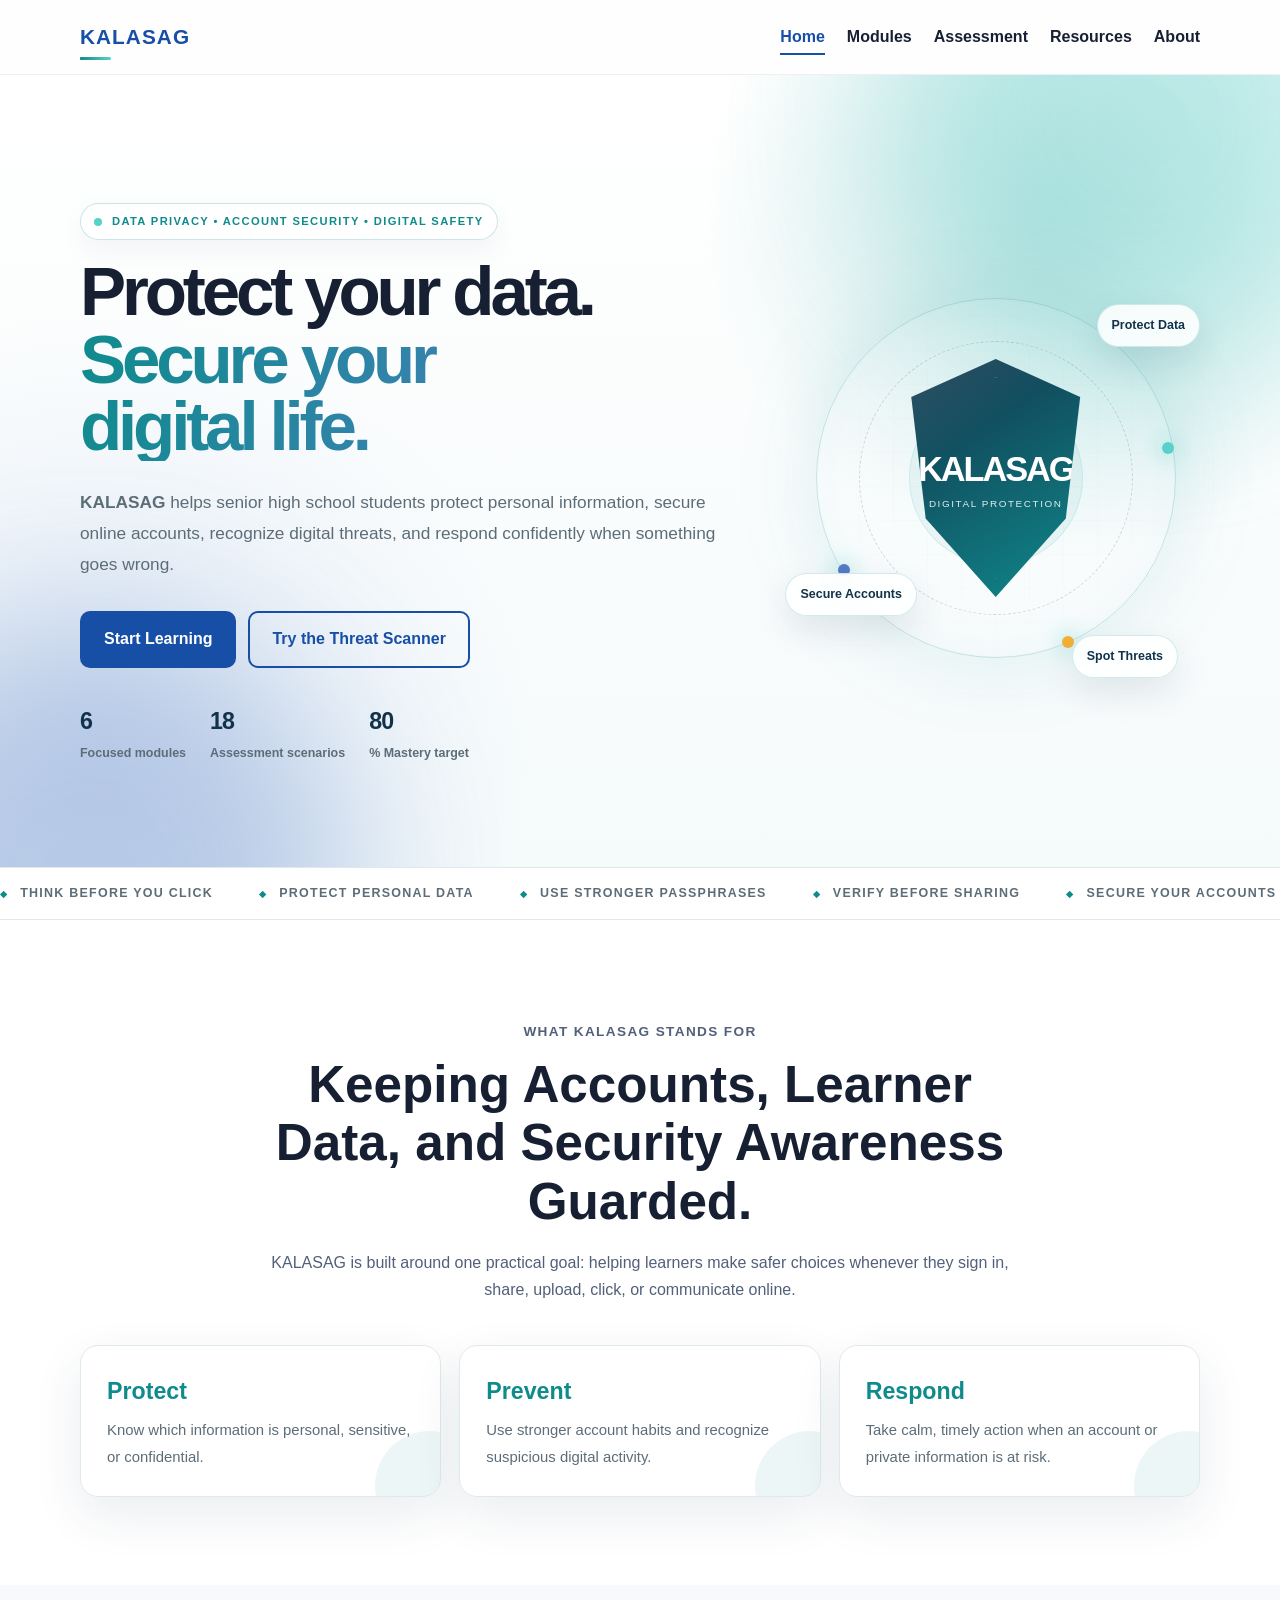
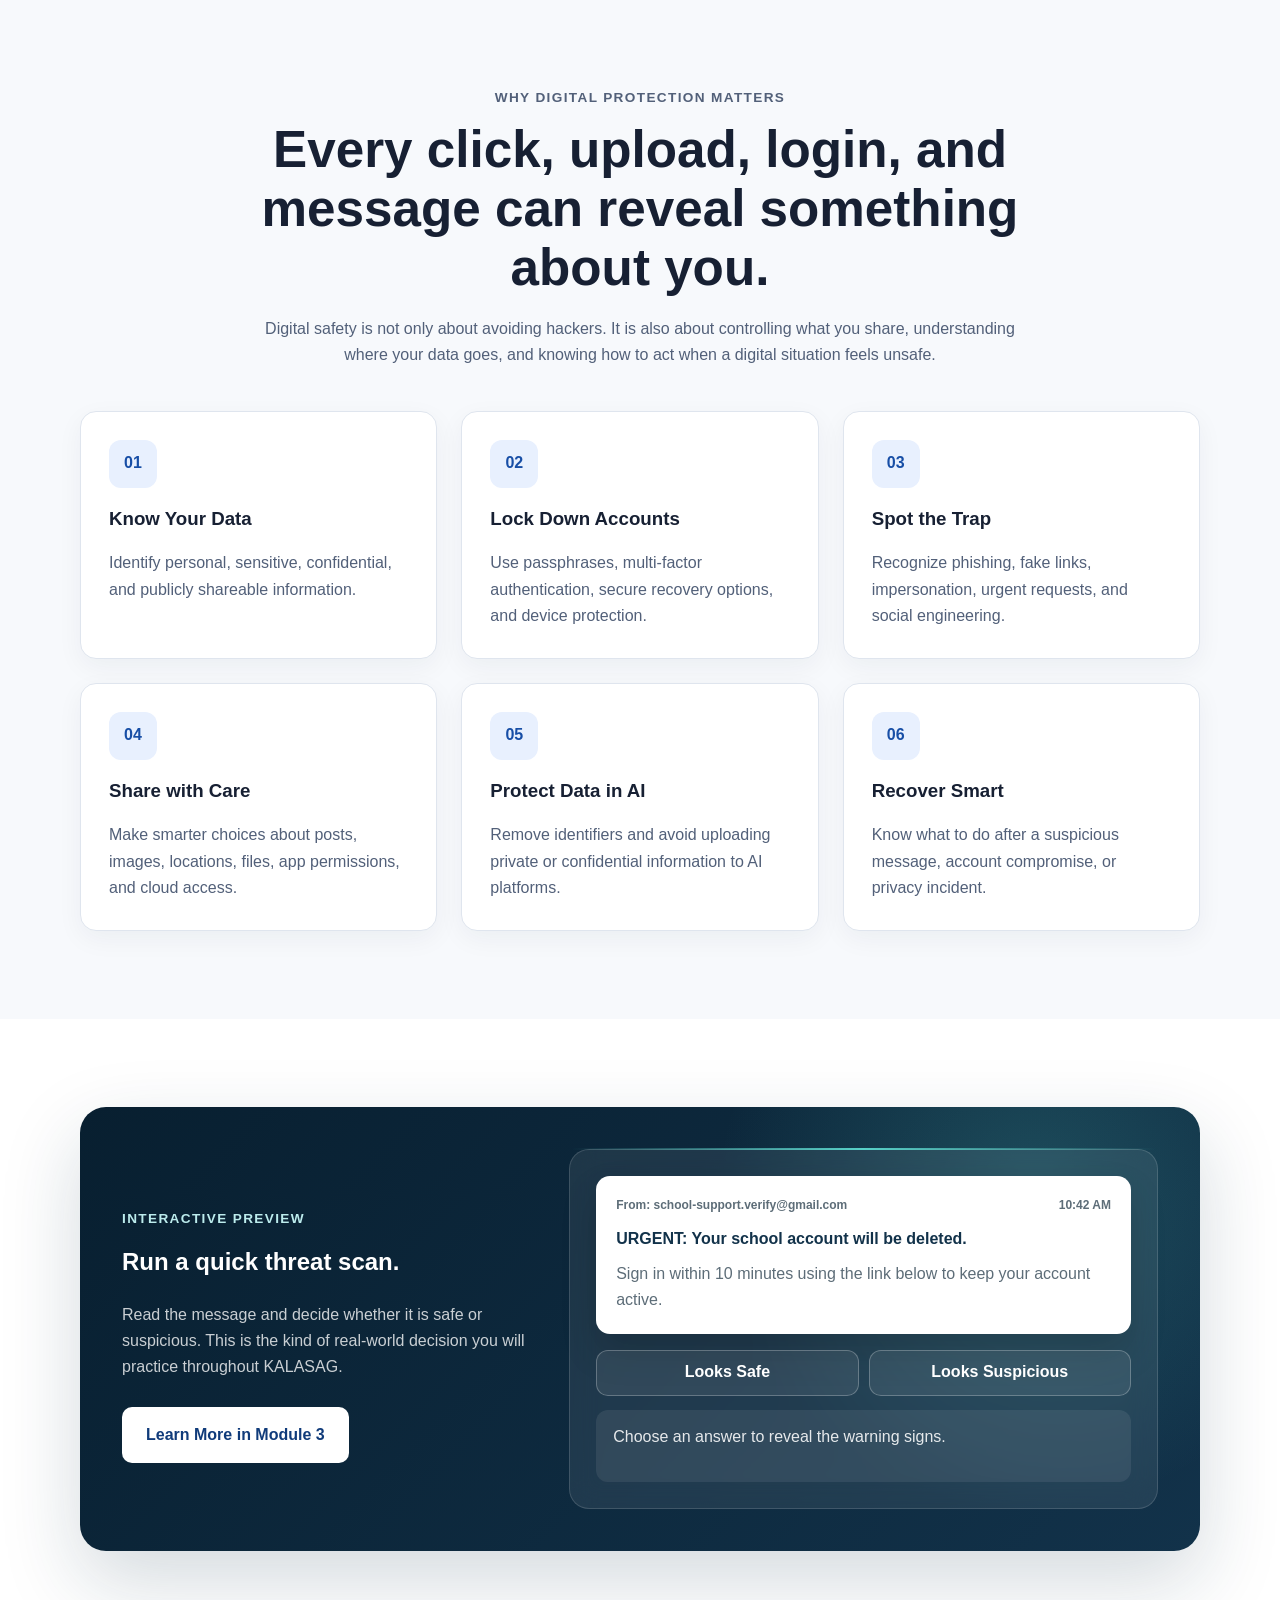
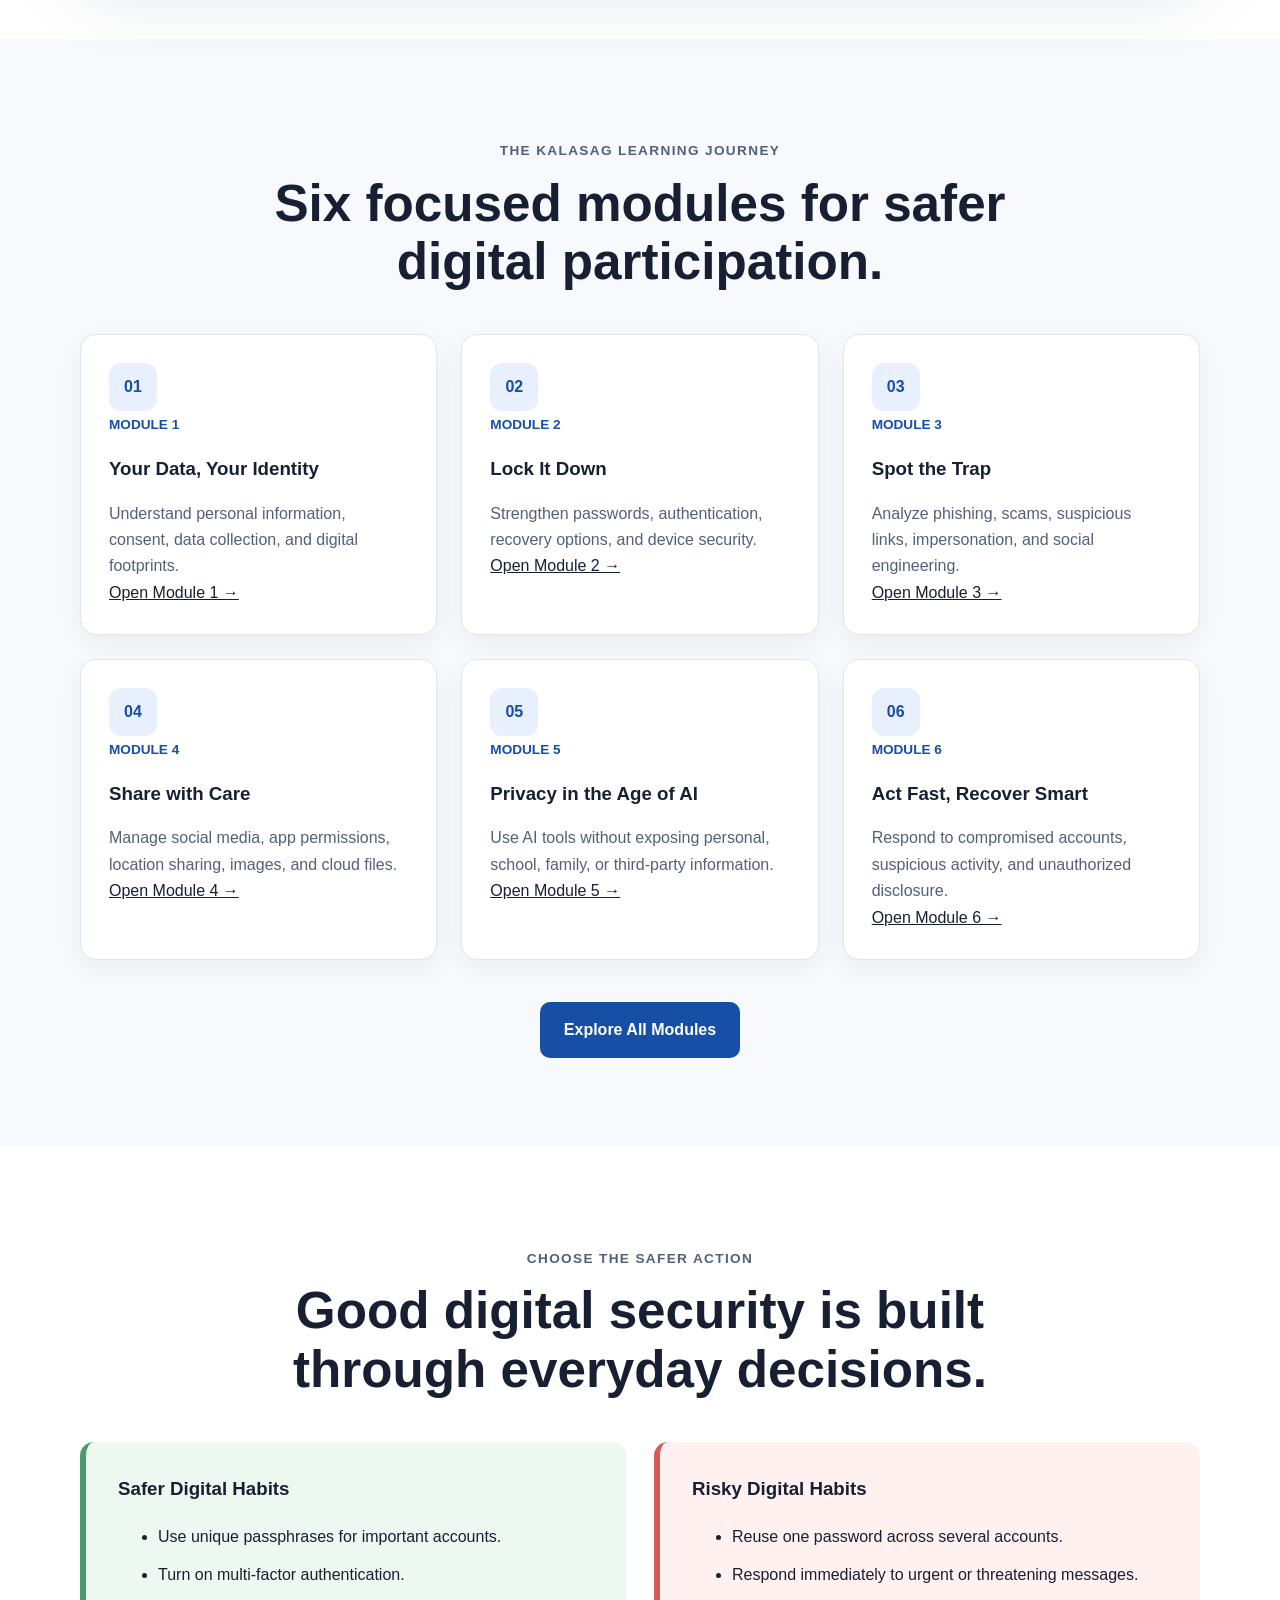
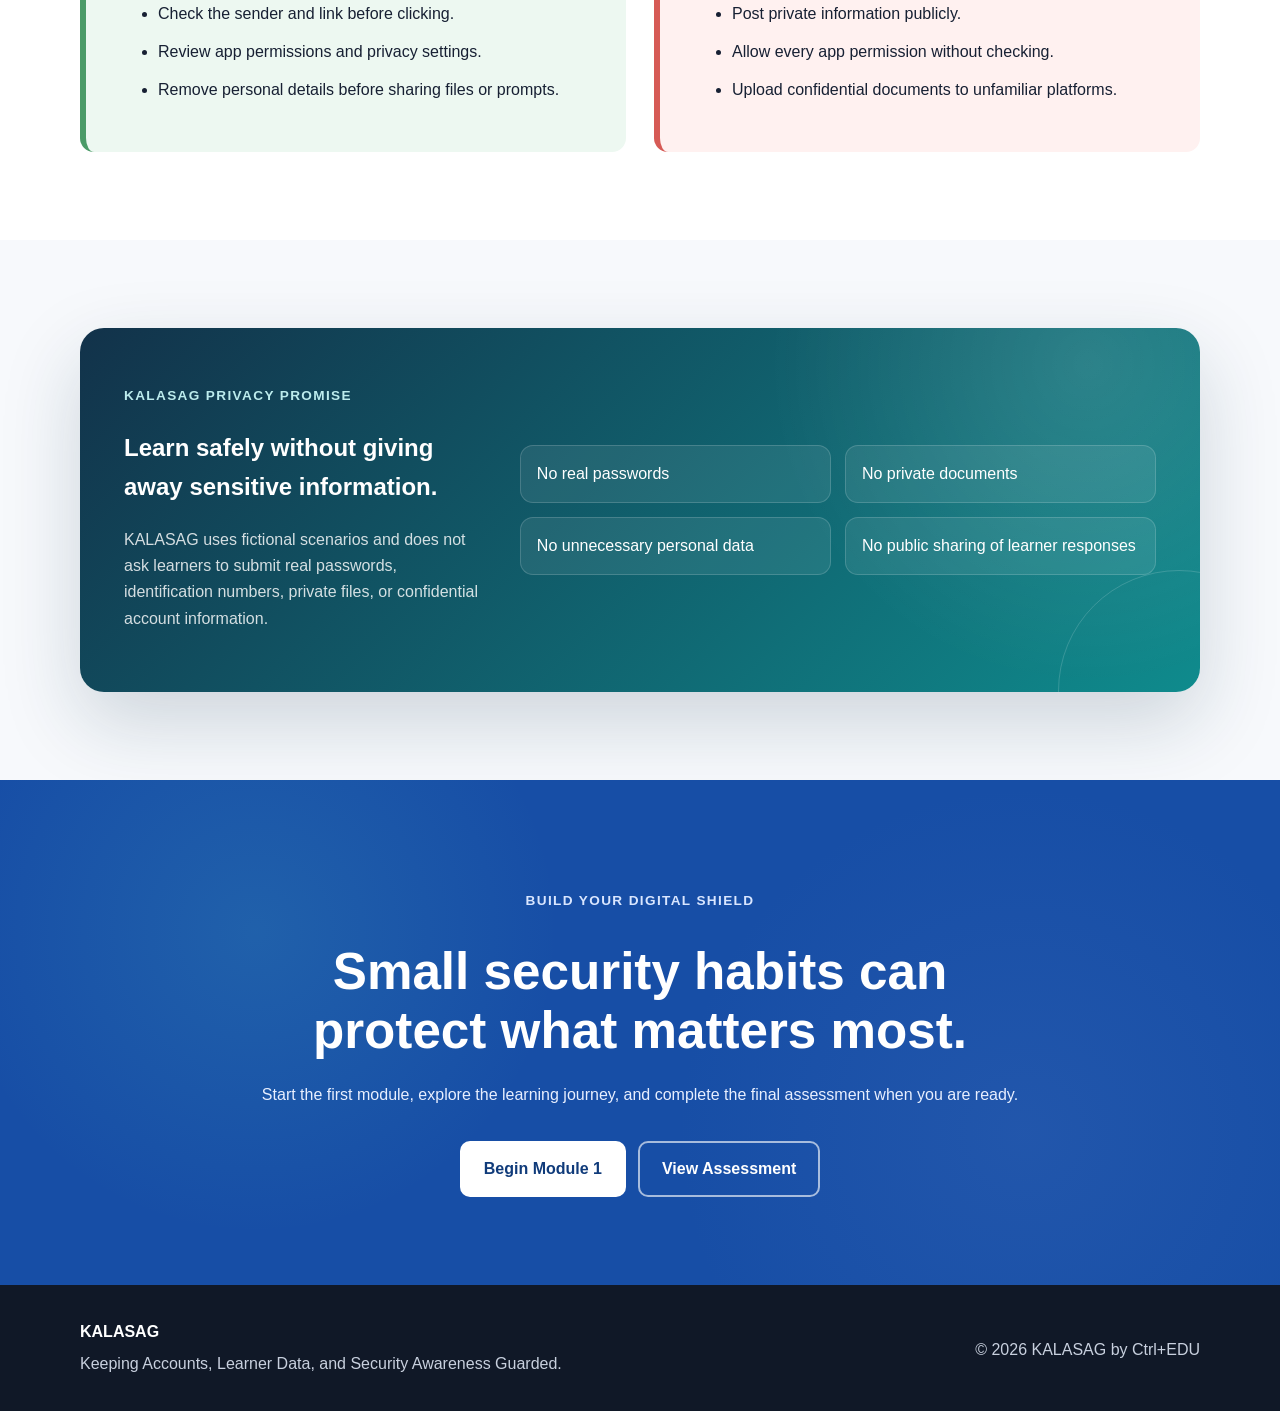
<file: index.html>
<!DOCTYPE html>
<html lang="en">
<head>
    <meta charset="UTF-8">
    <meta name="viewport" content="width=device-width, initial-scale=1.0">

    <meta
        name="description"
        content="KALASAG is a mobile-first learning website that helps senior high school students protect personal data, secure online accounts, recognize digital threats, and respond safely to privacy incidents."
    >

    <title>KALASAG | Protect Your Data. Secure Your Digital Life.</title>

    <link rel="stylesheet" href="css/style.css">

    <style>
        :root {
            --kalasag-navy: #12324a;
            --kalasag-deep: #081f30;
            --kalasag-teal: #0f8b8d;
            --kalasag-aqua: #58d1c8;
            --kalasag-blue: #527cc5;
            --kalasag-gold: #f2b134;
            --kalasag-coral: #d96b65;
            --kalasag-pale: #f4f8f9;
            --kalasag-border: #dfe8eb;
            --kalasag-muted: #5d6d78;
            --shadow-soft: 0 18px 50px rgba(18, 50, 74, .09);
            --shadow-strong: 0 30px 80px rgba(18, 50, 74, .18);
        }

        html {
            scroll-behavior: smooth;
        }

        body {
            overflow-x: hidden;
        }

        /* ---------- Global motion ---------- */

        .reveal {
            opacity: 0;
            transform: translateY(34px);
            transition:
                opacity .75s cubic-bezier(.2,.8,.2,1),
                transform .75s cubic-bezier(.2,.8,.2,1);
        }

        .reveal.is-visible {
            opacity: 1;
            transform: translateY(0);
        }

        .reveal-delay-1 { transition-delay: .08s; }
        .reveal-delay-2 { transition-delay: .16s; }
        .reveal-delay-3 { transition-delay: .24s; }

        /* ---------- Header ---------- */

        .site-header {
            background: rgba(255,255,255,.82);
            backdrop-filter: blur(18px);
            border-bottom: 1px solid rgba(18,50,74,.07);
        }

        .logo {
            position: relative;
            letter-spacing: .05em;
        }

        .logo::after {
            content: "";
            position: absolute;
            left: 0;
            bottom: -6px;
            width: 100%;
            height: 3px;
            border-radius: 999px;
            background: linear-gradient(90deg, var(--kalasag-teal), var(--kalasag-aqua));
            transform: scaleX(.28);
            transform-origin: left;
            transition: transform .3s ease;
        }

        .logo:hover::after {
            transform: scaleX(1);
        }

        /* ---------- Hero ---------- */

        .hero {
            position: relative;
            min-height: 88vh;
            display: grid;
            align-items: center;
            padding: 86px 0 72px;
            isolation: isolate;
            overflow: hidden;
            background:
                radial-gradient(circle at 82% 18%, rgba(15,139,141,.20), transparent 28%),
                radial-gradient(circle at 8% 84%, rgba(82,124,197,.12), transparent 32%),
                linear-gradient(180deg, #ffffff 0%, #f5fafb 100%);
        }

        .hero::before,
        .hero::after {
            content: "";
            position: absolute;
            z-index: -2;
            width: 520px;
            height: 520px;
            border-radius: 50%;
            filter: blur(80px);
            opacity: .32;
            animation: floatBlob 12s ease-in-out infinite alternate;
        }

        .hero::before {
            top: -210px;
            right: -120px;
            background: var(--kalasag-aqua);
        }

        .hero::after {
            bottom: -270px;
            left: -170px;
            background: var(--kalasag-blue);
            animation-delay: -5s;
        }

        .hero-grid {
            grid-template-columns: minmax(0, 1.12fr) minmax(320px, .72fr);
            gap: 76px;
            align-items: center;
        }

        .hero-content {
            max-width: 760px;
        }

        .hero .eyebrow {
            display: inline-flex;
            align-items: center;
            gap: 10px;
            margin-bottom: 18px;
            padding: 8px 13px;
            border: 1px solid rgba(15,139,141,.22);
            border-radius: 999px;
            background: rgba(255,255,255,.72);
            backdrop-filter: blur(14px);
            color: var(--kalasag-teal);
            font-size: .7rem;
            font-weight: 900;
            letter-spacing: .12em;
            text-transform: uppercase;
            box-shadow: 0 10px 26px rgba(18,50,74,.05);
        }

        .hero .eyebrow::before {
            content: "";
            width: 8px;
            height: 8px;
            border-radius: 50%;
            background: var(--kalasag-aqua);
            box-shadow: 0 0 0 0 rgba(88,209,200,.5);
            animation: pulseDot 2s infinite;
        }

        .hero h1 {
            max-width: 760px;
            margin: 0;
            font-size: clamp(2.65rem, 5.4vw, 5.15rem);
            line-height: .98;
            letter-spacing: -.06em;
            text-wrap: balance;
        }

        .hero h1 .hero-accent {
            display: inline-block;
            color: transparent;
            background: linear-gradient(110deg, var(--kalasag-teal), var(--kalasag-blue), var(--kalasag-teal));
            background-size: 200% auto;
            -webkit-background-clip: text;
            background-clip: text;
            animation: textShimmer 6s linear infinite;
        }

        .hero-description {
            max-width: 660px;
            margin: 26px 0 0;
            color: var(--kalasag-muted);
            font-size: clamp(1rem, 1.35vw, 1.16rem);
            line-height: 1.78;
        }

        .hero-actions {
            display: flex;
            flex-wrap: wrap;
            gap: 12px;
            margin-top: 32px;
        }

        .hero-actions .button {
            position: relative;
            overflow: hidden;
            transition: transform .25s ease, box-shadow .25s ease;
        }

        .hero-actions .button:hover {
            transform: translateY(-3px);
            box-shadow: 0 15px 30px rgba(18,50,74,.13);
        }

        .hero-actions .primary-button::after {
            content: "";
            position: absolute;
            inset: 0;
            background: linear-gradient(110deg, transparent 20%, rgba(255,255,255,.35), transparent 80%);
            transform: translateX(-130%);
            transition: transform .7s ease;
        }

        .hero-actions .primary-button:hover::after {
            transform: translateX(130%);
        }

        .hero-metrics {
            display: flex;
            flex-wrap: wrap;
            gap: 24px;
            margin-top: 34px;
        }

        .hero-metric strong {
            display: block;
            color: var(--kalasag-navy);
            font-size: 1.45rem;
            letter-spacing: -.04em;
        }

        .hero-metric span {
            display: block;
            margin-top: 3px;
            color: var(--kalasag-muted);
            font-size: .78rem;
            font-weight: 750;
        }

        /* ---------- Shield visual ---------- */

        .hero-card.kalasag-visual {
            position: relative;
            min-height: 460px;
            display: grid;
            place-items: center;
            padding: 30px;
            border: 0;
            background: transparent;
            box-shadow: none;
            perspective: 900px;
        }

        .visual-grid {
            position: absolute;
            inset: 0;
            opacity: .32;
            background-image:
                linear-gradient(rgba(15,139,141,.08) 1px, transparent 1px),
                linear-gradient(90deg, rgba(15,139,141,.08) 1px, transparent 1px);
            background-size: 34px 34px;
            mask-image: radial-gradient(circle at center, #000 24%, transparent 72%);
        }

        .shield-ring,
        .shield-ring::before,
        .shield-ring::after {
            position: absolute;
            border-radius: 50%;
            content: "";
        }

        .shield-ring {
            width: 360px;
            height: 360px;
            border: 1px solid rgba(15,139,141,.22);
            box-shadow:
                0 0 90px rgba(15,139,141,.12),
                inset 0 0 60px rgba(15,139,141,.04);
            animation: slowSpin 20s linear infinite;
        }

        .shield-ring::before {
            inset: 42px;
            border: 1px dashed rgba(18,50,74,.18);
            animation: reverseSpin 14s linear infinite;
        }

        .shield-ring::after {
            inset: 92px;
            border: 1px solid rgba(88,209,200,.20);
            background: rgba(15,139,141,.06);
        }

        .orbit-dot {
            position: absolute;
            z-index: 1;
            width: 12px;
            height: 12px;
            border-radius: 50%;
            background: var(--kalasag-aqua);
            box-shadow: 0 0 22px var(--kalasag-aqua);
        }

        .orbit-dot.one { transform: translate(172px, -30px); }
        .orbit-dot.two { transform: translate(-152px, 92px); background: var(--kalasag-blue); }
        .orbit-dot.three { transform: translate(72px, 164px); background: var(--kalasag-gold); }

        .shield-mark {
            position: relative;
            z-index: 2;
            width: 206px;
            height: 238px;
            display: grid;
            place-items: center;
            text-align: center;
            color: #ffffff;
            background:
                linear-gradient(145deg, rgba(255,255,255,.14), transparent 35%),
                linear-gradient(150deg, var(--kalasag-navy) 0%, var(--kalasag-teal) 100%);
            clip-path: polygon(50% 0%, 91% 16%, 84% 67%, 50% 100%, 16% 67%, 9% 16%);
            filter: drop-shadow(0 30px 42px rgba(18,50,74,.30));
            transition: transform .18s ease-out;
            animation: shieldFloat 5s ease-in-out infinite;
        }

        .shield-mark::before {
            content: "";
            position: absolute;
            inset: 18px;
            border: 1px solid rgba(255,255,255,.18);
            clip-path: inherit;
        }

        .shield-mark strong {
            position: relative;
            display: block;
            margin-top: 8px;
            font-size: 2.15rem;
            line-height: 1;
            letter-spacing: -.06em;
        }

        .shield-mark span {
            position: relative;
            display: block;
            margin-top: 9px;
            font-size: .62rem;
            letter-spacing: .16em;
            text-transform: uppercase;
            opacity: .88;
        }

        .security-chip {
            position: absolute;
            z-index: 3;
            padding: 10px 14px;
            border: 1px solid rgba(15,139,141,.18);
            border-radius: 999px;
            background: rgba(255,255,255,.88);
            box-shadow: 0 14px 34px rgba(18,50,74,.10);
            color: var(--kalasag-navy);
            font-size: .78rem;
            font-weight: 800;
            backdrop-filter: blur(14px);
            animation: chipFloat 4.5s ease-in-out infinite;
        }

        .security-chip.one { top: 56px; right: 0; }
        .security-chip.two { bottom: 92px; left: -6px; animation-delay: -1.4s; }
        .security-chip.three { bottom: 30px; right: 22px; animation-delay: -2.5s; }

        /* ---------- Moving trust strip ---------- */

        .trust-strip {
            overflow: hidden;
            border-top: 1px solid var(--kalasag-border);
            border-bottom: 1px solid var(--kalasag-border);
            background: #ffffff;
        }

        .trust-track {
            width: max-content;
            display: flex;
            gap: 46px;
            padding: 15px 0;
            animation: marquee 24s linear infinite;
        }

        .trust-track span {
            color: var(--kalasag-muted);
            font-size: .78rem;
            font-weight: 850;
            letter-spacing: .1em;
            text-transform: uppercase;
        }

        .trust-track span::before {
            content: "◆";
            margin-right: 12px;
            color: var(--kalasag-teal);
            font-size: .56rem;
        }

        /* ---------- Impact ---------- */

        .impact-strip {
            display: grid;
            grid-template-columns: repeat(3, 1fr);
            gap: 18px;
            margin-top: 32px;
        }

        .impact-item {
            position: relative;
            overflow: hidden;
            padding: 26px;
            border: 1px solid var(--kalasag-border);
            border-radius: 18px;
            background: rgba(255,255,255,.92);
            box-shadow: var(--shadow-soft);
            transition: transform .25s ease, border-color .25s ease;
        }

        .impact-item::after {
            content: "";
            position: absolute;
            width: 110px;
            height: 110px;
            right: -45px;
            bottom: -45px;
            border-radius: 50%;
            background: rgba(15,139,141,.08);
            transition: transform .35s ease;
        }

        .impact-item:hover {
            transform: translateY(-6px);
            border-color: rgba(15,139,141,.32);
        }

        .impact-item:hover::after {
            transform: scale(1.35);
        }

        .impact-item strong {
            display: block;
            margin-bottom: 7px;
            color: var(--kalasag-teal);
            font-size: 1.45rem;
        }

        .impact-item span {
            color: var(--kalasag-muted);
            font-size: .93rem;
            line-height: 1.55;
        }

        /* ---------- Benefit and module cards ---------- */

        .benefit-card,
        .module-preview {
            position: relative;
            overflow: hidden;
            transform-style: preserve-3d;
            transition:
                transform .18s ease-out,
                border-color .25s ease,
                box-shadow .25s ease;
        }

        .benefit-card::before,
        .module-preview::before {
            content: "";
            position: absolute;
            inset: 0;
            pointer-events: none;
            opacity: 0;
            background:
                radial-gradient(
                    420px circle at var(--mouse-x, 50%) var(--mouse-y, 50%),
                    rgba(88,209,200,.16),
                    transparent 42%
                );
            transition: opacity .25s ease;
        }

        .benefit-card:hover::before,
        .module-preview:hover::before {
            opacity: 1;
        }

        .benefit-card:hover,
        .module-preview:hover {
            border-color: rgba(15,139,141,.34);
            box-shadow: 0 26px 58px rgba(18,50,74,.12);
        }

        .benefit-card > *,
        .module-preview > * {
            position: relative;
            z-index: 2;
        }

        .module-preview a {
            display: inline-flex;
            align-items: center;
            gap: 8px;
            transition: gap .22s ease;
        }

        .module-preview a:hover {
            gap: 13px;
        }

        /* ---------- Interactive scanner ---------- */

        .scanner-wrap {
            position: relative;
            overflow: hidden;
            display: grid;
            grid-template-columns: .82fr 1.18fr;
            gap: 38px;
            align-items: center;
            padding: 42px;
            border-radius: 26px;
            background:
                radial-gradient(circle at 85% 20%, rgba(88,209,200,.20), transparent 31%),
                linear-gradient(135deg, var(--kalasag-deep), var(--kalasag-navy));
            color: #ffffff;
            box-shadow: var(--shadow-strong);
        }

        .scanner-copy h2 {
            margin-top: 10px;
            color: #ffffff;
        }

        .scanner-copy p {
            color: rgba(255,255,255,.78);
        }

        .scanner-copy .eyebrow {
            color: #bceced;
        }

        .scanner-panel {
            position: relative;
            padding: 26px;
            border: 1px solid rgba(255,255,255,.14);
            border-radius: 20px;
            background: rgba(255,255,255,.08);
            backdrop-filter: blur(14px);
        }

        .scanner-panel::before {
            content: "";
            position: absolute;
            left: 0;
            right: 0;
            top: -2px;
            height: 2px;
            background: linear-gradient(90deg, transparent, var(--kalasag-aqua), transparent);
            animation: scannerLine 2.8s linear infinite;
        }

        .message-card {
            padding: 20px;
            border-radius: 14px;
            background: #ffffff;
            color: var(--kalasag-navy);
            box-shadow: 0 18px 36px rgba(0,0,0,.16);
        }

        .message-meta {
            display: flex;
            justify-content: space-between;
            gap: 12px;
            margin-bottom: 11px;
            color: var(--kalasag-muted);
            font-size: .75rem;
            font-weight: 800;
        }

        .message-card strong {
            display: block;
            margin-bottom: 8px;
        }

        .scanner-actions {
            display: grid;
            grid-template-columns: 1fr 1fr;
            gap: 10px;
            margin-top: 16px;
        }

        .scanner-button {
            min-height: 46px;
            border: 1px solid rgba(255,255,255,.25);
            border-radius: 12px;
            background: rgba(255,255,255,.08);
            color: #ffffff;
            font: inherit;
            font-weight: 850;
            cursor: pointer;
            transition: transform .2s ease, background .2s ease;
        }

        .scanner-button:hover {
            transform: translateY(-2px);
            background: rgba(255,255,255,.14);
        }

        .scanner-feedback {
            min-height: 72px;
            margin-top: 14px;
            padding: 15px 17px;
            border-radius: 12px;
            background: rgba(255,255,255,.08);
            color: rgba(255,255,255,.88);
            line-height: 1.5;
        }

        .scanner-feedback.good {
            background: rgba(88,209,200,.18);
            color: #d8fffa;
        }

        .scanner-feedback.alert {
            background: rgba(217,107,101,.18);
            color: #ffe4e1;
        }

        /* ---------- Comparison ---------- */

        .comparison-card {
            transition: transform .25s ease, box-shadow .25s ease;
        }

        .comparison-card:hover {
            transform: translateY(-5px);
            box-shadow: var(--shadow-soft);
        }

        /* ---------- Privacy banner ---------- */

        .privacy-banner {
            position: relative;
            overflow: hidden;
            display: grid;
            grid-template-columns: .72fr 1.28fr;
            gap: 38px;
            align-items: center;
            padding: 44px;
            border-radius: 24px;
            background:
                radial-gradient(circle at 90% 10%, rgba(255,255,255,.12), transparent 30%),
                linear-gradient(135deg, var(--kalasag-navy), var(--kalasag-teal));
            color: #ffffff;
            box-shadow: var(--shadow-strong);
        }

        .privacy-banner::after {
            content: "";
            position: absolute;
            width: 240px;
            height: 240px;
            right: -100px;
            bottom: -120px;
            border: 1px solid rgba(255,255,255,.16);
            border-radius: 50%;
        }

        .privacy-banner h2 {
            color: #ffffff;
        }

        .privacy-banner p {
            color: rgba(255,255,255,.82);
        }

        .privacy-banner .eyebrow {
            color: #bceced;
        }

        .privacy-list {
            position: relative;
            z-index: 2;
            display: grid;
            grid-template-columns: repeat(2, minmax(0, 1fr));
            gap: 14px;
            margin: 0;
            padding: 0;
            list-style: none;
        }

        .privacy-list li {
            padding: 15px 16px;
            border: 1px solid rgba(255,255,255,.16);
            border-radius: 13px;
            background: rgba(255,255,255,.08);
            transition: transform .22s ease, background .22s ease;
        }

        .privacy-list li:hover {
            transform: translateY(-3px);
            background: rgba(255,255,255,.13);
        }

        /* ---------- CTA ---------- */

        .call-to-action {
            position: relative;
            overflow: hidden;
        }

        .call-to-action::before {
            content: "";
            position: absolute;
            inset: 0;
            pointer-events: none;
            background:
                radial-gradient(circle at 20% 30%, rgba(88,209,200,.14), transparent 28%),
                radial-gradient(circle at 80% 70%, rgba(82,124,197,.18), transparent 32%);
        }

        .call-to-action-content {
            position: relative;
            z-index: 2;
        }

        /* ---------- Keyframes ---------- */

        @keyframes floatBlob {
            from { transform: translate3d(-20px, -8px, 0) scale(.96); }
            to { transform: translate3d(34px, 22px, 0) scale(1.06); }
        }

        @keyframes pulseDot {
            0% { box-shadow: 0 0 0 0 rgba(88,209,200,.45); }
            70% { box-shadow: 0 0 0 9px rgba(88,209,200,0); }
            100% { box-shadow: 0 0 0 0 rgba(88,209,200,0); }
        }

        @keyframes textShimmer {
            to { background-position: 200% center; }
        }

        @keyframes slowSpin {
            to { transform: rotate(360deg); }
        }

        @keyframes reverseSpin {
            to { transform: rotate(-360deg); }
        }

        @keyframes shieldFloat {
            0%, 100% { transform: translateY(0); }
            50% { transform: translateY(-10px); }
        }

        @keyframes chipFloat {
            0%, 100% { transform: translateY(0); }
            50% { transform: translateY(-7px); }
        }

        @keyframes marquee {
            to { transform: translateX(-50%); }
        }

        @keyframes scannerLine {
            0% { transform: translateX(-100%); }
            100% { transform: translateX(100%); }
        }

        /* ---------- Responsive ---------- */

        @media (max-width: 960px) {
            .hero {
                min-height: auto;
                padding: 68px 0;
            }

            .hero-grid,
            .scanner-wrap {
                grid-template-columns: 1fr;
                gap: 42px;
            }

            .hero-card.kalasag-visual {
                min-height: 390px;
            }

            .privacy-banner {
                grid-template-columns: 1fr;
            }
        }

        @media (max-width: 720px) {
            .hero h1 {
                font-size: clamp(2.5rem, 13vw, 4rem);
            }

            .hero-metrics {
                gap: 18px;
            }

            .impact-strip {
                grid-template-columns: 1fr;
            }

            .scanner-wrap {
                padding: 30px 22px;
            }

            .privacy-list {
                grid-template-columns: 1fr;
            }

            .privacy-banner {
                padding: 32px 22px;
            }
        }

        @media (max-width: 560px) {
            .hero {
                padding-top: 54px;
            }

            .hero-actions .button {
                width: 100%;
                text-align: center;
            }

            .hero-card.kalasag-visual {
                min-height: 320px;
            }

            .shield-ring {
                width: 280px;
                height: 280px;
            }

            .shield-mark {
                width: 172px;
                height: 198px;
            }

            .security-chip {
                font-size: .68rem;
            }

            .security-chip.one { top: 38px; right: 0; }
            .security-chip.two { bottom: 72px; left: 0; }
            .security-chip.three { bottom: 24px; right: 2px; }

            .scanner-actions {
                grid-template-columns: 1fr;
            }
        }

        @media (prefers-reduced-motion: reduce) {
            *,
            *::before,
            *::after {
                scroll-behavior: auto !important;
                animation-duration: .01ms !important;
                animation-iteration-count: 1 !important;
                transition-duration: .01ms !important;
            }

            .reveal {
                opacity: 1;
                transform: none;
            }
        }
    </style>
</head>

<body>
<header class="site-header">
    <nav class="container navigation">
        <a class="logo" href="index.html" aria-label="KALASAG home">
            KALASAG
        </a>

        <button
            class="menu-button"
            id="menuButton"
            type="button"
            aria-label="Open navigation menu"
            aria-expanded="false"
            aria-controls="navLinks"
        >
            ☰
        </button>

        <ul class="nav-links" id="navLinks">
            <li><a class="active" href="index.html">Home</a></li>
            <li><a href="modules.html">Modules</a></li>
            <li><a href="assessment.html">Assessment</a></li>
            <li><a href="resources.html">Resources</a></li>
            <li><a href="about.html">About</a></li>
        </ul>
    </nav>
</header>

<main>
    <section class="hero">
        <div class="container hero-grid">
            <div class="hero-content reveal is-visible">
                <p class="eyebrow">
                    Data Privacy • Account Security • Digital Safety
                </p>

                <h1>
                    Protect your data.
                    <span class="hero-accent">Secure your digital life.</span>
                </h1>

                <p class="hero-description">
                    <strong>KALASAG</strong> helps senior high school students protect
                    personal information, secure online accounts, recognize digital
                    threats, and respond confidently when something goes wrong.
                </p>

                <div class="hero-actions">
                    <a class="button primary-button" href="module1.html">
                        Start Learning
                    </a>

                    <a class="button secondary-button" href="#threat-scanner">
                        Try the Threat Scanner
                    </a>
                </div>

                <div class="hero-metrics" aria-label="KALASAG learning experience highlights">
                    <div class="hero-metric">
                        <strong class="counter" data-target="6">0</strong>
                        <span>Focused modules</span>
                    </div>

                    <div class="hero-metric">
                        <strong class="counter" data-target="18">0</strong>
                        <span>Assessment scenarios</span>
                    </div>

                    <div class="hero-metric">
                        <strong class="counter" data-target="80">0</strong>
                        <span>% Mastery target</span>
                    </div>
                </div>
            </div>

            <div
                class="hero-card kalasag-visual reveal reveal-delay-1 is-visible"
                id="shieldVisual"
                aria-label="KALASAG digital protection framework"
            >
                <div class="visual-grid"></div>
                <div class="shield-ring"></div>

                <span class="orbit-dot one"></span>
                <span class="orbit-dot two"></span>
                <span class="orbit-dot three"></span>

                <div class="shield-mark" id="shieldMark">
                    <div>
                        <strong>KALASAG</strong>
                        <span>Digital Protection</span>
                    </div>
                </div>

                <span class="security-chip one">Protect Data</span>
                <span class="security-chip two">Secure Accounts</span>
                <span class="security-chip three">Spot Threats</span>
            </div>
        </div>
    </section>

    <div class="trust-strip" aria-hidden="true">
        <div class="trust-track">
            <span>Think before you click</span>
            <span>Protect personal data</span>
            <span>Use stronger passphrases</span>
            <span>Verify before sharing</span>
            <span>Secure your accounts</span>
            <span>Act fast when something goes wrong</span>
            <span>Think before you click</span>
            <span>Protect personal data</span>
            <span>Use stronger passphrases</span>
            <span>Verify before sharing</span>
            <span>Secure your accounts</span>
            <span>Act fast when something goes wrong</span>
        </div>
    </div>

    <section class="section alternate-section" id="why-kalasag">
        <div class="container">
            <div class="section-heading centered-heading reveal">
                <p class="eyebrow">What KALASAG Stands For</p>

                <h2>
                    Keeping Accounts, Learner Data, and Security Awareness Guarded.
                </h2>

                <p>
                    KALASAG is built around one practical goal: helping learners
                    make safer choices whenever they sign in, share, upload, click,
                    or communicate online.
                </p>
            </div>

            <div class="impact-strip">
                <article class="impact-item reveal">
                    <strong>Protect</strong>
                    <span>
                        Know which information is personal, sensitive, or confidential.
                    </span>
                </article>

                <article class="impact-item reveal reveal-delay-1">
                    <strong>Prevent</strong>
                    <span>
                        Use stronger account habits and recognize suspicious digital activity.
                    </span>
                </article>

                <article class="impact-item reveal reveal-delay-2">
                    <strong>Respond</strong>
                    <span>
                        Take calm, timely action when an account or private information is at risk.
                    </span>
                </article>
            </div>
        </div>
    </section>

    <section class="section">
        <div class="container">
            <div class="section-heading centered-heading reveal">
                <p class="eyebrow">Why Digital Protection Matters</p>

                <h2>
                    Every click, upload, login, and message can reveal something about you.
                </h2>

                <p>
                    Digital safety is not only about avoiding hackers. It is also
                    about controlling what you share, understanding where your data
                    goes, and knowing how to act when a digital situation feels unsafe.
                </p>
            </div>

            <div class="card-grid">
                <article class="benefit-card reveal tilt-card">
                    <div class="card-icon" aria-hidden="true">01</div>
                    <h3>Know Your Data</h3>
                    <p>
                        Identify personal, sensitive, confidential, and publicly
                        shareable information.
                    </p>
                </article>

                <article class="benefit-card reveal reveal-delay-1 tilt-card">
                    <div class="card-icon" aria-hidden="true">02</div>
                    <h3>Lock Down Accounts</h3>
                    <p>
                        Use passphrases, multi-factor authentication, secure recovery
                        options, and device protection.
                    </p>
                </article>

                <article class="benefit-card reveal reveal-delay-2 tilt-card">
                    <div class="card-icon" aria-hidden="true">03</div>
                    <h3>Spot the Trap</h3>
                    <p>
                        Recognize phishing, fake links, impersonation, urgent requests,
                        and social engineering.
                    </p>
                </article>

                <article class="benefit-card reveal tilt-card">
                    <div class="card-icon" aria-hidden="true">04</div>
                    <h3>Share with Care</h3>
                    <p>
                        Make smarter choices about posts, images, locations, files,
                        app permissions, and cloud access.
                    </p>
                </article>

                <article class="benefit-card reveal reveal-delay-1 tilt-card">
                    <div class="card-icon" aria-hidden="true">05</div>
                    <h3>Protect Data in AI</h3>
                    <p>
                        Remove identifiers and avoid uploading private or confidential
                        information to AI platforms.
                    </p>
                </article>

                <article class="benefit-card reveal reveal-delay-2 tilt-card">
                    <div class="card-icon" aria-hidden="true">06</div>
                    <h3>Recover Smart</h3>
                    <p>
                        Know what to do after a suspicious message, account compromise,
                        or privacy incident.
                    </p>
                </article>
            </div>
        </div>
    </section>

    <section class="section alternate-section" id="threat-scanner">
        <div class="container">
            <div class="scanner-wrap reveal">
                <div class="scanner-copy">
                    <p class="eyebrow">Interactive Preview</p>

                    <h2>Run a quick threat scan.</h2>

                    <p>
                        Read the message and decide whether it is safe or suspicious.
                        This is the kind of real-world decision you will practice
                        throughout KALASAG.
                    </p>

                    <a
                        class="button light-button"
                        href="module3.html"
                        style="margin-top:10px;"
                    >
                        Learn More in Module 3
                    </a>
                </div>

                <div class="scanner-panel">
                    <div class="message-card">
                        <div class="message-meta">
                            <span>From: school-support.verify@gmail.com</span>
                            <span>10:42 AM</span>
                        </div>

                        <strong>URGENT: Your school account will be deleted.</strong>

                        <p style="margin:0;color:var(--kalasag-muted);">
                            Sign in within 10 minutes using the link below to keep
                            your account active.
                        </p>
                    </div>

                    <div class="scanner-actions">
                        <button class="scanner-button" type="button" data-scan="safe">
                            Looks Safe
                        </button>

                        <button class="scanner-button" type="button" data-scan="suspicious">
                            Looks Suspicious
                        </button>
                    </div>

                    <div
                        class="scanner-feedback"
                        id="scannerFeedback"
                        aria-live="polite"
                    >
                        Choose an answer to reveal the warning signs.
                    </div>
                </div>
            </div>
        </div>
    </section>

    <section class="section">
        <div class="container">
            <div class="section-heading centered-heading reveal">
                <p class="eyebrow">The KALASAG Learning Journey</p>

                <h2>
                    Six focused modules for safer digital participation.
                </h2>
            </div>

            <div class="module-preview-grid">
                <article class="module-preview reveal tilt-card">
                    <div class="card-icon" aria-hidden="true">01</div>
                    <span class="module-number">Module 1</span>
                    <h3>Your Data, Your Identity</h3>
                    <p>
                        Understand personal information, consent, data collection,
                        and digital footprints.
                    </p>
                    <a href="module1.html">Open Module 1 →</a>
                </article>

                <article class="module-preview reveal reveal-delay-1 tilt-card">
                    <div class="card-icon" aria-hidden="true">02</div>
                    <span class="module-number">Module 2</span>
                    <h3>Lock It Down</h3>
                    <p>
                        Strengthen passwords, authentication, recovery options,
                        and device security.
                    </p>
                    <a href="module2.html">Open Module 2 →</a>
                </article>

                <article class="module-preview reveal reveal-delay-2 tilt-card">
                    <div class="card-icon" aria-hidden="true">03</div>
                    <span class="module-number">Module 3</span>
                    <h3>Spot the Trap</h3>
                    <p>
                        Analyze phishing, scams, suspicious links, impersonation,
                        and social engineering.
                    </p>
                    <a href="module3.html">Open Module 3 →</a>
                </article>

                <article class="module-preview reveal tilt-card">
                    <div class="card-icon" aria-hidden="true">04</div>
                    <span class="module-number">Module 4</span>
                    <h3>Share with Care</h3>
                    <p>
                        Manage social media, app permissions, location sharing,
                        images, and cloud files.
                    </p>
                    <a href="module4.html">Open Module 4 →</a>
                </article>

                <article class="module-preview reveal reveal-delay-1 tilt-card">
                    <div class="card-icon" aria-hidden="true">05</div>
                    <span class="module-number">Module 5</span>
                    <h3>Privacy in the Age of AI</h3>
                    <p>
                        Use AI tools without exposing personal, school, family,
                        or third-party information.
                    </p>
                    <a href="module5.html">Open Module 5 →</a>
                </article>

                <article class="module-preview reveal reveal-delay-2 tilt-card">
                    <div class="card-icon" aria-hidden="true">06</div>
                    <span class="module-number">Module 6</span>
                    <h3>Act Fast, Recover Smart</h3>
                    <p>
                        Respond to compromised accounts, suspicious activity,
                        and unauthorized disclosure.
                    </p>
                    <a href="module6.html">Open Module 6 →</a>
                </article>
            </div>

            <div class="centered-action reveal">
                <a class="button primary-button" href="modules.html">
                    Explore All Modules
                </a>
            </div>
        </div>
    </section>

    <section class="section alternate-section">
        <div class="container">
            <div class="section-heading centered-heading reveal">
                <p class="eyebrow">Choose the Safer Action</p>

                <h2>
                    Good digital security is built through everyday decisions.
                </h2>
            </div>

            <div class="comparison-grid">
                <article class="comparison-card responsible-card reveal">
                    <h3>Safer Digital Habits</h3>
                    <ul>
                        <li>Use unique passphrases for important accounts.</li>
                        <li>Turn on multi-factor authentication.</li>
                        <li>Check the sender and link before clicking.</li>
                        <li>Review app permissions and privacy settings.</li>
                        <li>Remove personal details before sharing files or prompts.</li>
                    </ul>
                </article>

                <article class="comparison-card irresponsible-card reveal reveal-delay-1">
                    <h3>Risky Digital Habits</h3>
                    <ul>
                        <li>Reuse one password across several accounts.</li>
                        <li>Respond immediately to urgent or threatening messages.</li>
                        <li>Post private information publicly.</li>
                        <li>Allow every app permission without checking.</li>
                        <li>Upload confidential documents to unfamiliar platforms.</li>
                    </ul>
                </article>
            </div>
        </div>
    </section>

    <section class="section">
        <div class="container">
            <div class="privacy-banner reveal">
                <div>
                    <p class="eyebrow">KALASAG Privacy Promise</p>

                    <h2>
                        Learn safely without giving away sensitive information.
                    </h2>

                    <p>
                        KALASAG uses fictional scenarios and does not ask learners
                        to submit real passwords, identification numbers, private
                        files, or confidential account information.
                    </p>
                </div>

                <ul class="privacy-list">
                    <li>No real passwords</li>
                    <li>No private documents</li>
                    <li>No unnecessary personal data</li>
                    <li>No public sharing of learner responses</li>
                </ul>
            </div>
        </div>
    </section>

    <section class="call-to-action">
        <div class="container call-to-action-content reveal">
            <p class="eyebrow">Build Your Digital Shield</p>

            <h2>
                Small security habits can protect what matters most.
            </h2>

            <p>
                Start the first module, explore the learning journey, and complete
                the final assessment when you are ready.
            </p>

            <div class="hero-actions" style="justify-content:center;">
                <a class="button light-button" href="module1.html">
                    Begin Module 1
                </a>

                <a
                    class="button secondary-button"
                    href="assessment.html"
                    style="border-color:rgba(255,255,255,.62);color:#fff;"
                >
                    View Assessment
                </a>
            </div>
        </div>
    </section>
</main>

<footer class="site-footer">
    <div class="container footer-content">
        <div>
            <strong>KALASAG</strong>

            <p>
                Keeping Accounts, Learner Data, and Security Awareness Guarded.
            </p>
        </div>

        <p>&copy; 2026 KALASAG by Ctrl+EDU</p>
    </div>
</footer>

<script src="js/script.js"></script>

<script>
"use strict";

const reducedMotion = window.matchMedia(
    "(prefers-reduced-motion: reduce)"
).matches;

/* Scroll reveal */
const revealElements = document.querySelectorAll(".reveal");

if ("IntersectionObserver" in window && !reducedMotion) {
    const revealObserver = new IntersectionObserver(
        entries => {
            entries.forEach(entry => {
                if (entry.isIntersecting) {
                    entry.target.classList.add("is-visible");
                    revealObserver.unobserve(entry.target);
                }
            });
        },
        { threshold: 0.12 }
    );

    revealElements.forEach(element => {
        if (!element.classList.contains("is-visible")) {
            revealObserver.observe(element);
        }
    });
} else {
    revealElements.forEach(element => element.classList.add("is-visible"));
}

/* Animated counters */
const counters = document.querySelectorAll(".counter");

function animateCounter(element) {
    const target = Number(element.dataset.target);
    const duration = 1000;
    const start = performance.now();

    function update(now) {
        const elapsed = now - start;
        const progress = Math.min(elapsed / duration, 1);
        const eased = 1 - Math.pow(1 - progress, 3);

        element.textContent = String(Math.round(target * eased));

        if (progress < 1) {
            requestAnimationFrame(update);
        }
    }

    requestAnimationFrame(update);
}

if ("IntersectionObserver" in window && !reducedMotion) {
    const counterObserver = new IntersectionObserver(
        entries => {
            entries.forEach(entry => {
                if (entry.isIntersecting) {
                    animateCounter(entry.target);
                    counterObserver.unobserve(entry.target);
                }
            });
        },
        { threshold: 0.6 }
    );

    counters.forEach(counter => counterObserver.observe(counter));
} else {
    counters.forEach(counter => {
        counter.textContent = counter.dataset.target;
    });
}

/* Shield parallax */
const shieldVisual = document.getElementById("shieldVisual");
const shieldMark = document.getElementById("shieldMark");

if (shieldVisual && shieldMark && !reducedMotion) {
    shieldVisual.addEventListener("pointermove", event => {
        const rect = shieldVisual.getBoundingClientRect();
        const x = (event.clientX - rect.left) / rect.width - .5;
        const y = (event.clientY - rect.top) / rect.height - .5;

        shieldMark.style.transform =
            `rotateY(${x * 12}deg) rotateX(${-y * 12}deg) translateY(-5px)`;
    });

    shieldVisual.addEventListener("pointerleave", () => {
        shieldMark.style.transform = "";
    });
}

/* Card tilt and glow */
document.querySelectorAll(".tilt-card").forEach(card => {
    if (reducedMotion) {
        return;
    }

    card.addEventListener("pointermove", event => {
        const rect = card.getBoundingClientRect();
        const x = event.clientX - rect.left;
        const y = event.clientY - rect.top;

        const rotateY = ((x / rect.width) - .5) * 6;
        const rotateX = ((y / rect.height) - .5) * -6;

        card.style.setProperty("--mouse-x", `${x}px`);
        card.style.setProperty("--mouse-y", `${y}px`);
        card.style.transform =
            `perspective(800px) rotateX(${rotateX}deg) rotateY(${rotateY}deg) translateY(-4px)`;
    });

    card.addEventListener("pointerleave", () => {
        card.style.transform = "";
    });
});

/* Interactive threat scanner */
const scannerButtons = document.querySelectorAll("[data-scan]");
const scannerFeedback = document.getElementById("scannerFeedback");

scannerButtons.forEach(button => {
    button.addEventListener("click", () => {
        const choice = button.dataset.scan;

        scannerButtons.forEach(item => {
            item.setAttribute("aria-pressed", String(item === button));
        });

        if (choice === "suspicious") {
            scannerFeedback.className = "scanner-feedback good";
            scannerFeedback.innerHTML =
                "<strong>Correct.</strong> The sender uses a public email address, creates extreme urgency, threatens account loss, and asks you to sign in through an unverified link.";
        } else {
            scannerFeedback.className = "scanner-feedback alert";
            scannerFeedback.innerHTML =
                "<strong>Look again.</strong> The urgency, threatening language, unusual sender address, and login request are strong phishing warning signs.";
        }
    });
});
</script>
</body>
</html>
</file>
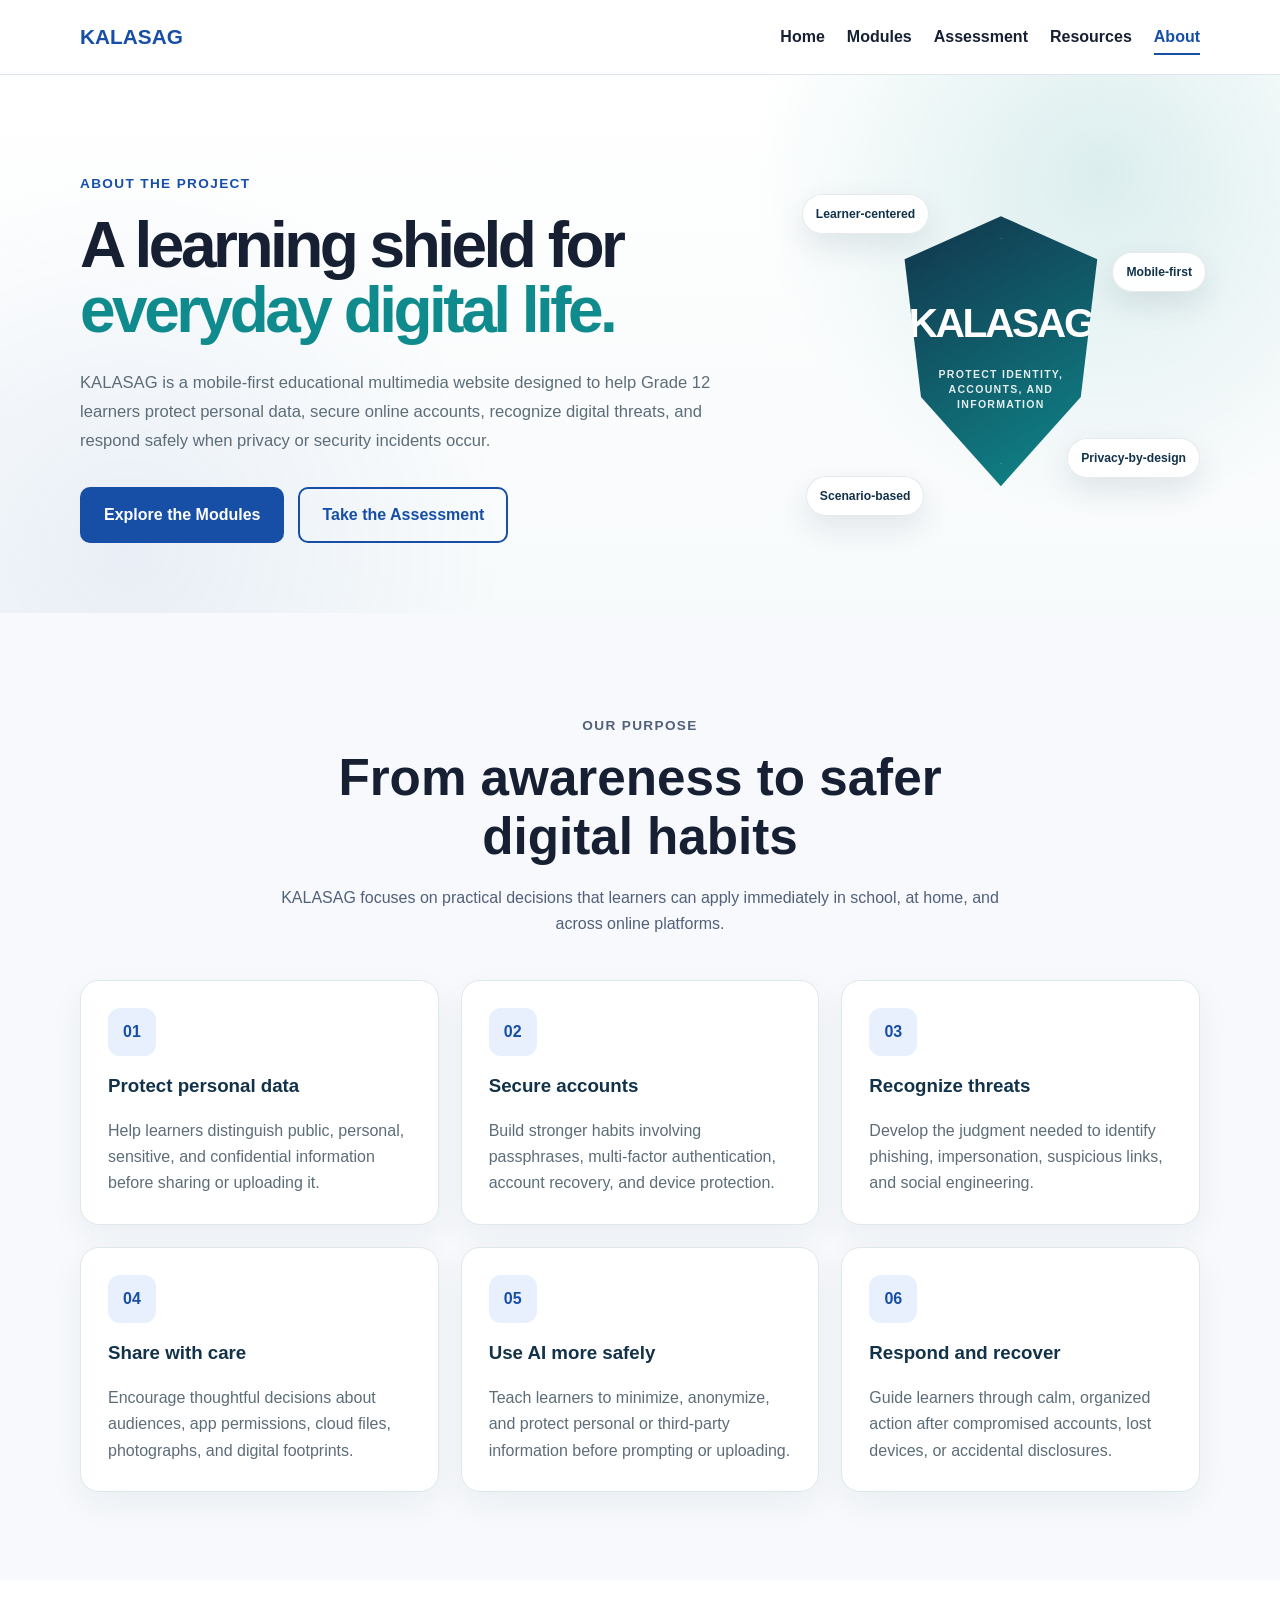
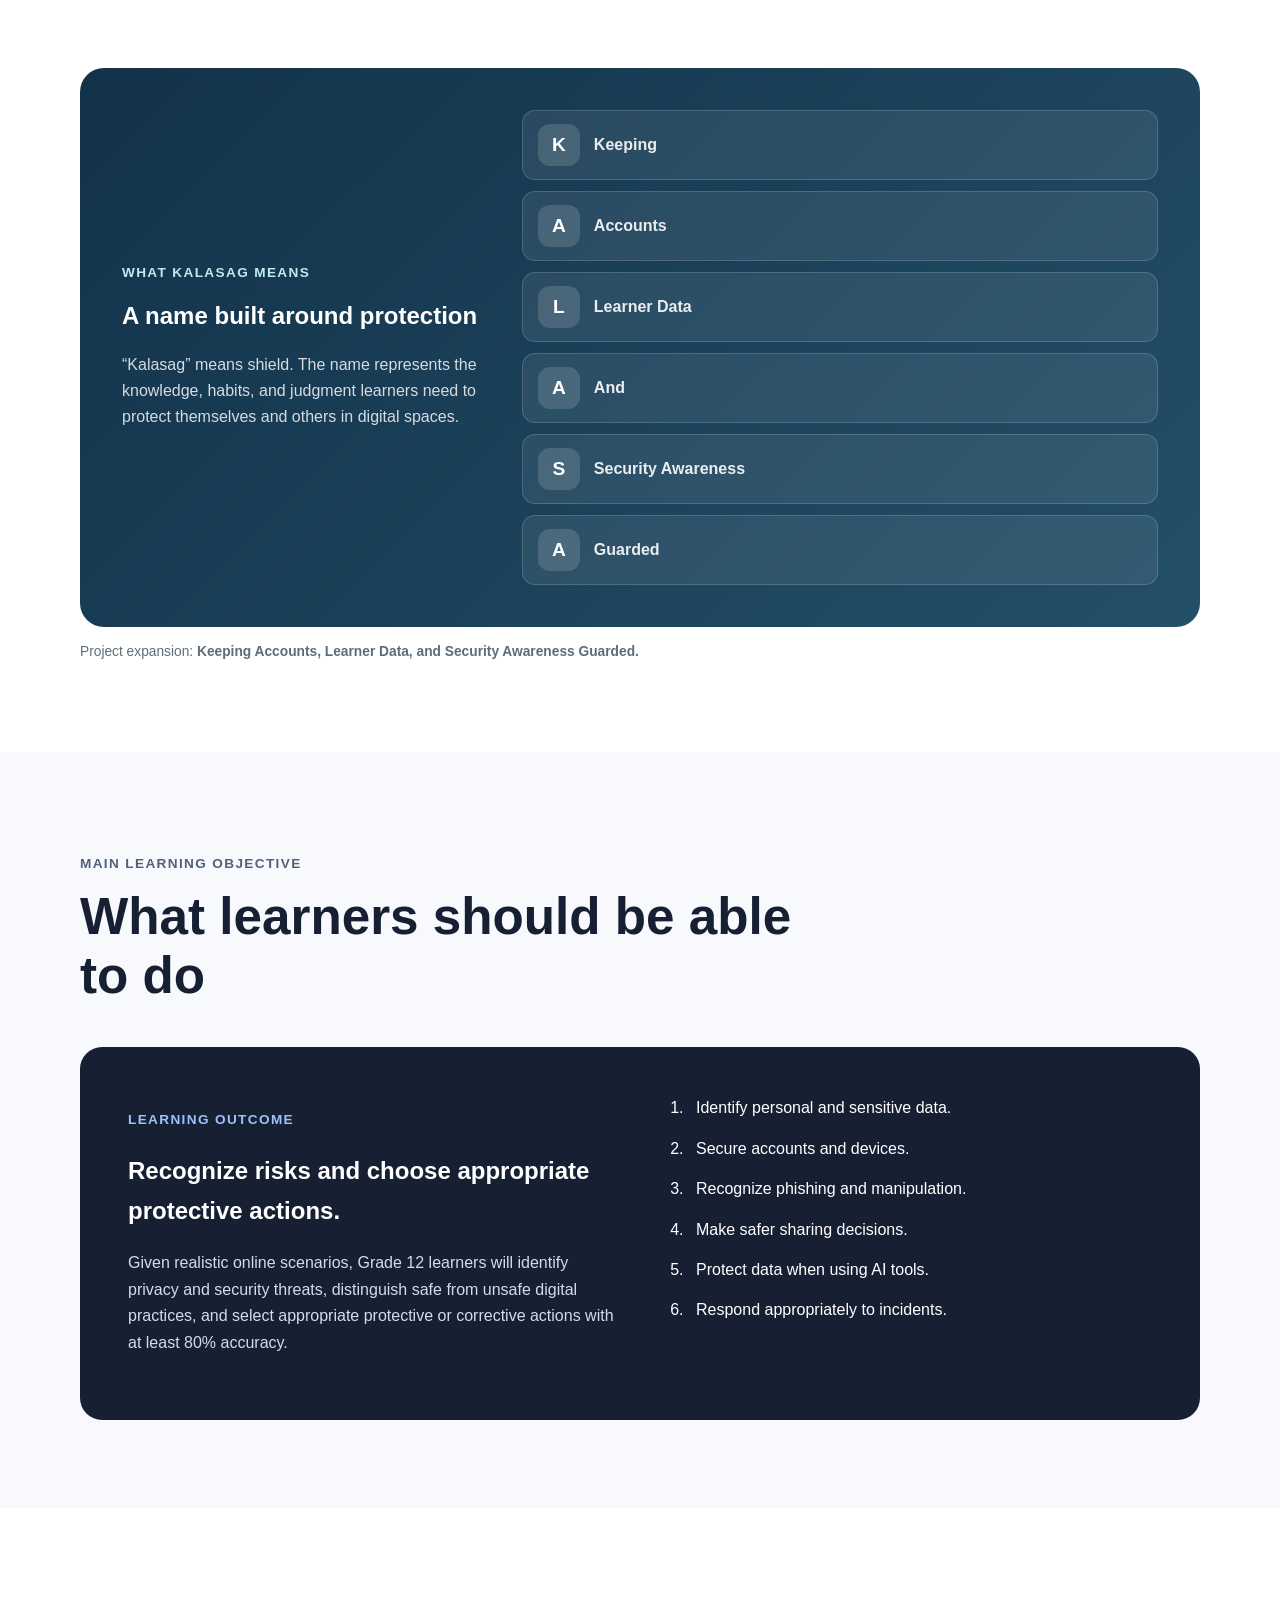
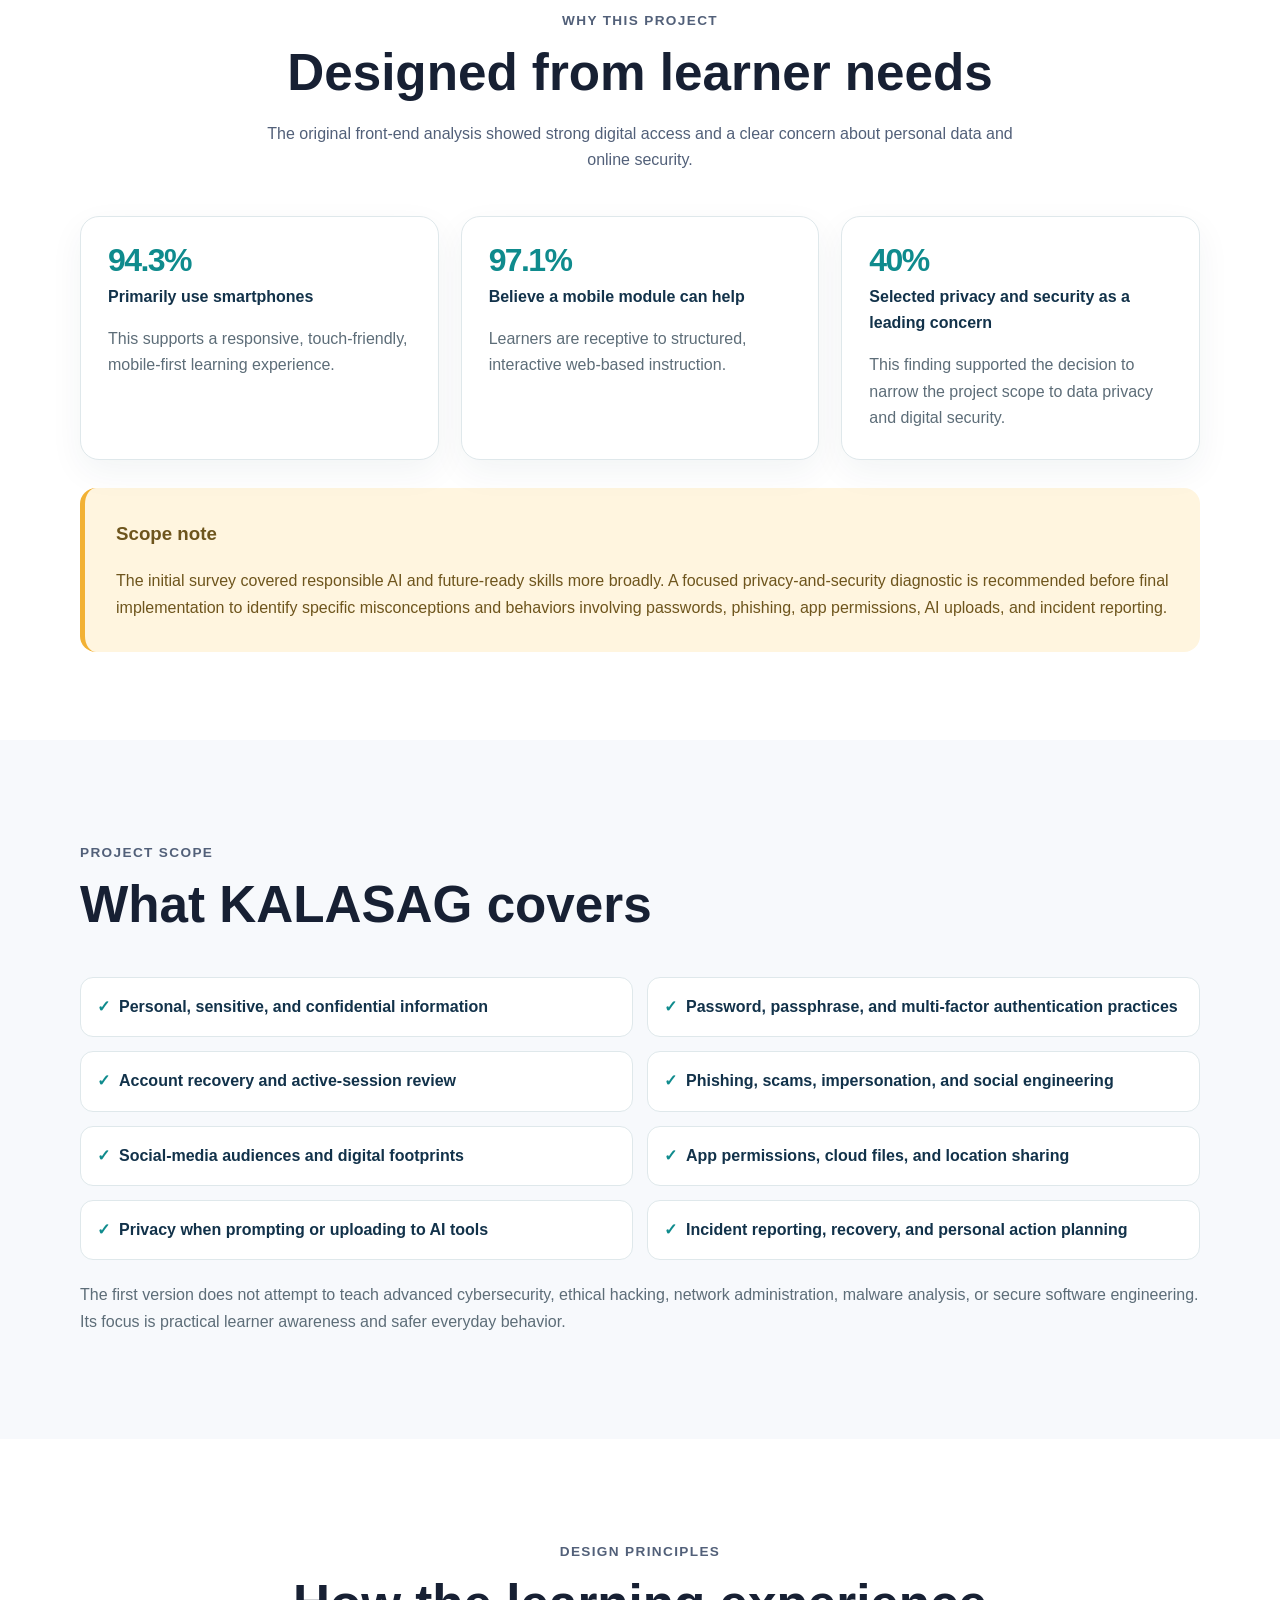
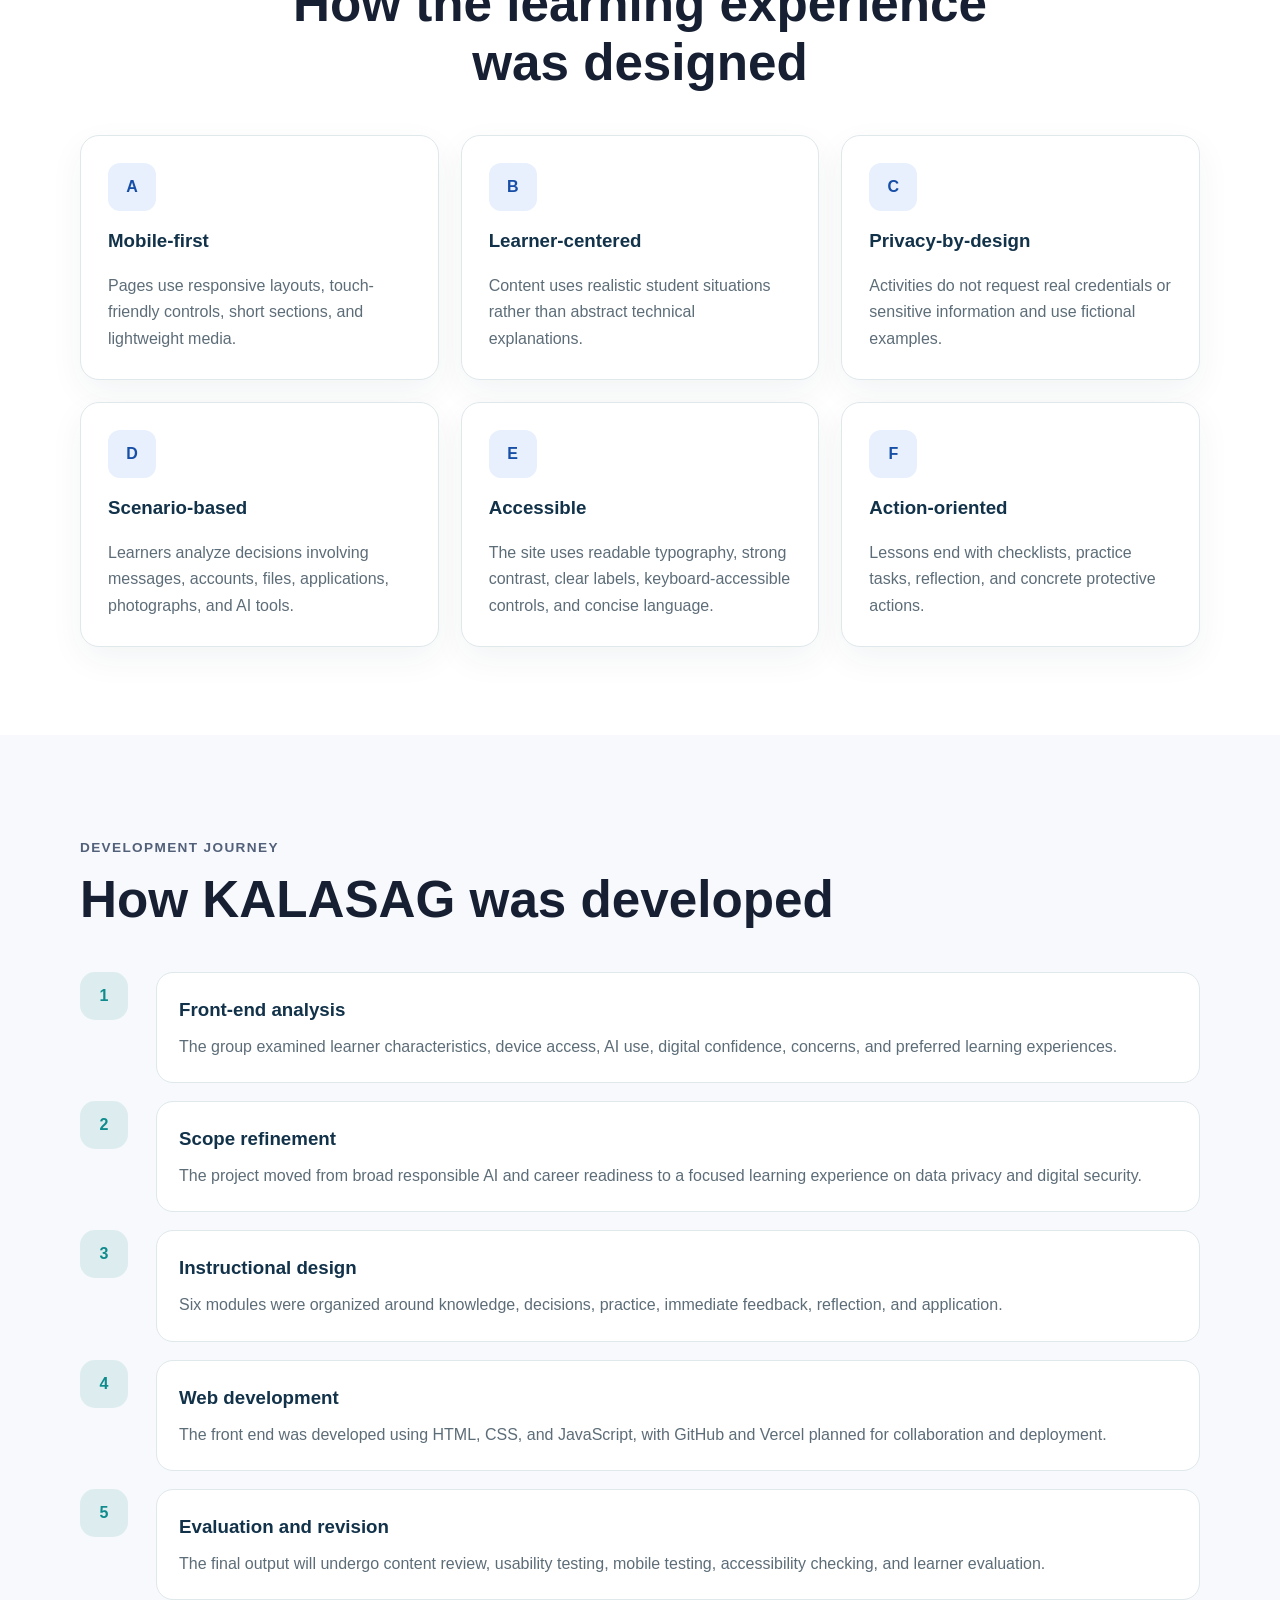
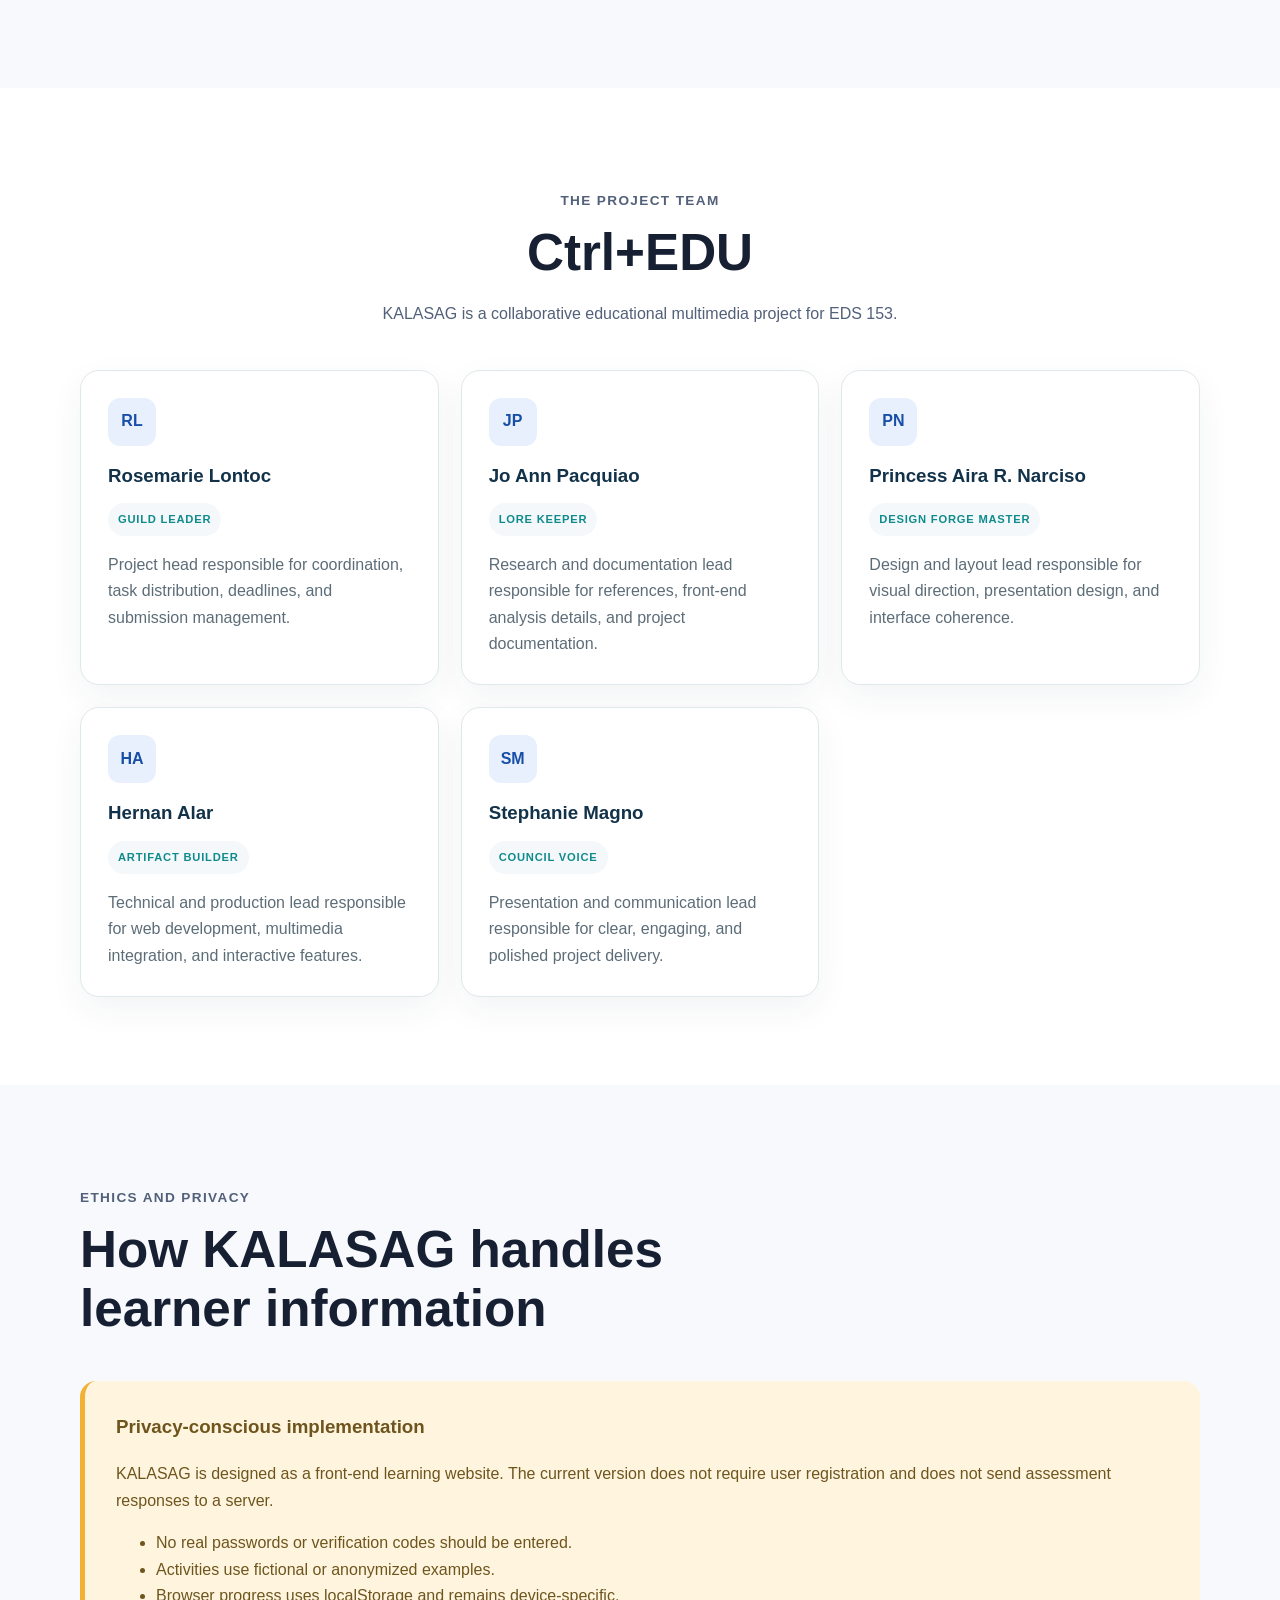
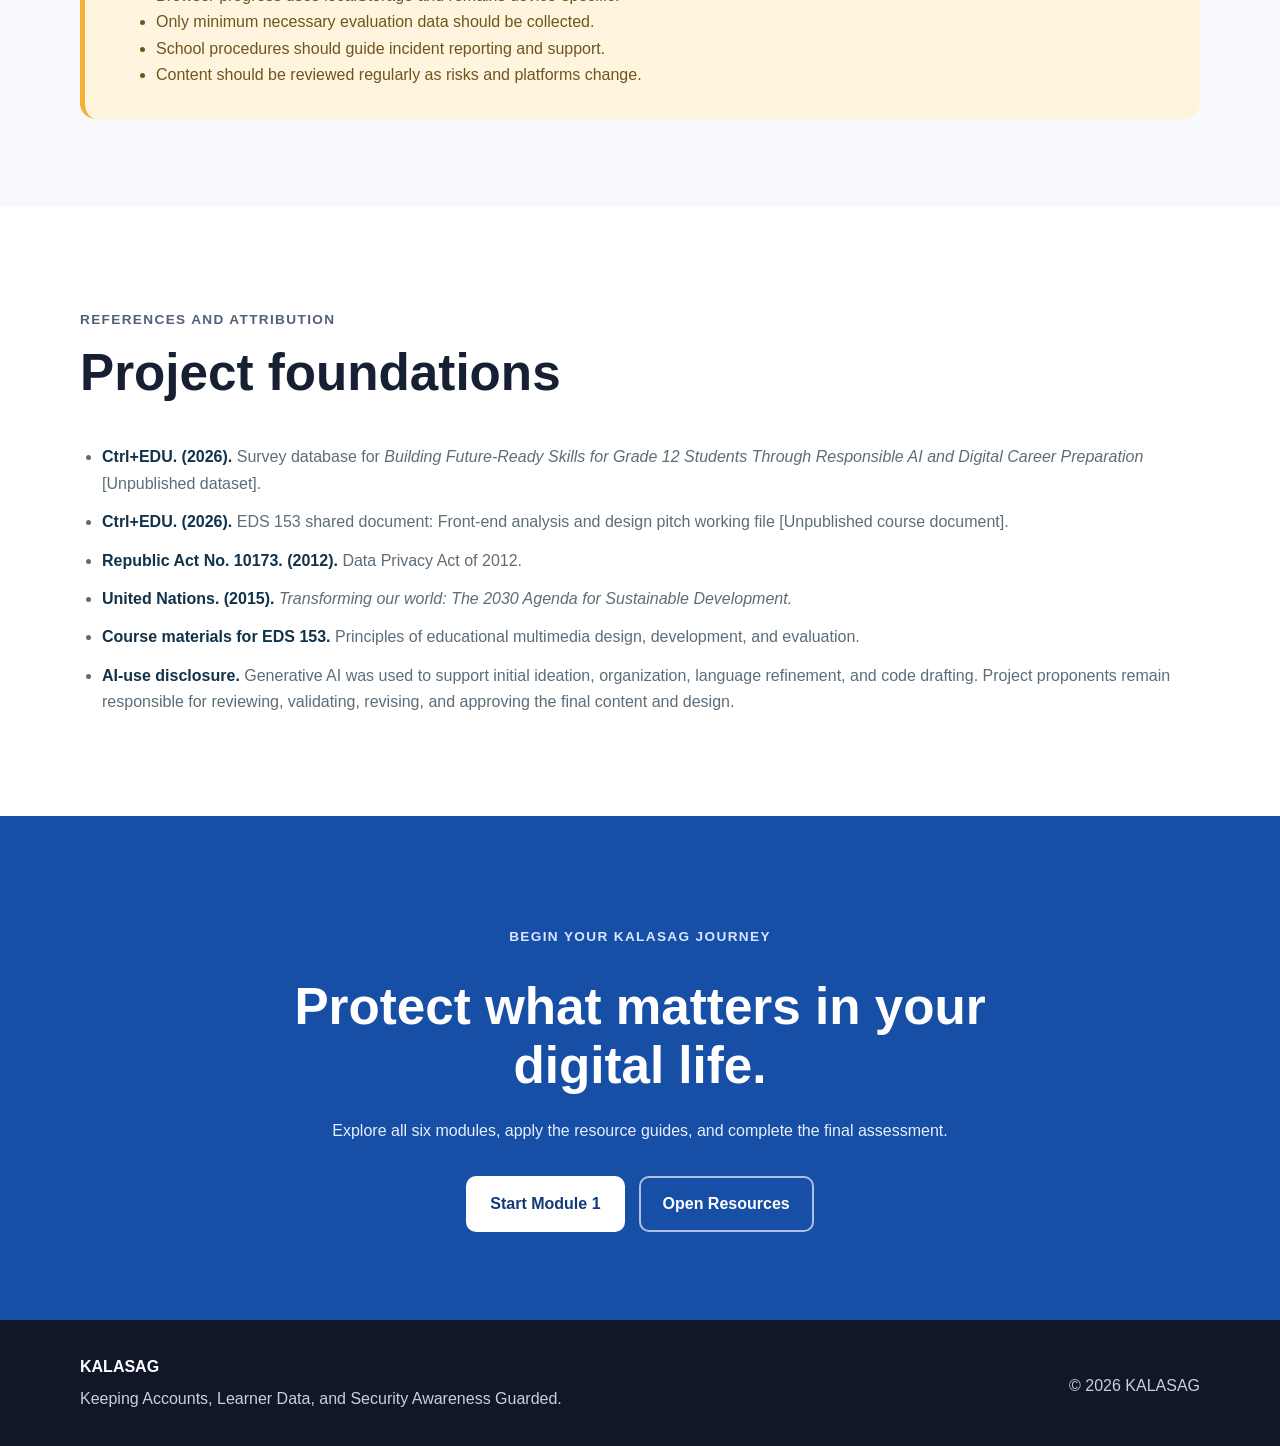
<file: about.html>
<!DOCTYPE html>
<html lang="en">
<head>
    <meta charset="UTF-8">

    <meta
        name="viewport"
        content="width=device-width, initial-scale=1.0"
    >

    <meta
        name="description"
        content="Learn about KALASAG, a mobile-first educational multimedia website that helps Grade 12 students protect personal data, secure online accounts, recognize digital threats, and respond to privacy incidents."
    >

    <title>About | KALASAG</title>

    <link rel="stylesheet" href="css/style.css">

    <style>
        :root {
            --kalasag-navy: #12324a;
            --kalasag-teal: #0f8b8d;
            --kalasag-coral: #d96b65;
            --kalasag-gold: #f2b134;
            --kalasag-green: #2e7d5b;
            --kalasag-blue: #527cc5;
            --kalasag-purple: #6f63b8;
            --kalasag-pale: #f5f8fa;
            --kalasag-border: #dfe8eb;
            --kalasag-muted: #5d6d78;
            --success-bg: #eaf7f3;
            --warning-bg: #fff5df;
        }

        .about-hero {
            padding: 84px 0 70px;
            overflow: hidden;
            background:
                radial-gradient(circle at 86% 18%, rgba(15,139,141,.14), transparent 29%),
                radial-gradient(circle at 10% 88%, rgba(82,124,197,.09), transparent 30%),
                linear-gradient(180deg, #ffffff 0%, #f7fafb 100%);
        }

        .about-hero .hero-grid {
            grid-template-columns: minmax(0, 1.12fr) minmax(300px, .68fr);
            gap: 66px;
            align-items: center;
        }

        .about-hero h1 {
            max-width: 780px;
            margin: 18px 0 0;
            font-size: clamp(2.45rem, 5vw, 4.6rem);
            line-height: 1.02;
            letter-spacing: -0.055em;
            text-wrap: balance;
        }

        .about-hero h1 span {
            color: var(--kalasag-teal);
        }

        .about-hero .hero-description {
            max-width: 680px;
            margin: 24px 0 0;
            color: var(--kalasag-muted);
            font-size: clamp(1rem, 1.3vw, 1.12rem);
            line-height: 1.75;
        }

        .about-visual {
            position: relative;
            min-height: 370px;
            display: grid;
            place-items: center;
        }

        .mission-shield {
            position: relative;
            width: 235px;
            height: 270px;
            display: grid;
            place-items: center;
            text-align: center;
            color: #ffffff;
            background: linear-gradient(150deg, var(--kalasag-navy), var(--kalasag-teal));
            clip-path: polygon(50% 0%, 91% 16%, 84% 67%, 50% 100%, 16% 67%, 9% 16%);
            filter: drop-shadow(0 30px 42px rgba(18,50,74,.26));
        }

        .mission-shield::before {
            content: "";
            position: absolute;
            inset: 22px;
            border: 1px solid rgba(255,255,255,.25);
            clip-path: inherit;
        }

        .mission-shield strong {
            position: relative;
            display: block;
            font-size: 2.55rem;
            letter-spacing: -0.06em;
        }

        .mission-shield span {
            position: relative;
            display: block;
            max-width: 130px;
            margin: 10px auto 0;
            font-size: .66rem;
            font-weight: 800;
            line-height: 1.45;
            letter-spacing: .12em;
            text-transform: uppercase;
            opacity: .88;
        }

        .about-chip {
            position: absolute;
            z-index: 3;
            padding: 9px 13px;
            border: 1px solid rgba(18,50,74,.10);
            border-radius: 999px;
            background: rgba(255,255,255,.96);
            box-shadow: 0 12px 30px rgba(18,50,74,.10);
            color: var(--kalasag-navy);
            font-size: .76rem;
            font-weight: 800;
        }

        .about-chip.one { top: 28px; left: 0; }
        .about-chip.two { top: 86px; right: -6px; }
        .about-chip.three { bottom: 58px; right: 0; }
        .about-chip.four { bottom: 20px; left: 4px; }

        .purpose-grid,
        .principle-grid,
        .team-grid,
        .evidence-grid {
            display: grid;
            grid-template-columns: repeat(3, minmax(0, 1fr));
            gap: 22px;
        }

        .purpose-card,
        .principle-card,
        .team-card,
        .evidence-card {
            padding: 27px;
            border: 1px solid var(--kalasag-border);
            border-radius: 19px;
            background: #ffffff;
            box-shadow: 0 12px 34px rgba(18,50,74,.055);
        }

        .purpose-card h3,
        .principle-card h3,
        .team-card h3,
        .evidence-card h3 {
            margin: 15px 0 9px;
            color: var(--kalasag-navy);
        }

        .purpose-card p,
        .principle-card p,
        .team-card p,
        .evidence-card p {
            margin-bottom: 0;
            color: var(--kalasag-muted);
            line-height: 1.65;
        }

        .brand-panel {
            display: grid;
            grid-template-columns: .72fr 1.28fr;
            gap: 42px;
            align-items: center;
            padding: 42px;
            border-radius: 24px;
            background: linear-gradient(135deg, var(--kalasag-navy), #234f68);
            color: #ffffff;
        }

        .brand-panel .eyebrow {
            color: #bceced;
        }

        .brand-panel h2 {
            margin: 10px 0 0;
            color: #ffffff;
        }

        .brand-panel p {
            color: rgba(255,255,255,.82);
        }

        .acronym-list {
            display: grid;
            gap: 11px;
            margin: 0;
            padding: 0;
            list-style: none;
        }

        .acronym-list li {
            display: grid;
            grid-template-columns: 42px 1fr;
            gap: 14px;
            align-items: center;
            padding: 13px 15px;
            border: 1px solid rgba(255,255,255,.16);
            border-radius: 13px;
            background: rgba(255,255,255,.08);
        }

        .acronym-list strong {
            width: 42px;
            height: 42px;
            display: grid;
            place-items: center;
            border-radius: 12px;
            background: rgba(255,255,255,.14);
            color: #ffffff;
            font-size: 1.2rem;
        }

        .acronym-list span {
            color: rgba(255,255,255,.9);
            font-weight: 700;
        }

        .scope-list {
            display: grid;
            grid-template-columns: repeat(2, minmax(0, 1fr));
            gap: 14px;
            margin: 24px 0 0;
            padding: 0;
            list-style: none;
        }

        .scope-list li {
            padding: 16px;
            border: 1px solid var(--kalasag-border);
            border-radius: 13px;
            background: #ffffff;
            color: var(--kalasag-navy);
            font-weight: 750;
        }

        .scope-list li::before {
            content: "✓";
            margin-right: 9px;
            color: var(--kalasag-teal);
            font-weight: 900;
        }

        .evidence-card strong {
            display: block;
            color: var(--kalasag-teal);
            font-size: 2rem;
            line-height: 1;
            letter-spacing: -0.05em;
        }

        .evidence-card span {
            display: block;
            margin-top: 8px;
            color: var(--kalasag-navy);
            font-weight: 850;
        }

        .project-timeline {
            display: grid;
            gap: 18px;
            position: relative;
        }

        .timeline-item {
            display: grid;
            grid-template-columns: 58px 1fr;
            gap: 18px;
            align-items: start;
        }

        .timeline-number {
            width: 48px;
            height: 48px;
            display: grid;
            place-items: center;
            border-radius: 15px;
            background: rgba(15,139,141,.11);
            color: var(--kalasag-teal);
            font-weight: 900;
        }

        .timeline-content {
            padding: 22px;
            border: 1px solid var(--kalasag-border);
            border-radius: 17px;
            background: #ffffff;
        }

        .timeline-content h3 {
            margin: 0 0 8px;
            color: var(--kalasag-navy);
        }

        .timeline-content p {
            margin: 0;
            color: var(--kalasag-muted);
        }

        .team-card {
            min-height: 100%;
        }

        .team-role {
            display: inline-flex;
            margin-top: 3px;
            padding: 7px 10px;
            border-radius: 999px;
            background: var(--kalasag-pale);
            color: var(--kalasag-teal);
            font-size: .7rem;
            font-weight: 900;
            letter-spacing: .07em;
            text-transform: uppercase;
        }

        .ethics-panel {
            padding: 31px;
            border-left: 5px solid var(--kalasag-gold);
            border-radius: 16px;
            background: var(--warning-bg);
            color: #6e551d;
        }

        .ethics-panel h3 {
            margin-top: 0;
            color: #6e551d;
        }

        .reference-list {
            margin: 0;
            padding-left: 22px;
        }

        .reference-list li {
            margin-bottom: 12px;
            color: var(--kalasag-muted);
            line-height: 1.65;
        }

        .reference-list strong {
            color: var(--kalasag-navy);
        }

        @media (max-width: 950px) {
            .about-hero .hero-grid {
                grid-template-columns: 1fr 1fr;
            }

            .purpose-grid,
            .principle-grid,
            .team-grid,
            .evidence-grid {
                grid-template-columns: repeat(2, minmax(0, 1fr));
            }
        }

        @media (max-width: 720px) {
            .about-hero {
                padding-top: 54px;
            }

            .about-hero .hero-grid,
            .brand-panel,
            .purpose-grid,
            .principle-grid,
            .team-grid,
            .evidence-grid {
                grid-template-columns: 1fr;
            }

            .about-visual {
                min-height: 325px;
            }

            .scope-list {
                grid-template-columns: 1fr;
            }

            .brand-panel {
                padding: 30px 22px;
            }

            .timeline-item {
                grid-template-columns: 46px 1fr;
                gap: 12px;
            }

            .timeline-number {
                width: 42px;
                height: 42px;
            }
        }
    </style>
</head>

<body>
<header class="site-header">
    <nav class="container navigation">
        <a class="logo" href="index.html">KALASAG</a>

        <button
            class="menu-button"
            id="menuButton"
            type="button"
            aria-label="Open navigation menu"
            aria-expanded="false"
            aria-controls="navLinks"
        >
            ☰
        </button>

        <ul class="nav-links" id="navLinks">
            <li><a href="index.html">Home</a></li>
            <li><a href="modules.html">Modules</a></li>
            <li><a href="assessment.html">Assessment</a></li>
            <li><a href="resources.html">Resources</a></li>
            <li><a class="active" href="about.html">About</a></li>
        </ul>
    </nav>
</header>

<main>
    <section class="about-hero">
        <div class="container hero-grid">
            <div>
                <p class="eyebrow">About the Project</p>

                <h1>
                    A learning shield for
                    <span>everyday digital life.</span>
                </h1>

                <p class="hero-description">
                    KALASAG is a mobile-first educational multimedia website
                    designed to help Grade 12 learners protect personal data,
                    secure online accounts, recognize digital threats, and
                    respond safely when privacy or security incidents occur.
                </p>

                <div class="hero-actions">
                    <a class="button primary-button" href="modules.html">
                        Explore the Modules
                    </a>

                    <a class="button secondary-button" href="assessment.html">
                        Take the Assessment
                    </a>
                </div>
            </div>

            <div class="about-visual" aria-label="KALASAG project shield">
                <div class="mission-shield">
                    <div>
                        <strong>KALASAG</strong>
                        <span>Protect identity, accounts, and information</span>
                    </div>
                </div>

                <span class="about-chip one">Learner-centered</span>
                <span class="about-chip two">Mobile-first</span>
                <span class="about-chip three">Privacy-by-design</span>
                <span class="about-chip four">Scenario-based</span>
            </div>
        </div>
    </section>

    <section class="section">
        <div class="container">
            <div class="section-heading centered-heading">
                <p class="eyebrow">Our Purpose</p>
                <h2>From awareness to safer digital habits</h2>
                <p>
                    KALASAG focuses on practical decisions that learners can apply
                    immediately in school, at home, and across online platforms.
                </p>
            </div>

            <div class="purpose-grid">
                <article class="purpose-card">
                    <div class="card-icon">01</div>
                    <h3>Protect personal data</h3>
                    <p>
                        Help learners distinguish public, personal, sensitive,
                        and confidential information before sharing or uploading it.
                    </p>
                </article>

                <article class="purpose-card">
                    <div class="card-icon">02</div>
                    <h3>Secure accounts</h3>
                    <p>
                        Build stronger habits involving passphrases, multi-factor
                        authentication, account recovery, and device protection.
                    </p>
                </article>

                <article class="purpose-card">
                    <div class="card-icon">03</div>
                    <h3>Recognize threats</h3>
                    <p>
                        Develop the judgment needed to identify phishing,
                        impersonation, suspicious links, and social engineering.
                    </p>
                </article>

                <article class="purpose-card">
                    <div class="card-icon">04</div>
                    <h3>Share with care</h3>
                    <p>
                        Encourage thoughtful decisions about audiences, app
                        permissions, cloud files, photographs, and digital footprints.
                    </p>
                </article>

                <article class="purpose-card">
                    <div class="card-icon">05</div>
                    <h3>Use AI more safely</h3>
                    <p>
                        Teach learners to minimize, anonymize, and protect personal
                        or third-party information before prompting or uploading.
                    </p>
                </article>

                <article class="purpose-card">
                    <div class="card-icon">06</div>
                    <h3>Respond and recover</h3>
                    <p>
                        Guide learners through calm, organized action after
                        compromised accounts, lost devices, or accidental disclosures.
                    </p>
                </article>
            </div>
        </div>
    </section>

    <section class="section alternate-section">
        <div class="container">
            <div class="brand-panel">
                <div>
                    <p class="eyebrow">What KALASAG Means</p>
                    <h2>A name built around protection</h2>
                    <p>
                        “Kalasag” means shield. The name represents the knowledge,
                        habits, and judgment learners need to protect themselves and
                        others in digital spaces.
                    </p>
                </div>

                <ul class="acronym-list">
                    <li>
                        <strong>K</strong>
                        <span>Keeping</span>
                    </li>

                    <li>
                        <strong>A</strong>
                        <span>Accounts</span>
                    </li>

                    <li>
                        <strong>L</strong>
                        <span>Learner Data</span>
                    </li>

                    <li>
                        <strong>A</strong>
                        <span>And</span>
                    </li>

                    <li>
                        <strong>S</strong>
                        <span>Security Awareness</span>
                    </li>

                    <li>
                        <strong>A</strong>
                        <span>Guarded</span>
                    </li>
                </ul>
            </div>

            <p style="margin:14px 0 0;color:var(--kalasag-muted);font-size:.86rem;">
                Project expansion: <strong>Keeping Accounts, Learner Data, and Security Awareness Guarded.</strong>
            </p>
        </div>
    </section>

    <section class="section">
        <div class="container">
            <div class="section-heading">
                <p class="eyebrow">Main Learning Objective</p>
                <h2>What learners should be able to do</h2>
            </div>

            <div class="checklist-panel">
                <div>
                    <p class="eyebrow">Learning Outcome</p>

                    <h2>
                        Recognize risks and choose appropriate protective actions.
                    </h2>

                    <p>
                        Given realistic online scenarios, Grade 12 learners will
                        identify privacy and security threats, distinguish safe from
                        unsafe digital practices, and select appropriate protective
                        or corrective actions with at least 80% accuracy.
                    </p>
                </div>

                <ol class="numbered-checklist">
                    <li>Identify personal and sensitive data.</li>
                    <li>Secure accounts and devices.</li>
                    <li>Recognize phishing and manipulation.</li>
                    <li>Make safer sharing decisions.</li>
                    <li>Protect data when using AI tools.</li>
                    <li>Respond appropriately to incidents.</li>
                </ol>
            </div>
        </div>
    </section>

    <section class="section alternate-section">
        <div class="container">
            <div class="section-heading centered-heading">
                <p class="eyebrow">Why This Project</p>
                <h2>Designed from learner needs</h2>
                <p>
                    The original front-end analysis showed strong digital access and
                    a clear concern about personal data and online security.
                </p>
            </div>

            <div class="evidence-grid">
                <article class="evidence-card">
                    <strong>94.3%</strong>
                    <span>Primarily use smartphones</span>
                    <p>
                        This supports a responsive, touch-friendly, mobile-first
                        learning experience.
                    </p>
                </article>

                <article class="evidence-card">
                    <strong>97.1%</strong>
                    <span>Believe a mobile module can help</span>
                    <p>
                        Learners are receptive to structured, interactive web-based
                        instruction.
                    </p>
                </article>

                <article class="evidence-card">
                    <strong>40%</strong>
                    <span>Selected privacy and security as a leading concern</span>
                    <p>
                        This finding supported the decision to narrow the project
                        scope to data privacy and digital security.
                    </p>
                </article>
            </div>

            <div class="ethics-panel" style="margin-top:28px;">
                <h3>Scope note</h3>
                <p style="margin-bottom:0;">
                    The initial survey covered responsible AI and future-ready
                    skills more broadly. A focused privacy-and-security diagnostic
                    is recommended before final implementation to identify specific
                    misconceptions and behaviors involving passwords, phishing,
                    app permissions, AI uploads, and incident reporting.
                </p>
            </div>
        </div>
    </section>

    <section class="section">
        <div class="container">
            <div class="section-heading">
                <p class="eyebrow">Project Scope</p>
                <h2>What KALASAG covers</h2>
            </div>

            <ul class="scope-list">
                <li>Personal, sensitive, and confidential information</li>
                <li>Password, passphrase, and multi-factor authentication practices</li>
                <li>Account recovery and active-session review</li>
                <li>Phishing, scams, impersonation, and social engineering</li>
                <li>Social-media audiences and digital footprints</li>
                <li>App permissions, cloud files, and location sharing</li>
                <li>Privacy when prompting or uploading to AI tools</li>
                <li>Incident reporting, recovery, and personal action planning</li>
            </ul>

            <p style="margin-top:22px;color:var(--kalasag-muted);">
                The first version does not attempt to teach advanced cybersecurity,
                ethical hacking, network administration, malware analysis, or secure
                software engineering. Its focus is practical learner awareness and
                safer everyday behavior.
            </p>
        </div>
    </section>

    <section class="section alternate-section">
        <div class="container">
            <div class="section-heading centered-heading">
                <p class="eyebrow">Design Principles</p>
                <h2>How the learning experience was designed</h2>
            </div>

            <div class="principle-grid">
                <article class="principle-card">
                    <div class="card-icon">A</div>
                    <h3>Mobile-first</h3>
                    <p>
                        Pages use responsive layouts, touch-friendly controls, short
                        sections, and lightweight media.
                    </p>
                </article>

                <article class="principle-card">
                    <div class="card-icon">B</div>
                    <h3>Learner-centered</h3>
                    <p>
                        Content uses realistic student situations rather than
                        abstract technical explanations.
                    </p>
                </article>

                <article class="principle-card">
                    <div class="card-icon">C</div>
                    <h3>Privacy-by-design</h3>
                    <p>
                        Activities do not request real credentials or sensitive
                        information and use fictional examples.
                    </p>
                </article>

                <article class="principle-card">
                    <div class="card-icon">D</div>
                    <h3>Scenario-based</h3>
                    <p>
                        Learners analyze decisions involving messages, accounts,
                        files, applications, photographs, and AI tools.
                    </p>
                </article>

                <article class="principle-card">
                    <div class="card-icon">E</div>
                    <h3>Accessible</h3>
                    <p>
                        The site uses readable typography, strong contrast, clear
                        labels, keyboard-accessible controls, and concise language.
                    </p>
                </article>

                <article class="principle-card">
                    <div class="card-icon">F</div>
                    <h3>Action-oriented</h3>
                    <p>
                        Lessons end with checklists, practice tasks, reflection, and
                        concrete protective actions.
                    </p>
                </article>
            </div>
        </div>
    </section>

    <section class="section">
        <div class="container">
            <div class="section-heading">
                <p class="eyebrow">Development Journey</p>
                <h2>How KALASAG was developed</h2>
            </div>

            <div class="project-timeline">
                <article class="timeline-item">
                    <div class="timeline-number">1</div>
                    <div class="timeline-content">
                        <h3>Front-end analysis</h3>
                        <p>
                            The group examined learner characteristics, device access,
                            AI use, digital confidence, concerns, and preferred learning
                            experiences.
                        </p>
                    </div>
                </article>

                <article class="timeline-item">
                    <div class="timeline-number">2</div>
                    <div class="timeline-content">
                        <h3>Scope refinement</h3>
                        <p>
                            The project moved from broad responsible AI and career
                            readiness to a focused learning experience on data privacy
                            and digital security.
                        </p>
                    </div>
                </article>

                <article class="timeline-item">
                    <div class="timeline-number">3</div>
                    <div class="timeline-content">
                        <h3>Instructional design</h3>
                        <p>
                            Six modules were organized around knowledge, decisions,
                            practice, immediate feedback, reflection, and application.
                        </p>
                    </div>
                </article>

                <article class="timeline-item">
                    <div class="timeline-number">4</div>
                    <div class="timeline-content">
                        <h3>Web development</h3>
                        <p>
                            The front end was developed using HTML, CSS, and JavaScript,
                            with GitHub and Vercel planned for collaboration and deployment.
                        </p>
                    </div>
                </article>

                <article class="timeline-item">
                    <div class="timeline-number">5</div>
                    <div class="timeline-content">
                        <h3>Evaluation and revision</h3>
                        <p>
                            The final output will undergo content review, usability
                            testing, mobile testing, accessibility checking, and learner
                            evaluation.
                        </p>
                    </div>
                </article>
            </div>
        </div>
    </section>

    <section class="section alternate-section">
        <div class="container">
            <div class="section-heading centered-heading">
                <p class="eyebrow">The Project Team</p>
                <h2>Ctrl+EDU</h2>
                <p>
                    KALASAG is a collaborative educational multimedia project for
                    EDS 153.
                </p>
            </div>

            <div class="team-grid">
                <article class="team-card">
                    <div class="card-icon">RL</div>
                    <h3>Rosemarie Lontoc</h3>
                    <span class="team-role">Guild Leader</span>
                    <p>
                        Project head responsible for coordination, task distribution,
                        deadlines, and submission management.
                    </p>
                </article>

                <article class="team-card">
                    <div class="card-icon">JP</div>
                    <h3>Jo Ann Pacquiao</h3>
                    <span class="team-role">Lore Keeper</span>
                    <p>
                        Research and documentation lead responsible for references,
                        front-end analysis details, and project documentation.
                    </p>
                </article>

                <article class="team-card">
                    <div class="card-icon">PN</div>
                    <h3>Princess Aira R. Narciso</h3>
                    <span class="team-role">Design Forge Master</span>
                    <p>
                        Design and layout lead responsible for visual direction,
                        presentation design, and interface coherence.
                    </p>
                </article>

                <article class="team-card">
                    <div class="card-icon">HA</div>
                    <h3>Hernan Alar</h3>
                    <span class="team-role">Artifact Builder</span>
                    <p>
                        Technical and production lead responsible for web development,
                        multimedia integration, and interactive features.
                    </p>
                </article>

                <article class="team-card">
                    <div class="card-icon">SM</div>
                    <h3>Stephanie Magno</h3>
                    <span class="team-role">Council Voice</span>
                    <p>
                        Presentation and communication lead responsible for clear,
                        engaging, and polished project delivery.
                    </p>
                </article>
            </div>
        </div>
    </section>

    <section class="section">
        <div class="container">
            <div class="section-heading">
                <p class="eyebrow">Ethics and Privacy</p>
                <h2>How KALASAG handles learner information</h2>
            </div>

            <div class="ethics-panel">
                <h3>Privacy-conscious implementation</h3>

                <p>
                    KALASAG is designed as a front-end learning website. The current
                    version does not require user registration and does not send
                    assessment responses to a server.
                </p>

                <ul style="margin-bottom:0;">
                    <li>No real passwords or verification codes should be entered.</li>
                    <li>Activities use fictional or anonymized examples.</li>
                    <li>Browser progress uses localStorage and remains device-specific.</li>
                    <li>Only minimum necessary evaluation data should be collected.</li>
                    <li>School procedures should guide incident reporting and support.</li>
                    <li>Content should be reviewed regularly as risks and platforms change.</li>
                </ul>
            </div>
        </div>
    </section>

    <section class="section alternate-section">
        <div class="container">
            <div class="section-heading">
                <p class="eyebrow">References and Attribution</p>
                <h2>Project foundations</h2>
            </div>

            <ul class="reference-list">
                <li>
                    <strong>Ctrl+EDU. (2026).</strong>
                    Survey database for <em>Building Future-Ready Skills for Grade 12
                    Students Through Responsible AI and Digital Career Preparation</em>
                    [Unpublished dataset].
                </li>

                <li>
                    <strong>Ctrl+EDU. (2026).</strong>
                    EDS 153 shared document: Front-end analysis and design pitch
                    working file [Unpublished course document].
                </li>

                <li>
                    <strong>Republic Act No. 10173. (2012).</strong>
                    Data Privacy Act of 2012.
                </li>

                <li>
                    <strong>United Nations. (2015).</strong>
                    <em>Transforming our world: The 2030 Agenda for Sustainable Development.</em>
                </li>

                <li>
                    <strong>Course materials for EDS 153.</strong>
                    Principles of educational multimedia design, development, and evaluation.
                </li>

                <li>
                    <strong>AI-use disclosure.</strong>
                    Generative AI was used to support initial ideation, organization,
                    language refinement, and code drafting. Project proponents remain
                    responsible for reviewing, validating, revising, and approving the
                    final content and design.
                </li>
            </ul>
        </div>
    </section>

    <section class="call-to-action">
        <div class="container call-to-action-content">
            <p class="eyebrow">Begin Your KALASAG Journey</p>

            <h2>Protect what matters in your digital life.</h2>

            <p>
                Explore all six modules, apply the resource guides, and complete
                the final assessment.
            </p>

            <div class="hero-actions" style="justify-content:center;">
                <a class="button light-button" href="module1.html">
                    Start Module 1
                </a>

                <a
                    class="button secondary-button"
                    href="resources.html"
                    style="border-color:rgba(255,255,255,.65);color:#fff;"
                >
                    Open Resources
                </a>
            </div>
        </div>
    </section>
</main>

<footer class="site-footer">
    <div class="container footer-content">
        <div>
            <strong>KALASAG</strong>
            <p>Keeping Accounts, Learner Data, and Security Awareness Guarded.</p>
        </div>

        <p>&copy; 2026 KALASAG</p>
    </div>
</footer>

<script src="js/script.js"></script>
</body>
</html>
</file>
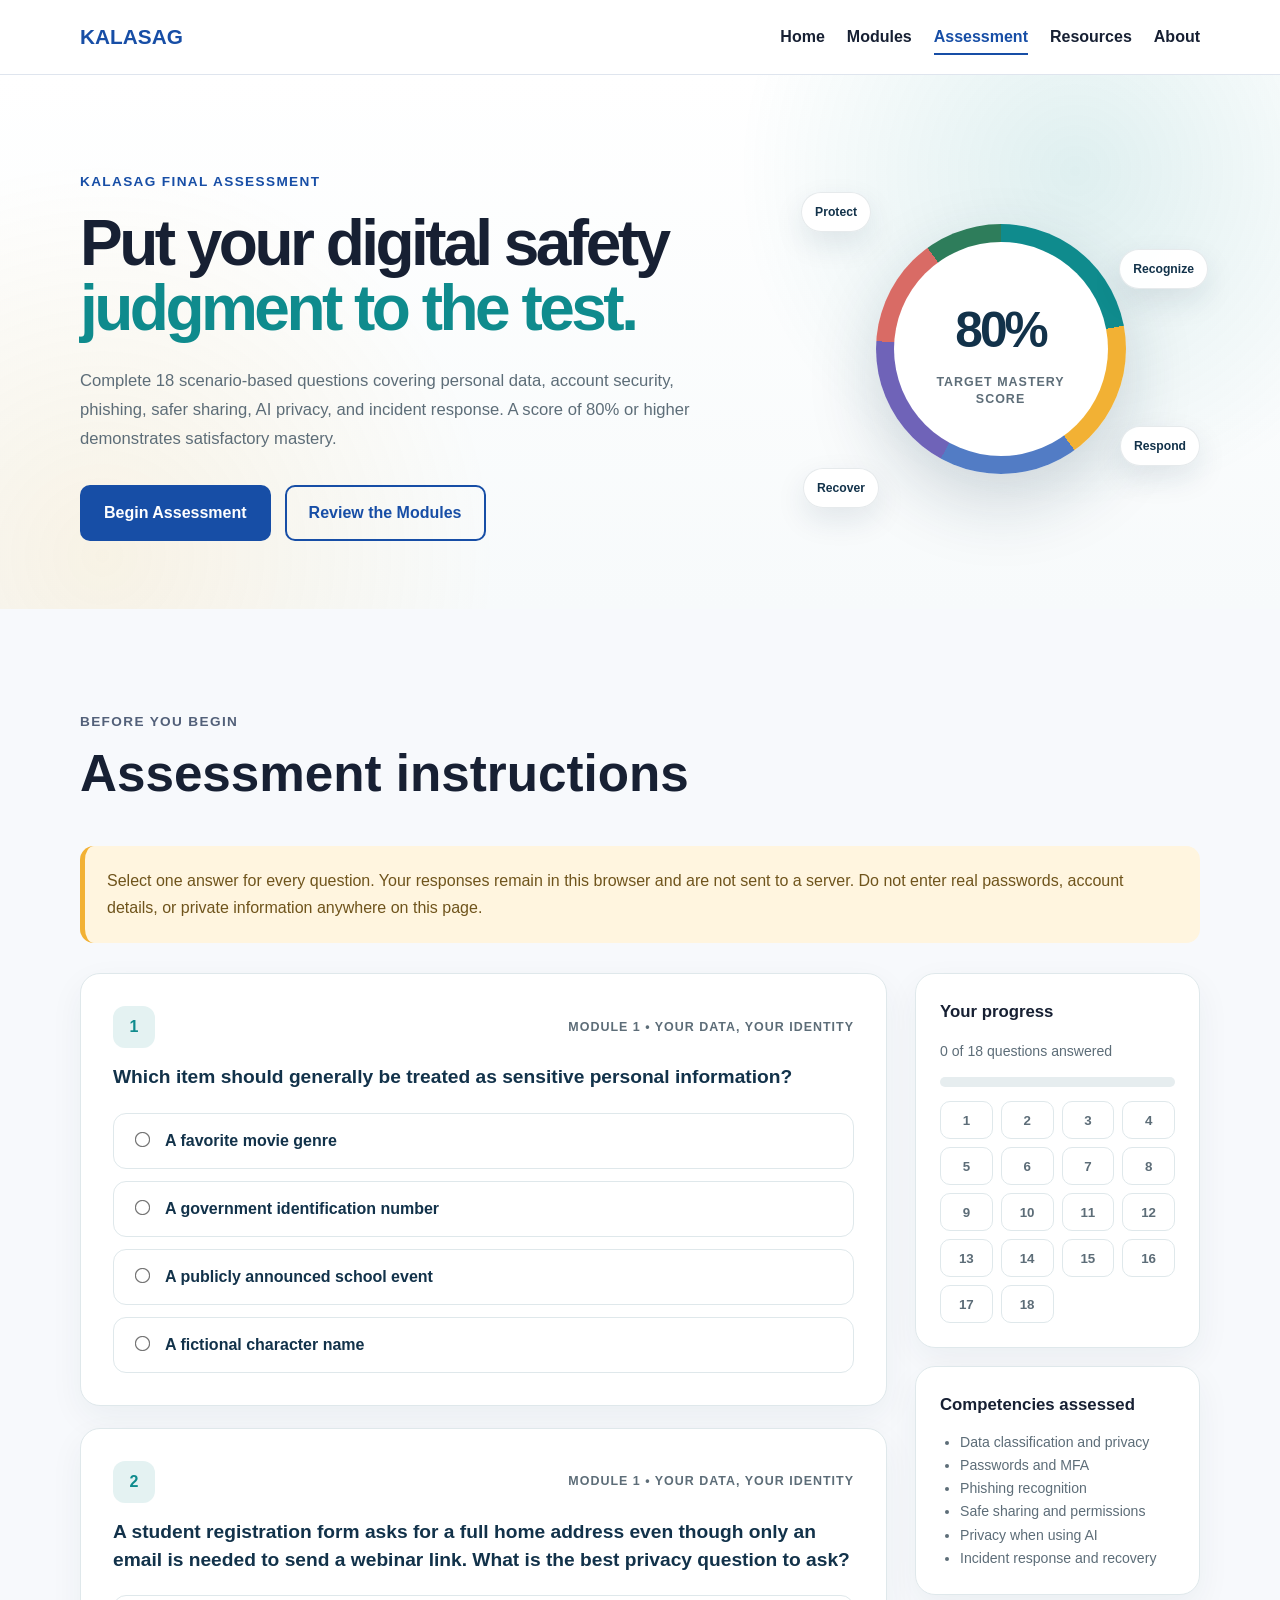
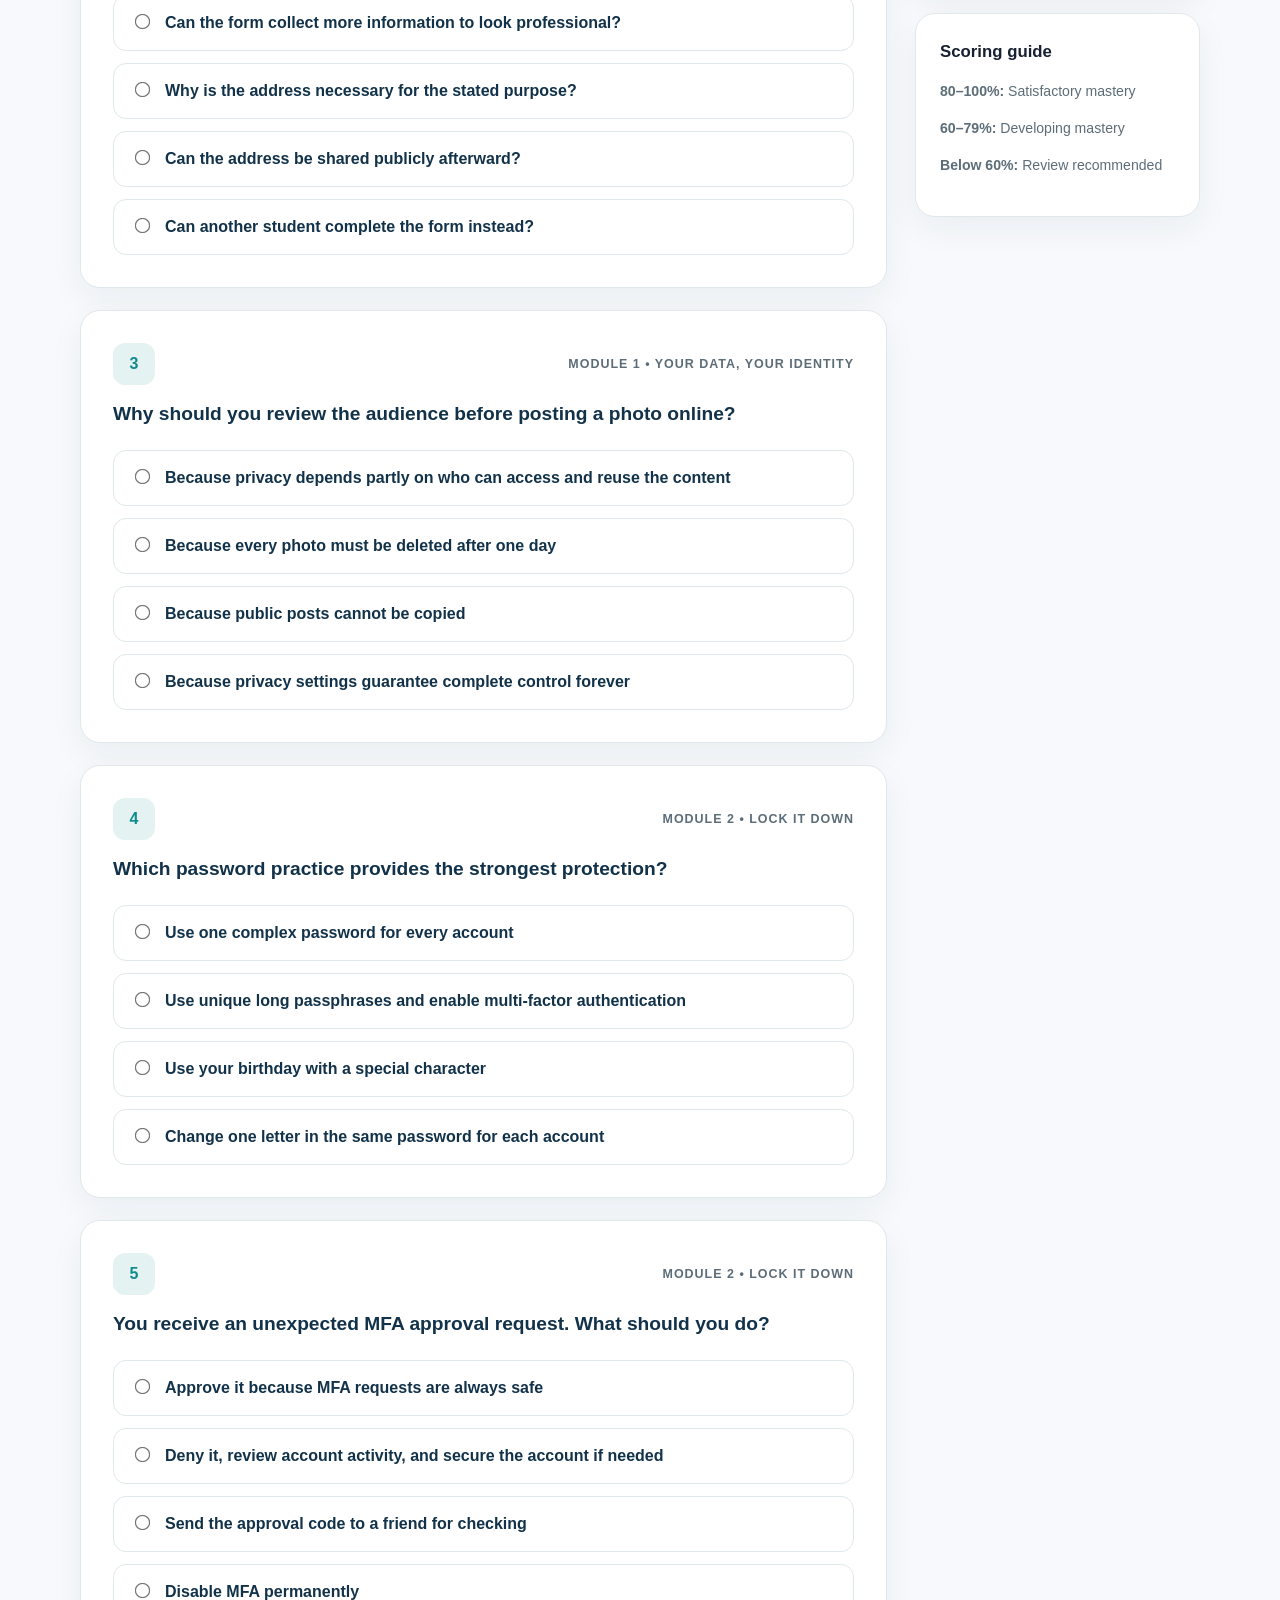
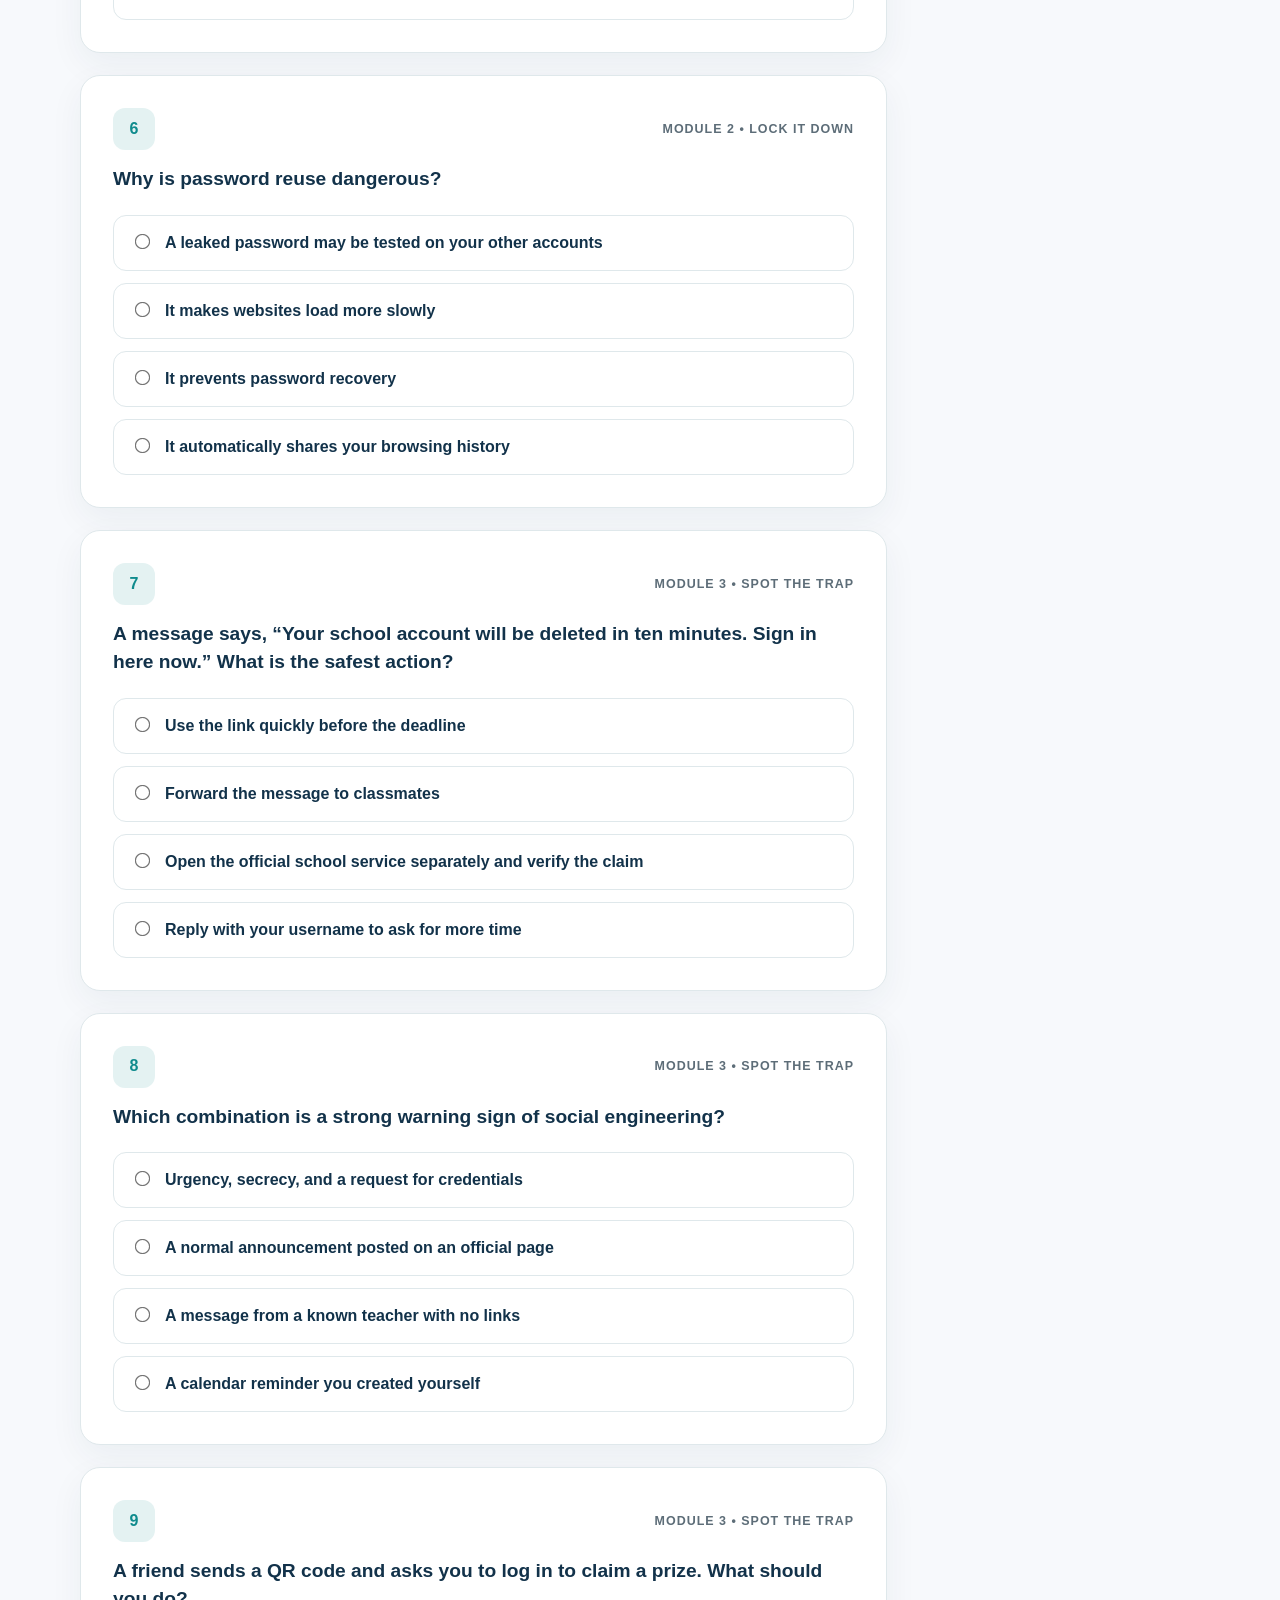
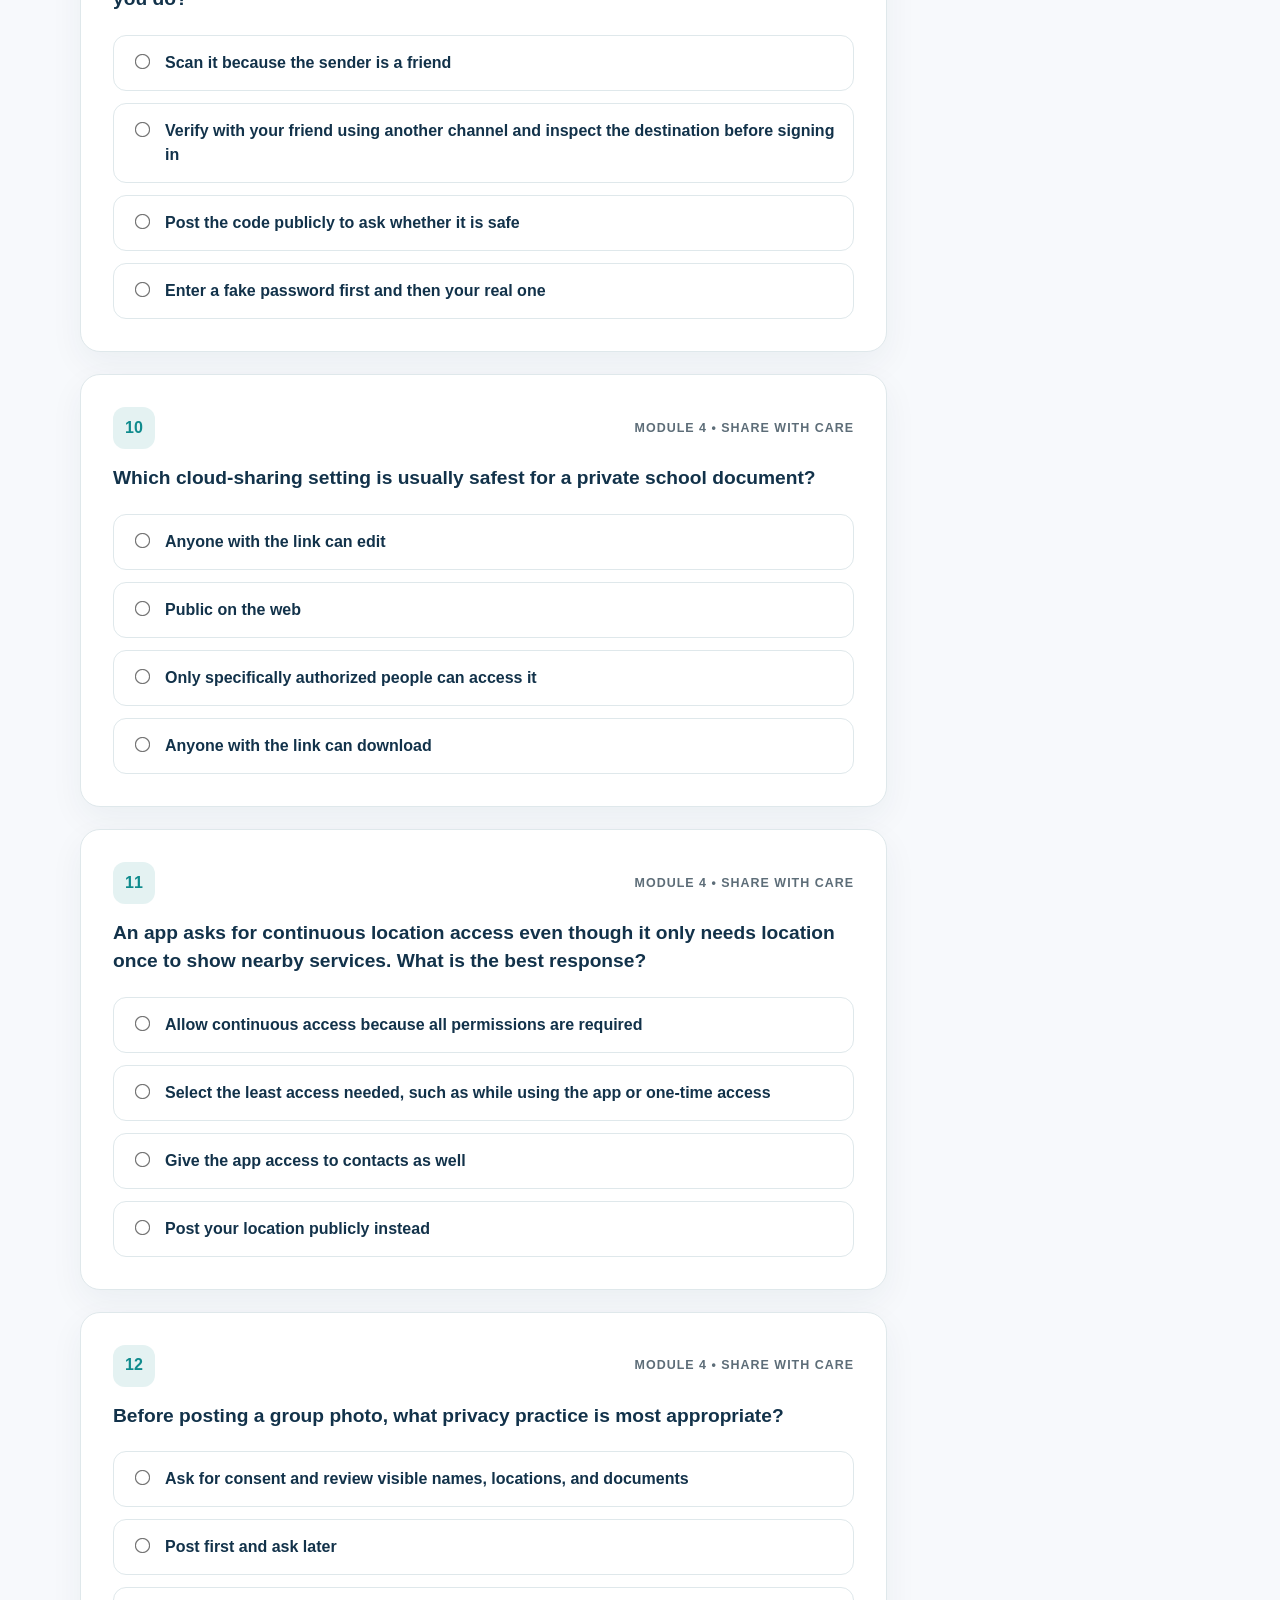
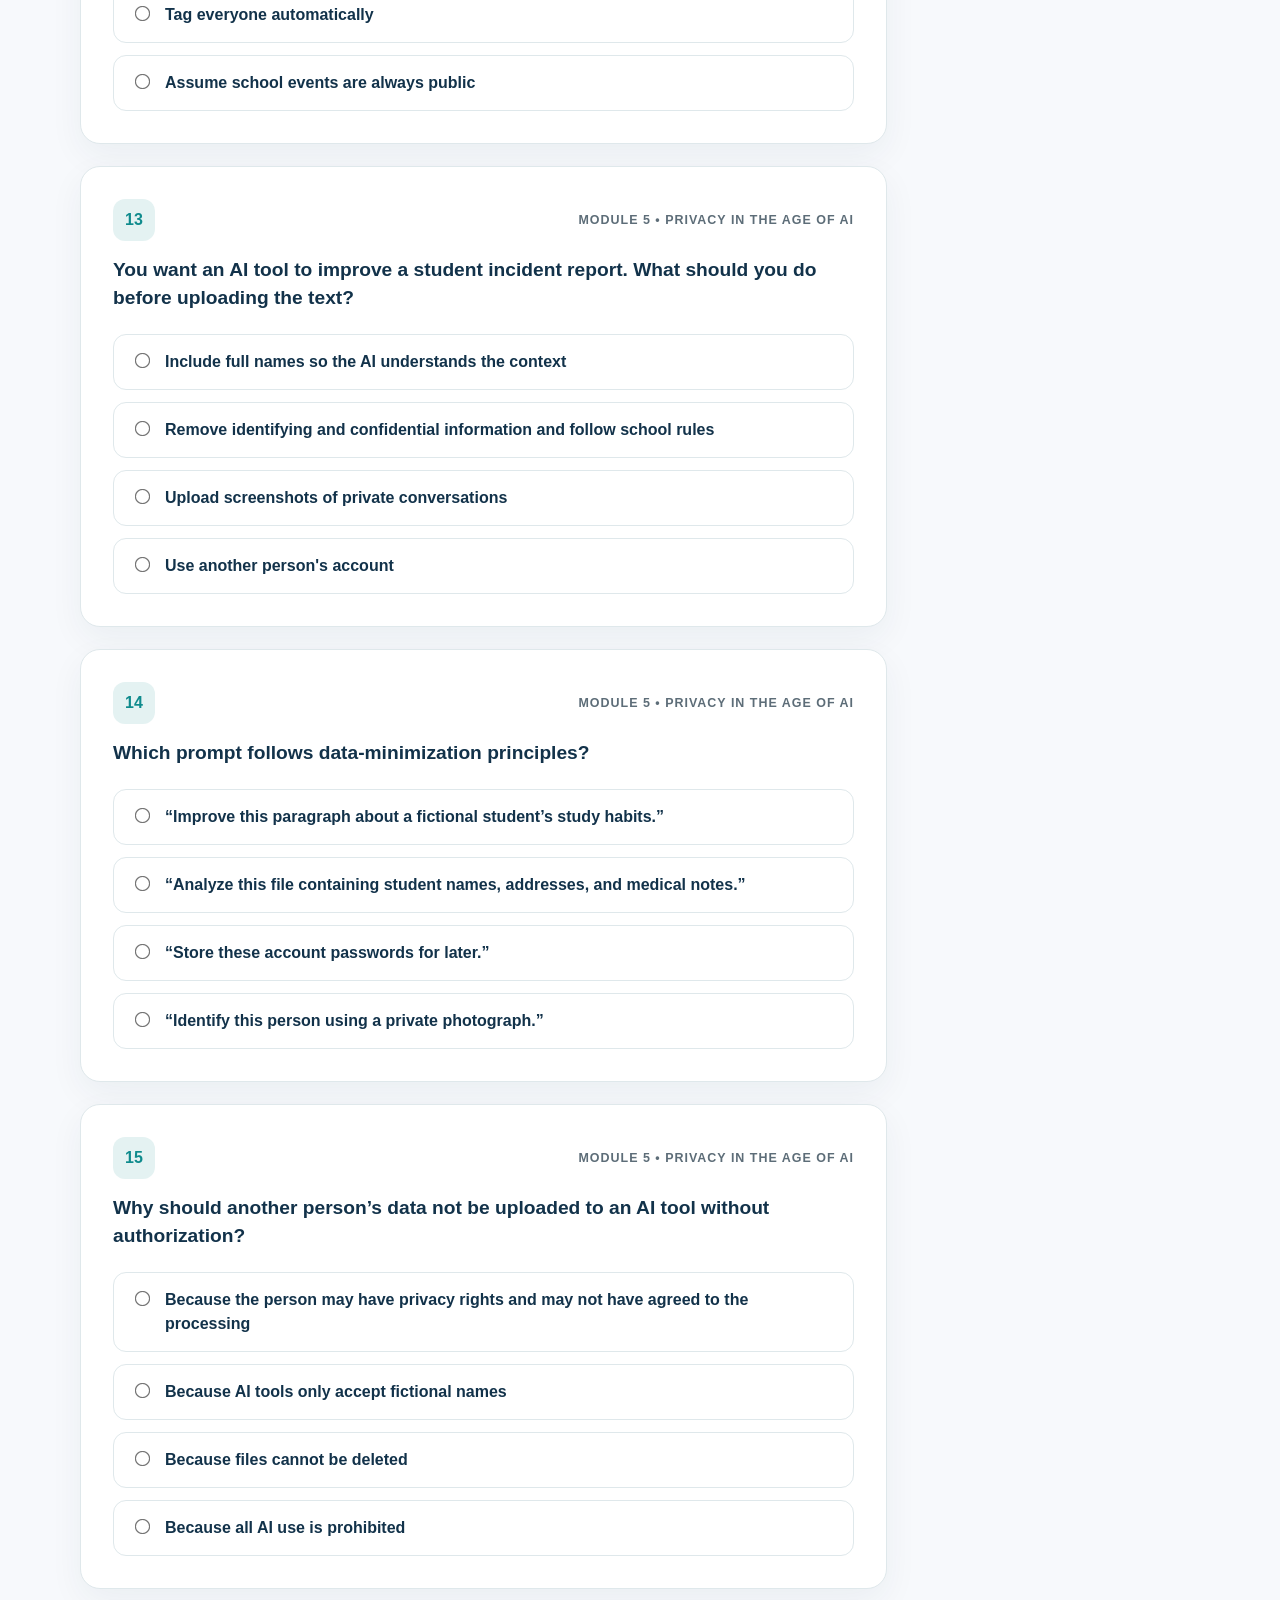
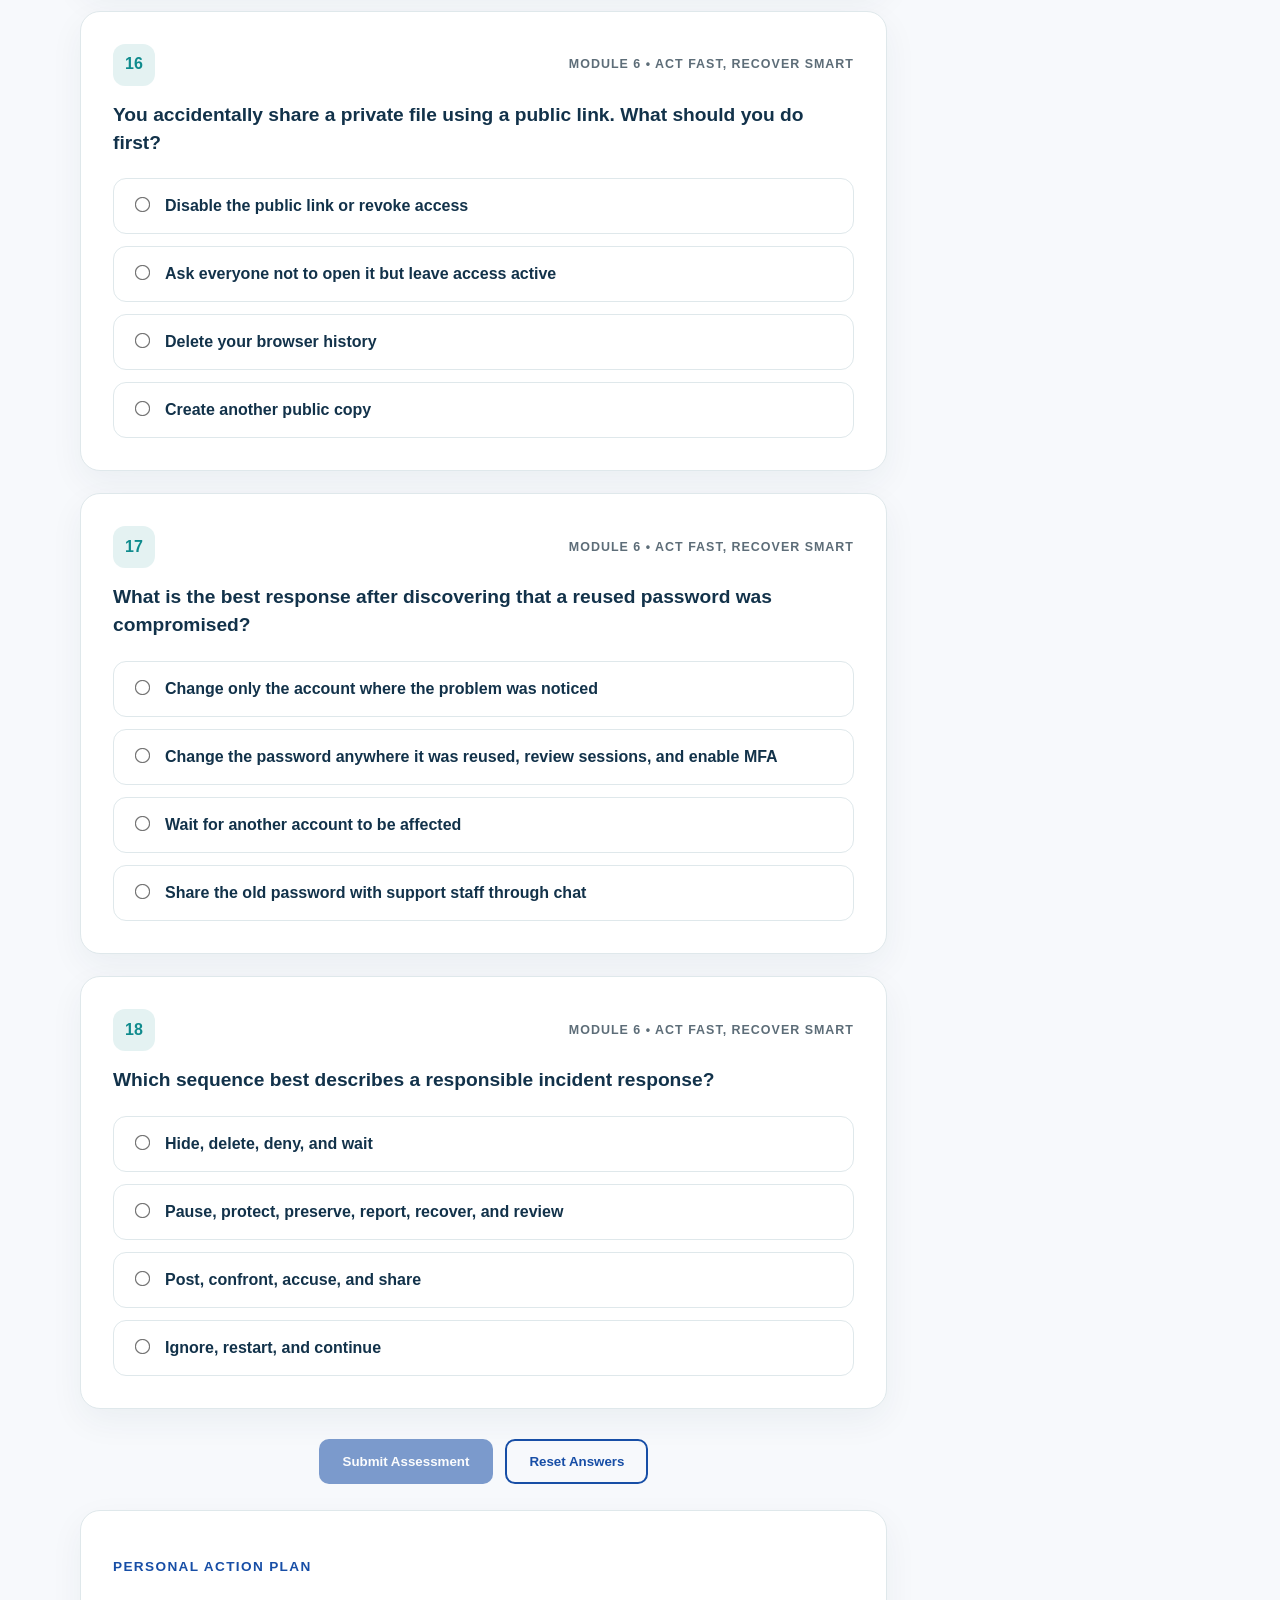
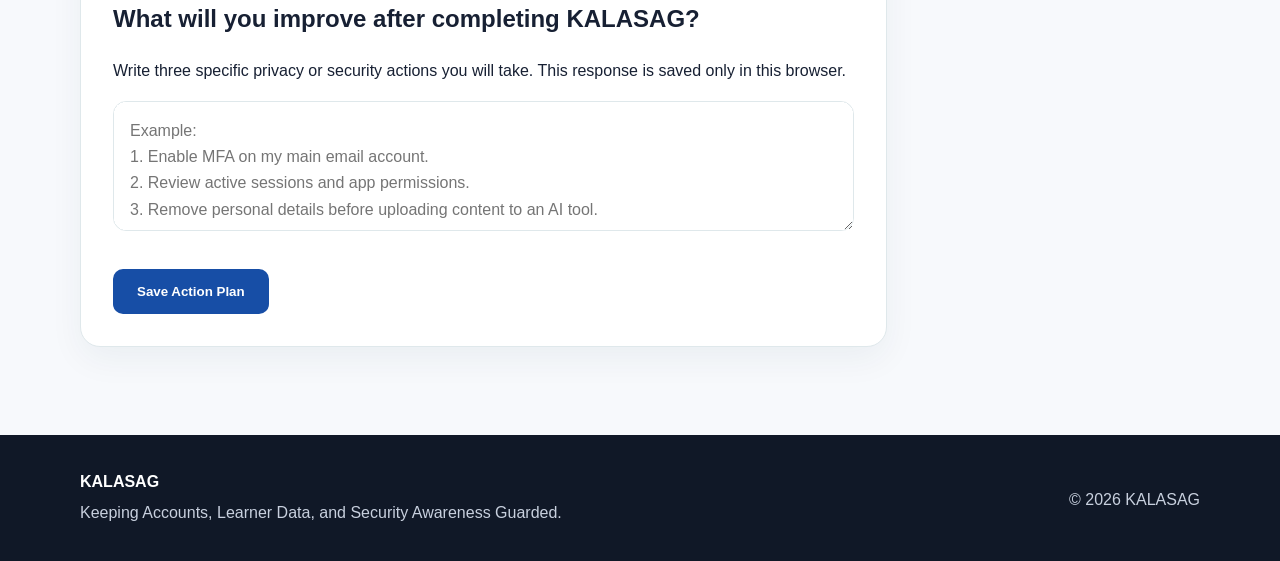
<file: assessment.html>
<!DOCTYPE html>
<html lang="en">
<head>
    <meta charset="UTF-8">
    <meta name="viewport" content="width=device-width, initial-scale=1.0">

    <meta
        name="description"
        content="KALASAG assessment on data privacy, account security, phishing, safe sharing, AI privacy, and incident response."
    >

    <title>Assessment | KALASAG</title>

    <link rel="stylesheet" href="css/style.css">

    <style>
        :root {
            --kalasag-navy: #12324a;
            --kalasag-teal: #0f8b8d;
            --kalasag-coral: #d96b65;
            --kalasag-gold: #f2b134;
            --kalasag-green: #2e7d5b;
            --kalasag-blue: #527cc5;
            --kalasag-purple: #6f63b8;
            --kalasag-pale: #f5f8fa;
            --kalasag-border: #dfe8eb;
            --kalasag-muted: #5d6d78;
            --success-bg: #eaf7f3;
            --warning-bg: #fff5df;
            --danger-bg: #fff0ef;
        }

        .assessment-hero {
            padding: 82px 0 68px;
            overflow: hidden;
            background:
                radial-gradient(circle at 84% 18%, rgba(15, 139, 141, 0.13), transparent 29%),
                radial-gradient(circle at 8% 90%, rgba(242, 177, 52, 0.11), transparent 31%),
                linear-gradient(180deg, #ffffff 0%, #f7fafb 100%);
        }

        .assessment-hero .hero-grid {
            grid-template-columns: minmax(0, 1.12fr) minmax(300px, 0.68fr);
            gap: 64px;
            align-items: center;
        }

        .assessment-hero h1 {
            max-width: 760px;
            margin: 18px 0 0;
            font-size: clamp(2.45rem, 5vw, 4.55rem);
            line-height: 1.02;
            letter-spacing: -0.055em;
            text-wrap: balance;
        }

        .assessment-hero h1 span {
            color: var(--kalasag-teal);
        }

        .assessment-hero .hero-description {
            max-width: 680px;
            margin: 24px 0 0;
            color: var(--kalasag-muted);
            font-size: clamp(1rem, 1.3vw, 1.12rem);
            line-height: 1.75;
        }

        .assessment-visual {
            position: relative;
            min-height: 350px;
            display: grid;
            place-items: center;
        }

        .score-orbit {
            position: relative;
            width: 250px;
            height: 250px;
            display: grid;
            place-items: center;
            border-radius: 50%;
            background:
                conic-gradient(
                    var(--kalasag-teal) 0 22%,
                    var(--kalasag-gold) 22% 40%,
                    var(--kalasag-blue) 40% 58%,
                    var(--kalasag-purple) 58% 76%,
                    var(--kalasag-coral) 76% 90%,
                    var(--kalasag-green) 90% 100%
                );
            box-shadow: 0 28px 70px rgba(18, 50, 74, 0.18);
        }

        .score-orbit::before {
            content: "";
            position: absolute;
            inset: 18px;
            border-radius: 50%;
            background: #ffffff;
        }

        .score-core {
            position: relative;
            z-index: 2;
            text-align: center;
        }

        .score-core strong {
            display: block;
            color: var(--kalasag-navy);
            font-size: 3.1rem;
            letter-spacing: -0.06em;
        }

        .score-core span {
            display: block;
            max-width: 140px;
            margin: 2px auto 0;
            color: var(--kalasag-muted);
            font-size: 0.78rem;
            font-weight: 800;
            line-height: 1.4;
            text-transform: uppercase;
            letter-spacing: 0.08em;
        }

        .orbit-label {
            position: absolute;
            padding: 9px 13px;
            border: 1px solid rgba(18, 50, 74, 0.1);
            border-radius: 999px;
            background: rgba(255,255,255,0.96);
            box-shadow: 0 12px 30px rgba(18, 50, 74, 0.10);
            color: var(--kalasag-navy);
            font-size: 0.76rem;
            font-weight: 800;
        }

        .orbit-label.one { top: 18px; left: 0; }
        .orbit-label.two { top: 75px; right: -8px; }
        .orbit-label.three { bottom: 58px; right: 0; }
        .orbit-label.four { bottom: 16px; left: 2px; }

        .assessment-shell {
            display: grid;
            grid-template-columns: minmax(0, 1fr) 285px;
            gap: 28px;
            align-items: start;
        }

        .assessment-main,
        .assessment-sidebar {
            min-width: 0;
        }

        .assessment-sidebar {
            position: sticky;
            top: 96px;
        }

        .sidebar-card,
        .assessment-card,
        .result-card,
        .reflection-card {
            border: 1px solid var(--kalasag-border);
            border-radius: 20px;
            background: #ffffff;
            box-shadow: 0 12px 34px rgba(18, 50, 74, 0.055);
        }

        .sidebar-card {
            padding: 24px;
            margin-bottom: 18px;
        }

        .sidebar-card h3 {
            margin: 0 0 12px;
            font-size: 1.05rem;
        }

        .sidebar-card p,
        .sidebar-card li {
            color: var(--kalasag-muted);
            font-size: 0.88rem;
        }

        .sidebar-card ul {
            margin: 12px 0 0;
            padding-left: 20px;
        }

        .assessment-progress-track {
            height: 10px;
            overflow: hidden;
            margin-top: 12px;
            border-radius: 999px;
            background: #e6edef;
        }

        .assessment-progress-bar {
            width: 0;
            height: 100%;
            border-radius: inherit;
            background: linear-gradient(90deg, var(--kalasag-teal), #58b7ae);
            transition: width 0.3s ease;
        }

        .question-nav {
            display: grid;
            grid-template-columns: repeat(4, 1fr);
            gap: 8px;
            margin-top: 14px;
        }

        .question-dot {
            min-height: 38px;
            border: 1px solid var(--kalasag-border);
            border-radius: 10px;
            background: #ffffff;
            color: var(--kalasag-muted);
            font-weight: 800;
            cursor: pointer;
        }

        .question-dot.answered {
            border-color: rgba(15,139,141,.45);
            background: #eaf7f3;
            color: var(--kalasag-teal);
        }

        .question-dot:hover,
        .question-dot:focus {
            border-color: var(--kalasag-teal);
        }

        .assessment-card {
            padding: 32px;
            margin-bottom: 22px;
            scroll-margin-top: 100px;
        }

        .question-meta {
            display: flex;
            justify-content: space-between;
            gap: 16px;
            align-items: center;
            margin-bottom: 15px;
        }

        .question-number {
            display: inline-flex;
            align-items: center;
            justify-content: center;
            min-width: 42px;
            height: 42px;
            border-radius: 12px;
            background: rgba(15,139,141,.11);
            color: var(--kalasag-teal);
            font-weight: 900;
        }

        .question-topic {
            color: var(--kalasag-muted);
            font-size: 0.78rem;
            font-weight: 800;
            letter-spacing: 0.08em;
            text-transform: uppercase;
        }

        .assessment-card h3 {
            margin: 0 0 22px;
            color: var(--kalasag-navy);
            font-size: 1.2rem;
            line-height: 1.45;
        }

        .option-list {
            display: grid;
            gap: 12px;
        }

        .option-label {
            display: flex;
            gap: 13px;
            align-items: flex-start;
            padding: 15px 17px;
            border: 1px solid var(--kalasag-border);
            border-radius: 13px;
            color: var(--kalasag-navy);
            font-weight: 650;
            line-height: 1.5;
            cursor: pointer;
            transition: border-color .2s ease, background .2s ease, transform .2s ease;
        }

        .option-label:hover {
            border-color: rgba(15,139,141,.45);
            transform: translateY(-1px);
        }

        .option-label input {
            flex: 0 0 auto;
            margin-top: 4px;
            transform: scale(1.18);
            accent-color: var(--kalasag-teal);
        }

        .option-label.selected {
            border-color: var(--kalasag-teal);
            background: #f0faf8;
        }

        .option-label.correct-answer {
            border-color: var(--kalasag-green);
            background: var(--success-bg);
        }

        .option-label.wrong-answer {
            border-color: var(--kalasag-coral);
            background: var(--danger-bg);
        }

        .answer-explanation {
            display: none;
            margin-top: 18px;
            padding: 16px 18px;
            border-radius: 13px;
            line-height: 1.6;
        }

        .answer-explanation.show {
            display: block;
        }

        .answer-explanation.correct {
            background: var(--success-bg);
            color: #235d46;
        }

        .answer-explanation.incorrect {
            background: var(--warning-bg);
            color: #78591c;
        }

        .assessment-actions {
            display: flex;
            flex-wrap: wrap;
            gap: 12px;
            justify-content: center;
            margin-top: 30px;
        }

        .assessment-actions button[disabled] {
            opacity: 0.55;
            cursor: not-allowed;
        }

        .result-card {
            display: none;
            padding: 38px;
            margin-top: 32px;
        }

        .result-card.show {
            display: block;
        }

        .result-layout {
            display: grid;
            grid-template-columns: 190px 1fr;
            gap: 34px;
            align-items: center;
        }

        .result-circle {
            width: 175px;
            height: 175px;
            display: grid;
            place-items: center;
            border-radius: 50%;
            background: conic-gradient(
                var(--kalasag-teal) var(--score-angle, 0deg),
                #e4ecef var(--score-angle, 0deg)
            );
        }

        .result-circle::before {
            content: "";
            position: absolute;
        }

        .result-score-inner {
            width: 140px;
            height: 140px;
            display: grid;
            place-items: center;
            border-radius: 50%;
            background: #ffffff;
            text-align: center;
        }

        .result-score-inner strong {
            display: block;
            color: var(--kalasag-navy);
            font-size: 2.45rem;
            line-height: 1;
        }

        .result-score-inner span {
            color: var(--kalasag-muted);
            font-size: 0.8rem;
            font-weight: 800;
        }

        .result-card h2 {
            margin: 0 0 10px;
        }

        .result-card p {
            color: var(--kalasag-muted);
        }

        .competency-grid {
            display: grid;
            grid-template-columns: repeat(3, minmax(0, 1fr));
            gap: 14px;
            margin-top: 24px;
        }

        .competency-item {
            padding: 16px;
            border: 1px solid var(--kalasag-border);
            border-radius: 14px;
            background: var(--kalasag-pale);
        }

        .competency-item strong {
            display: block;
            color: var(--kalasag-navy);
            font-size: 0.88rem;
        }

        .competency-item span {
            display: block;
            margin-top: 5px;
            color: var(--kalasag-muted);
            font-size: 0.8rem;
        }

        .reflection-card {
            padding: 32px;
            margin-top: 26px;
        }

        .reflection-card textarea {
            width: 100%;
            min-height: 130px;
            padding: 16px;
            border: 1px solid var(--kalasag-border);
            border-radius: 13px;
            font: inherit;
            resize: vertical;
        }

        .reflection-card textarea:focus {
            outline: 3px solid rgba(15,139,141,.14);
            border-color: var(--kalasag-teal);
        }

        .saved-message {
            display: none;
            margin-top: 12px;
            color: var(--kalasag-green);
            font-weight: 800;
        }

        .saved-message.show {
            display: block;
        }

        .assessment-note {
            padding: 22px;
            border-left: 5px solid var(--kalasag-gold);
            border-radius: 14px;
            background: var(--warning-bg);
            color: #6f541c;
        }

        @media (max-width: 980px) {
            .assessment-shell {
                grid-template-columns: 1fr;
            }

            .assessment-sidebar {
                position: static;
                order: -1;
            }

            .sidebar-layout {
                display: grid;
                grid-template-columns: 1fr 1fr;
                gap: 18px;
            }

            .assessment-hero .hero-grid {
                grid-template-columns: 1fr 1fr;
            }
        }

        @media (max-width: 760px) {
            .assessment-hero {
                padding-top: 54px;
            }

            .assessment-hero .hero-grid,
            .result-layout,
            .sidebar-layout {
                grid-template-columns: 1fr;
            }

            .assessment-visual {
                min-height: 315px;
            }

            .competency-grid {
                grid-template-columns: 1fr 1fr;
            }

            .assessment-card,
            .result-card,
            .reflection-card {
                padding: 24px 20px;
            }

            .result-circle {
                margin: 0 auto;
            }
        }

        @media (max-width: 520px) {
            .competency-grid {
                grid-template-columns: 1fr;
            }

            .question-nav {
                grid-template-columns: repeat(6, 1fr);
            }

            .question-dot {
                min-height: 34px;
                font-size: 0.75rem;
            }
        }
    </style>
</head>

<body>
<header class="site-header">
    <nav class="container navigation">
        <a class="logo" href="index.html">KALASAG</a>

        <button
            class="menu-button"
            id="menuButton"
            type="button"
            aria-label="Open navigation menu"
            aria-expanded="false"
            aria-controls="navLinks"
        >
            ☰
        </button>

        <ul class="nav-links" id="navLinks">
            <li><a href="index.html">Home</a></li>
            <li><a href="modules.html">Modules</a></li>
            <li><a class="active" href="assessment.html">Assessment</a></li>
            <li><a href="resources.html">Resources</a></li>
            <li><a href="about.html">About</a></li>
        </ul>
    </nav>
</header>

<main>
    <section class="assessment-hero">
        <div class="container hero-grid">
            <div>
                <p class="eyebrow">KALASAG Final Assessment</p>

                <h1>
                    Put your digital safety
                    <span>judgment to the test.</span>
                </h1>

                <p class="hero-description">
                    Complete 18 scenario-based questions covering personal data,
                    account security, phishing, safer sharing, AI privacy, and
                    incident response. A score of 80% or higher demonstrates
                    satisfactory mastery.
                </p>

                <div class="hero-actions">
                    <a class="button primary-button" href="#assessmentStart">
                        Begin Assessment
                    </a>

                    <a class="button secondary-button" href="modules.html">
                        Review the Modules
                    </a>
                </div>
            </div>

            <div class="assessment-visual" aria-label="Assessment competency wheel">
                <div class="score-orbit">
                    <div class="score-core">
                        <strong>80%</strong>
                        <span>Target mastery score</span>
                    </div>
                </div>

                <span class="orbit-label one">Protect</span>
                <span class="orbit-label two">Recognize</span>
                <span class="orbit-label three">Respond</span>
                <span class="orbit-label four">Recover</span>
            </div>
        </div>
    </section>

    <section class="section" id="assessmentStart">
        <div class="container">
            <div class="section-heading">
                <p class="eyebrow">Before You Begin</p>
                <h2>Assessment instructions</h2>
            </div>

            <div class="assessment-note">
                Select one answer for every question. Your responses remain in
                this browser and are not sent to a server. Do not enter real
                passwords, account details, or private information anywhere on
                this page.
            </div>

            <div class="assessment-shell" style="margin-top:30px;">
                <form class="assessment-main" id="assessmentForm" novalidate>
                    <article class="assessment-card" id="question1" data-topic="Data and Identity">
                        <div class="question-meta">
                            <span class="question-number">1</span>
                            <span class="question-topic">Module 1 • Your Data, Your Identity</span>
                        </div>

                        <h3>
                            Which item should generally be treated as sensitive
                            personal information?
                        </h3>

                        <div class="option-list">
                            <label class="option-label">
                                <input type="radio" name="q1" value="a">
                                <span>A favorite movie genre</span>
                            </label>

                            <label class="option-label">
                                <input type="radio" name="q1" value="b">
                                <span>A government identification number</span>
                            </label>

                            <label class="option-label">
                                <input type="radio" name="q1" value="c">
                                <span>A publicly announced school event</span>
                            </label>

                            <label class="option-label">
                                <input type="radio" name="q1" value="d">
                                <span>A fictional character name</span>
                            </label>
                        </div>

                        <div class="answer-explanation" id="explanation1"></div>
                    </article>

                    <article class="assessment-card" id="question2" data-topic="Data and Identity">
                        <div class="question-meta">
                            <span class="question-number">2</span>
                            <span class="question-topic">Module 1 • Your Data, Your Identity</span>
                        </div>

                        <h3>
                            A student registration form asks for a full home address
                            even though only an email is needed to send a webinar
                            link. What is the best privacy question to ask?
                        </h3>

                        <div class="option-list">
                            <label class="option-label">
                                <input type="radio" name="q2" value="a">
                                <span>Can the form collect more information to look professional?</span>
                            </label>

                            <label class="option-label">
                                <input type="radio" name="q2" value="b">
                                <span>Why is the address necessary for the stated purpose?</span>
                            </label>

                            <label class="option-label">
                                <input type="radio" name="q2" value="c">
                                <span>Can the address be shared publicly afterward?</span>
                            </label>

                            <label class="option-label">
                                <input type="radio" name="q2" value="d">
                                <span>Can another student complete the form instead?</span>
                            </label>
                        </div>

                        <div class="answer-explanation" id="explanation2"></div>
                    </article>

                    <article class="assessment-card" id="question3" data-topic="Data and Identity">
                        <div class="question-meta">
                            <span class="question-number">3</span>
                            <span class="question-topic">Module 1 • Your Data, Your Identity</span>
                        </div>

                        <h3>
                            Why should you review the audience before posting a photo
                            online?
                        </h3>

                        <div class="option-list">
                            <label class="option-label">
                                <input type="radio" name="q3" value="a">
                                <span>Because privacy depends partly on who can access and reuse the content</span>
                            </label>

                            <label class="option-label">
                                <input type="radio" name="q3" value="b">
                                <span>Because every photo must be deleted after one day</span>
                            </label>

                            <label class="option-label">
                                <input type="radio" name="q3" value="c">
                                <span>Because public posts cannot be copied</span>
                            </label>

                            <label class="option-label">
                                <input type="radio" name="q3" value="d">
                                <span>Because privacy settings guarantee complete control forever</span>
                            </label>
                        </div>

                        <div class="answer-explanation" id="explanation3"></div>
                    </article>

                    <article class="assessment-card" id="question4" data-topic="Account Security">
                        <div class="question-meta">
                            <span class="question-number">4</span>
                            <span class="question-topic">Module 2 • Lock It Down</span>
                        </div>

                        <h3>
                            Which password practice provides the strongest protection?
                        </h3>

                        <div class="option-list">
                            <label class="option-label">
                                <input type="radio" name="q4" value="a">
                                <span>Use one complex password for every account</span>
                            </label>

                            <label class="option-label">
                                <input type="radio" name="q4" value="b">
                                <span>Use unique long passphrases and enable multi-factor authentication</span>
                            </label>

                            <label class="option-label">
                                <input type="radio" name="q4" value="c">
                                <span>Use your birthday with a special character</span>
                            </label>

                            <label class="option-label">
                                <input type="radio" name="q4" value="d">
                                <span>Change one letter in the same password for each account</span>
                            </label>
                        </div>

                        <div class="answer-explanation" id="explanation4"></div>
                    </article>

                    <article class="assessment-card" id="question5" data-topic="Account Security">
                        <div class="question-meta">
                            <span class="question-number">5</span>
                            <span class="question-topic">Module 2 • Lock It Down</span>
                        </div>

                        <h3>
                            You receive an unexpected MFA approval request. What
                            should you do?
                        </h3>

                        <div class="option-list">
                            <label class="option-label">
                                <input type="radio" name="q5" value="a">
                                <span>Approve it because MFA requests are always safe</span>
                            </label>

                            <label class="option-label">
                                <input type="radio" name="q5" value="b">
                                <span>Deny it, review account activity, and secure the account if needed</span>
                            </label>

                            <label class="option-label">
                                <input type="radio" name="q5" value="c">
                                <span>Send the approval code to a friend for checking</span>
                            </label>

                            <label class="option-label">
                                <input type="radio" name="q5" value="d">
                                <span>Disable MFA permanently</span>
                            </label>
                        </div>

                        <div class="answer-explanation" id="explanation5"></div>
                    </article>

                    <article class="assessment-card" id="question6" data-topic="Account Security">
                        <div class="question-meta">
                            <span class="question-number">6</span>
                            <span class="question-topic">Module 2 • Lock It Down</span>
                        </div>

                        <h3>
                            Why is password reuse dangerous?
                        </h3>

                        <div class="option-list">
                            <label class="option-label">
                                <input type="radio" name="q6" value="a">
                                <span>A leaked password may be tested on your other accounts</span>
                            </label>

                            <label class="option-label">
                                <input type="radio" name="q6" value="b">
                                <span>It makes websites load more slowly</span>
                            </label>

                            <label class="option-label">
                                <input type="radio" name="q6" value="c">
                                <span>It prevents password recovery</span>
                            </label>

                            <label class="option-label">
                                <input type="radio" name="q6" value="d">
                                <span>It automatically shares your browsing history</span>
                            </label>
                        </div>

                        <div class="answer-explanation" id="explanation6"></div>
                    </article>

                    <article class="assessment-card" id="question7" data-topic="Phishing">
                        <div class="question-meta">
                            <span class="question-number">7</span>
                            <span class="question-topic">Module 3 • Spot the Trap</span>
                        </div>

                        <h3>
                            A message says, “Your school account will be deleted in
                            ten minutes. Sign in here now.” What is the safest action?
                        </h3>

                        <div class="option-list">
                            <label class="option-label">
                                <input type="radio" name="q7" value="a">
                                <span>Use the link quickly before the deadline</span>
                            </label>

                            <label class="option-label">
                                <input type="radio" name="q7" value="b">
                                <span>Forward the message to classmates</span>
                            </label>

                            <label class="option-label">
                                <input type="radio" name="q7" value="c">
                                <span>Open the official school service separately and verify the claim</span>
                            </label>

                            <label class="option-label">
                                <input type="radio" name="q7" value="d">
                                <span>Reply with your username to ask for more time</span>
                            </label>
                        </div>

                        <div class="answer-explanation" id="explanation7"></div>
                    </article>

                    <article class="assessment-card" id="question8" data-topic="Phishing">
                        <div class="question-meta">
                            <span class="question-number">8</span>
                            <span class="question-topic">Module 3 • Spot the Trap</span>
                        </div>

                        <h3>
                            Which combination is a strong warning sign of social
                            engineering?
                        </h3>

                        <div class="option-list">
                            <label class="option-label">
                                <input type="radio" name="q8" value="a">
                                <span>Urgency, secrecy, and a request for credentials</span>
                            </label>

                            <label class="option-label">
                                <input type="radio" name="q8" value="b">
                                <span>A normal announcement posted on an official page</span>
                            </label>

                            <label class="option-label">
                                <input type="radio" name="q8" value="c">
                                <span>A message from a known teacher with no links</span>
                            </label>

                            <label class="option-label">
                                <input type="radio" name="q8" value="d">
                                <span>A calendar reminder you created yourself</span>
                            </label>
                        </div>

                        <div class="answer-explanation" id="explanation8"></div>
                    </article>

                    <article class="assessment-card" id="question9" data-topic="Phishing">
                        <div class="question-meta">
                            <span class="question-number">9</span>
                            <span class="question-topic">Module 3 • Spot the Trap</span>
                        </div>

                        <h3>
                            A friend sends a QR code and asks you to log in to claim a
                            prize. What should you do?
                        </h3>

                        <div class="option-list">
                            <label class="option-label">
                                <input type="radio" name="q9" value="a">
                                <span>Scan it because the sender is a friend</span>
                            </label>

                            <label class="option-label">
                                <input type="radio" name="q9" value="b">
                                <span>Verify with your friend using another channel and inspect the destination before signing in</span>
                            </label>

                            <label class="option-label">
                                <input type="radio" name="q9" value="c">
                                <span>Post the code publicly to ask whether it is safe</span>
                            </label>

                            <label class="option-label">
                                <input type="radio" name="q9" value="d">
                                <span>Enter a fake password first and then your real one</span>
                            </label>
                        </div>

                        <div class="answer-explanation" id="explanation9"></div>
                    </article>

                    <article class="assessment-card" id="question10" data-topic="Safer Sharing">
                        <div class="question-meta">
                            <span class="question-number">10</span>
                            <span class="question-topic">Module 4 • Share with Care</span>
                        </div>

                        <h3>
                            Which cloud-sharing setting is usually safest for a
                            private school document?
                        </h3>

                        <div class="option-list">
                            <label class="option-label">
                                <input type="radio" name="q10" value="a">
                                <span>Anyone with the link can edit</span>
                            </label>

                            <label class="option-label">
                                <input type="radio" name="q10" value="b">
                                <span>Public on the web</span>
                            </label>

                            <label class="option-label">
                                <input type="radio" name="q10" value="c">
                                <span>Only specifically authorized people can access it</span>
                            </label>

                            <label class="option-label">
                                <input type="radio" name="q10" value="d">
                                <span>Anyone with the link can download</span>
                            </label>
                        </div>

                        <div class="answer-explanation" id="explanation10"></div>
                    </article>

                    <article class="assessment-card" id="question11" data-topic="Safer Sharing">
                        <div class="question-meta">
                            <span class="question-number">11</span>
                            <span class="question-topic">Module 4 • Share with Care</span>
                        </div>

                        <h3>
                            An app asks for continuous location access even though it
                            only needs location once to show nearby services. What is
                            the best response?
                        </h3>

                        <div class="option-list">
                            <label class="option-label">
                                <input type="radio" name="q11" value="a">
                                <span>Allow continuous access because all permissions are required</span>
                            </label>

                            <label class="option-label">
                                <input type="radio" name="q11" value="b">
                                <span>Select the least access needed, such as while using the app or one-time access</span>
                            </label>

                            <label class="option-label">
                                <input type="radio" name="q11" value="c">
                                <span>Give the app access to contacts as well</span>
                            </label>

                            <label class="option-label">
                                <input type="radio" name="q11" value="d">
                                <span>Post your location publicly instead</span>
                            </label>
                        </div>

                        <div class="answer-explanation" id="explanation11"></div>
                    </article>

                    <article class="assessment-card" id="question12" data-topic="Safer Sharing">
                        <div class="question-meta">
                            <span class="question-number">12</span>
                            <span class="question-topic">Module 4 • Share with Care</span>
                        </div>

                        <h3>
                            Before posting a group photo, what privacy practice is most
                            appropriate?
                        </h3>

                        <div class="option-list">
                            <label class="option-label">
                                <input type="radio" name="q12" value="a">
                                <span>Ask for consent and review visible names, locations, and documents</span>
                            </label>

                            <label class="option-label">
                                <input type="radio" name="q12" value="b">
                                <span>Post first and ask later</span>
                            </label>

                            <label class="option-label">
                                <input type="radio" name="q12" value="c">
                                <span>Tag everyone automatically</span>
                            </label>

                            <label class="option-label">
                                <input type="radio" name="q12" value="d">
                                <span>Assume school events are always public</span>
                            </label>
                        </div>

                        <div class="answer-explanation" id="explanation12"></div>
                    </article>

                    <article class="assessment-card" id="question13" data-topic="AI Privacy">
                        <div class="question-meta">
                            <span class="question-number">13</span>
                            <span class="question-topic">Module 5 • Privacy in the Age of AI</span>
                        </div>

                        <h3>
                            You want an AI tool to improve a student incident report.
                            What should you do before uploading the text?
                        </h3>

                        <div class="option-list">
                            <label class="option-label">
                                <input type="radio" name="q13" value="a">
                                <span>Include full names so the AI understands the context</span>
                            </label>

                            <label class="option-label">
                                <input type="radio" name="q13" value="b">
                                <span>Remove identifying and confidential information and follow school rules</span>
                            </label>

                            <label class="option-label">
                                <input type="radio" name="q13" value="c">
                                <span>Upload screenshots of private conversations</span>
                            </label>

                            <label class="option-label">
                                <input type="radio" name="q13" value="d">
                                <span>Use another person's account</span>
                            </label>
                        </div>

                        <div class="answer-explanation" id="explanation13"></div>
                    </article>

                    <article class="assessment-card" id="question14" data-topic="AI Privacy">
                        <div class="question-meta">
                            <span class="question-number">14</span>
                            <span class="question-topic">Module 5 • Privacy in the Age of AI</span>
                        </div>

                        <h3>
                            Which prompt follows data-minimization principles?
                        </h3>

                        <div class="option-list">
                            <label class="option-label">
                                <input type="radio" name="q14" value="a">
                                <span>“Improve this paragraph about a fictional student’s study habits.”</span>
                            </label>

                            <label class="option-label">
                                <input type="radio" name="q14" value="b">
                                <span>“Analyze this file containing student names, addresses, and medical notes.”</span>
                            </label>

                            <label class="option-label">
                                <input type="radio" name="q14" value="c">
                                <span>“Store these account passwords for later.”</span>
                            </label>

                            <label class="option-label">
                                <input type="radio" name="q14" value="d">
                                <span>“Identify this person using a private photograph.”</span>
                            </label>
                        </div>

                        <div class="answer-explanation" id="explanation14"></div>
                    </article>

                    <article class="assessment-card" id="question15" data-topic="AI Privacy">
                        <div class="question-meta">
                            <span class="question-number">15</span>
                            <span class="question-topic">Module 5 • Privacy in the Age of AI</span>
                        </div>

                        <h3>
                            Why should another person’s data not be uploaded to an AI
                            tool without authorization?
                        </h3>

                        <div class="option-list">
                            <label class="option-label">
                                <input type="radio" name="q15" value="a">
                                <span>Because the person may have privacy rights and may not have agreed to the processing</span>
                            </label>

                            <label class="option-label">
                                <input type="radio" name="q15" value="b">
                                <span>Because AI tools only accept fictional names</span>
                            </label>

                            <label class="option-label">
                                <input type="radio" name="q15" value="c">
                                <span>Because files cannot be deleted</span>
                            </label>

                            <label class="option-label">
                                <input type="radio" name="q15" value="d">
                                <span>Because all AI use is prohibited</span>
                            </label>
                        </div>

                        <div class="answer-explanation" id="explanation15"></div>
                    </article>

                    <article class="assessment-card" id="question16" data-topic="Incident Response">
                        <div class="question-meta">
                            <span class="question-number">16</span>
                            <span class="question-topic">Module 6 • Act Fast, Recover Smart</span>
                        </div>

                        <h3>
                            You accidentally share a private file using a public link.
                            What should you do first?
                        </h3>

                        <div class="option-list">
                            <label class="option-label">
                                <input type="radio" name="q16" value="a">
                                <span>Disable the public link or revoke access</span>
                            </label>

                            <label class="option-label">
                                <input type="radio" name="q16" value="b">
                                <span>Ask everyone not to open it but leave access active</span>
                            </label>

                            <label class="option-label">
                                <input type="radio" name="q16" value="c">
                                <span>Delete your browser history</span>
                            </label>

                            <label class="option-label">
                                <input type="radio" name="q16" value="d">
                                <span>Create another public copy</span>
                            </label>
                        </div>

                        <div class="answer-explanation" id="explanation16"></div>
                    </article>

                    <article class="assessment-card" id="question17" data-topic="Incident Response">
                        <div class="question-meta">
                            <span class="question-number">17</span>
                            <span class="question-topic">Module 6 • Act Fast, Recover Smart</span>
                        </div>

                        <h3>
                            What is the best response after discovering that a reused
                            password was compromised?
                        </h3>

                        <div class="option-list">
                            <label class="option-label">
                                <input type="radio" name="q17" value="a">
                                <span>Change only the account where the problem was noticed</span>
                            </label>

                            <label class="option-label">
                                <input type="radio" name="q17" value="b">
                                <span>Change the password anywhere it was reused, review sessions, and enable MFA</span>
                            </label>

                            <label class="option-label">
                                <input type="radio" name="q17" value="c">
                                <span>Wait for another account to be affected</span>
                            </label>

                            <label class="option-label">
                                <input type="radio" name="q17" value="d">
                                <span>Share the old password with support staff through chat</span>
                            </label>
                        </div>

                        <div class="answer-explanation" id="explanation17"></div>
                    </article>

                    <article class="assessment-card" id="question18" data-topic="Incident Response">
                        <div class="question-meta">
                            <span class="question-number">18</span>
                            <span class="question-topic">Module 6 • Act Fast, Recover Smart</span>
                        </div>

                        <h3>
                            Which sequence best describes a responsible incident
                            response?
                        </h3>

                        <div class="option-list">
                            <label class="option-label">
                                <input type="radio" name="q18" value="a">
                                <span>Hide, delete, deny, and wait</span>
                            </label>

                            <label class="option-label">
                                <input type="radio" name="q18" value="b">
                                <span>Pause, protect, preserve, report, recover, and review</span>
                            </label>

                            <label class="option-label">
                                <input type="radio" name="q18" value="c">
                                <span>Post, confront, accuse, and share</span>
                            </label>

                            <label class="option-label">
                                <input type="radio" name="q18" value="d">
                                <span>Ignore, restart, and continue</span>
                            </label>
                        </div>

                        <div class="answer-explanation" id="explanation18"></div>
                    </article>

                    <div class="assessment-actions">
                        <button
                            class="button primary-button"
                            id="submitAssessment"
                            type="submit"
                        >
                            Submit Assessment
                        </button>

                        <button
                            class="button secondary-button"
                            id="resetAssessment"
                            type="button"
                        >
                            Reset Answers
                        </button>
                    </div>

                    <section class="result-card" id="resultCard" aria-live="polite">
                        <div class="result-layout">
                            <div
                                class="result-circle"
                                id="resultCircle"
                                aria-label="Assessment score"
                            >
                                <div class="result-score-inner">
                                    <div>
                                        <strong id="scorePercent">0%</strong>
                                        <span id="scoreFraction">0 of 18</span>
                                    </div>
                                </div>
                            </div>

                            <div>
                                <p class="eyebrow">Assessment Result</p>
                                <h2 id="resultHeading">Your result</h2>
                                <p id="resultMessage"></p>

                                <div class="hero-actions">
                                    <a class="button primary-button" href="modules.html">
                                        Review Modules
                                    </a>

                                    <button
                                        class="button secondary-button"
                                        id="retakeAssessment"
                                        type="button"
                                    >
                                        Retake Assessment
                                    </button>
                                </div>
                            </div>
                        </div>

                        <div class="competency-grid" id="competencyGrid"></div>
                    </section>

                    <section class="reflection-card">
                        <p class="eyebrow">Personal Action Plan</p>
                        <h2>What will you improve after completing KALASAG?</h2>

                        <p>
                            Write three specific privacy or security actions you will
                            take. This response is saved only in this browser.
                        </p>

                        <textarea
                            id="actionPlan"
                            placeholder="Example:
1. Enable MFA on my main email account.
2. Review active sessions and app permissions.
3. Remove personal details before uploading content to an AI tool."
                        ></textarea>

                        <div class="assessment-actions" style="justify-content:flex-start;">
                            <button
                                class="button primary-button"
                                id="saveActionPlan"
                                type="button"
                            >
                                Save Action Plan
                            </button>
                        </div>

                        <p class="saved-message" id="savedMessage">
                            Your action plan has been saved on this browser and device.
                        </p>
                    </section>
                </form>

                <aside class="assessment-sidebar">
                    <div class="sidebar-layout">
                        <section class="sidebar-card">
                            <h3>Your progress</h3>
                            <p>
                                <span id="answeredCount">0</span> of 18 questions answered
                            </p>

                            <div class="assessment-progress-track">
                                <div
                                    class="assessment-progress-bar"
                                    id="assessmentProgressBar"
                                ></div>
                            </div>

                            <div class="question-nav" id="questionNav"></div>
                        </section>

                        <section class="sidebar-card">
                            <h3>Competencies assessed</h3>
                            <ul>
                                <li>Data classification and privacy</li>
                                <li>Passwords and MFA</li>
                                <li>Phishing recognition</li>
                                <li>Safe sharing and permissions</li>
                                <li>Privacy when using AI</li>
                                <li>Incident response and recovery</li>
                            </ul>
                        </section>

                        <section class="sidebar-card">
                            <h3>Scoring guide</h3>
                            <p>
                                <strong>80–100%:</strong> Satisfactory mastery
                            </p>
                            <p>
                                <strong>60–79%:</strong> Developing mastery
                            </p>
                            <p>
                                <strong>Below 60%:</strong> Review recommended
                            </p>
                        </section>
                    </div>
                </aside>
            </div>
        </div>
    </section>
</main>

<footer class="site-footer">
    <div class="container footer-content">
        <div>
            <strong>KALASAG</strong>
            <p>Keeping Accounts, Learner Data, and Security Awareness Guarded.</p>
        </div>

        <p>&copy; 2026 KALASAG</p>
    </div>
</footer>

<script src="js/script.js"></script>

<script>
"use strict";

const answerKey = {
    q1: {
        answer: "b",
        explanation:
            "A government identification number can be used to identify, verify, or impersonate a person and should be protected."
    },
    q2: {
        answer: "b",
        explanation:
            "Data minimization means collecting only information that is necessary for a clearly stated purpose."
    },
    q3: {
        answer: "a",
        explanation:
            "The audience affects who can view, copy, save, forward, or reuse the content. Privacy settings reduce risk but do not guarantee permanent control."
    },
    q4: {
        answer: "b",
        explanation:
            "Unique long passphrases limit the damage from one breach, while multi-factor authentication adds another layer of protection."
    },
    q5: {
        answer: "b",
        explanation:
            "An unexpected MFA request may indicate that someone already has your password. Deny it and review account activity."
    },
    q6: {
        answer: "a",
        explanation:
            "Attackers may test a leaked username and password on other services. This is called credential stuffing."
    },
    q7: {
        answer: "c",
        explanation:
            "Urgency and threats are common phishing tactics. Open the official service independently rather than using the message link."
    },
    q8: {
        answer: "a",
        explanation:
            "Urgency, secrecy, and requests for credentials are common social-engineering warning signs."
    },
    q9: {
        answer: "b",
        explanation:
            "A trusted person's account may be compromised. Verify through another channel and inspect the destination before signing in."
    },
    q10: {
        answer: "c",
        explanation:
            "Private files should be limited to specifically authorized people using the least access necessary."
    },
    q11: {
        answer: "b",
        explanation:
            "Grant only the permission and duration needed for the feature. Continuous access is not justified when one-time access is sufficient."
    },
    q12: {
        answer: "a",
        explanation:
            "Consent and a review of visible information help protect the privacy of everyone shown in the photo."
    },
    q13: {
        answer: "b",
        explanation:
            "Remove identifiers and confidential details before using an external AI tool, and follow school-approved practices."
    },
    q14: {
        answer: "a",
        explanation:
            "The prompt uses a fictional person and includes only the information needed for the task."
    },
    q15: {
        answer: "a",
        explanation:
            "Another person's information should not be processed or disclosed without a valid purpose, authority, and appropriate safeguards."
    },
    q16: {
        answer: "a",
        explanation:
            "First remove or restrict access to stop further exposure. Then review access and report the incident when necessary."
    },
    q17: {
        answer: "b",
        explanation:
            "A reused compromised password may threaten several accounts. Replace it everywhere, end unfamiliar sessions, and enable MFA."
    },
    q18: {
        answer: "b",
        explanation:
            "A structured response helps stop harm, preserve useful information, restore control, and prevent recurrence."
    }
};

const topicGroups = {
    "Data and Identity": ["q1", "q2", "q3"],
    "Account Security": ["q4", "q5", "q6"],
    "Phishing": ["q7", "q8", "q9"],
    "Safer Sharing": ["q10", "q11", "q12"],
    "AI Privacy": ["q13", "q14", "q15"],
    "Incident Response": ["q16", "q17", "q18"]
};

const form = document.getElementById("assessmentForm");
const submitButton = document.getElementById("submitAssessment");
const resetButton = document.getElementById("resetAssessment");
const retakeButton = document.getElementById("retakeAssessment");
const resultCard = document.getElementById("resultCard");
const scorePercent = document.getElementById("scorePercent");
const scoreFraction = document.getElementById("scoreFraction");
const resultHeading = document.getElementById("resultHeading");
const resultMessage = document.getElementById("resultMessage");
const resultCircle = document.getElementById("resultCircle");
const competencyGrid = document.getElementById("competencyGrid");
const answeredCount = document.getElementById("answeredCount");
const progressBar = document.getElementById("assessmentProgressBar");
const questionNav = document.getElementById("questionNav");
const actionPlan = document.getElementById("actionPlan");
const saveActionPlan = document.getElementById("saveActionPlan");
const savedMessage = document.getElementById("savedMessage");

const totalQuestions = Object.keys(answerKey).length;

function buildQuestionNavigation() {
    questionNav.innerHTML = "";

    for (let index = 1; index <= totalQuestions; index += 1) {
        const button = document.createElement("button");
        button.type = "button";
        button.className = "question-dot";
        button.textContent = String(index);
        button.setAttribute("aria-label", `Go to question ${index}`);

        button.addEventListener("click", () => {
            document
                .getElementById(`question${index}`)
                .scrollIntoView({ behavior: "smooth", block: "start" });
        });

        questionNav.appendChild(button);
    }
}

function getAnsweredQuestions() {
    return Object.keys(answerKey).filter(name =>
        form.querySelector(`input[name="${name}"]:checked`)
    );
}

function updateProgress() {
    const answered = getAnsweredQuestions();
    const percentage = Math.round((answered.length / totalQuestions) * 100);

    answeredCount.textContent = String(answered.length);
    progressBar.style.width = `${percentage}%`;

    [...questionNav.children].forEach((button, index) => {
        const name = `q${index + 1}`;
        button.classList.toggle("answered", answered.includes(name));
    });

    submitButton.disabled = answered.length !== totalQuestions;
}

function clearQuestionStyles() {
    form.querySelectorAll(".option-label").forEach(label => {
        label.classList.remove(
            "selected",
            "correct-answer",
            "wrong-answer"
        );
    });

    form.querySelectorAll(".answer-explanation").forEach(explanation => {
        explanation.className = "answer-explanation";
        explanation.textContent = "";
    });
}

form.addEventListener("change", event => {
    if (!event.target.matches('input[type="radio"]')) {
        return;
    }

    const optionList = event.target.closest(".option-list");

    optionList.querySelectorAll(".option-label").forEach(label => {
        label.classList.remove("selected");
    });

    event.target.closest(".option-label").classList.add("selected");
    updateProgress();
});

form.addEventListener("submit", event => {
    event.preventDefault();

    const answered = getAnsweredQuestions();

    if (answered.length !== totalQuestions) {
        const firstUnanswered = Object.keys(answerKey).find(name =>
            !form.querySelector(`input[name="${name}"]:checked`)
        );

        if (firstUnanswered) {
            const number = firstUnanswered.replace("q", "");
            document
                .getElementById(`question${number}`)
                .scrollIntoView({ behavior: "smooth", block: "start" });
        }

        return;
    }

    let score = 0;
    const topicScores = {};

    Object.keys(topicGroups).forEach(topic => {
        topicScores[topic] = { correct: 0, total: topicGroups[topic].length };
    });

    Object.entries(answerKey).forEach(([name, details]) => {
        const selected = form.querySelector(`input[name="${name}"]:checked`);
        const labels = form
            .querySelectorAll(`input[name="${name}"]`);

        labels.forEach(input => {
            const label = input.closest(".option-label");

            label.classList.remove(
                "correct-answer",
                "wrong-answer"
            );

            if (input.value === details.answer) {
                label.classList.add("correct-answer");
            }

            if (input.checked && input.value !== details.answer) {
                label.classList.add("wrong-answer");
            }
        });

        const isCorrect = selected.value === details.answer;
        const questionNumber = name.replace("q", "");
        const explanation = document.getElementById(
            `explanation${questionNumber}`
        );

        explanation.textContent = isCorrect
            ? `Correct. ${details.explanation}`
            : `Review: ${details.explanation}`;

        explanation.className =
            `answer-explanation show ${isCorrect ? "correct" : "incorrect"}`;

        if (isCorrect) {
            score += 1;
        }

        const topic = Object.keys(topicGroups).find(group =>
            topicGroups[group].includes(name)
        );

        if (isCorrect && topic) {
            topicScores[topic].correct += 1;
        }
    });

    const percentage = Math.round((score / totalQuestions) * 100);
    const angle = Math.round((percentage / 100) * 360);

    scorePercent.textContent = `${percentage}%`;
    scoreFraction.textContent = `${score} of ${totalQuestions}`;
    resultCircle.style.setProperty("--score-angle", `${angle}deg`);

    if (percentage >= 80) {
        resultHeading.textContent = "Satisfactory mastery achieved";
        resultMessage.textContent =
            "You demonstrated strong judgment across the six KALASAG competency areas. Continue applying these habits in real digital situations.";
    } else if (percentage >= 60) {
        resultHeading.textContent = "Your mastery is developing";
        resultMessage.textContent =
            "You understand many important practices, but reviewing the lower-scoring competency areas will strengthen your decision-making.";
    } else {
        resultHeading.textContent = "Module review recommended";
        resultMessage.textContent =
            "Review the KALASAG modules and try the assessment again. Focus on understanding why each protective action is appropriate.";
    }

    competencyGrid.innerHTML = "";

    Object.entries(topicScores).forEach(([topic, result]) => {
        const competency = document.createElement("div");
        competency.className = "competency-item";

        const topicPercentage = Math.round(
            (result.correct / result.total) * 100
        );

        competency.innerHTML = `
            <strong>${topic}</strong>
            <span>${result.correct} of ${result.total} correct · ${topicPercentage}%</span>
        `;

        competencyGrid.appendChild(competency);
    });

    const resultData = {
        score,
        total: totalQuestions,
        percentage,
        completedAt: new Date().toISOString()
    };

    localStorage.setItem(
        "kalasagAssessmentResult",
        JSON.stringify(resultData)
    );

    if (percentage >= 80) {
        localStorage.setItem("kalasagAssessmentPassed", "true");
    } else {
        localStorage.removeItem("kalasagAssessmentPassed");
    }

    resultCard.classList.add("show");
    submitButton.disabled = true;

    resultCard.scrollIntoView({
        behavior: "smooth",
        block: "start"
    });
});

function resetAssessment() {
    form.reset();
    clearQuestionStyles();

    resultCard.classList.remove("show");
    submitButton.disabled = true;

    localStorage.removeItem("kalasagAssessmentResult");
    localStorage.removeItem("kalasagAssessmentPassed");

    updateProgress();

    document
        .getElementById("question1")
        .scrollIntoView({ behavior: "smooth", block: "start" });
}

resetButton.addEventListener("click", resetAssessment);
retakeButton.addEventListener("click", resetAssessment);

saveActionPlan.addEventListener("click", () => {
    const value = actionPlan.value.trim();

    if (!value) {
        actionPlan.focus();
        savedMessage.textContent =
            "Write at least one specific action before saving.";
        savedMessage.classList.add("show");
        return;
    }

    localStorage.setItem("kalasagActionPlan", value);
    savedMessage.textContent =
        "Your action plan has been saved on this browser and device.";
    savedMessage.classList.add("show");
});

function loadSavedActionPlan() {
    const saved = localStorage.getItem("kalasagActionPlan");

    if (saved) {
        actionPlan.value = saved;
    }
}

buildQuestionNavigation();
loadSavedActionPlan();
updateProgress();
</script>
</body>
</html>
</file>
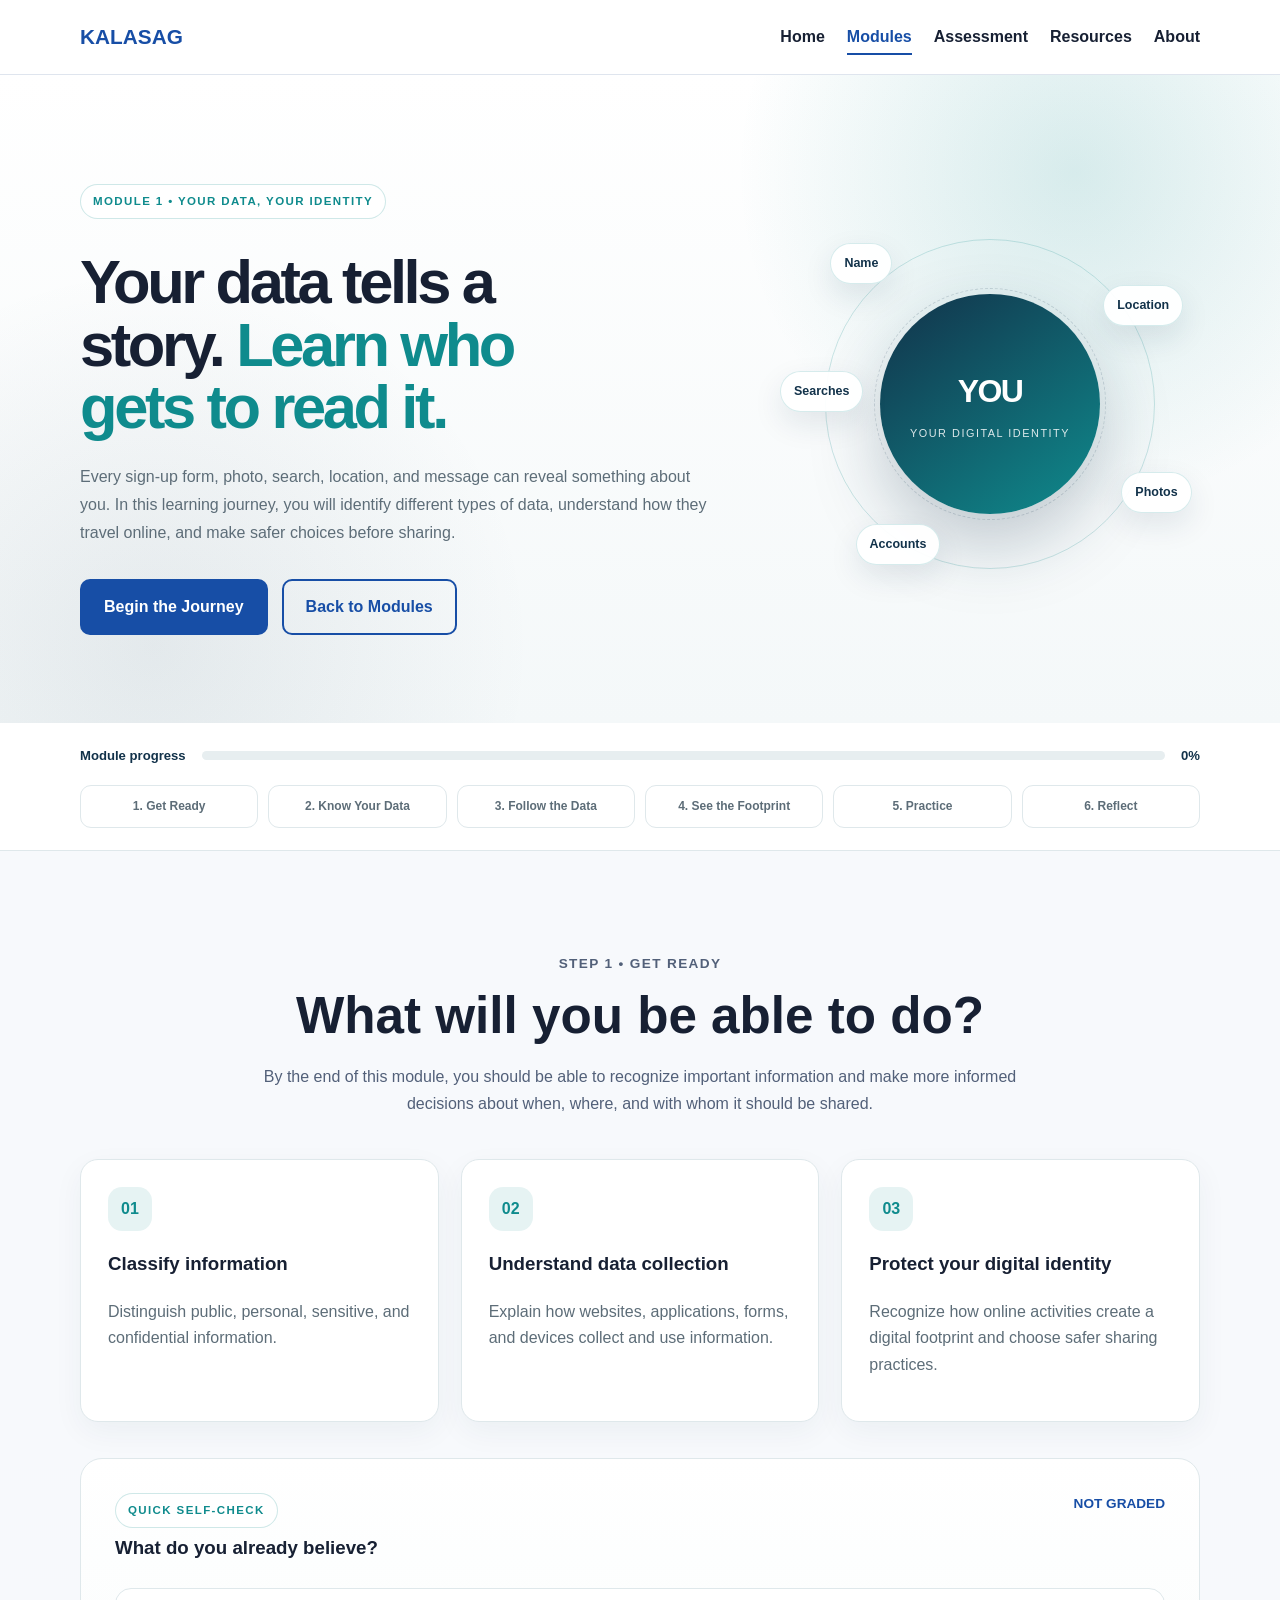
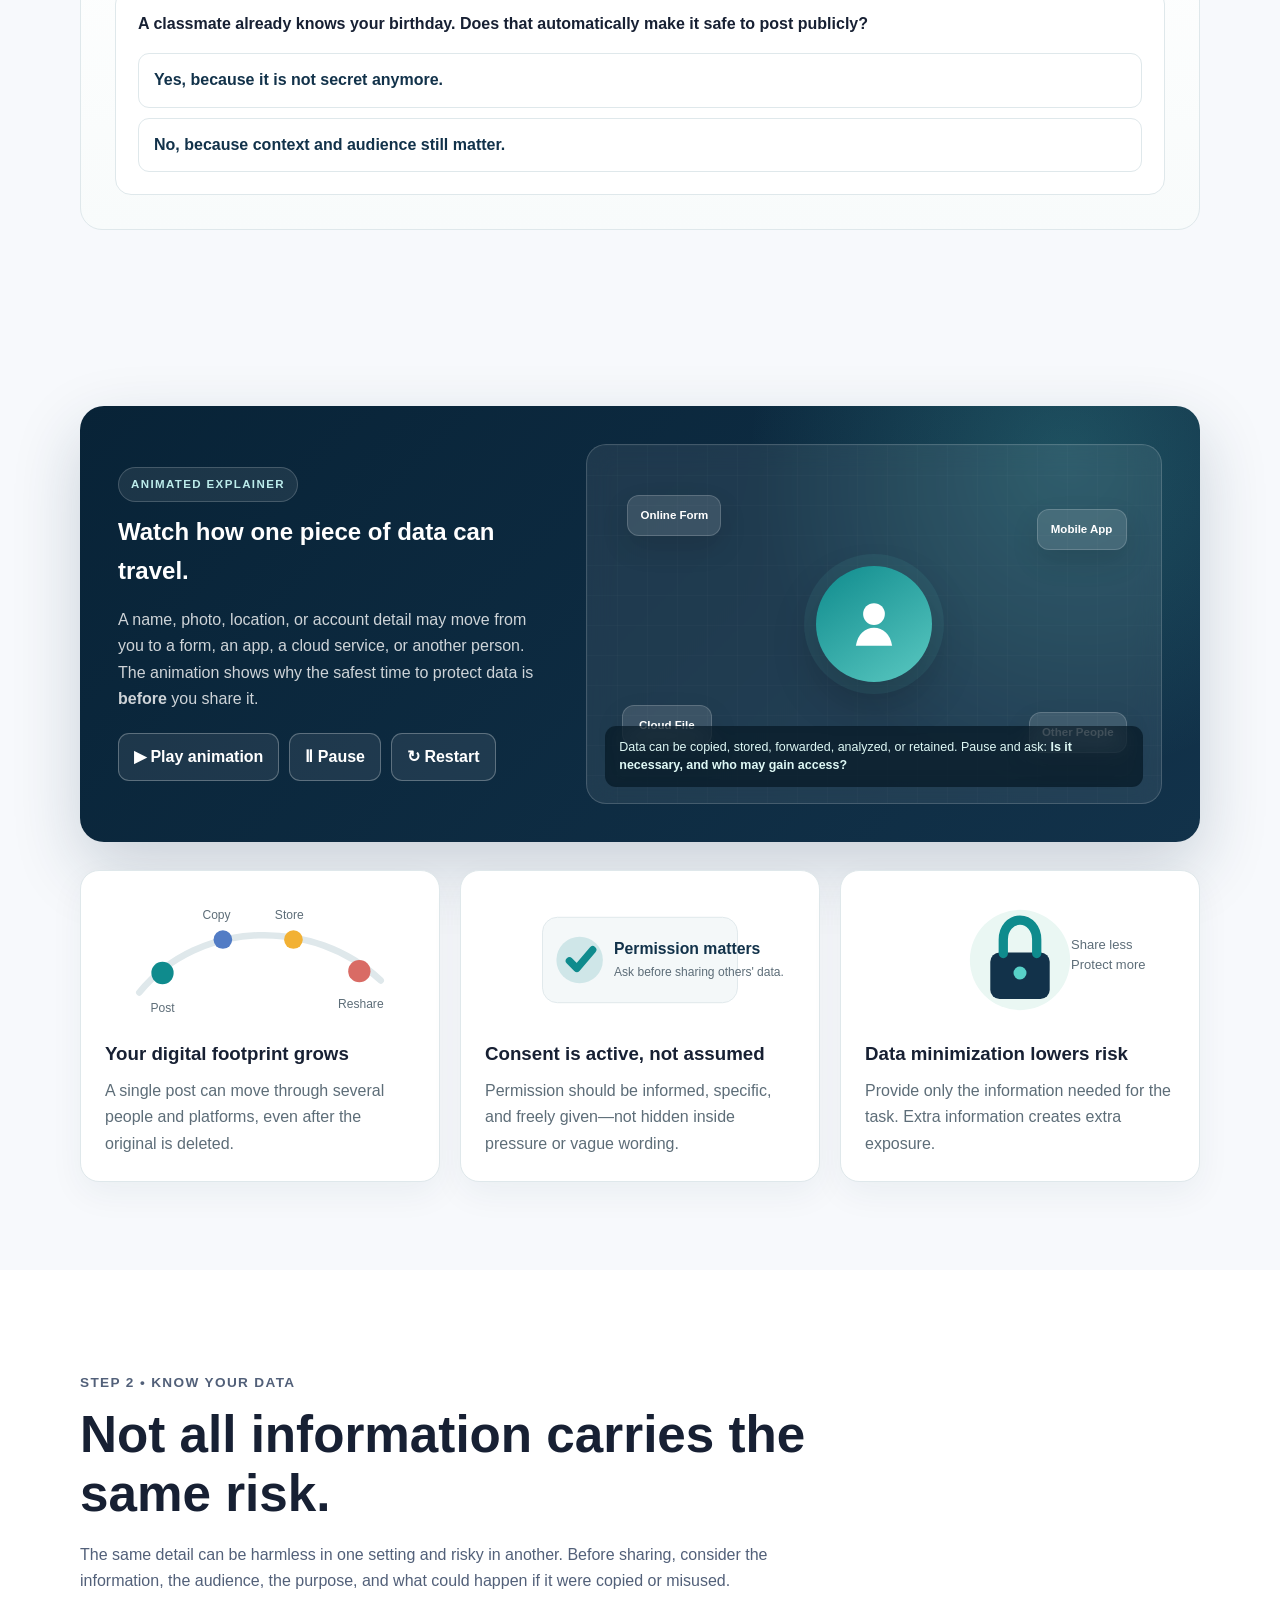
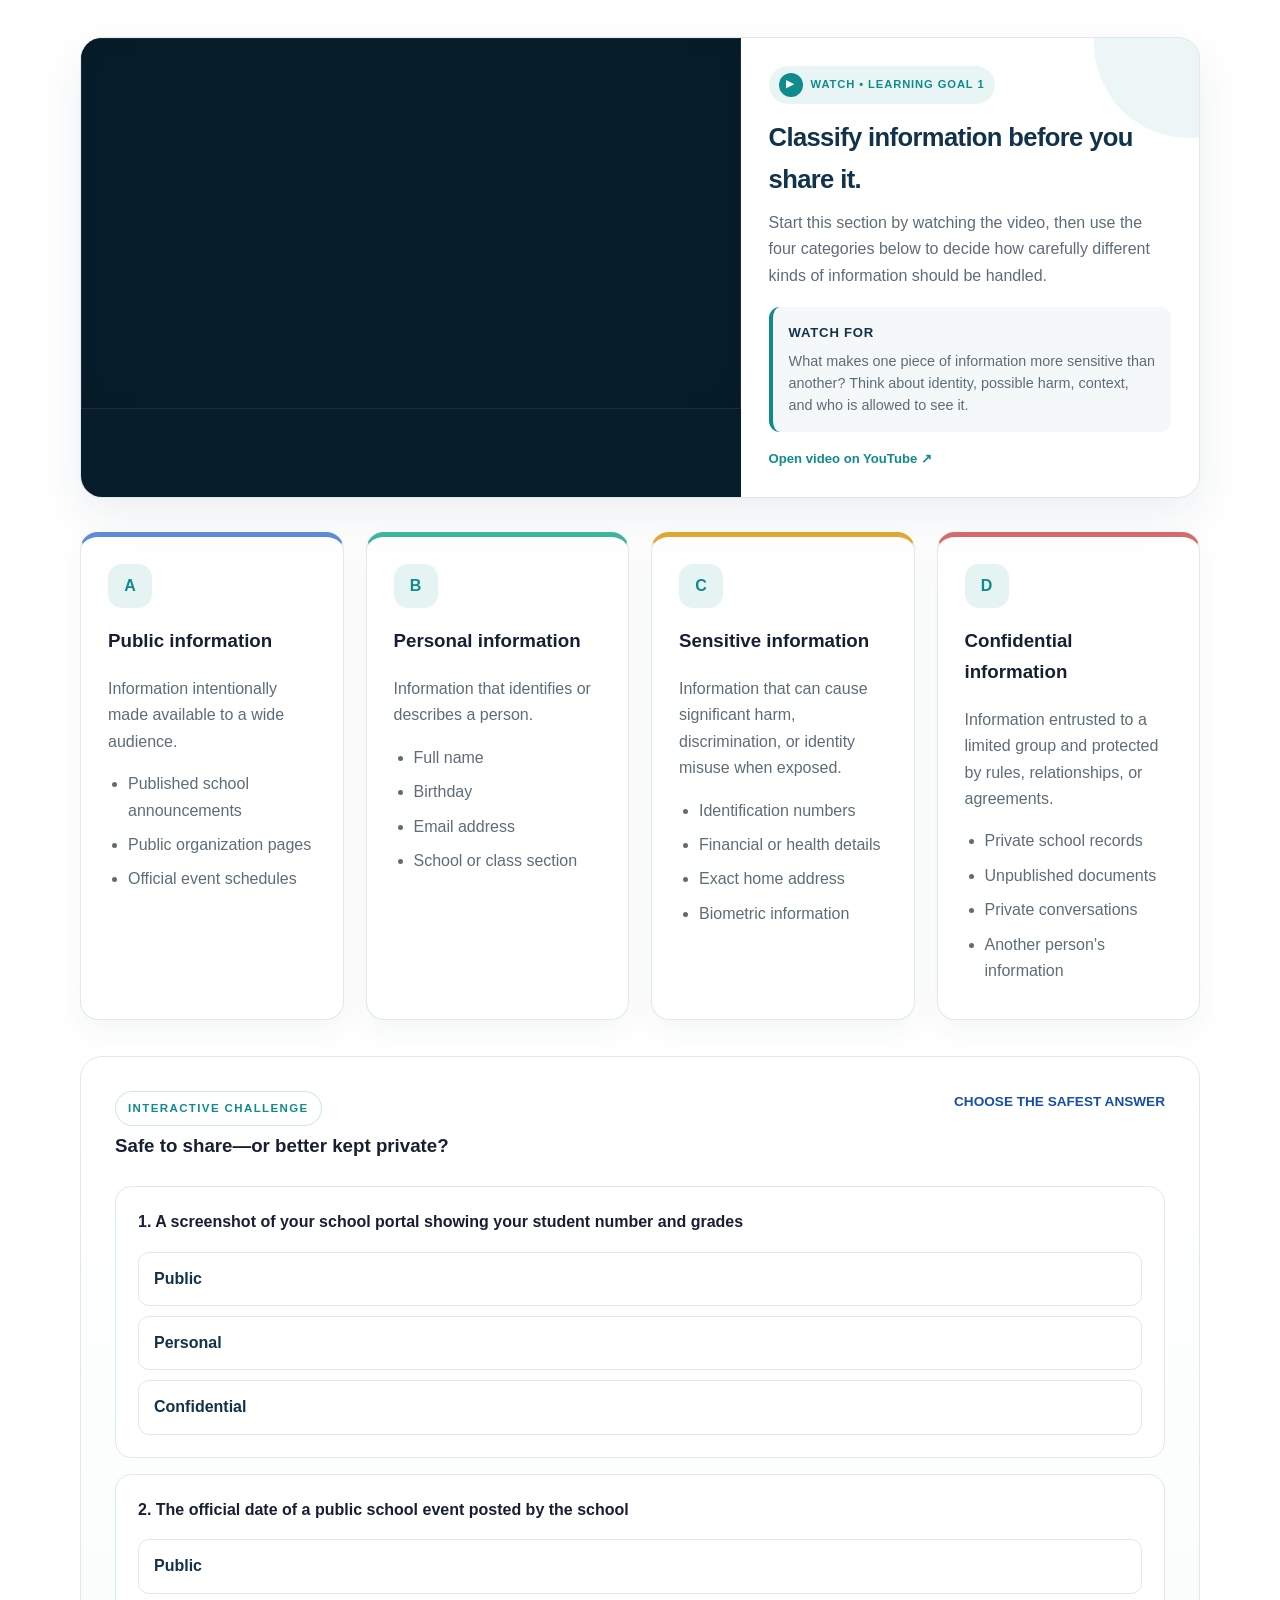
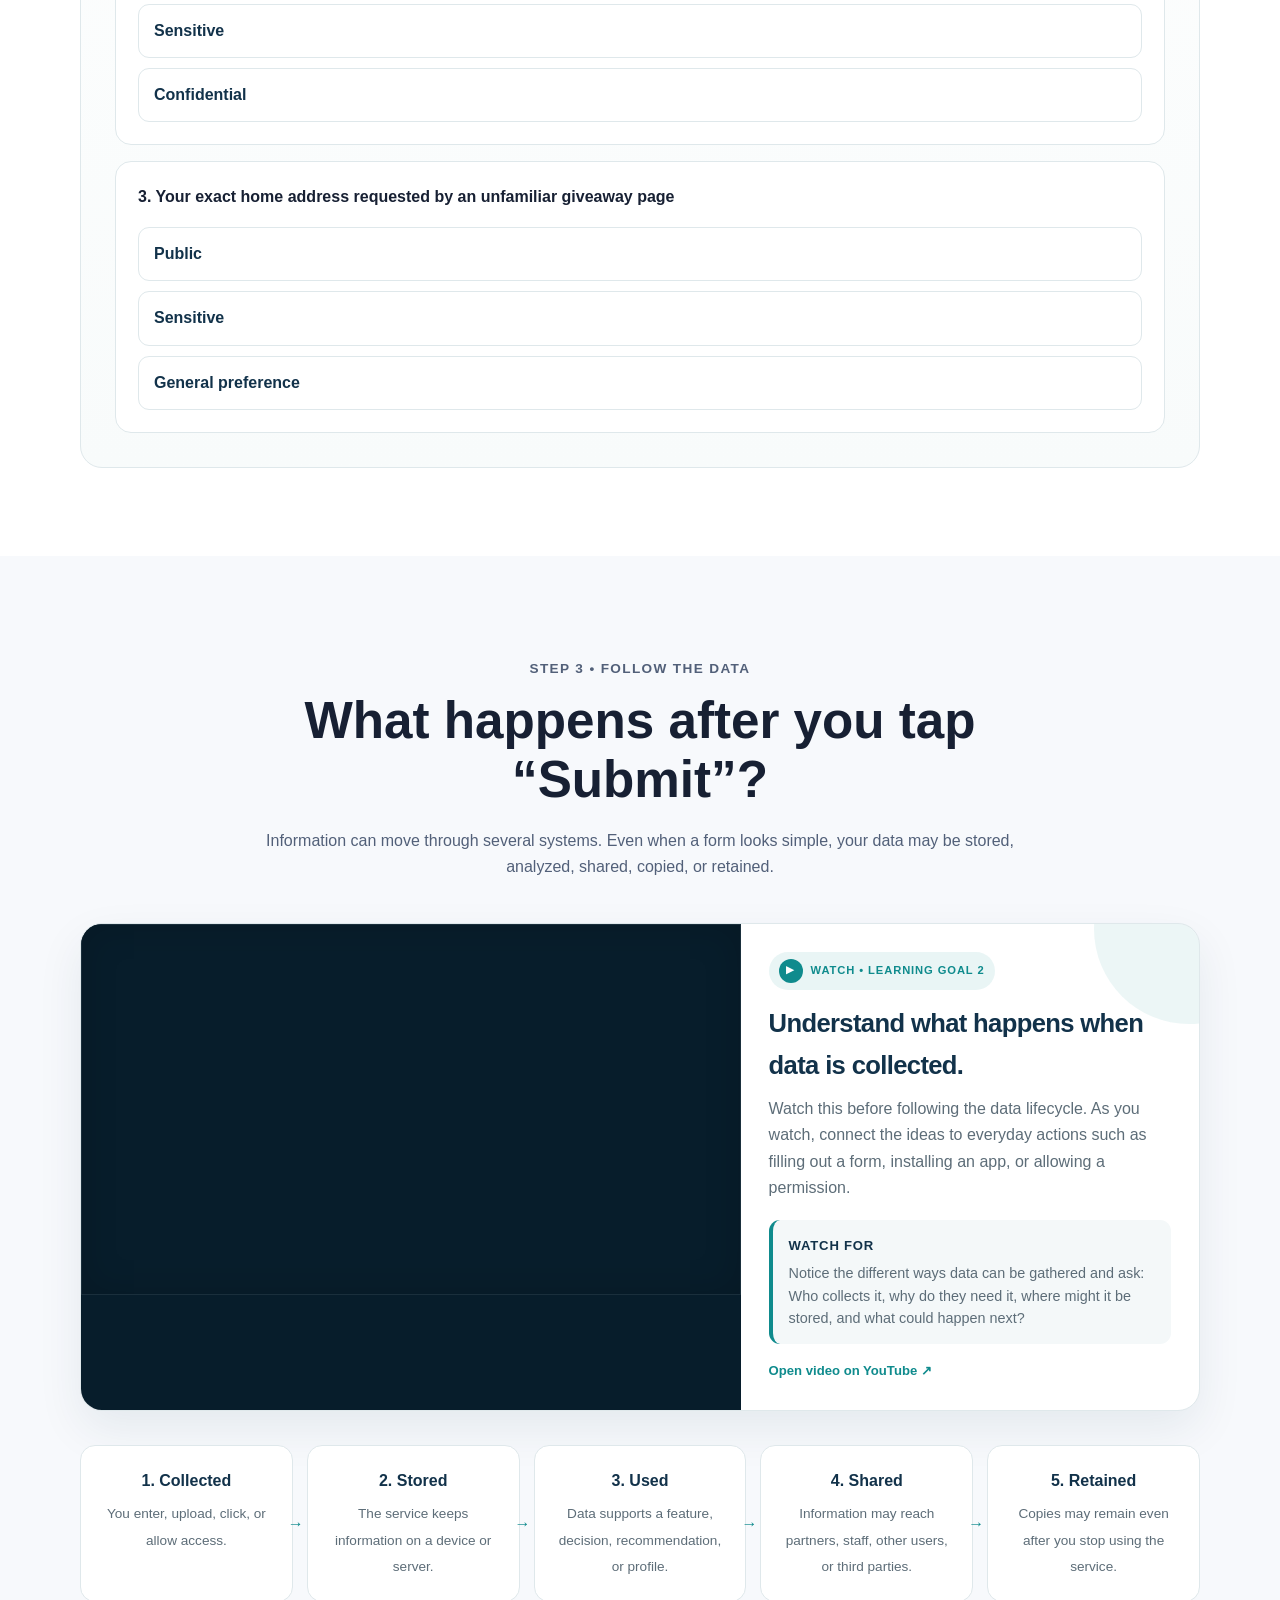
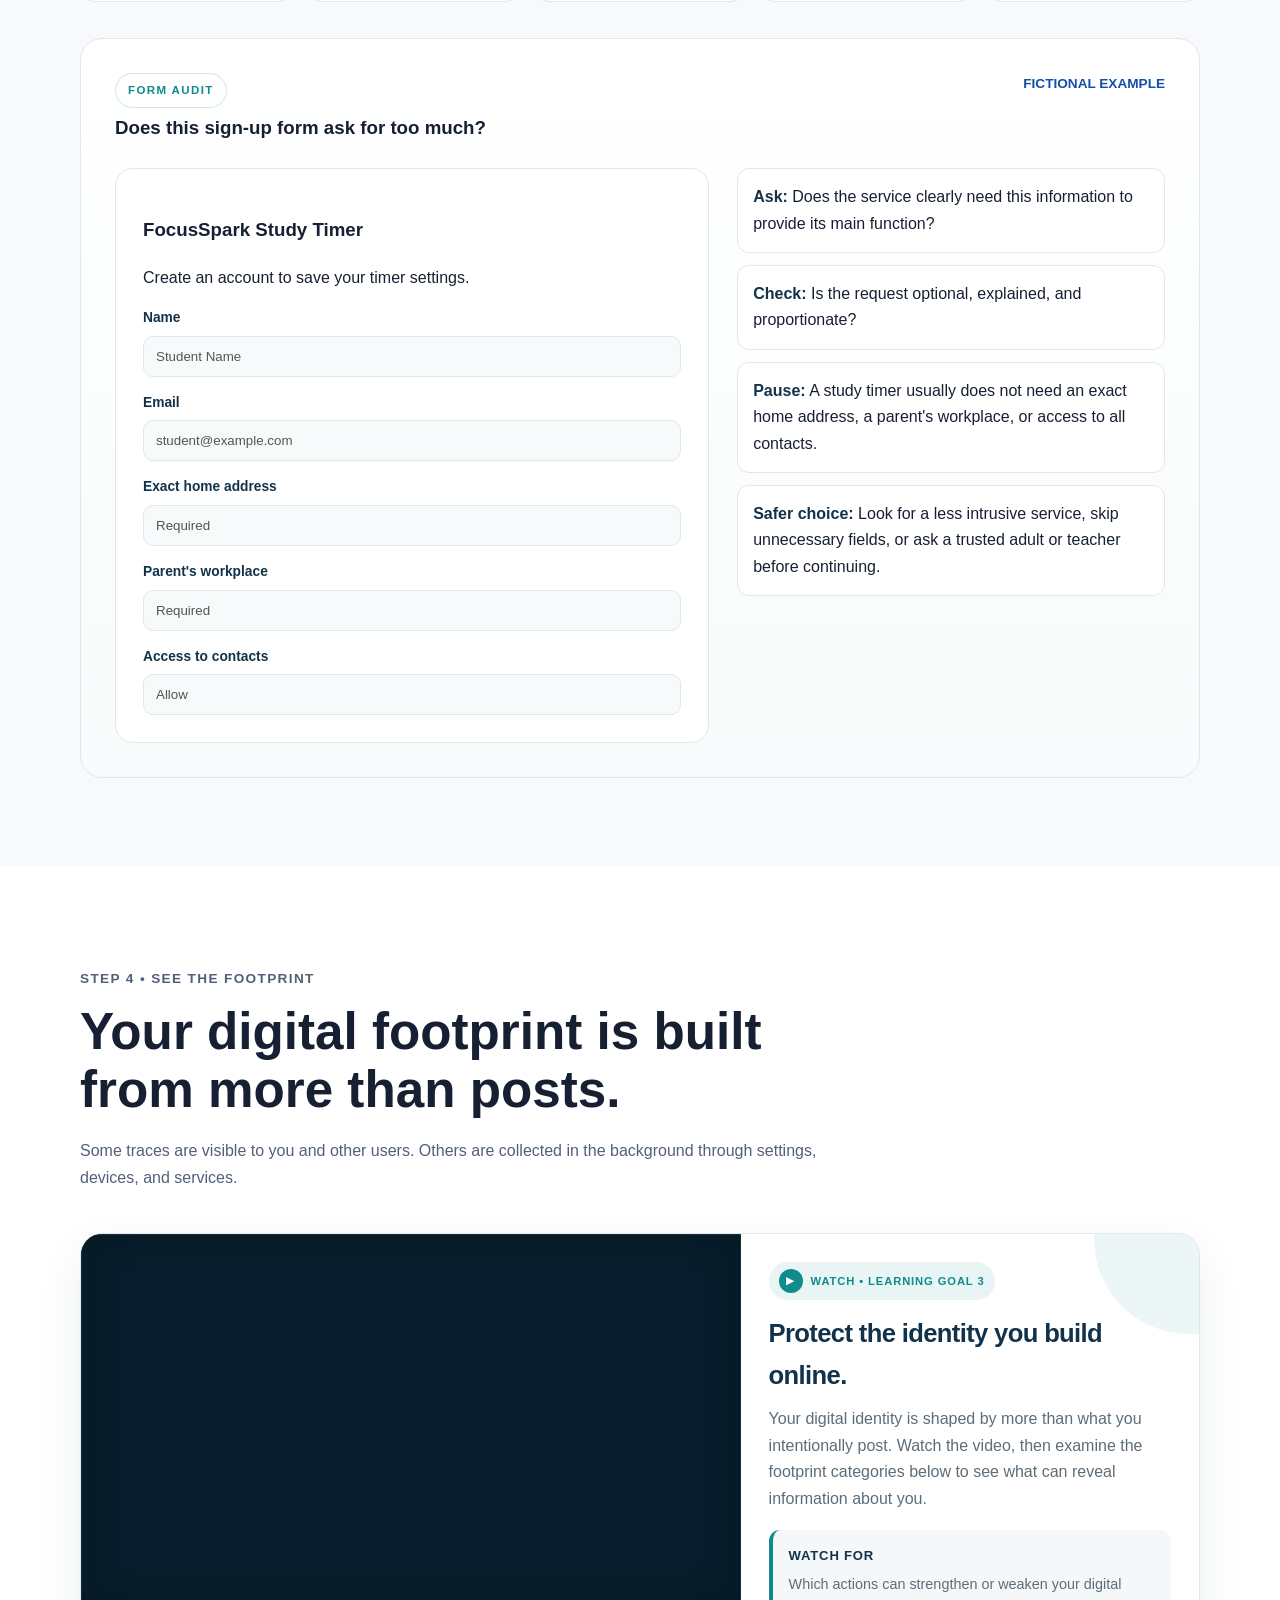
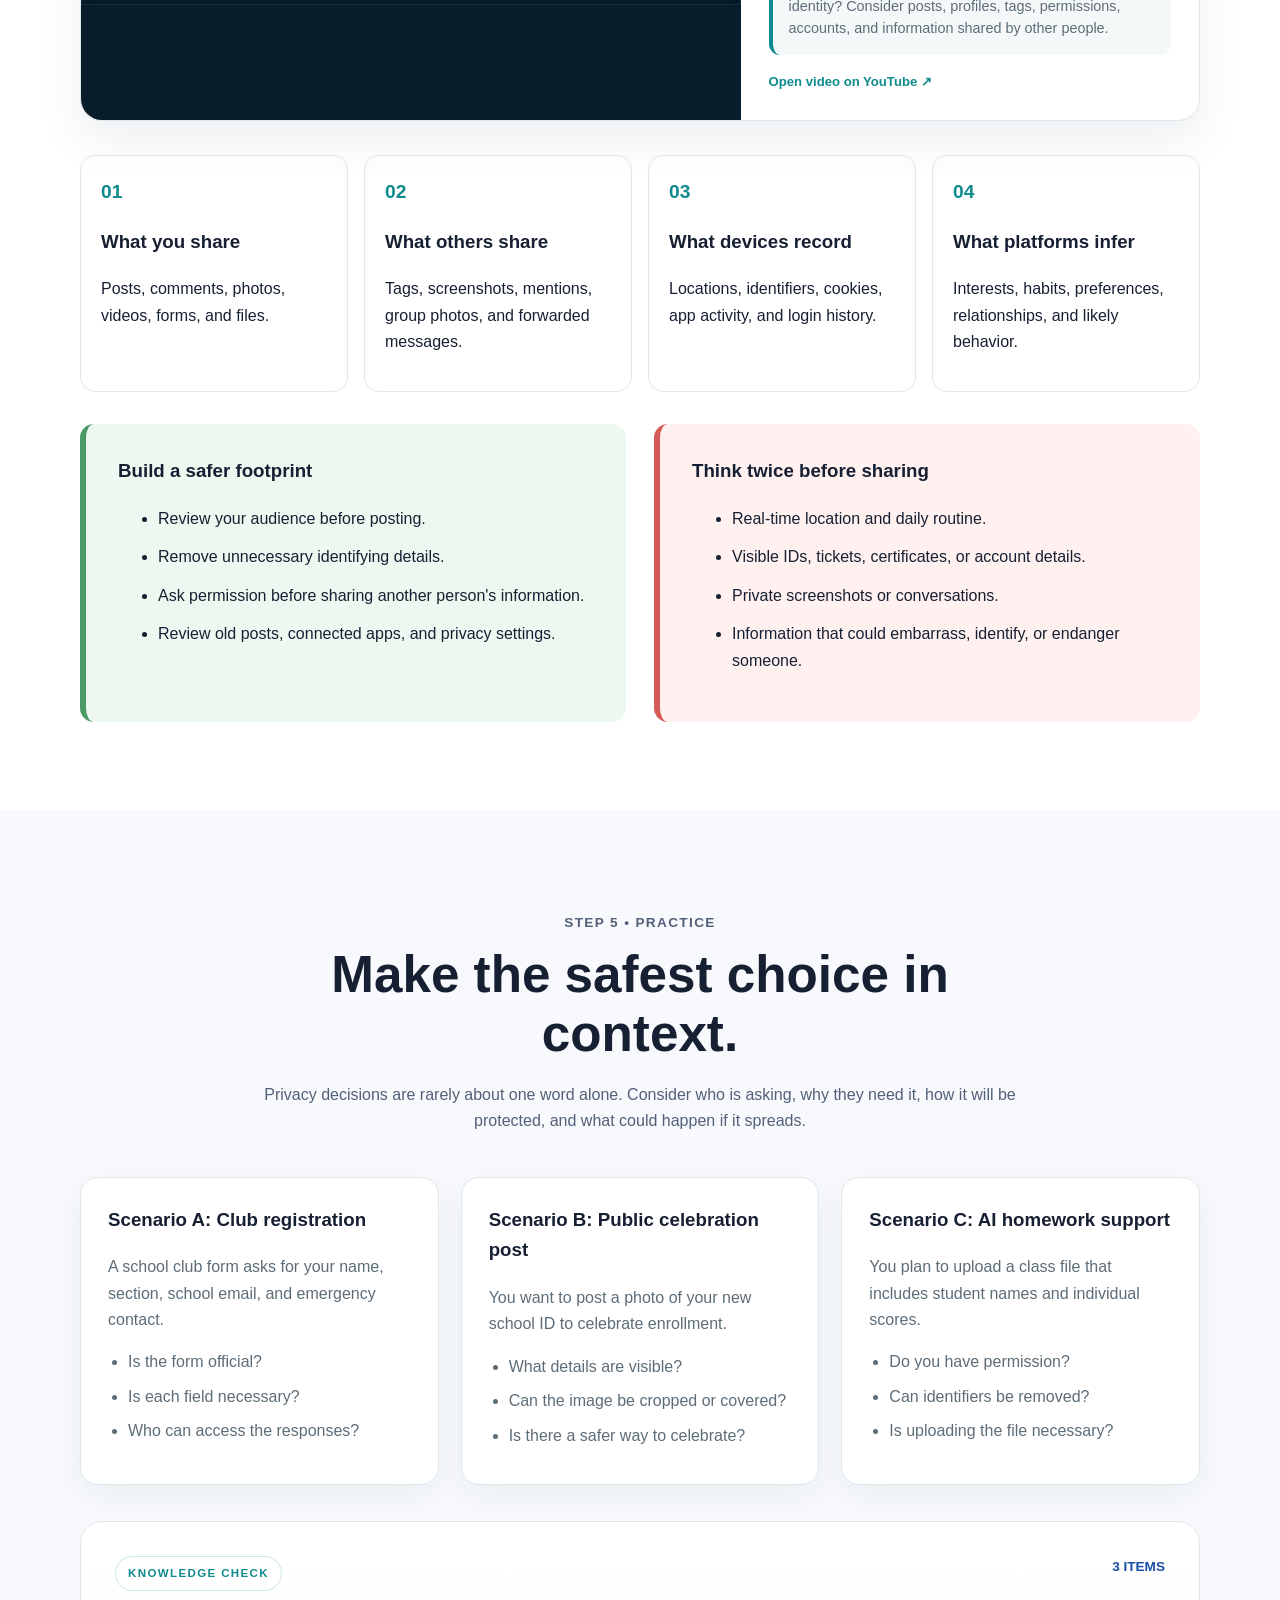
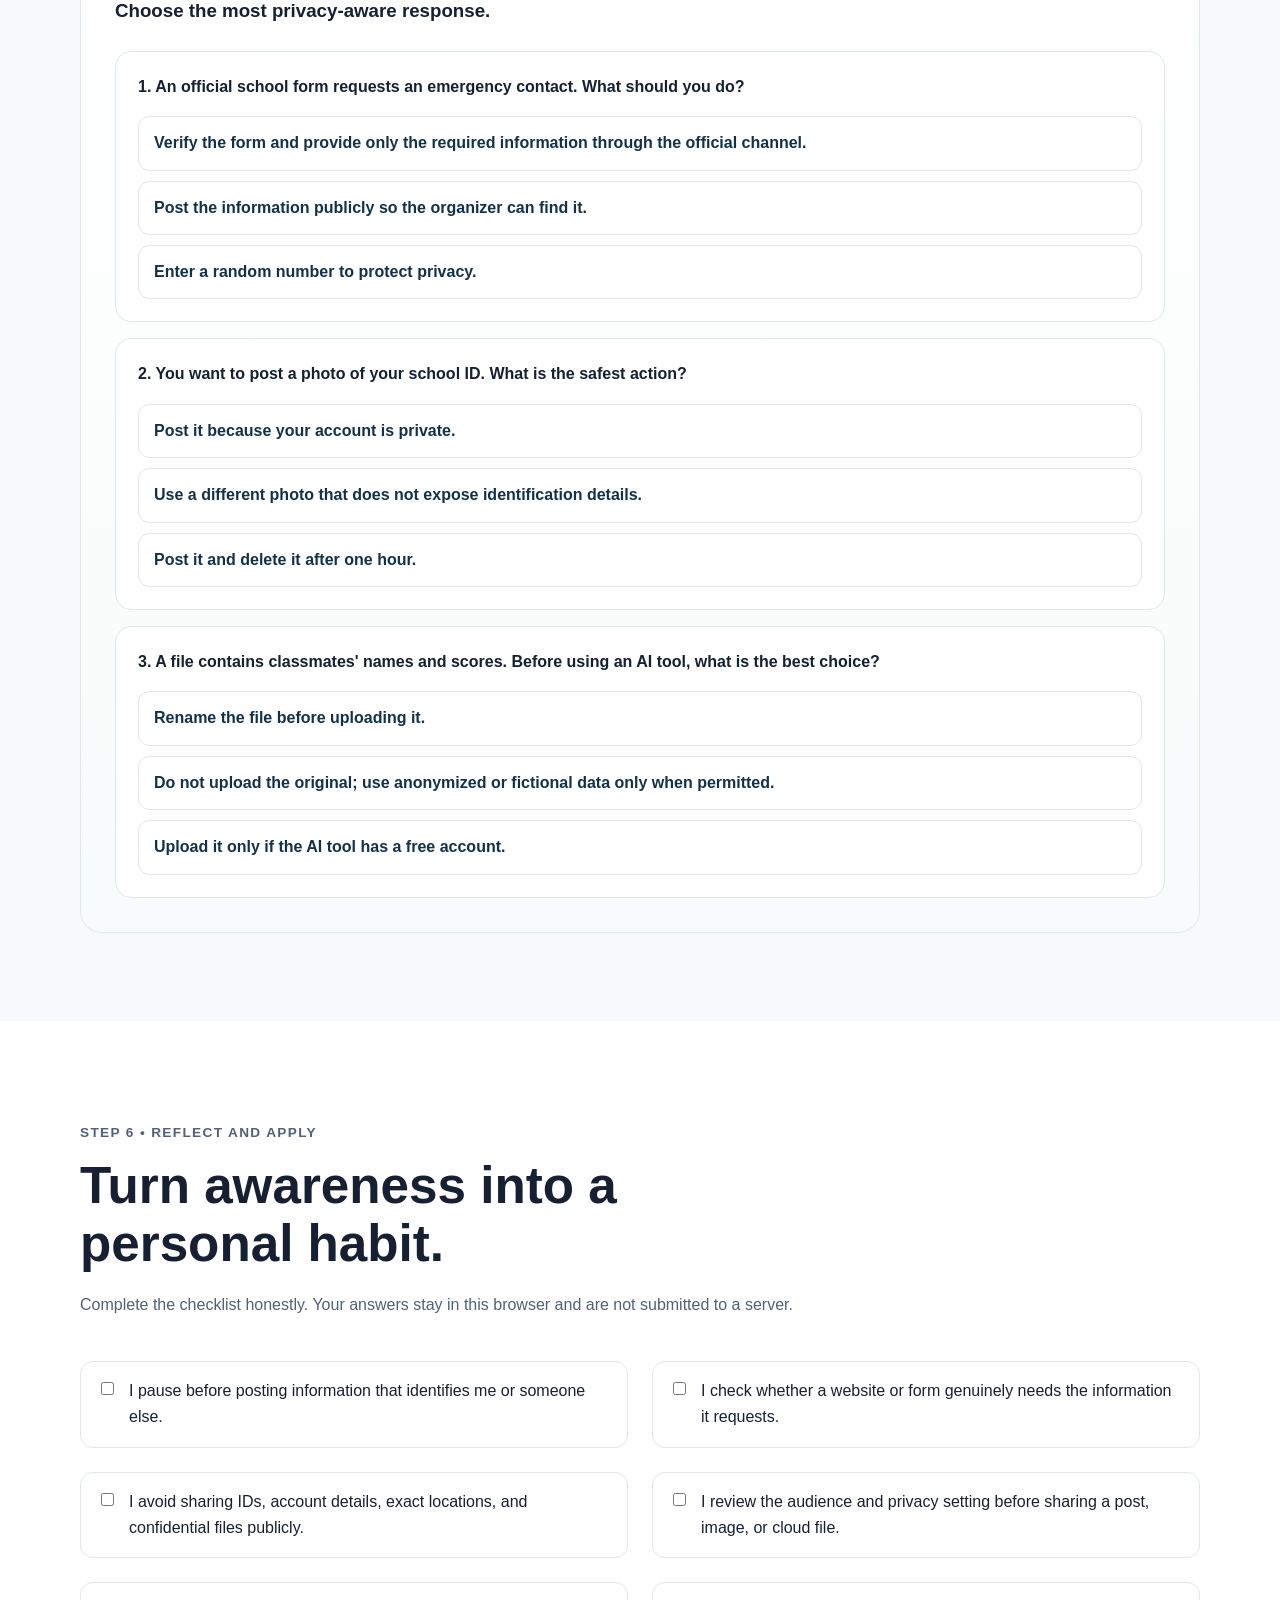
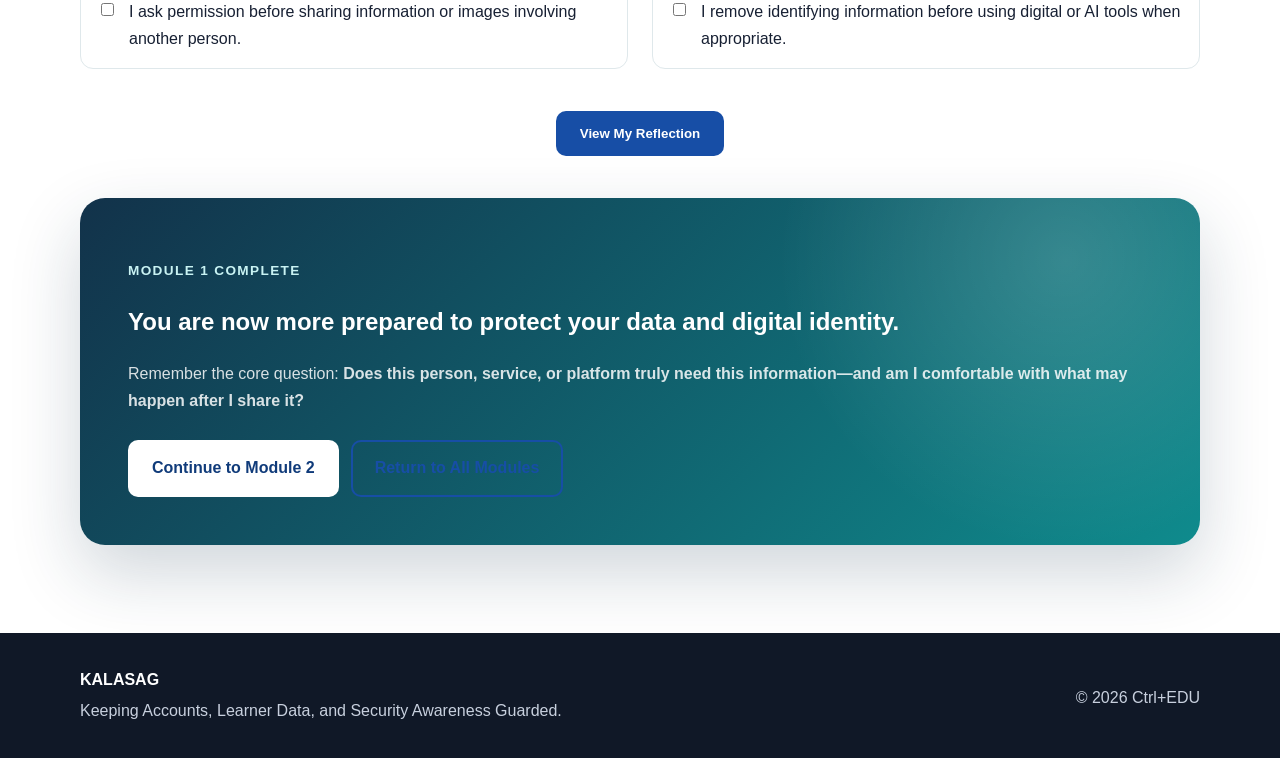
<file: module1.html>
<!DOCTYPE html>
<html lang="en">
<head>
    <meta charset="UTF-8">
    <meta name="viewport" content="width=device-width, initial-scale=1.0">
    <meta name="description" content="KALASAG Module 1: Your Data, Your Identity. Learn how to recognize personal and sensitive information, understand data collection, and protect your digital footprint.">
    <title>Module 1: Your Data, Your Identity | KALASAG</title>

    <link rel="stylesheet" href="css/style.css">

    <style>
        :root {
            --kalasag-navy: #12324a;
            --kalasag-teal: #0f8b8d;
            --kalasag-pale: #f4f8f9;
            --kalasag-border: #dfe8eb;
            --kalasag-muted: #5d6d78;
            --kalasag-safe: #eaf7f3;
            --kalasag-warn: #fff5df;
            --kalasag-danger: #fff0ef;
        }

        .module-hero {
            min-height: 72vh;
            display: grid;
            align-items: center;
            padding: 74px 0 64px;
            overflow: hidden;
            background:
                radial-gradient(circle at 84% 15%, rgba(15, 139, 141, 0.16), transparent 28%),
                radial-gradient(circle at 12% 88%, rgba(18, 50, 74, 0.08), transparent 30%),
                linear-gradient(180deg, #ffffff 0%, #f4f8f9 100%);
        }

        .module-hero .hero-grid {
            grid-template-columns: minmax(0, 1.08fr) minmax(300px, 0.72fr);
            gap: 70px;
        }

        .module-hero .eyebrow,
        .journey-label {
            display: inline-flex;
            align-items: center;
            gap: 8px;
            padding: 7px 12px;
            border: 1px solid rgba(15, 139, 141, 0.2);
            border-radius: 999px;
            background: rgba(255,255,255,0.82);
            color: var(--kalasag-teal);
            font-size: 0.72rem;
            font-weight: 800;
            letter-spacing: 0.12em;
            text-transform: uppercase;
        }

        .module-hero h1 {
            max-width: 760px;
            margin: 20px 0 0;
            font-size: clamp(2.35rem, 4.8vw, 4.45rem);
            line-height: 1.02;
            letter-spacing: -0.055em;
            text-wrap: balance;
        }

        .module-hero h1 span { color: var(--kalasag-teal); }

        .module-hero .hero-description {
            max-width: 680px;
            margin: 24px 0 0;
            color: var(--kalasag-muted);
            font-size: clamp(1rem, 1.25vw, 1.12rem);
            line-height: 1.75;
        }

        .identity-visual {
            position: relative;
            min-height: 390px;
            display: grid;
            place-items: center;
        }

        .identity-core {
            position: relative;
            z-index: 2;
            width: 220px;
            height: 220px;
            display: grid;
            place-items: center;
            border-radius: 50%;
            color: #ffffff;
            text-align: center;
            background: linear-gradient(145deg, var(--kalasag-navy), var(--kalasag-teal));
            box-shadow: 0 30px 70px rgba(18,50,74,0.25);
        }

        .identity-core strong {
            display: block;
            font-size: 2rem;
            letter-spacing: -0.05em;
        }

        .identity-core span {
            display: block;
            margin-top: 8px;
            font-size: 0.68rem;
            letter-spacing: 0.14em;
            text-transform: uppercase;
            opacity: 0.85;
        }

        .orbit {
            position: absolute;
            width: 330px;
            height: 330px;
            border: 1px solid rgba(15,139,141,0.2);
            border-radius: 50%;
        }

        .orbit::before {
            content: "";
            position: absolute;
            inset: 48px;
            border: 1px dashed rgba(18,50,74,0.16);
            border-radius: 50%;
        }

        .data-chip {
            position: absolute;
            z-index: 3;
            padding: 9px 13px;
            border: 1px solid rgba(15,139,141,0.17);
            border-radius: 999px;
            background: rgba(255,255,255,0.94);
            box-shadow: 0 12px 30px rgba(18,50,74,0.10);
            color: var(--kalasag-navy);
            font-size: 0.78rem;
            font-weight: 800;
        }

        .data-chip.one { top: 34px; left: 12%; }
        .data-chip.two { top: 76px; right: 4%; }
        .data-chip.three { bottom: 86px; right: 2%; }
        .data-chip.four { bottom: 34px; left: 18%; }
        .data-chip.five { top: 162px; left: 0; }

        .progress-wrap {
            padding: 22px 0;
            border-bottom: 1px solid var(--kalasag-border);
            background: #ffffff;
        }

        .progress-shell {
            display: grid;
            grid-template-columns: auto 1fr auto;
            gap: 16px;
            align-items: center;
        }

        .progress-title,
        .progress-value {
            color: var(--kalasag-navy);
            font-size: 0.82rem;
            font-weight: 800;
        }

        .progress-track {
            height: 9px;
            overflow: hidden;
            border-radius: 999px;
            background: #e7eef0;
        }

        .progress-bar {
            width: 0;
            height: 100%;
            border-radius: inherit;
            background: linear-gradient(90deg, var(--kalasag-teal), #38b6b8);
            transition: width 0.35s ease;
        }

        .journey-nav {
            display: grid;
            grid-template-columns: repeat(6, 1fr);
            gap: 10px;
            margin-top: 18px;
        }

        .journey-nav a {
            display: block;
            padding: 11px 8px;
            border: 1px solid var(--kalasag-border);
            border-radius: 11px;
            background: #ffffff;
            color: var(--kalasag-muted);
            font-size: 0.75rem;
            font-weight: 800;
            text-align: center;
            text-decoration: none;
        }

        .journey-nav a:hover,
        .journey-nav a:focus {
            border-color: rgba(15,139,141,0.4);
            color: var(--kalasag-teal);
        }

        .learning-card-grid,
        .data-category-grid,
        .scenario-grid {
            display: grid;
            grid-template-columns: repeat(3, minmax(0, 1fr));
            gap: 22px;
        }

        .learning-card,
        .data-card,
        .scenario-card,
        .reflection-card {
            padding: 27px;
            border: 1px solid var(--kalasag-border);
            border-radius: 18px;
            background: #ffffff;
            box-shadow: 0 10px 30px rgba(18,50,74,0.05);
        }

        .learning-card .number,
        .data-card .number {
            width: 44px;
            height: 44px;
            display: grid;
            place-items: center;
            margin-bottom: 18px;
            border-radius: 14px;
            background: rgba(15,139,141,0.10);
            color: var(--kalasag-teal);
            font-weight: 900;
        }

        .learning-card h3,
        .data-card h3,
        .scenario-card h3 { margin-top: 0; }

        .learning-card p,
        .data-card p,
        .scenario-card p { color: var(--kalasag-muted); }

        .mini-list {
            margin: 16px 0 0;
            padding-left: 20px;
            color: var(--kalasag-muted);
        }

        .mini-list li { margin-bottom: 8px; }

        .data-card.public { border-top: 5px solid #5d8fd8; }
        .data-card.personal { border-top: 5px solid #3fb6a0; }
        .data-card.sensitive { border-top: 5px solid #e3a935; }
        .data-card.confidential { border-top: 5px solid #d86c6c; }

        .data-category-grid { grid-template-columns: repeat(4, minmax(0, 1fr)); }

        .activity-panel {
            margin-top: 36px;
            padding: 34px;
            border: 1px solid var(--kalasag-border);
            border-radius: 22px;
            background: linear-gradient(180deg, #ffffff, #f8fbfb);
        }

        .activity-header {
            display: flex;
            justify-content: space-between;
            gap: 20px;
            align-items: flex-start;
            margin-bottom: 24px;
        }

        .activity-header h3 { margin: 5px 0 0; }

        .question-card {
            padding: 22px;
            border: 1px solid var(--kalasag-border);
            border-radius: 16px;
            background: #ffffff;
        }

        .question-card + .question-card { margin-top: 16px; }

        .question-card p { margin-top: 0; font-weight: 800; }

        .choice-list {
            display: grid;
            gap: 10px;
            margin-top: 14px;
        }

        .choice-button {
            width: 100%;
            padding: 13px 15px;
            border: 1px solid var(--kalasag-border);
            border-radius: 11px;
            background: #ffffff;
            color: var(--kalasag-navy);
            font: inherit;
            font-weight: 700;
            text-align: left;
            cursor: pointer;
            transition: 0.2s ease;
        }

        .choice-button:hover,
        .choice-button:focus {
            border-color: rgba(15,139,141,0.5);
            background: #f2fbfb;
        }

        .choice-button.correct {
            border-color: #2f9b70;
            background: var(--kalasag-safe);
        }

        .choice-button.incorrect {
            border-color: #d46b65;
            background: var(--kalasag-danger);
        }

        .feedback {
            display: none;
            margin-top: 12px;
            padding: 12px 14px;
            border-radius: 10px;
            color: var(--kalasag-navy);
            font-size: 0.92rem;
        }

        .feedback.show { display: block; }
        .feedback.good { background: var(--kalasag-safe); }
        .feedback.review { background: var(--kalasag-warn); }

        .data-flow {
            display: grid;
            grid-template-columns: repeat(5, 1fr);
            gap: 14px;
            align-items: stretch;
            margin-top: 30px;
        }

        .flow-step {
            position: relative;
            padding: 22px 18px;
            border: 1px solid var(--kalasag-border);
            border-radius: 15px;
            background: #ffffff;
            text-align: center;
        }

        .flow-step:not(:last-child)::after {
            content: "→";
            position: absolute;
            right: -12px;
            top: 50%;
            z-index: 2;
            transform: translateY(-50%);
            color: var(--kalasag-teal);
            font-weight: 900;
        }

        .flow-step strong {
            display: block;
            margin-bottom: 6px;
            color: var(--kalasag-navy);
        }

        .flow-step span {
            color: var(--kalasag-muted);
            font-size: 0.85rem;
        }

        .form-audit {
            display: grid;
            grid-template-columns: 1fr 0.72fr;
            gap: 28px;
            align-items: start;
        }

        .mock-form {
            padding: 27px;
            border: 1px solid var(--kalasag-border);
            border-radius: 18px;
            background: #ffffff;
        }

        .mock-field {
            margin-top: 15px;
        }

        .mock-field label {
            display: block;
            margin-bottom: 6px;
            color: var(--kalasag-navy);
            font-size: 0.86rem;
            font-weight: 800;
        }

        .mock-field input {
            width: 100%;
            padding: 12px;
            border: 1px solid var(--kalasag-border);
            border-radius: 10px;
            background: #f7fafb;
        }

        .audit-list {
            display: grid;
            gap: 12px;
        }

        .audit-item {
            padding: 15px;
            border-radius: 12px;
            background: #ffffff;
            border: 1px solid var(--kalasag-border);
        }

        .audit-item strong { color: var(--kalasag-navy); }

        .digital-footprint {
            display: grid;
            grid-template-columns: repeat(4, 1fr);
            gap: 16px;
            margin-top: 28px;
        }

        .footprint-item {
            padding: 20px;
            border: 1px solid var(--kalasag-border);
            border-radius: 15px;
            background: #ffffff;
        }

        .footprint-item span {
            display: block;
            margin-bottom: 10px;
            color: var(--kalasag-teal);
            font-size: 1.2rem;
            font-weight: 900;
        }

        .self-check-grid {
            display: grid;
            grid-template-columns: 1fr 1fr;
            gap: 24px;
        }

        .check-item {
            display: flex;
            gap: 12px;
            align-items: flex-start;
            padding: 16px;
            border: 1px solid var(--kalasag-border);
            border-radius: 13px;
            background: #ffffff;
        }

        .check-item input { margin-top: 4px; }

        .result-panel {
            display: none;
            margin-top: 22px;
            padding: 18px;
            border-radius: 14px;
            background: var(--kalasag-safe);
        }

        .result-panel.show { display: block; }

        .module-complete {
            padding: 48px;
            border-radius: 25px;
            background:
                radial-gradient(circle at 88% 18%, rgba(255,255,255,0.16), transparent 28%),
                linear-gradient(135deg, var(--kalasag-navy), var(--kalasag-teal));
            color: #ffffff;
            box-shadow: 0 28px 70px rgba(18,50,74,0.20);
        }

        .module-complete p { color: rgba(255,255,255,0.84); }
        .module-complete .eyebrow { color: #c9f3f3; }

        .completion-actions {
            display: flex;
            flex-wrap: wrap;
            gap: 12px;
            margin-top: 26px;
        }

        @media (max-width: 1000px) {
            .data-category-grid { grid-template-columns: repeat(2, 1fr); }
            .data-flow { grid-template-columns: 1fr; }
            .flow-step:not(:last-child)::after { content: "↓"; right: auto; left: 50%; top: auto; bottom: -17px; transform: translateX(-50%); }
        }

        @media (max-width: 900px) {
            .module-hero { min-height: auto; padding: 64px 0; }
            .module-hero .hero-grid { grid-template-columns: 1fr; gap: 36px; }
            .identity-visual { min-height: 330px; }
            .learning-card-grid,
            .scenario-grid { grid-template-columns: 1fr 1fr; }
            .journey-nav { grid-template-columns: repeat(3, 1fr); }
            .form-audit { grid-template-columns: 1fr; }
            .digital-footprint { grid-template-columns: repeat(2, 1fr); }
        }

        @media (max-width: 650px) {
            .module-hero h1 { font-size: clamp(2.2rem, 12vw, 3.2rem); }
            .identity-visual { min-height: 300px; }
            .orbit { width: 270px; height: 270px; }
            .identity-core { width: 180px; height: 180px; }
            .data-chip { font-size: 0.68rem; }
            .learning-card-grid,
            .data-category-grid,
            .scenario-grid,
            .digital-footprint,
            .self-check-grid { grid-template-columns: 1fr; }
            .progress-shell { grid-template-columns: 1fr auto; }
            .progress-track { grid-column: 1 / -1; grid-row: 2; }
            .journey-nav { grid-template-columns: repeat(2, 1fr); }
            .activity-panel { padding: 24px 18px; }
            .activity-header { flex-direction: column; }
            .module-complete { padding: 34px 23px; }
            .completion-actions .button { width: 100%; text-align: center; }
        }


        /* ===== Multimedia and animation enhancements ===== */
        .media-stage {
            position: relative;
            overflow: hidden;
            display: grid;
            grid-template-columns: .86fr 1.14fr;
            gap: 34px;
            align-items: center;
            padding: 38px;
            border-radius: 24px;
            background:
                radial-gradient(circle at 88% 12%, rgba(88,209,200,.22), transparent 30%),
                linear-gradient(135deg, #082337, var(--kalasag-navy));
            color: #fff;
            box-shadow: 0 26px 68px rgba(18,50,74,.20);
        }

        .media-stage h2 { color: #fff; margin: 10px 0 14px; }
        .media-stage p { color: rgba(255,255,255,.80); }
        .media-stage .journey-label { color: #bceceb; border-color: rgba(255,255,255,.18); background: rgba(255,255,255,.08); }

        .animation-screen {
            position: relative;
            min-height: 360px;
            overflow: hidden;
            border: 1px solid rgba(255,255,255,.16);
            border-radius: 20px;
            background: rgba(255,255,255,.08);
            backdrop-filter: blur(12px);
        }

        .animation-screen::before {
            content: "";
            position: absolute;
            inset: 0;
            opacity: .22;
            background-image:
                linear-gradient(rgba(255,255,255,.09) 1px, transparent 1px),
                linear-gradient(90deg, rgba(255,255,255,.09) 1px, transparent 1px);
            background-size: 30px 30px;
        }

        .data-person {
            position: absolute;
            left: 50%;
            top: 50%;
            z-index: 4;
            width: 116px;
            height: 116px;
            display: grid;
            place-items: center;
            border-radius: 50%;
            background: linear-gradient(145deg, var(--kalasag-teal), #5ac8c1);
            box-shadow: 0 0 0 12px rgba(88,209,200,.08), 0 20px 45px rgba(0,0,0,.22);
            transform: translate(-50%,-50%);
        }

        .data-person svg { width: 58px; height: 58px; fill: #fff; }

        .data-node {
            position: absolute;
            z-index: 3;
            min-width: 90px;
            padding: 10px 12px;
            border: 1px solid rgba(255,255,255,.17);
            border-radius: 12px;
            background: rgba(255,255,255,.12);
            color: #fff;
            text-align: center;
            font-size: .72rem;
            font-weight: 850;
            box-shadow: 0 12px 28px rgba(0,0,0,.12);
        }

        .data-node.one { left: 7%; top: 14%; }
        .data-node.two { right: 6%; top: 18%; }
        .data-node.three { left: 6%; bottom: 16%; }
        .data-node.four { right: 6%; bottom: 14%; }

        .data-packet {
            position: absolute;
            z-index: 2;
            width: 13px;
            height: 13px;
            border-radius: 4px;
            background: var(--kalasag-gold, #f2b134);
            box-shadow: 0 0 18px rgba(242,177,52,.75);
            opacity: 0;
        }

        .animation-screen.playing .packet-one { animation: packetOne 4.8s ease-in-out infinite; }
        .animation-screen.playing .packet-two { animation: packetTwo 4.8s ease-in-out .8s infinite; }
        .animation-screen.playing .packet-three { animation: packetThree 4.8s ease-in-out 1.6s infinite; }
        .animation-screen.playing .packet-four { animation: packetFour 4.8s ease-in-out 2.4s infinite; }

        .privacy-wave {
            position: absolute;
            left: 50%;
            top: 50%;
            z-index: 1;
            width: 130px;
            height: 130px;
            border: 2px solid rgba(88,209,200,.42);
            border-radius: 50%;
            transform: translate(-50%,-50%);
            opacity: 0;
        }

        .animation-screen.playing .privacy-wave { animation: privacyPulse 2.4s ease-out infinite; }
        .animation-screen.playing .privacy-wave.two { animation-delay: .8s; }
        .animation-screen.playing .privacy-wave.three { animation-delay: 1.6s; }

        .animation-caption {
            position: absolute;
            left: 18px;
            right: 18px;
            bottom: 16px;
            z-index: 5;
            padding: 12px 14px;
            border-radius: 11px;
            background: rgba(5,24,37,.76);
            color: #dff9f6;
            font-size: .78rem;
            line-height: 1.5;
            backdrop-filter: blur(10px);
        }

        .media-controls { display:flex; flex-wrap:wrap; gap:10px; margin-top:20px; }
        .media-control {
            min-height: 43px;
            padding: 10px 15px;
            border: 1px solid rgba(255,255,255,.28);
            border-radius: 11px;
            background: rgba(255,255,255,.08);
            color: #fff;
            font: inherit;
            font-weight: 850;
            cursor: pointer;
        }
        .media-control:hover, .media-control:focus { background: rgba(255,255,255,.15); }

        .visual-story-grid {
            display:grid;
            grid-template-columns: repeat(3,minmax(0,1fr));
            gap:20px;
            margin-top:28px;
        }

        .visual-story-card {
            position:relative;
            overflow:hidden;
            min-height:255px;
            padding:24px;
            border:1px solid var(--kalasag-border);
            border-radius:19px;
            background:#fff;
            box-shadow:0 12px 34px rgba(18,50,74,.055);
        }

        .visual-story-card svg {
            width:100%;
            height:130px;
            display:block;
            margin-bottom:14px;
        }

        .visual-story-card h3 { margin:0 0 8px; }
        .visual-story-card p { margin:0; color:var(--kalasag-muted); }

        .footprint-dot { animation: footprintBlink 2.2s ease-in-out infinite; }
        .footprint-dot:nth-child(2) { animation-delay:.35s; }
        .footprint-dot:nth-child(3) { animation-delay:.7s; }
        .footprint-dot:nth-child(4) { animation-delay:1.05s; }

        .consent-check { transform-origin:center; animation: consentPop 2.6s ease-in-out infinite; }
        .data-lock { transform-origin:center; animation: lockBreathe 2.8s ease-in-out infinite; }

        .scroll-reveal {
            opacity:0;
            transform:translateY(26px);
            transition:opacity .7s ease, transform .7s ease;
        }
        .scroll-reveal.visible { opacity:1; transform:none; }

        @keyframes packetOne {
            0% { left:50%; top:50%; opacity:0; transform:translate(-50%,-50%) scale(.5); }
            15% { opacity:1; }
            70% { left:19%; top:25%; opacity:1; transform:translate(-50%,-50%) rotate(180deg); }
            100% { left:19%; top:25%; opacity:0; transform:translate(-50%,-50%) scale(.5); }
        }
        @keyframes packetTwo {
            0% { left:50%; top:50%; opacity:0; transform:translate(-50%,-50%) scale(.5); }
            15% { opacity:1; }
            70% { left:81%; top:29%; opacity:1; transform:translate(-50%,-50%) rotate(180deg); }
            100% { left:81%; top:29%; opacity:0; transform:translate(-50%,-50%) scale(.5); }
        }
        @keyframes packetThree {
            0% { left:50%; top:50%; opacity:0; transform:translate(-50%,-50%) scale(.5); }
            15% { opacity:1; }
            70% { left:19%; top:72%; opacity:1; transform:translate(-50%,-50%) rotate(180deg); }
            100% { left:19%; top:72%; opacity:0; transform:translate(-50%,-50%) scale(.5); }
        }
        @keyframes packetFour {
            0% { left:50%; top:50%; opacity:0; transform:translate(-50%,-50%) scale(.5); }
            15% { opacity:1; }
            70% { left:81%; top:73%; opacity:1; transform:translate(-50%,-50%) rotate(180deg); }
            100% { left:81%; top:73%; opacity:0; transform:translate(-50%,-50%) scale(.5); }
        }
        @keyframes privacyPulse {
            0% { opacity:.7; transform:translate(-50%,-50%) scale(.7); }
            100% { opacity:0; transform:translate(-50%,-50%) scale(2.25); }
        }
        @keyframes footprintBlink { 0%,100%{opacity:.28} 50%{opacity:1} }
        @keyframes consentPop { 0%,70%,100%{transform:scale(1)} 80%{transform:scale(1.18)} }
        @keyframes lockBreathe { 0%,100%{transform:scale(1)} 50%{transform:scale(1.06)} }

        @media (max-width:900px) {
            .media-stage { grid-template-columns:1fr; }
            .visual-story-grid { grid-template-columns:1fr 1fr; }
        }
        @media (max-width:620px) {
            .media-stage { padding:27px 20px; }
            .animation-screen { min-height:330px; }
            .visual-story-grid { grid-template-columns:1fr; }
            .data-node { min-width:78px; font-size:.65rem; }
        }
        @media (prefers-reduced-motion: reduce) {
            .data-packet,.privacy-wave,.footprint-dot,.consent-check,.data-lock { animation:none !important; }
            .scroll-reveal { opacity:1; transform:none; }
        }



        /* ---------- Embedded learning videos ---------- */
        .concept-video {
            position: relative;
            overflow: hidden;
            display: grid;
            grid-template-columns: minmax(0, 1.18fr) minmax(260px, .82fr);
            gap: 0;
            margin: 30px 0 34px;
            border: 1px solid var(--kalasag-border);
            border-radius: 22px;
            background: #ffffff;
            box-shadow: 0 18px 46px rgba(18,50,74,.08);
        }

        .concept-video::before {
            content: "";
            position: absolute;
            z-index: 0;
            width: 190px;
            height: 190px;
            right: -85px;
            top: -90px;
            border-radius: 50%;
            background: rgba(15,139,141,.08);
            animation: videoGlow 5s ease-in-out infinite alternate;
        }

        .video-frame-wrap {
            position: relative;
            z-index: 1;
            min-height: 100%;
            background: #071d2b;
        }

        .video-frame {
            position: relative;
            width: 100%;
            aspect-ratio: 16 / 9;
            overflow: hidden;
            background: #071d2b;
        }

        .video-frame iframe {
            position: absolute;
            inset: 0;
            width: 100%;
            height: 100%;
            border: 0;
        }

        .video-frame::after {
            content: "";
            position: absolute;
            inset: 0;
            pointer-events: none;
            border: 1px solid rgba(255,255,255,.08);
            box-shadow: inset 0 0 36px rgba(0,0,0,.16);
        }

        .video-copy {
            position: relative;
            z-index: 1;
            display: flex;
            flex-direction: column;
            justify-content: center;
            padding: 28px;
        }

        .video-kicker {
            display: inline-flex;
            width: fit-content;
            align-items: center;
            gap: 8px;
            margin-bottom: 12px;
            padding: 7px 10px;
            border-radius: 999px;
            background: rgba(15,139,141,.09);
            color: var(--kalasag-teal);
            font-size: .7rem;
            font-weight: 900;
            letter-spacing: .08em;
            text-transform: uppercase;
        }

        .video-kicker::before {
            content: "▶";
            width: 24px;
            height: 24px;
            display: grid;
            place-items: center;
            border-radius: 50%;
            background: var(--kalasag-teal);
            color: #ffffff;
            font-size: .62rem;
            box-shadow: 0 0 0 0 rgba(15,139,141,.28);
            animation: videoPulse 2.2s infinite;
        }

        .video-copy h3 {
            margin: 0 0 10px;
            color: var(--kalasag-navy);
            font-size: clamp(1.25rem, 2vw, 1.65rem);
            letter-spacing: -.025em;
        }

        .video-copy > p {
            margin: 0;
            color: var(--kalasag-muted);
            line-height: 1.65;
        }

        .watch-for {
            margin-top: 18px;
            padding: 15px 16px;
            border-left: 4px solid var(--kalasag-teal);
            border-radius: 11px;
            background: var(--kalasag-pale);
        }

        .watch-for strong {
            display: block;
            margin-bottom: 6px;
            color: var(--kalasag-navy);
            font-size: .82rem;
            text-transform: uppercase;
            letter-spacing: .06em;
        }

        .watch-for p {
            margin: 0;
            color: var(--kalasag-muted);
            font-size: .9rem;
            line-height: 1.55;
        }

        .video-source-link {
            display: inline-flex;
            margin-top: 16px;
            color: var(--kalasag-teal);
            font-size: .82rem;
            font-weight: 850;
            text-decoration: none;
        }

        .video-source-link:hover,
        .video-source-link:focus {
            text-decoration: underline;
        }

        @keyframes videoPulse {
            0% { box-shadow: 0 0 0 0 rgba(15,139,141,.28); }
            70% { box-shadow: 0 0 0 9px rgba(15,139,141,0); }
            100% { box-shadow: 0 0 0 0 rgba(15,139,141,0); }
        }

        @keyframes videoGlow {
            from { transform: scale(.92); opacity: .55; }
            to { transform: scale(1.12); opacity: 1; }
        }

        @media (max-width: 820px) {
            .concept-video {
                grid-template-columns: 1fr;
            }

            .video-copy {
                padding: 24px 22px;
            }
        }

        @media (prefers-reduced-motion: reduce) {
            .concept-video::before,
            .video-kicker::before {
                animation: none !important;
            }
        }

    </style>
</head>

<body>
<header class="site-header">
    <nav class="container navigation">
        <a class="logo" href="index.html" aria-label="KALASAG home">KALASAG</a>

        <button class="menu-button" id="menuButton" type="button" aria-label="Open navigation menu" aria-expanded="false" aria-controls="navLinks">☰</button>

        <ul class="nav-links" id="navLinks">
            <li><a href="index.html">Home</a></li>
            <li><a class="active" href="modules.html">Modules</a></li>
            <li><a href="assessment.html">Assessment</a></li>
            <li><a href="resources.html">Resources</a></li>
            <li><a href="about.html">About</a></li>
        </ul>
    </nav>
</header>

<main>
    <section class="module-hero">
        <div class="container hero-grid">
            <div class="hero-content">
                <p class="eyebrow">Module 1 • Your Data, Your Identity</p>
                <h1>Your data tells a story. <span>Learn who gets to read it.</span></h1>
                <p class="hero-description">
                    Every sign-up form, photo, search, location, and message can reveal something about you. In this learning journey, you will identify different types of data, understand how they travel online, and make safer choices before sharing.
                </p>
                <div class="hero-actions">
                    <a class="button primary-button" href="#objectives">Begin the Journey</a>
                    <a class="button secondary-button" href="modules.html">Back to Modules</a>
                </div>
            </div>

            <div class="identity-visual" aria-label="Visual showing personal information surrounding a digital identity">
                <div class="orbit"></div>
                <span class="data-chip one">Name</span>
                <span class="data-chip two">Location</span>
                <span class="data-chip three">Photos</span>
                <span class="data-chip four">Accounts</span>
                <span class="data-chip five">Searches</span>
                <div class="identity-core">
                    <div>
                        <strong>YOU</strong>
                        <span>Your digital identity</span>
                    </div>
                </div>
            </div>
        </div>
    </section>

    <section class="progress-wrap" aria-label="Module progress">
        <div class="container">
            <div class="progress-shell">
                <span class="progress-title">Module progress</span>
                <div class="progress-track"><div class="progress-bar" id="progressBar"></div></div>
                <span class="progress-value" id="progressValue">0%</span>
            </div>
            <nav class="journey-nav" aria-label="Module 1 learning journey navigation">
                <a href="#objectives">1. Get Ready</a>
                <a href="#data-types">2. Know Your Data</a>
                <a href="#data-journey">3. Follow the Data</a>
                <a href="#digital-footprint">4. See the Footprint</a>
                <a href="#practice">5. Practice</a>
                <a href="#reflect">6. Reflect</a>
            </nav>
        </div>
    </section>

    <section class="section" id="objectives" data-progress="15">
        <div class="container">
            <div class="section-heading centered-heading">
                <p class="eyebrow">Step 1 • Get Ready</p>
                <h2>What will you be able to do?</h2>
                <p>By the end of this module, you should be able to recognize important information and make more informed decisions about when, where, and with whom it should be shared.</p>
            </div>

            <div class="learning-card-grid">
                <article class="learning-card">
                    <div class="number">01</div>
                    <h3>Classify information</h3>
                    <p>Distinguish public, personal, sensitive, and confidential information.</p>
                </article>
                <article class="learning-card">
                    <div class="number">02</div>
                    <h3>Understand data collection</h3>
                    <p>Explain how websites, applications, forms, and devices collect and use information.</p>
                </article>
                <article class="learning-card">
                    <div class="number">03</div>
                    <h3>Protect your digital identity</h3>
                    <p>Recognize how online activities create a digital footprint and choose safer sharing practices.</p>
                </article>
            </div>

            <div class="activity-panel">
                <div class="activity-header">
                    <div>
                        <span class="journey-label">Quick self-check</span>
                        <h3>What do you already believe?</h3>
                    </div>
                    <span class="module-number">Not graded</span>
                </div>

                <div class="question-card">
                    <p>A classmate already knows your birthday. Does that automatically make it safe to post publicly?</p>
                    <div class="choice-list" data-question="warmup">
                        <button class="choice-button" data-correct="false" data-feedback="Knowing something is different from having permission to publish it. Public sharing can reach people beyond your intended audience.">Yes, because it is not secret anymore.</button>
                        <button class="choice-button" data-correct="true" data-feedback="Correct. Context, audience, and purpose matter. Information known by one person is not automatically safe to publish publicly.">No, because context and audience still matter.</button>
                    </div>
                    <div class="feedback" id="warmup-feedback"></div>
                </div>
            </div>
        </div>
    </section>



    <section class="section" id="multimedia-explainer" data-progress="25">
        <div class="container">
            <div class="media-stage scroll-reveal">
                <div>
                    <span class="journey-label">Animated Explainer</span>
                    <h2>Watch how one piece of data can travel.</h2>
                    <p>
                        A name, photo, location, or account detail may move from you to a form,
                        an app, a cloud service, or another person. The animation shows why the
                        safest time to protect data is <strong>before</strong> you share it.
                    </p>
                    <div class="media-controls">
                        <button class="media-control" id="playDataAnimation" type="button">▶ Play animation</button>
                        <button class="media-control" id="pauseDataAnimation" type="button">Ⅱ Pause</button>
                        <button class="media-control" id="restartDataAnimation" type="button">↻ Restart</button>
                    </div>
                </div>

                <div class="animation-screen playing" id="dataAnimation" role="img" aria-label="Animated diagram showing personal data moving from a learner to a form, application, cloud service, and another person">
                    <div class="privacy-wave"></div>
                    <div class="privacy-wave two"></div>
                    <div class="privacy-wave three"></div>

                    <div class="data-node one">Online Form</div>
                    <div class="data-node two">Mobile App</div>
                    <div class="data-node three">Cloud File</div>
                    <div class="data-node four">Other People</div>

                    <div class="data-person" aria-hidden="true">
                        <svg viewBox="0 0 64 64" aria-hidden="true">
                            <circle cx="32" cy="21" r="12"></circle>
                            <path d="M12 56c2-13 10-20 20-20s18 7 20 20z"></path>
                        </svg>
                    </div>

                    <span class="data-packet packet-one"></span>
                    <span class="data-packet packet-two"></span>
                    <span class="data-packet packet-three"></span>
                    <span class="data-packet packet-four"></span>

                    <div class="animation-caption">
                        Data can be copied, stored, forwarded, analyzed, or retained. Pause and ask:
                        <strong>Is it necessary, and who may gain access?</strong>
                    </div>
                </div>
            </div>

            <div class="visual-story-grid">
                <article class="visual-story-card scroll-reveal">
                    <svg viewBox="0 0 320 140" role="img" aria-label="Animated digital footprint illustration">
                        <path d="M30 105 C95 25 220 25 290 92" fill="none" stroke="#dfe8eb" stroke-width="7" stroke-linecap="round"/>
                        <circle class="footprint-dot" cx="55" cy="84" r="12" fill="#0f8b8d"/>
                        <circle class="footprint-dot" cx="120" cy="48" r="10" fill="#527cc5"/>
                        <circle class="footprint-dot" cx="196" cy="48" r="10" fill="#f2b134"/>
                        <circle class="footprint-dot" cx="267" cy="82" r="12" fill="#d96b65"/>
                        <text x="42" y="126" font-size="13" fill="#5d6d78">Post</text>
                        <text x="98" y="26" font-size="13" fill="#5d6d78">Copy</text>
                        <text x="176" y="26" font-size="13" fill="#5d6d78">Store</text>
                        <text x="244" y="122" font-size="13" fill="#5d6d78">Reshare</text>
                    </svg>
                    <h3>Your digital footprint grows</h3>
                    <p>A single post can move through several people and platforms, even after the original is deleted.</p>
                </article>

                <article class="visual-story-card scroll-reveal">
                    <svg viewBox="0 0 320 140" role="img" aria-label="Consent illustration">
                        <rect x="55" y="24" width="210" height="92" rx="16" fill="#f4f8f9" stroke="#dfe8eb"/>
                        <circle cx="95" cy="70" r="25" fill="#0f8b8d" opacity=".16"/>
                        <path d="M84 71l8 8 17-20" fill="none" stroke="#0f8b8d" stroke-width="8" stroke-linecap="round" stroke-linejoin="round" class="consent-check"/>
                        <text x="132" y="64" font-size="17" font-weight="700" fill="#12324a">Permission matters</text>
                        <text x="132" y="87" font-size="13" fill="#5d6d78">Ask before sharing others' data.</text>
                    </svg>
                    <h3>Consent is active, not assumed</h3>
                    <p>Permission should be informed, specific, and freely given—not hidden inside pressure or vague wording.</p>
                </article>

                <article class="visual-story-card scroll-reveal">
                    <svg viewBox="0 0 320 140" role="img" aria-label="Data minimization lock illustration">
                        <circle cx="160" cy="70" r="54" fill="#eaf7f3"/>
                        <g class="data-lock">
                            <rect x="128" y="62" width="64" height="50" rx="10" fill="#12324a"/>
                            <path d="M142 63V48c0-12 8-21 18-21s18 9 18 21v15" fill="none" stroke="#0f8b8d" stroke-width="10" stroke-linecap="round"/>
                            <circle cx="160" cy="84" r="7" fill="#58d1c8"/>
                        </g>
                        <text x="215" y="58" font-size="14" fill="#5d6d78">Share less</text>
                        <text x="215" y="80" font-size="14" fill="#5d6d78">Protect more</text>
                    </svg>
                    <h3>Data minimization lowers risk</h3>
                    <p>Provide only the information needed for the task. Extra information creates extra exposure.</p>
                </article>
            </div>
        </div>
    </section>


    <section class="section alternate-section" id="data-types" data-progress="35">
        <div class="container">
            <div class="section-heading">
                <p class="eyebrow">Step 2 • Know Your Data</p>
                <h2>Not all information carries the same risk.</h2>
                <p>The same detail can be harmless in one setting and risky in another. Before sharing, consider the information, the audience, the purpose, and what could happen if it were copied or misused.</p>
            </div>



            <article class="concept-video scroll-reveal" aria-labelledby="video-classify-title">
                <div class="video-frame-wrap">
                    <div class="video-frame">
                        <iframe
                            src="https://www.youtube-nocookie.com/embed/omHI6FH3YrY?rel=0"
                            title="Classify information learning video"
                            loading="lazy"
                            referrerpolicy="strict-origin-when-cross-origin"
                            allow="accelerometer; autoplay; clipboard-write; encrypted-media; gyroscope; picture-in-picture; web-share"
                            allowfullscreen>
                        </iframe>
                    </div>
                </div>

                <div class="video-copy">
                    <span class="video-kicker">Watch • Learning Goal 1</span>
                    <h3 id="video-classify-title">Classify information before you share it.</h3>
                    <p>
                        Start this section by watching the video, then use the four categories below
                        to decide how carefully different kinds of information should be handled.
                    </p>

                    <div class="watch-for">
                        <strong>Watch for</strong>
                        <p>
                            What makes one piece of information more sensitive than another?
                            Think about identity, possible harm, context, and who is allowed to see it.
                        </p>
                    </div>

                    <a class="video-source-link" href="https://www.youtube.com/watch?v=omHI6FH3YrY" target="_blank" rel="noopener noreferrer">
                        Open video on YouTube ↗
                    </a>
                </div>
            </article>

            <div class="data-category-grid">
                <article class="data-card public">
                    <div class="number">A</div>
                    <h3>Public information</h3>
                    <p>Information intentionally made available to a wide audience.</p>
                    <ul class="mini-list">
                        <li>Published school announcements</li>
                        <li>Public organization pages</li>
                        <li>Official event schedules</li>
                    </ul>
                </article>
                <article class="data-card personal">
                    <div class="number">B</div>
                    <h3>Personal information</h3>
                    <p>Information that identifies or describes a person.</p>
                    <ul class="mini-list">
                        <li>Full name</li>
                        <li>Birthday</li>
                        <li>Email address</li>
                        <li>School or class section</li>
                    </ul>
                </article>
                <article class="data-card sensitive">
                    <div class="number">C</div>
                    <h3>Sensitive information</h3>
                    <p>Information that can cause significant harm, discrimination, or identity misuse when exposed.</p>
                    <ul class="mini-list">
                        <li>Identification numbers</li>
                        <li>Financial or health details</li>
                        <li>Exact home address</li>
                        <li>Biometric information</li>
                    </ul>
                </article>
                <article class="data-card confidential">
                    <div class="number">D</div>
                    <h3>Confidential information</h3>
                    <p>Information entrusted to a limited group and protected by rules, relationships, or agreements.</p>
                    <ul class="mini-list">
                        <li>Private school records</li>
                        <li>Unpublished documents</li>
                        <li>Private conversations</li>
                        <li>Another person's information</li>
                    </ul>
                </article>
            </div>

            <div class="activity-panel">
                <div class="activity-header">
                    <div>
                        <span class="journey-label">Interactive challenge</span>
                        <h3>Safe to share—or better kept private?</h3>
                    </div>
                    <span class="module-number">Choose the safest answer</span>
                </div>

                <div class="question-card">
                    <p>1. A screenshot of your school portal showing your student number and grades</p>
                    <div class="choice-list" data-question="q1">
                        <button class="choice-button" data-correct="false" data-feedback="A school portal screenshot may expose identifying and confidential academic information.">Public</button>
                        <button class="choice-button" data-correct="false" data-feedback="This goes beyond ordinary personal information because it includes protected academic details.">Personal</button>
                        <button class="choice-button" data-correct="true" data-feedback="Correct. Academic records and student identifiers should be treated as confidential and shared only through approved channels.">Confidential</button>
                    </div>
                    <div class="feedback" id="q1-feedback"></div>
                </div>

                <div class="question-card">
                    <p>2. The official date of a public school event posted by the school</p>
                    <div class="choice-list" data-question="q2">
                        <button class="choice-button" data-correct="true" data-feedback="Correct. An official event date intentionally published by the school is public information.">Public</button>
                        <button class="choice-button" data-correct="false" data-feedback="The information is not about a private individual and has already been officially published.">Sensitive</button>
                        <button class="choice-button" data-correct="false" data-feedback="The information is intended for public access, so it is not confidential.">Confidential</button>
                    </div>
                    <div class="feedback" id="q2-feedback"></div>
                </div>

                <div class="question-card">
                    <p>3. Your exact home address requested by an unfamiliar giveaway page</p>
                    <div class="choice-list" data-question="q3">
                        <button class="choice-button" data-correct="false" data-feedback="An exact home address can expose your location and should not be treated as ordinary public information.">Public</button>
                        <button class="choice-button" data-correct="true" data-feedback="Correct. Your exact home address is sensitive, and an unfamiliar giveaway page has no clear need for it.">Sensitive</button>
                        <button class="choice-button" data-correct="false" data-feedback="The information is more sensitive than an ordinary preference or general profile detail.">General preference</button>
                    </div>
                    <div class="feedback" id="q3-feedback"></div>
                </div>
            </div>
        </div>
    </section>

    <section class="section" id="data-journey" data-progress="55">
        <div class="container">
            <div class="section-heading centered-heading">
                <p class="eyebrow">Step 3 • Follow the Data</p>
                <h2>What happens after you tap “Submit”?</h2>
                <p>Information can move through several systems. Even when a form looks simple, your data may be stored, analyzed, shared, copied, or retained.</p>
            </div>



            <article class="concept-video scroll-reveal" aria-labelledby="video-collection-title">
                <div class="video-frame-wrap">
                    <div class="video-frame">
                        <iframe
                            src="https://www.youtube-nocookie.com/embed/FADj7QsIjpw?rel=0"
                            title="Understand data collection learning video"
                            loading="lazy"
                            referrerpolicy="strict-origin-when-cross-origin"
                            allow="accelerometer; autoplay; clipboard-write; encrypted-media; gyroscope; picture-in-picture; web-share"
                            allowfullscreen>
                        </iframe>
                    </div>
                </div>

                <div class="video-copy">
                    <span class="video-kicker">Watch • Learning Goal 2</span>
                    <h3 id="video-collection-title">Understand what happens when data is collected.</h3>
                    <p>
                        Watch this before following the data lifecycle. As you watch, connect the ideas
                        to everyday actions such as filling out a form, installing an app, or allowing a permission.
                    </p>

                    <div class="watch-for">
                        <strong>Watch for</strong>
                        <p>
                            Notice the different ways data can be gathered and ask: Who collects it,
                            why do they need it, where might it be stored, and what could happen next?
                        </p>
                    </div>

                    <a class="video-source-link" href="https://www.youtube.com/watch?v=FADj7QsIjpw" target="_blank" rel="noopener noreferrer">
                        Open video on YouTube ↗
                    </a>
                </div>
            </article>

            <div class="data-flow" aria-label="Data lifecycle">
                <div class="flow-step"><strong>1. Collected</strong><span>You enter, upload, click, or allow access.</span></div>
                <div class="flow-step"><strong>2. Stored</strong><span>The service keeps information on a device or server.</span></div>
                <div class="flow-step"><strong>3. Used</strong><span>Data supports a feature, decision, recommendation, or profile.</span></div>
                <div class="flow-step"><strong>4. Shared</strong><span>Information may reach partners, staff, other users, or third parties.</span></div>
                <div class="flow-step"><strong>5. Retained</strong><span>Copies may remain even after you stop using the service.</span></div>
            </div>

            <div class="activity-panel">
                <div class="activity-header">
                    <div>
                        <span class="journey-label">Form audit</span>
                        <h3>Does this sign-up form ask for too much?</h3>
                    </div>
                    <span class="module-number">Fictional example</span>
                </div>

                <div class="form-audit">
                    <div class="mock-form" aria-label="Fictional study timer application sign-up form">
                        <h3>FocusSpark Study Timer</h3>
                        <p>Create an account to save your timer settings.</p>
                        <div class="mock-field"><label>Name</label><input value="Student Name" disabled></div>
                        <div class="mock-field"><label>Email</label><input value="student@example.com" disabled></div>
                        <div class="mock-field"><label>Exact home address</label><input value="Required" disabled></div>
                        <div class="mock-field"><label>Parent's workplace</label><input value="Required" disabled></div>
                        <div class="mock-field"><label>Access to contacts</label><input value="Allow" disabled></div>
                    </div>

                    <div class="audit-list">
                        <div class="audit-item"><strong>Ask:</strong> Does the service clearly need this information to provide its main function?</div>
                        <div class="audit-item"><strong>Check:</strong> Is the request optional, explained, and proportionate?</div>
                        <div class="audit-item"><strong>Pause:</strong> A study timer usually does not need an exact home address, a parent's workplace, or access to all contacts.</div>
                        <div class="audit-item"><strong>Safer choice:</strong> Look for a less intrusive service, skip unnecessary fields, or ask a trusted adult or teacher before continuing.</div>
                    </div>
                </div>
            </div>
        </div>
    </section>

    <section class="section alternate-section" id="digital-footprint" data-progress="72">
        <div class="container">
            <div class="section-heading">
                <p class="eyebrow">Step 4 • See the Footprint</p>
                <h2>Your digital footprint is built from more than posts.</h2>
                <p>Some traces are visible to you and other users. Others are collected in the background through settings, devices, and services.</p>
            </div>



            <article class="concept-video scroll-reveal" aria-labelledby="video-identity-title">
                <div class="video-frame-wrap">
                    <div class="video-frame">
                        <iframe
                            src="https://www.youtube-nocookie.com/embed/yiKeLOKc1tw?rel=0"
                            title="Protect your digital identity learning video"
                            loading="lazy"
                            referrerpolicy="strict-origin-when-cross-origin"
                            allow="accelerometer; autoplay; clipboard-write; encrypted-media; gyroscope; picture-in-picture; web-share"
                            allowfullscreen>
                        </iframe>
                    </div>
                </div>

                <div class="video-copy">
                    <span class="video-kicker">Watch • Learning Goal 3</span>
                    <h3 id="video-identity-title">Protect the identity you build online.</h3>
                    <p>
                        Your digital identity is shaped by more than what you intentionally post.
                        Watch the video, then examine the footprint categories below to see what can reveal information about you.
                    </p>

                    <div class="watch-for">
                        <strong>Watch for</strong>
                        <p>
                            Which actions can strengthen or weaken your digital identity?
                            Consider posts, profiles, tags, permissions, accounts, and information shared by other people.
                        </p>
                    </div>

                    <a class="video-source-link" href="https://youtu.be/yiKeLOKc1tw?si=2wrmLTHz6XM61uVu" target="_blank" rel="noopener noreferrer">
                        Open video on YouTube ↗
                    </a>
                </div>
            </article>

            <div class="digital-footprint">
                <article class="footprint-item"><span>01</span><h3>What you share</h3><p>Posts, comments, photos, videos, forms, and files.</p></article>
                <article class="footprint-item"><span>02</span><h3>What others share</h3><p>Tags, screenshots, mentions, group photos, and forwarded messages.</p></article>
                <article class="footprint-item"><span>03</span><h3>What devices record</h3><p>Locations, identifiers, cookies, app activity, and login history.</p></article>
                <article class="footprint-item"><span>04</span><h3>What platforms infer</h3><p>Interests, habits, preferences, relationships, and likely behavior.</p></article>
            </div>

            <div class="comparison-grid" style="margin-top: 32px;">
                <article class="comparison-card responsible-card">
                    <h3>Build a safer footprint</h3>
                    <ul>
                        <li>Review your audience before posting.</li>
                        <li>Remove unnecessary identifying details.</li>
                        <li>Ask permission before sharing another person's information.</li>
                        <li>Review old posts, connected apps, and privacy settings.</li>
                    </ul>
                </article>
                <article class="comparison-card irresponsible-card">
                    <h3>Think twice before sharing</h3>
                    <ul>
                        <li>Real-time location and daily routine.</li>
                        <li>Visible IDs, tickets, certificates, or account details.</li>
                        <li>Private screenshots or conversations.</li>
                        <li>Information that could embarrass, identify, or endanger someone.</li>
                    </ul>
                </article>
            </div>
        </div>
    </section>

    <section class="section" id="practice" data-progress="88">
        <div class="container">
            <div class="section-heading centered-heading">
                <p class="eyebrow">Step 5 • Practice</p>
                <h2>Make the safest choice in context.</h2>
                <p>Privacy decisions are rarely about one word alone. Consider who is asking, why they need it, how it will be protected, and what could happen if it spreads.</p>
            </div>

            <div class="scenario-grid">
                <article class="scenario-card">
                    <h3>Scenario A: Club registration</h3>
                    <p>A school club form asks for your name, section, school email, and emergency contact.</p>
                    <ul class="mini-list">
                        <li>Is the form official?</li>
                        <li>Is each field necessary?</li>
                        <li>Who can access the responses?</li>
                    </ul>
                </article>
                <article class="scenario-card">
                    <h3>Scenario B: Public celebration post</h3>
                    <p>You want to post a photo of your new school ID to celebrate enrollment.</p>
                    <ul class="mini-list">
                        <li>What details are visible?</li>
                        <li>Can the image be cropped or covered?</li>
                        <li>Is there a safer way to celebrate?</li>
                    </ul>
                </article>
                <article class="scenario-card">
                    <h3>Scenario C: AI homework support</h3>
                    <p>You plan to upload a class file that includes student names and individual scores.</p>
                    <ul class="mini-list">
                        <li>Do you have permission?</li>
                        <li>Can identifiers be removed?</li>
                        <li>Is uploading the file necessary?</li>
                    </ul>
                </article>
            </div>

            <div class="activity-panel">
                <div class="activity-header">
                    <div>
                        <span class="journey-label">Knowledge check</span>
                        <h3>Choose the most privacy-aware response.</h3>
                    </div>
                    <span class="module-number">3 items</span>
                </div>

                <div class="question-card">
                    <p>1. An official school form requests an emergency contact. What should you do?</p>
                    <div class="choice-list" data-question="q4">
                        <button class="choice-button" data-correct="true" data-feedback="Correct. Verify that the form is official, understand the purpose, and provide only the required information through the approved channel.">Verify the form and provide only the required information through the official channel.</button>
                        <button class="choice-button" data-correct="false" data-feedback="Public posting exposes information beyond the intended school process.">Post the information publicly so the organizer can find it.</button>
                        <button class="choice-button" data-correct="false" data-feedback="Providing false information could prevent the school from helping during an emergency.">Enter a random number to protect privacy.</button>
                    </div>
                    <div class="feedback" id="q4-feedback"></div>
                </div>

                <div class="question-card">
                    <p>2. You want to post a photo of your school ID. What is the safest action?</p>
                    <div class="choice-list" data-question="q5">
                        <button class="choice-button" data-correct="false" data-feedback="A private account reduces exposure but does not prevent screenshots, forwarding, or account compromise.">Post it because your account is private.</button>
                        <button class="choice-button" data-correct="true" data-feedback="Correct. Avoid posting the ID, or use a different celebration photo that does not expose identifiers, codes, signatures, or other details.">Use a different photo that does not expose identification details.</button>
                        <button class="choice-button" data-correct="false" data-feedback="A short deletion window does not prevent copying or screenshots.">Post it and delete it after one hour.</button>
                    </div>
                    <div class="feedback" id="q5-feedback"></div>
                </div>

                <div class="question-card">
                    <p>3. A file contains classmates' names and scores. Before using an AI tool, what is the best choice?</p>
                    <div class="choice-list" data-question="q6">
                        <button class="choice-button" data-correct="false" data-feedback="Changing the filename does not remove private information inside the document.">Rename the file before uploading it.</button>
                        <button class="choice-button" data-correct="true" data-feedback="Correct. Do not upload the original file. Use anonymized or fictional data only when permitted and when an AI tool is genuinely necessary.">Do not upload the original; use anonymized or fictional data only when permitted.</button>
                        <button class="choice-button" data-correct="false" data-feedback="A free or paid plan does not automatically make a confidential upload appropriate.">Upload it only if the AI tool has a free account.</button>
                    </div>
                    <div class="feedback" id="q6-feedback"></div>
                </div>
            </div>
        </div>
    </section>

    <section class="section alternate-section" id="reflect" data-progress="100">
        <div class="container">
            <div class="section-heading">
                <p class="eyebrow">Step 6 • Reflect and Apply</p>
                <h2>Turn awareness into a personal habit.</h2>
                <p>Complete the checklist honestly. Your answers stay in this browser and are not submitted to a server.</p>
            </div>

            <div class="self-check-grid">
                <label class="check-item"><input type="checkbox" class="habit-check"><span>I pause before posting information that identifies me or someone else.</span></label>
                <label class="check-item"><input type="checkbox" class="habit-check"><span>I check whether a website or form genuinely needs the information it requests.</span></label>
                <label class="check-item"><input type="checkbox" class="habit-check"><span>I avoid sharing IDs, account details, exact locations, and confidential files publicly.</span></label>
                <label class="check-item"><input type="checkbox" class="habit-check"><span>I review the audience and privacy setting before sharing a post, image, or cloud file.</span></label>
                <label class="check-item"><input type="checkbox" class="habit-check"><span>I ask permission before sharing information or images involving another person.</span></label>
                <label class="check-item"><input type="checkbox" class="habit-check"><span>I remove identifying information before using digital or AI tools when appropriate.</span></label>
            </div>

            <div class="centered-action">
                <button class="button primary-button" id="checkHabits" type="button">View My Reflection</button>
            </div>
            <div class="result-panel" id="habitResult" role="status"></div>

            <div class="module-complete" style="margin-top: 42px;">
                <p class="eyebrow">Module 1 Complete</p>
                <h2>You are now more prepared to protect your data and digital identity.</h2>
                <p>
                    Remember the core question: <strong>Does this person, service, or platform truly need this information—and am I comfortable with what may happen after I share it?</strong>
                </p>
                <div class="completion-actions">
                    <a class="button light-button" href="module2.html">Continue to Module 2</a>
                    <a class="button secondary-button" href="modules.html">Return to All Modules</a>
                </div>
            </div>
        </div>
    </section>
</main>

<footer class="site-footer">
    <div class="container footer-content">
        <div>
            <strong>KALASAG</strong>
            <p>Keeping Accounts, Learner Data, and Security Awareness Guarded.</p>
        </div>
        <p>&copy; 2026 Ctrl+EDU</p>
    </div>
</footer>

<script src="js/script.js"></script>
<script>
    "use strict";

    const choiceGroups = document.querySelectorAll(".choice-list");

    choiceGroups.forEach((group) => {
        const questionId = group.dataset.question;
        const feedbackBox = document.getElementById(`${questionId}-feedback`);
        const buttons = group.querySelectorAll(".choice-button");

        buttons.forEach((button) => {
            button.addEventListener("click", () => {
                buttons.forEach((item) => {
                    item.classList.remove("correct", "incorrect");
                    item.disabled = false;
                });

                const isCorrect = button.dataset.correct === "true";
                button.classList.add(isCorrect ? "correct" : "incorrect");

                feedbackBox.textContent = button.dataset.feedback;
                feedbackBox.className = `feedback show ${isCorrect ? "good" : "review"}`;

                if (isCorrect) {
                    buttons.forEach((item) => item.disabled = true);
                    button.disabled = false;
                }
            });
        });
    });

    const progressBar = document.getElementById("progressBar");
    const progressValue = document.getElementById("progressValue");
    const progressSections = [...document.querySelectorAll("[data-progress]")];

    function updateProgress() {
        const triggerPoint = window.scrollY + window.innerHeight * 0.45;
        let currentProgress = 0;

        progressSections.forEach((section) => {
            if (triggerPoint >= section.offsetTop) {
                currentProgress = Number(section.dataset.progress);
            }
        });

        progressBar.style.width = `${currentProgress}%`;
        progressValue.textContent = `${currentProgress}%`;

        if (currentProgress === 100) {
            localStorage.setItem("kalasagModule1Completed", "true");
        }
    }

    window.addEventListener("scroll", updateProgress, { passive: true });
    window.addEventListener("load", updateProgress);

    const checkHabitsButton = document.getElementById("checkHabits");
    const habitResult = document.getElementById("habitResult");

    checkHabitsButton.addEventListener("click", () => {
        const checks = [...document.querySelectorAll(".habit-check")];
        const completed = checks.filter((check) => check.checked).length;

        let message;
        if (completed >= 5) {
            message = `You selected ${completed} of 6 habits. You already show strong data-awareness habits. Keep reviewing your choices as platforms and situations change.`;
        } else if (completed >= 3) {
            message = `You selected ${completed} of 6 habits. You have a good starting point. Choose one unchecked habit to practice this week.`;
        } else {
            message = `You selected ${completed} of 6 habits. Start with one simple action today: pause before sharing and ask whether the information is truly necessary.`;
        }

        habitResult.textContent = message;
        habitResult.classList.add("show");
        habitResult.scrollIntoView({ behavior: "smooth", block: "nearest" });
    });


    /* Multimedia animation controls */
    const dataAnimation = document.getElementById("dataAnimation");
    const playDataAnimation = document.getElementById("playDataAnimation");
    const pauseDataAnimation = document.getElementById("pauseDataAnimation");
    const restartDataAnimation = document.getElementById("restartDataAnimation");

    if (dataAnimation && playDataAnimation && pauseDataAnimation && restartDataAnimation) {
        playDataAnimation.addEventListener("click", () => {
            dataAnimation.classList.add("playing");
        });

        pauseDataAnimation.addEventListener("click", () => {
            dataAnimation.classList.remove("playing");
        });

        restartDataAnimation.addEventListener("click", () => {
            dataAnimation.classList.remove("playing");
            void dataAnimation.offsetWidth;
            dataAnimation.classList.add("playing");
        });
    }

    /* Scroll-triggered multimedia reveals */
    const revealItems = document.querySelectorAll(".scroll-reveal");
    if ("IntersectionObserver" in window && !window.matchMedia("(prefers-reduced-motion: reduce)").matches) {
        const revealObserver = new IntersectionObserver((entries) => {
            entries.forEach((entry) => {
                if (entry.isIntersecting) {
                    entry.target.classList.add("visible");
                    revealObserver.unobserve(entry.target);
                }
            });
        }, { threshold: 0.14 });
        revealItems.forEach((item) => revealObserver.observe(item));
    } else {
        revealItems.forEach((item) => item.classList.add("visible"));
    }

</script>
</body>
</html>
</file>
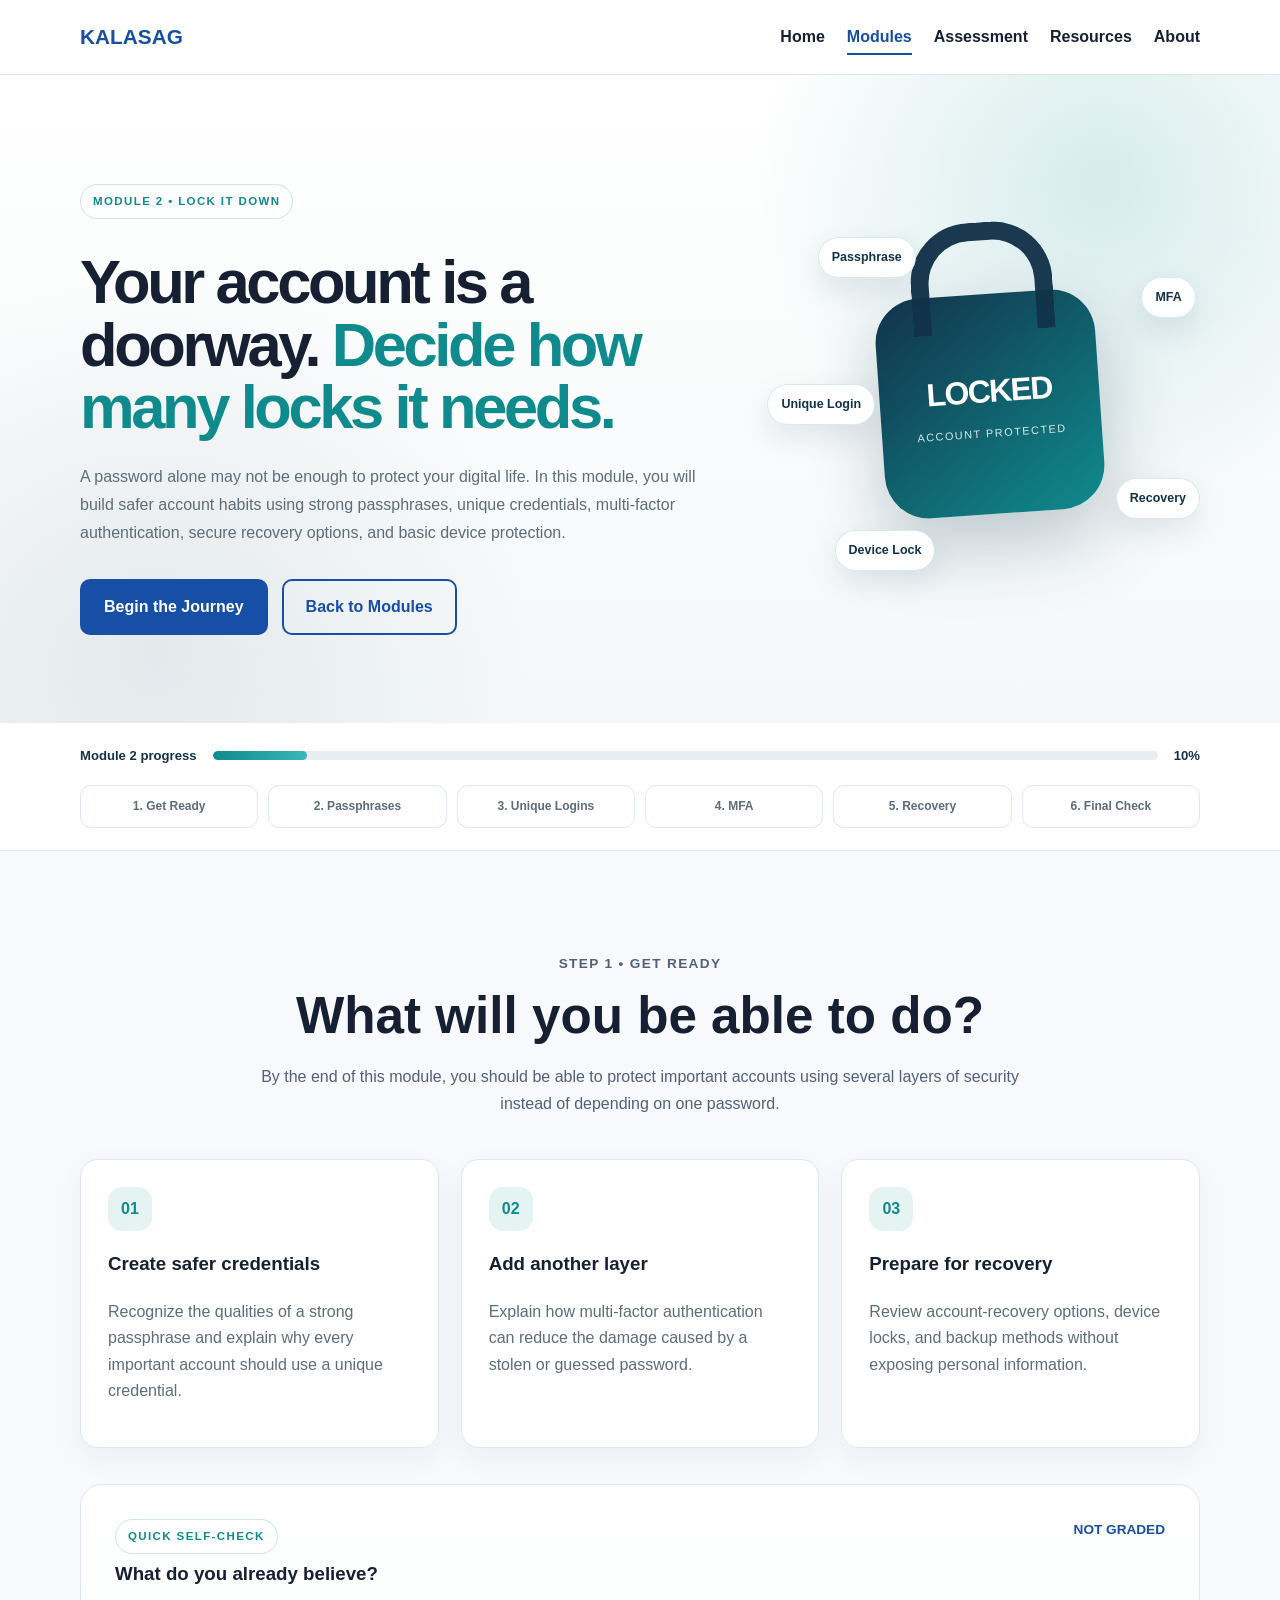
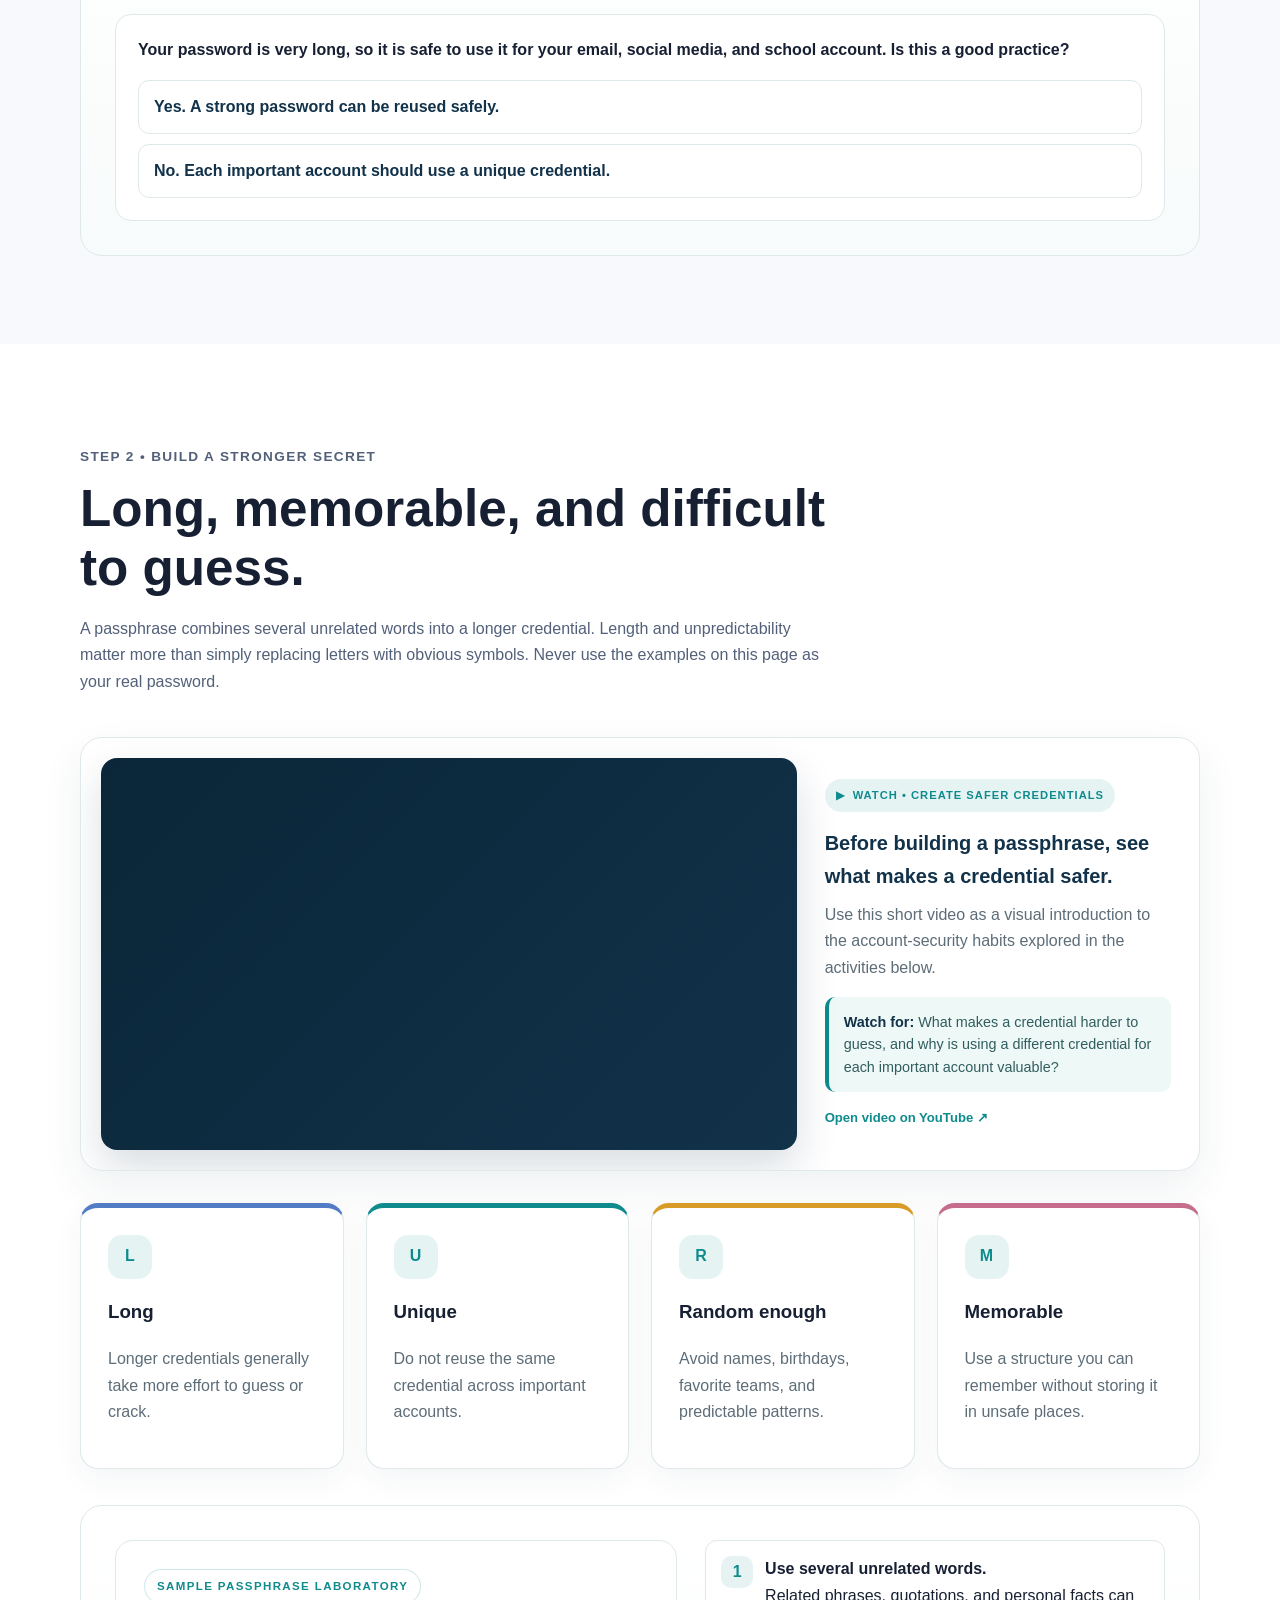
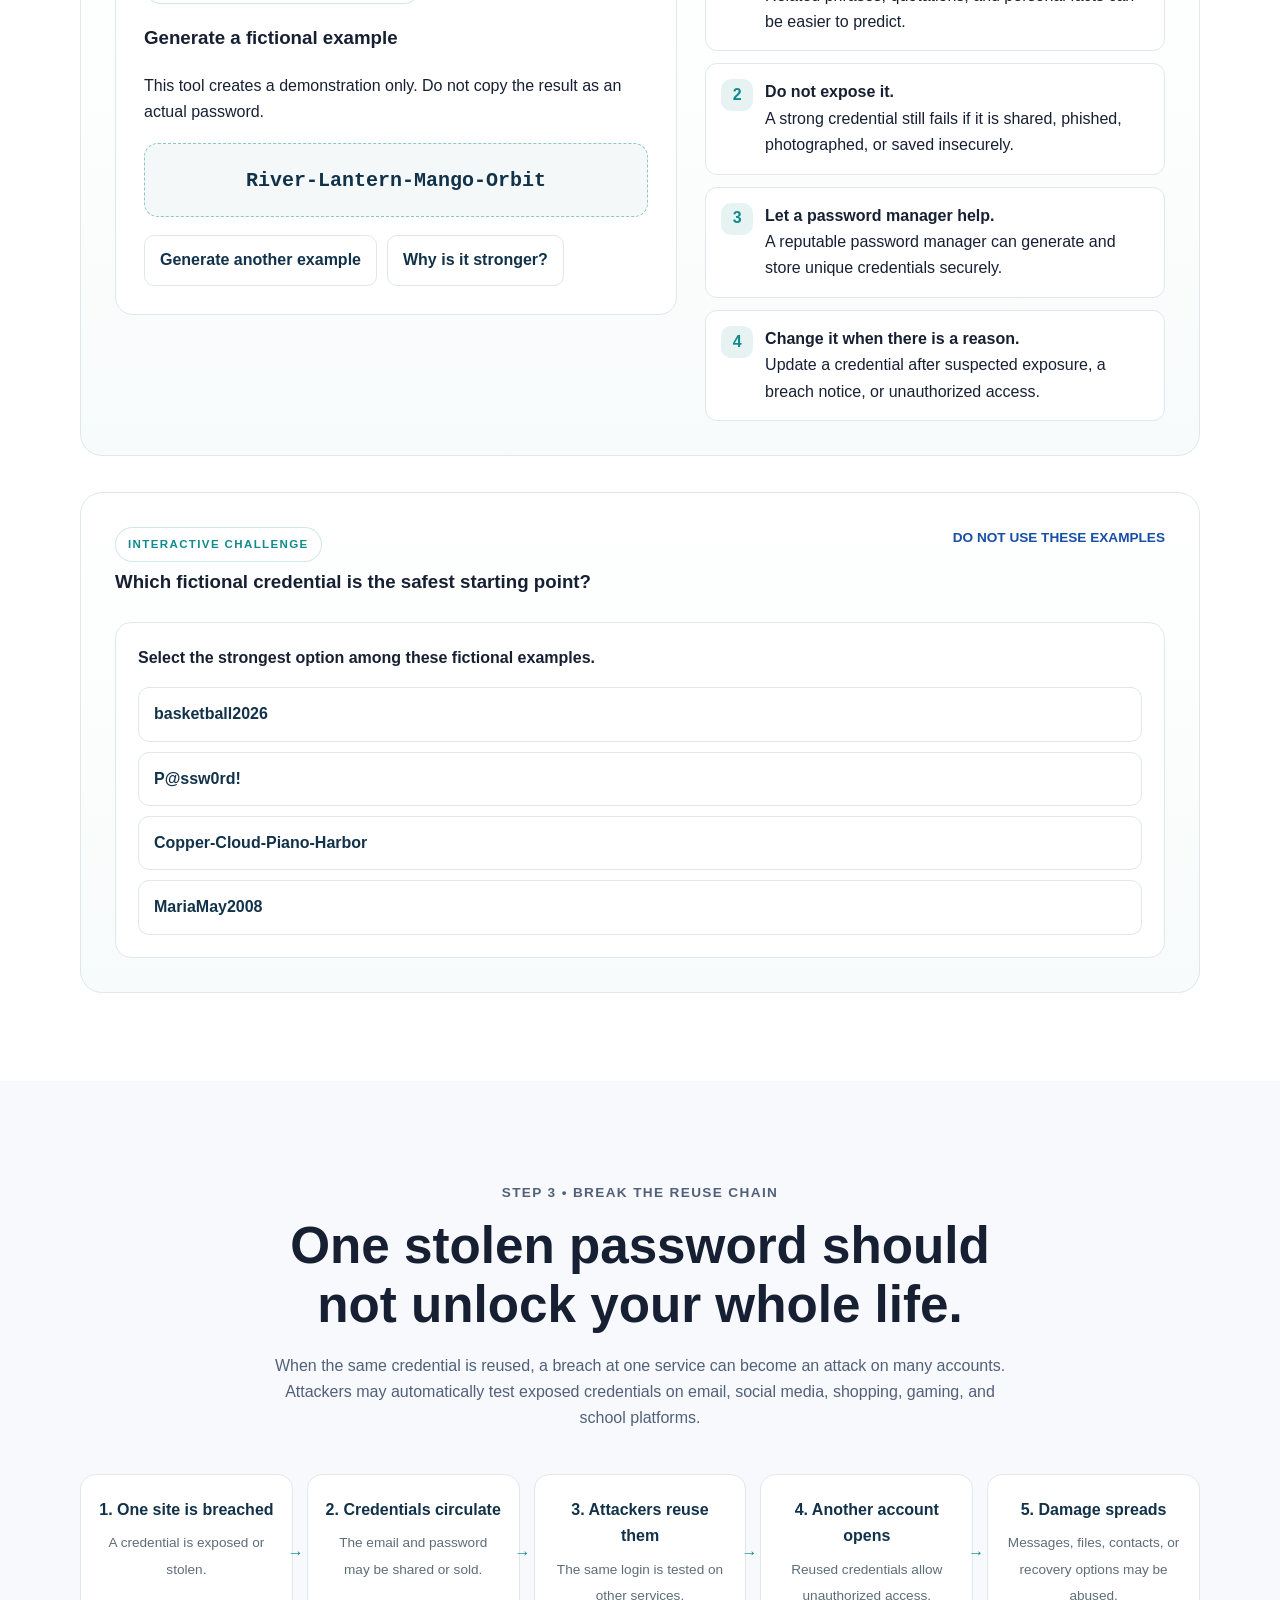
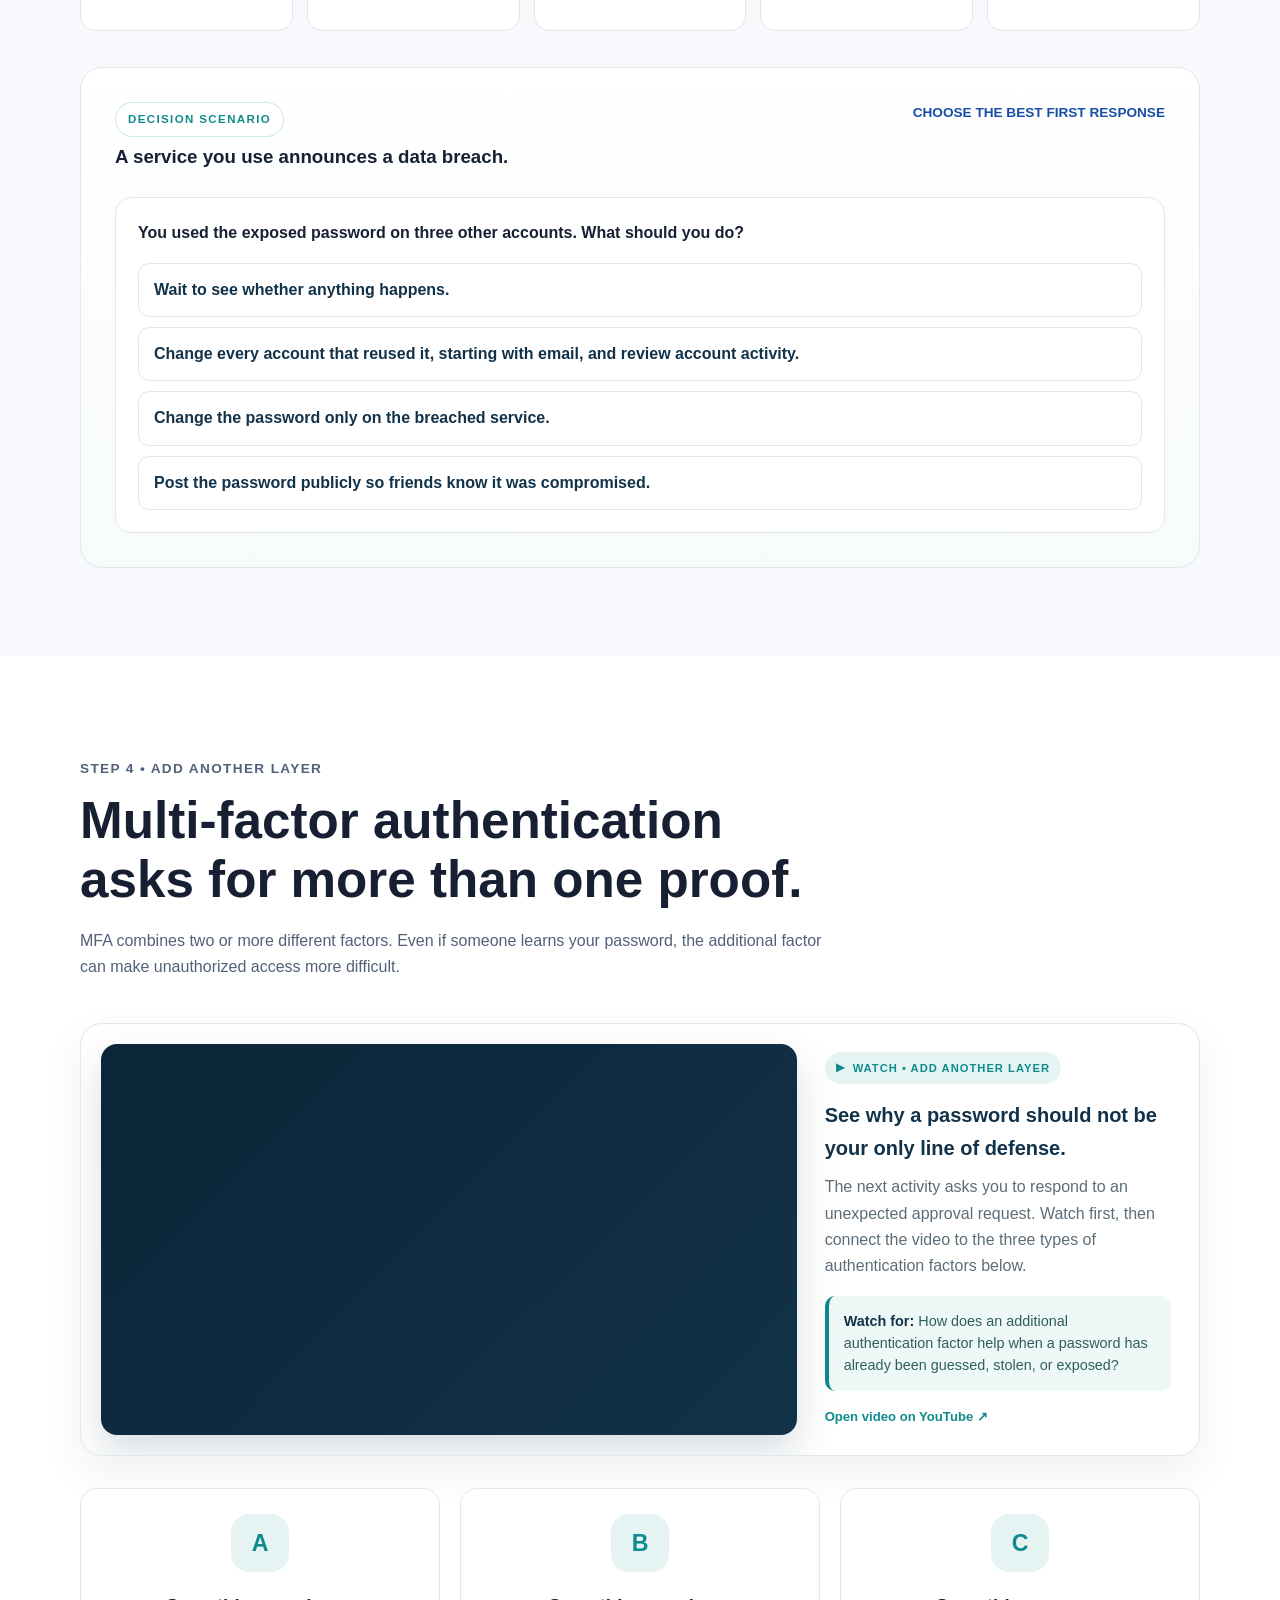
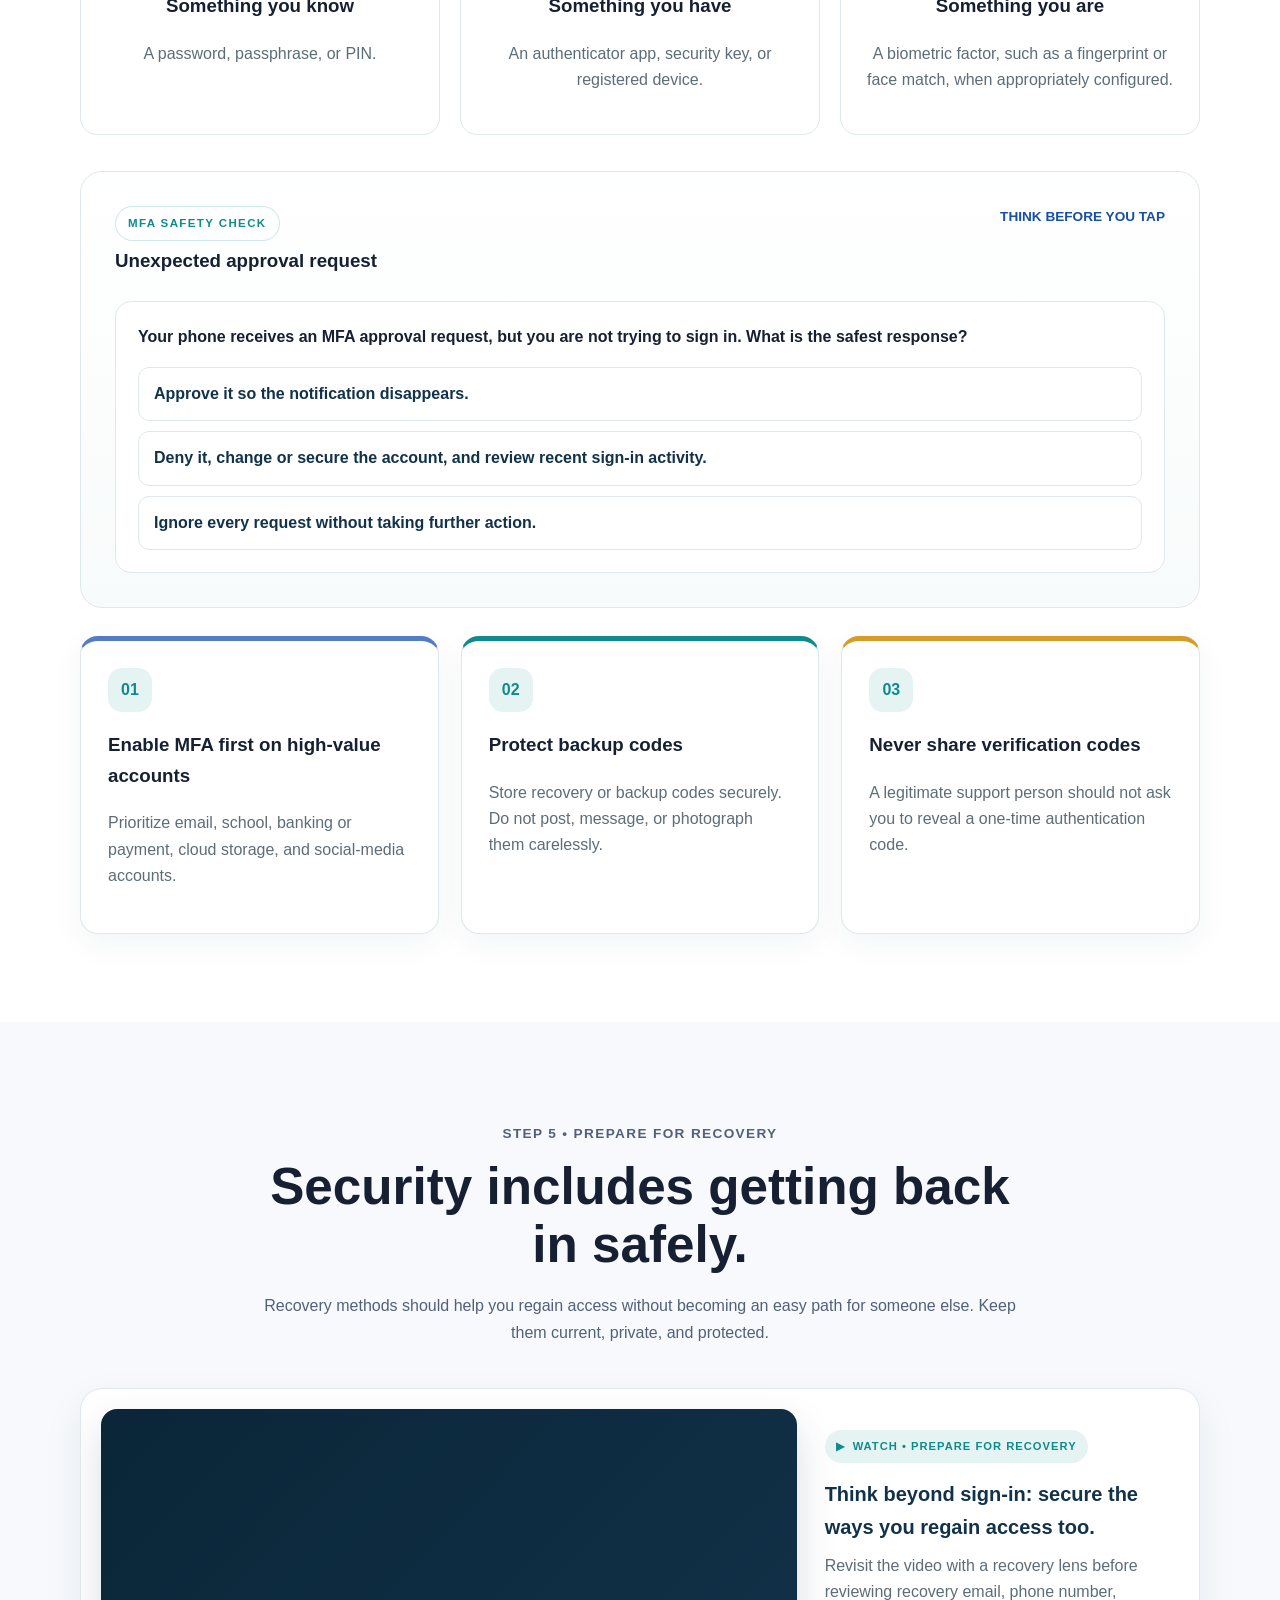
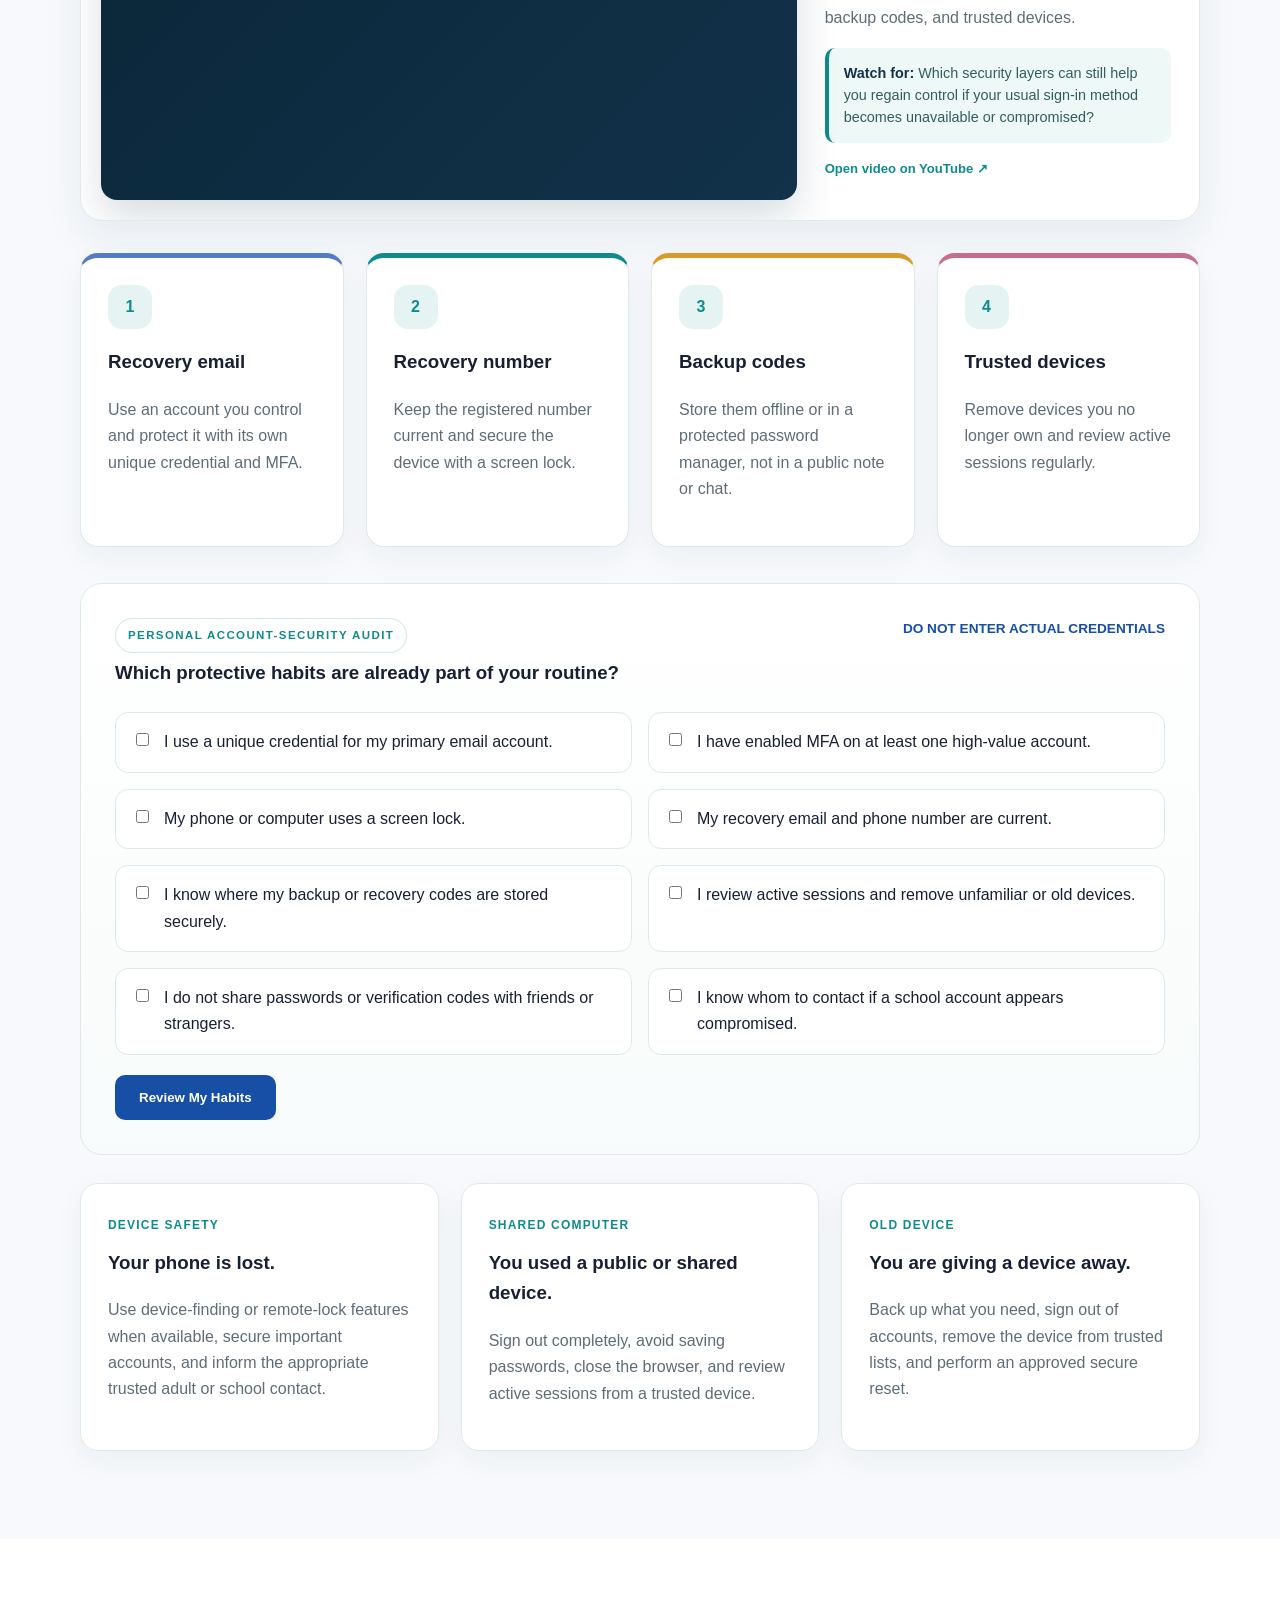
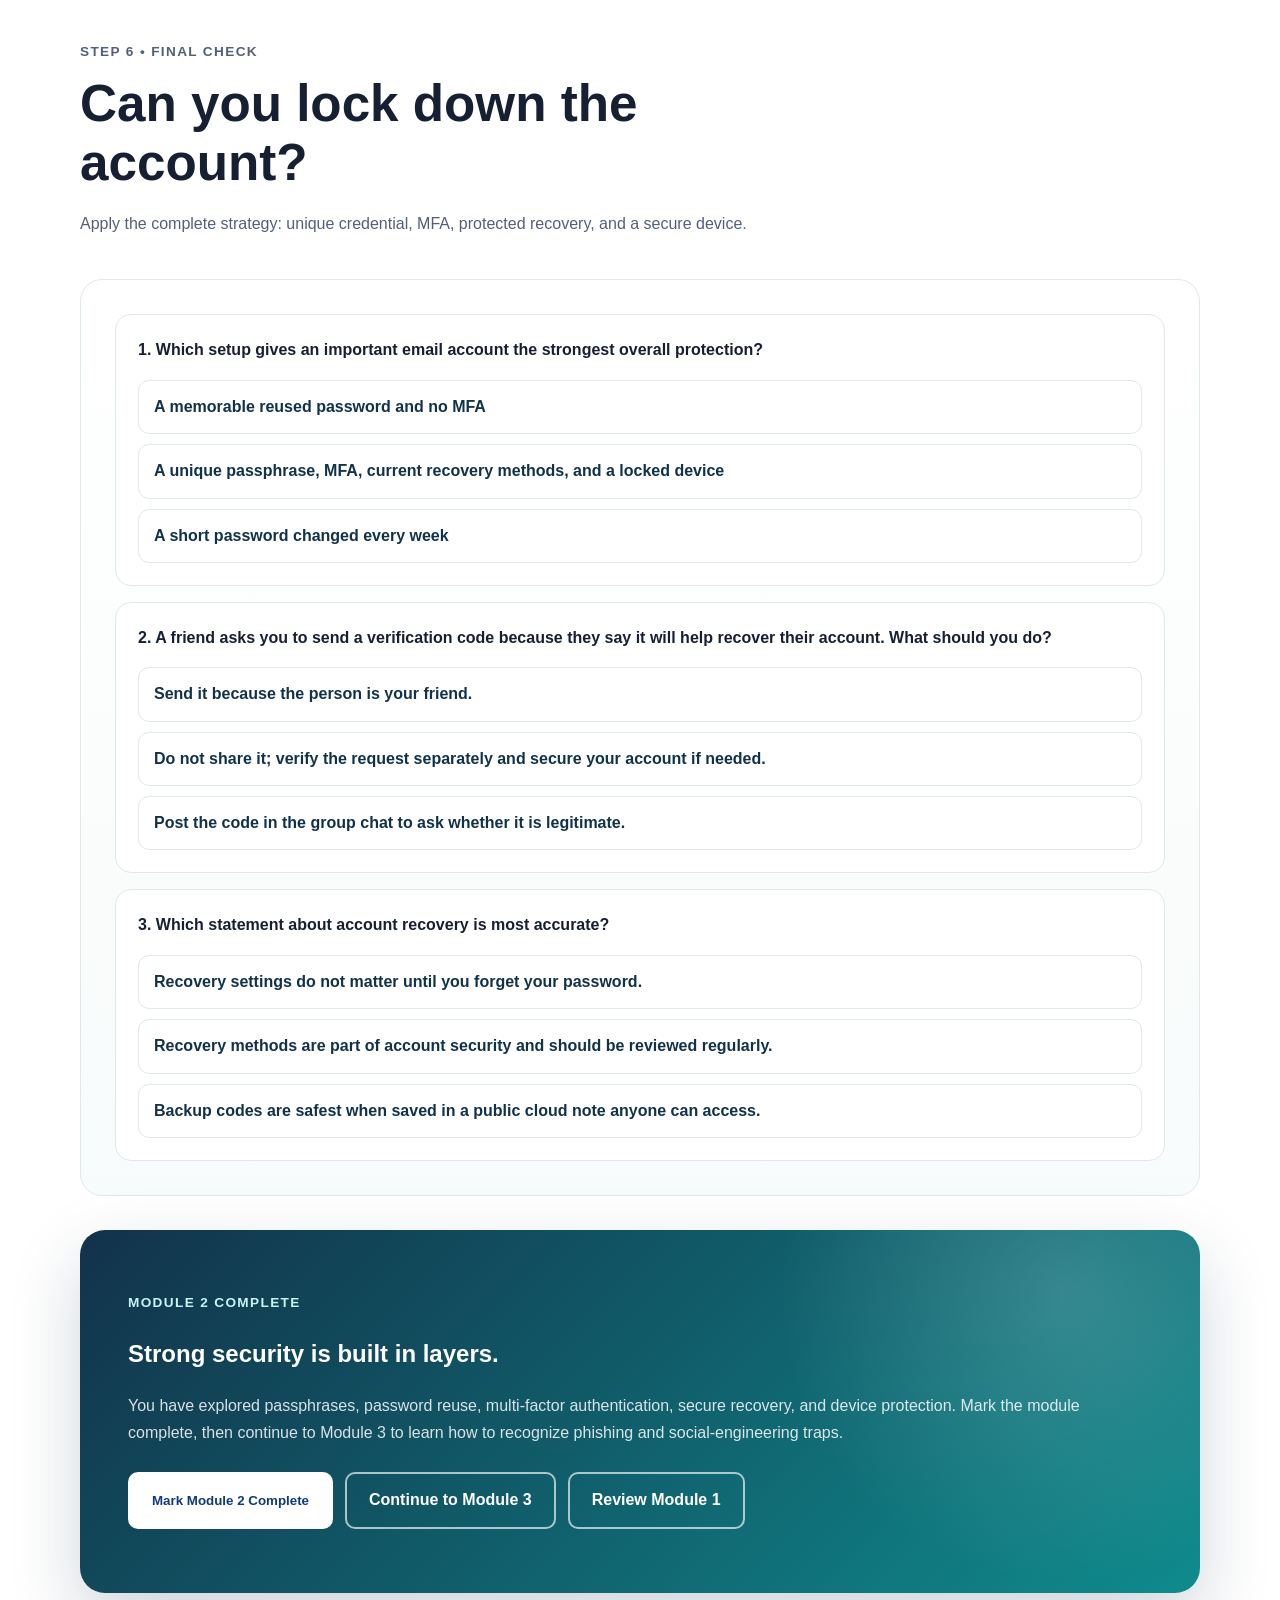
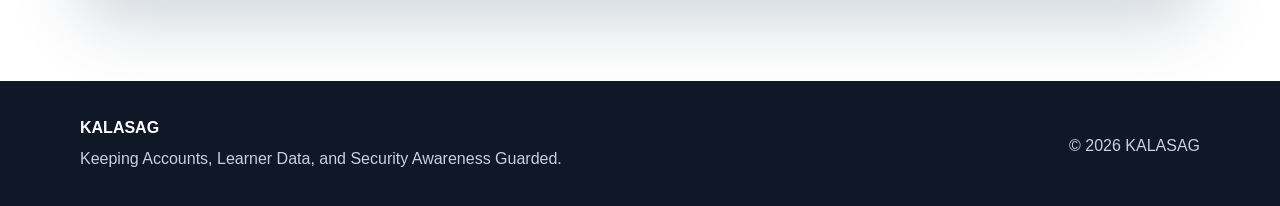
<file: module2.html>
<!DOCTYPE html>
<html lang="en">
<head>
    <meta charset="UTF-8">
    <meta name="viewport" content="width=device-width, initial-scale=1.0">
    <meta name="description" content="KALASAG Module 2: Lock It Down. Learn how to protect online accounts using strong passphrases, unique credentials, multi-factor authentication, secure recovery, and device safeguards.">
    <title>Module 2: Lock It Down | KALASAG</title>

    <link rel="stylesheet" href="css/style.css">

    <style>
        :root {
            --kalasag-navy: #12324a;
            --kalasag-teal: #0f8b8d;
            --kalasag-pale: #f4f8f9;
            --kalasag-border: #dfe8eb;
            --kalasag-muted: #5d6d78;
            --kalasag-safe: #eaf7f3;
            --kalasag-warn: #fff5df;
            --kalasag-danger: #fff0ef;
            --kalasag-blue: #527cc5;
            --kalasag-gold: #d99b28;
        }

        .module-hero {
            min-height: 72vh;
            display: grid;
            align-items: center;
            padding: 74px 0 64px;
            overflow: hidden;
            background:
                radial-gradient(circle at 86% 16%, rgba(15,139,141,0.16), transparent 28%),
                radial-gradient(circle at 12% 88%, rgba(18,50,74,0.08), transparent 30%),
                linear-gradient(180deg, #ffffff 0%, #f4f8f9 100%);
        }

        .module-hero .hero-grid {
            grid-template-columns: minmax(0, 1.08fr) minmax(300px, 0.72fr);
            gap: 70px;
        }

        .module-hero .eyebrow,
        .journey-label {
            display: inline-flex;
            align-items: center;
            gap: 8px;
            padding: 7px 12px;
            border: 1px solid rgba(15,139,141,0.2);
            border-radius: 999px;
            background: rgba(255,255,255,0.82);
            color: var(--kalasag-teal);
            font-size: 0.72rem;
            font-weight: 800;
            letter-spacing: 0.12em;
            text-transform: uppercase;
        }

        .module-hero h1 {
            max-width: 760px;
            margin: 20px 0 0;
            font-size: clamp(2.35rem, 4.8vw, 4.45rem);
            line-height: 1.02;
            letter-spacing: -0.055em;
            text-wrap: balance;
        }

        .module-hero h1 span { color: var(--kalasag-teal); }

        .module-hero .hero-description {
            max-width: 680px;
            margin: 24px 0 0;
            color: var(--kalasag-muted);
            font-size: clamp(1rem, 1.25vw, 1.12rem);
            line-height: 1.75;
        }

        .lock-visual {
            position: relative;
            min-height: 390px;
            display: grid;
            place-items: center;
        }

        .lock-core {
            position: relative;
            z-index: 2;
            width: 220px;
            height: 220px;
            display: grid;
            place-items: center;
            border-radius: 44px;
            color: #ffffff;
            text-align: center;
            background: linear-gradient(145deg, var(--kalasag-navy), var(--kalasag-teal));
            box-shadow: 0 30px 70px rgba(18,50,74,0.25);
            transform: rotate(-4deg);
        }

        .lock-core::before {
            content: "";
            position: absolute;
            width: 106px;
            height: 92px;
            top: -72px;
            border: 18px solid var(--kalasag-navy);
            border-bottom: 0;
            border-radius: 60px 60px 0 0;
            opacity: 0.96;
        }

        .lock-core strong {
            display: block;
            font-size: 2rem;
            letter-spacing: -0.05em;
        }

        .lock-core span {
            display: block;
            margin-top: 8px;
            font-size: 0.68rem;
            letter-spacing: 0.14em;
            text-transform: uppercase;
            opacity: 0.85;
        }

        .security-chip {
            position: absolute;
            z-index: 3;
            padding: 9px 13px;
            border: 1px solid rgba(15,139,141,0.17);
            border-radius: 999px;
            background: rgba(255,255,255,0.94);
            box-shadow: 0 12px 30px rgba(18,50,74,0.10);
            color: var(--kalasag-navy);
            font-size: 0.78rem;
            font-weight: 800;
        }

        .security-chip.one { top: 28px; left: 9%; }
        .security-chip.two { top: 68px; right: 1%; }
        .security-chip.three { bottom: 80px; right: 0; }
        .security-chip.four { bottom: 28px; left: 13%; }
        .security-chip.five { top: 175px; left: -3%; }

        .progress-wrap {
            padding: 22px 0;
            border-bottom: 1px solid var(--kalasag-border);
            background: #ffffff;
        }

        .progress-shell {
            display: grid;
            grid-template-columns: auto 1fr auto;
            gap: 16px;
            align-items: center;
        }

        .progress-title,
        .progress-value {
            color: var(--kalasag-navy);
            font-size: 0.82rem;
            font-weight: 800;
        }

        .progress-track {
            height: 9px;
            overflow: hidden;
            border-radius: 999px;
            background: #e7eef0;
        }

        .progress-bar {
            width: 0;
            height: 100%;
            border-radius: inherit;
            background: linear-gradient(90deg, var(--kalasag-teal), #38b6b8);
            transition: width 0.35s ease;
        }

        .journey-nav {
            display: grid;
            grid-template-columns: repeat(6, 1fr);
            gap: 10px;
            margin-top: 18px;
        }

        .journey-nav a {
            display: block;
            padding: 11px 8px;
            border: 1px solid var(--kalasag-border);
            border-radius: 11px;
            background: #ffffff;
            color: var(--kalasag-muted);
            font-size: 0.75rem;
            font-weight: 800;
            text-align: center;
            text-decoration: none;
        }

        .journey-nav a:hover,
        .journey-nav a:focus {
            border-color: rgba(15,139,141,0.4);
            color: var(--kalasag-teal);
        }

        .learning-card-grid,
        .security-grid,
        .scenario-grid {
            display: grid;
            grid-template-columns: repeat(3, minmax(0, 1fr));
            gap: 22px;
        }

        .learning-card,
        .security-card,
        .scenario-card,
        .reflection-card {
            padding: 27px;
            border: 1px solid var(--kalasag-border);
            border-radius: 18px;
            background: #ffffff;
            box-shadow: 0 10px 30px rgba(18,50,74,0.05);
        }

        .learning-card .number,
        .security-card .number {
            width: 44px;
            height: 44px;
            display: grid;
            place-items: center;
            margin-bottom: 18px;
            border-radius: 14px;
            background: rgba(15,139,141,0.10);
            color: var(--kalasag-teal);
            font-weight: 900;
        }

        .learning-card h3,
        .security-card h3,
        .scenario-card h3 { margin-top: 0; }

        .learning-card p,
        .security-card p,
        .scenario-card p { color: var(--kalasag-muted); }

        .mini-list {
            margin: 16px 0 0;
            padding-left: 20px;
            color: var(--kalasag-muted);
        }

        .mini-list li { margin-bottom: 8px; }

        .security-card.passphrase { border-top: 5px solid var(--kalasag-blue); }
        .security-card.unique { border-top: 5px solid var(--kalasag-teal); }
        .security-card.mfa { border-top: 5px solid var(--kalasag-gold); }
        .security-card.recovery { border-top: 5px solid #c66d8d; }

        .activity-panel {
            margin-top: 36px;
            padding: 34px;
            border: 1px solid var(--kalasag-border);
            border-radius: 22px;
            background: linear-gradient(180deg, #ffffff, #f8fbfb);
        }

        .activity-header {
            display: flex;
            justify-content: space-between;
            gap: 20px;
            align-items: flex-start;
            margin-bottom: 24px;
        }

        .activity-header h3 { margin: 5px 0 0; }

        .question-card {
            padding: 22px;
            border: 1px solid var(--kalasag-border);
            border-radius: 16px;
            background: #ffffff;
        }

        .question-card + .question-card { margin-top: 16px; }
        .question-card p { margin-top: 0; font-weight: 800; }

        .choice-list {
            display: grid;
            gap: 10px;
            margin-top: 14px;
        }

        .choice-button {
            width: 100%;
            padding: 13px 15px;
            border: 1px solid var(--kalasag-border);
            border-radius: 11px;
            background: #ffffff;
            color: var(--kalasag-navy);
            font: inherit;
            font-weight: 700;
            text-align: left;
            cursor: pointer;
            transition: 0.2s ease;
        }

        .choice-button:hover,
        .choice-button:focus {
            border-color: rgba(15,139,141,0.5);
            background: #f2fbfb;
        }

        .choice-button.correct {
            border-color: #2f9b70;
            background: var(--kalasag-safe);
        }

        .choice-button.incorrect {
            border-color: #d46b65;
            background: var(--kalasag-danger);
        }

        .feedback {
            display: none;
            margin-top: 12px;
            padding: 12px 14px;
            border-radius: 10px;
            color: var(--kalasag-navy);
            font-size: 0.92rem;
        }

        .feedback.show { display: block; }
        .feedback.good { background: var(--kalasag-safe); }
        .feedback.review { background: var(--kalasag-warn); }

        .password-lab {
            display: grid;
            grid-template-columns: 1.1fr 0.9fr;
            gap: 28px;
            align-items: start;
        }

        .sample-builder {
            padding: 28px;
            border: 1px solid var(--kalasag-border);
            border-radius: 18px;
            background: #ffffff;
        }

        .sample-output {
            min-height: 74px;
            display: flex;
            align-items: center;
            justify-content: center;
            margin: 18px 0;
            padding: 18px;
            border: 1px dashed rgba(15,139,141,0.45);
            border-radius: 14px;
            background: var(--kalasag-pale);
            color: var(--kalasag-navy);
            font-family: ui-monospace, SFMono-Regular, Menlo, Monaco, Consolas, monospace;
            font-size: clamp(1rem, 2vw, 1.25rem);
            font-weight: 900;
            text-align: center;
            word-break: break-word;
        }

        .builder-controls {
            display: flex;
            flex-wrap: wrap;
            gap: 10px;
        }

        .small-button {
            padding: 11px 15px;
            border: 1px solid var(--kalasag-border);
            border-radius: 10px;
            background: #ffffff;
            color: var(--kalasag-navy);
            font: inherit;
            font-weight: 800;
            cursor: pointer;
        }

        .small-button:hover,
        .small-button:focus {
            border-color: var(--kalasag-teal);
            background: #f2fbfb;
        }

        .rule-list {
            display: grid;
            gap: 12px;
        }

        .rule-item {
            display: flex;
            gap: 12px;
            padding: 15px;
            border: 1px solid var(--kalasag-border);
            border-radius: 12px;
            background: #ffffff;
        }

        .rule-item span {
            flex: 0 0 32px;
            height: 32px;
            display: grid;
            place-items: center;
            border-radius: 10px;
            background: rgba(15,139,141,0.10);
            color: var(--kalasag-teal);
            font-weight: 900;
        }

        .reuse-chain {
            display: grid;
            grid-template-columns: repeat(5, 1fr);
            gap: 14px;
            align-items: stretch;
            margin-top: 30px;
        }

        .chain-step {
            position: relative;
            padding: 22px 17px;
            border: 1px solid var(--kalasag-border);
            border-radius: 15px;
            background: #ffffff;
            text-align: center;
        }

        .chain-step:not(:last-child)::after {
            content: "→";
            position: absolute;
            right: -12px;
            top: 50%;
            z-index: 2;
            transform: translateY(-50%);
            color: var(--kalasag-teal);
            font-weight: 900;
        }

        .chain-step strong {
            display: block;
            margin-bottom: 6px;
            color: var(--kalasag-navy);
        }

        .chain-step span {
            color: var(--kalasag-muted);
            font-size: 0.85rem;
        }

        .mfa-steps {
            display: grid;
            grid-template-columns: repeat(3, 1fr);
            gap: 20px;
            margin-top: 28px;
        }

        .mfa-step {
            padding: 25px;
            border: 1px solid var(--kalasag-border);
            border-radius: 17px;
            background: #ffffff;
            text-align: center;
        }

        .mfa-step .icon {
            width: 58px;
            height: 58px;
            display: grid;
            place-items: center;
            margin: 0 auto 16px;
            border-radius: 18px;
            background: rgba(15,139,141,0.10);
            color: var(--kalasag-teal);
            font-size: 1.45rem;
            font-weight: 900;
        }

        .mfa-step p { color: var(--kalasag-muted); }

        .security-audit {
            display: grid;
            grid-template-columns: 1fr 1fr;
            gap: 16px;
        }

        .check-item {
            display: flex;
            gap: 12px;
            align-items: flex-start;
            padding: 16px;
            border: 1px solid var(--kalasag-border);
            border-radius: 13px;
            background: #ffffff;
        }

        .check-item input { margin-top: 4px; }

        .result-panel {
            display: none;
            margin-top: 22px;
            padding: 18px;
            border-radius: 14px;
            background: var(--kalasag-safe);
        }

        .result-panel.show { display: block; }

        .scenario-card .scenario-label {
            display: inline-block;
            margin-bottom: 12px;
            color: var(--kalasag-teal);
            font-size: 0.75rem;
            font-weight: 900;
            letter-spacing: 0.1em;
            text-transform: uppercase;
        }

        .module-complete {
            padding: 48px;
            border-radius: 25px;
            background:
                radial-gradient(circle at 88% 18%, rgba(255,255,255,0.16), transparent 28%),
                linear-gradient(135deg, var(--kalasag-navy), var(--kalasag-teal));
            color: #ffffff;
            box-shadow: 0 28px 70px rgba(18,50,74,0.20);
        }

        .module-complete p { color: rgba(255,255,255,0.84); }
        .module-complete .eyebrow { color: #c9f3f3; }

        .completion-actions {
            display: flex;
            flex-wrap: wrap;
            gap: 12px;
            margin-top: 26px;
        }

        @media (max-width: 1000px) {
            .reuse-chain { grid-template-columns: 1fr; }
            .chain-step:not(:last-child)::after {
                content: "↓";
                right: auto;
                left: 50%;
                top: auto;
                bottom: -17px;
                transform: translateX(-50%);
            }
        }

        @media (max-width: 900px) {
            .module-hero { min-height: auto; padding: 64px 0; }
            .module-hero .hero-grid { grid-template-columns: 1fr; gap: 36px; }
            .lock-visual { min-height: 350px; }
            .learning-card-grid,
            .security-grid,
            .scenario-grid { grid-template-columns: 1fr 1fr; }
            .journey-nav { grid-template-columns: repeat(3, 1fr); }
            .password-lab { grid-template-columns: 1fr; }
            .mfa-steps { grid-template-columns: 1fr; }
        }

        @media (max-width: 650px) {
            .module-hero h1 { font-size: clamp(2.2rem, 12vw, 3.2rem); }
            .lock-visual { min-height: 320px; }
            .lock-core { width: 180px; height: 180px; }
            .lock-core::before { width: 88px; height: 76px; top: -60px; border-width: 15px; border-bottom: 0; }
            .security-chip { font-size: 0.68rem; }
            .learning-card-grid,
            .security-grid,
            .scenario-grid,
            .security-audit { grid-template-columns: 1fr; }
            .progress-shell { grid-template-columns: 1fr auto; }
            .progress-track { grid-column: 1 / -1; grid-row: 2; }
            .journey-nav { grid-template-columns: repeat(2, 1fr); }
            .activity-panel { padding: 24px 18px; }
            .activity-header { flex-direction: column; }
            .module-complete { padding: 34px 23px; }
            .completion-actions .button { width: 100%; text-align: center; }
        }

        /* ---------- Integrated learning videos ---------- */
        .video-learning-block {
            display: grid;
            grid-template-columns: minmax(0, 1.32fr) minmax(260px, .68fr);
            gap: 24px;
            align-items: stretch;
            margin: 28px 0 32px;
            padding: 20px;
            border: 1px solid var(--kalasag-border);
            border-radius: 22px;
            background: #ffffff;
            box-shadow: 0 16px 42px rgba(18,50,74,.07);
            overflow: hidden;
        }

        .video-frame-wrap {
            position: relative;
            aspect-ratio: 16 / 9;
            overflow: hidden;
            border-radius: 16px;
            background: linear-gradient(135deg, #0a2638, #12324a);
            box-shadow: 0 18px 40px rgba(18,50,74,.16);
        }

        .video-frame-wrap iframe {
            position: absolute;
            inset: 0;
            width: 100%;
            height: 100%;
            border: 0;
        }

        .video-guide {
            display: flex;
            flex-direction: column;
            justify-content: center;
            padding: 8px 8px 8px 4px;
        }

        .video-badge {
            display: inline-flex;
            width: fit-content;
            align-items: center;
            gap: 8px;
            padding: 7px 11px;
            border-radius: 999px;
            background: rgba(15,139,141,.10);
            color: var(--kalasag-teal);
            font-size: .7rem;
            font-weight: 900;
            letter-spacing: .09em;
            text-transform: uppercase;
        }

        .video-badge::before {
            content: "▶";
            font-size: .66rem;
            animation: videoPulse 1.8s ease-in-out infinite;
        }

        .video-guide h3 {
            margin: 15px 0 9px;
            color: var(--kalasag-navy);
            font-size: 1.25rem;
        }

        .video-guide p {
            margin: 0;
            color: var(--kalasag-muted);
            line-height: 1.65;
        }

        .watch-for {
            margin-top: 16px;
            padding: 14px 15px;
            border-left: 4px solid var(--kalasag-teal);
            border-radius: 10px;
            background: #eef8f7;
            color: #315d5e;
            font-size: .9rem;
            line-height: 1.55;
        }

        .watch-for strong {
            color: var(--kalasag-navy);
        }

        .video-source-link {
            display: inline-flex;
            width: fit-content;
            margin-top: 15px;
            color: var(--kalasag-teal);
            font-size: .82rem;
            font-weight: 850;
            text-decoration: none;
        }

        .video-source-link:hover,
        .video-source-link:focus {
            text-decoration: underline;
        }

        @keyframes videoPulse {
            0%, 100% { transform: scale(1); opacity: 1; }
            50% { transform: scale(1.18); opacity: .7; }
        }

        @media (max-width: 820px) {
            .video-learning-block {
                grid-template-columns: 1fr;
            }

            .video-guide {
                padding: 4px 2px 2px;
            }
        }

        @media (prefers-reduced-motion: reduce) {
            .video-badge::before {
                animation: none;
            }
        }

    </style>
</head>

<body>
<header class="site-header">
    <nav class="container navigation">
        <a class="logo" href="index.html" aria-label="KALASAG home">KALASAG</a>

        <button class="menu-button" id="menuButton" type="button" aria-label="Open navigation menu" aria-expanded="false" aria-controls="navLinks">☰</button>

        <ul class="nav-links" id="navLinks">
            <li><a href="index.html">Home</a></li>
            <li><a class="active" href="modules.html">Modules</a></li>
            <li><a href="assessment.html">Assessment</a></li>
            <li><a href="resources.html">Resources</a></li>
            <li><a href="about.html">About</a></li>
        </ul>
    </nav>
</header>

<main>
    <section class="module-hero">
        <div class="container hero-grid">
            <div class="hero-content">
                <p class="eyebrow">Module 2 • Lock It Down</p>
                <h1>Your account is a doorway. <span>Decide how many locks it needs.</span></h1>
                <p class="hero-description">
                    A password alone may not be enough to protect your digital life. In this module, you will build safer account habits using strong passphrases, unique credentials, multi-factor authentication, secure recovery options, and basic device protection.
                </p>
                <div class="hero-actions">
                    <a class="button primary-button" href="#objectives">Begin the Journey</a>
                    <a class="button secondary-button" href="modules.html">Back to Modules</a>
                </div>
            </div>

            <div class="lock-visual" aria-label="Visual showing layers of online account security">
                <span class="security-chip one">Passphrase</span>
                <span class="security-chip two">MFA</span>
                <span class="security-chip three">Recovery</span>
                <span class="security-chip four">Device Lock</span>
                <span class="security-chip five">Unique Login</span>
                <div class="lock-core">
                    <div>
                        <strong>LOCKED</strong>
                        <span>Account protected</span>
                    </div>
                </div>
            </div>
        </div>
    </section>

    <div class="progress-wrap">
        <div class="container">
            <div class="progress-shell">
                <span class="progress-title">Module 2 progress</span>
                <div class="progress-track" aria-label="Module completion progress">
                    <div class="progress-bar" id="progressBar"></div>
                </div>
                <span class="progress-value" id="progressValue">10%</span>
            </div>

            <div class="journey-nav" aria-label="Module learning journey">
                <a href="#objectives">1. Get Ready</a>
                <a href="#passphrases">2. Passphrases</a>
                <a href="#unique">3. Unique Logins</a>
                <a href="#mfa">4. MFA</a>
                <a href="#recovery">5. Recovery</a>
                <a href="#challenge">6. Final Check</a>
            </div>
        </div>
    </div>

    <section class="section" id="objectives" data-progress="18">
        <div class="container">
            <div class="section-heading centered-heading">
                <p class="eyebrow">Step 1 • Get Ready</p>
                <h2>What will you be able to do?</h2>
                <p>By the end of this module, you should be able to protect important accounts using several layers of security instead of depending on one password.</p>
            </div>

            <div class="learning-card-grid">
                <article class="learning-card">
                    <div class="number">01</div>
                    <h3>Create safer credentials</h3>
                    <p>Recognize the qualities of a strong passphrase and explain why every important account should use a unique credential.</p>
                </article>
                <article class="learning-card">
                    <div class="number">02</div>
                    <h3>Add another layer</h3>
                    <p>Explain how multi-factor authentication can reduce the damage caused by a stolen or guessed password.</p>
                </article>
                <article class="learning-card">
                    <div class="number">03</div>
                    <h3>Prepare for recovery</h3>
                    <p>Review account-recovery options, device locks, and backup methods without exposing personal information.</p>
                </article>
            </div>

            <div class="activity-panel">
                <div class="activity-header">
                    <div>
                        <span class="journey-label">Quick self-check</span>
                        <h3>What do you already believe?</h3>
                    </div>
                    <span class="module-number">Not graded</span>
                </div>

                <div class="question-card">
                    <p>Your password is very long, so it is safe to use it for your email, social media, and school account. Is this a good practice?</p>
                    <div class="choice-list" data-question="warmup">
                        <button class="choice-button" data-correct="false" data-feedback="Length helps, but password reuse connects your accounts. If one service is breached, attackers may try the same credential elsewhere.">Yes. A strong password can be reused safely.</button>
                        <button class="choice-button" data-correct="true" data-feedback="Correct. Important accounts should have unique credentials so that one exposed password does not unlock several services.">No. Each important account should use a unique credential.</button>
                    </div>
                    <div class="feedback" id="warmup-feedback"></div>
                </div>
            </div>
        </div>
    </section>

    <section class="section alternate-section" id="passphrases" data-progress="35">
        <div class="container">
            <div class="section-heading">
                <p class="eyebrow">Step 2 • Build a Stronger Secret</p>
                <h2>Long, memorable, and difficult to guess.</h2>
                <p>A passphrase combines several unrelated words into a longer credential. Length and unpredictability matter more than simply replacing letters with obvious symbols. Never use the examples on this page as your real password.</p>
            </div>


            <article class="video-learning-block" aria-label="Video: Create safer credentials">
                <div class="video-frame-wrap">
                    <iframe
                        src="https://www.youtube-nocookie.com/embed/MzkCVQ9Y4xM?rel=0"
                        title="Create safer credentials"
                        loading="lazy"
                        referrerpolicy="strict-origin-when-cross-origin"
                        allow="accelerometer; autoplay; clipboard-write; encrypted-media; gyroscope; picture-in-picture; web-share"
                        allowfullscreen>
                    </iframe>
                </div>

                <div class="video-guide">
                    <span class="video-badge">Watch • Create safer credentials</span>
                    <h3>Before building a passphrase, see what makes a credential safer.</h3>
                    <p>
                        Use this short video as a visual introduction to the account-security habits explored in the activities below.
                    </p>

                    <div class="watch-for">
                        <strong>Watch for:</strong> What makes a credential harder to guess, and why is using a different credential for each important account valuable?
                    </div>

                    <a class="video-source-link" href="https://www.youtube.com/watch?v=MzkCVQ9Y4xM" target="_blank" rel="noopener noreferrer">
                        Open video on YouTube ↗
                    </a>
                </div>
            </article>

            <div class="security-grid" style="grid-template-columns: repeat(4, minmax(0, 1fr));">
                <article class="security-card passphrase">
                    <div class="number">L</div>
                    <h3>Long</h3>
                    <p>Longer credentials generally take more effort to guess or crack.</p>
                </article>
                <article class="security-card unique">
                    <div class="number">U</div>
                    <h3>Unique</h3>
                    <p>Do not reuse the same credential across important accounts.</p>
                </article>
                <article class="security-card mfa">
                    <div class="number">R</div>
                    <h3>Random enough</h3>
                    <p>Avoid names, birthdays, favorite teams, and predictable patterns.</p>
                </article>
                <article class="security-card recovery">
                    <div class="number">M</div>
                    <h3>Memorable</h3>
                    <p>Use a structure you can remember without storing it in unsafe places.</p>
                </article>
            </div>

            <div class="activity-panel password-lab">
                <div class="sample-builder">
                    <span class="journey-label">Sample passphrase laboratory</span>
                    <h3>Generate a fictional example</h3>
                    <p>This tool creates a demonstration only. Do not copy the result as an actual password.</p>
                    <div class="sample-output" id="samplePassphrase" aria-live="polite">River-Lantern-Mango-Orbit</div>
                    <div class="builder-controls">
                        <button class="small-button" id="generatePassphrase" type="button">Generate another example</button>
                        <button class="small-button" id="explainPassphrase" type="button">Why is it stronger?</button>
                    </div>
                    <div class="feedback" id="builderFeedback"></div>
                </div>

                <div class="rule-list">
                    <div class="rule-item"><span>1</span><div><strong>Use several unrelated words.</strong><br>Related phrases, quotations, and personal facts can be easier to predict.</div></div>
                    <div class="rule-item"><span>2</span><div><strong>Do not expose it.</strong><br>A strong credential still fails if it is shared, phished, photographed, or saved insecurely.</div></div>
                    <div class="rule-item"><span>3</span><div><strong>Let a password manager help.</strong><br>A reputable password manager can generate and store unique credentials securely.</div></div>
                    <div class="rule-item"><span>4</span><div><strong>Change it when there is a reason.</strong><br>Update a credential after suspected exposure, a breach notice, or unauthorized access.</div></div>
                </div>
            </div>

            <div class="activity-panel">
                <div class="activity-header">
                    <div>
                        <span class="journey-label">Interactive challenge</span>
                        <h3>Which fictional credential is the safest starting point?</h3>
                    </div>
                    <span class="module-number">Do not use these examples</span>
                </div>

                <div class="question-card">
                    <p>Select the strongest option among these fictional examples.</p>
                    <div class="choice-list" data-question="q1">
                        <button class="choice-button" data-correct="false" data-feedback="This includes a common word and a predictable year pattern.">basketball2026</button>
                        <button class="choice-button" data-correct="false" data-feedback="Replacing letters with symbols does not make a short and common word unpredictable enough.">P@ssw0rd!</button>
                        <button class="choice-button" data-correct="true" data-feedback="Correct. This example is longer and combines unrelated words. A real account should still use a unique passphrase that is not shown publicly.">Copper-Cloud-Piano-Harbor</button>
                        <button class="choice-button" data-correct="false" data-feedback="A name and birthday can often be found or guessed from public information.">MariaMay2008</button>
                    </div>
                    <div class="feedback" id="q1-feedback"></div>
                </div>
            </div>
        </div>
    </section>

    <section class="section" id="unique" data-progress="52">
        <div class="container">
            <div class="section-heading centered-heading">
                <p class="eyebrow">Step 3 • Break the Reuse Chain</p>
                <h2>One stolen password should not unlock your whole life.</h2>
                <p>When the same credential is reused, a breach at one service can become an attack on many accounts. Attackers may automatically test exposed credentials on email, social media, shopping, gaming, and school platforms.</p>
            </div>

            <div class="reuse-chain" aria-label="How password reuse can lead to account takeover">
                <div class="chain-step"><strong>1. One site is breached</strong><span>A credential is exposed or stolen.</span></div>
                <div class="chain-step"><strong>2. Credentials circulate</strong><span>The email and password may be shared or sold.</span></div>
                <div class="chain-step"><strong>3. Attackers reuse them</strong><span>The same login is tested on other services.</span></div>
                <div class="chain-step"><strong>4. Another account opens</strong><span>Reused credentials allow unauthorized access.</span></div>
                <div class="chain-step"><strong>5. Damage spreads</strong><span>Messages, files, contacts, or recovery options may be abused.</span></div>
            </div>

            <div class="activity-panel">
                <div class="activity-header">
                    <div>
                        <span class="journey-label">Decision scenario</span>
                        <h3>A service you use announces a data breach.</h3>
                    </div>
                    <span class="module-number">Choose the best first response</span>
                </div>

                <div class="question-card">
                    <p>You used the exposed password on three other accounts. What should you do?</p>
                    <div class="choice-list" data-question="q2">
                        <button class="choice-button" data-correct="false" data-feedback="Waiting allows attackers more time to test the exposed credential on other services.">Wait to see whether anything happens.</button>
                        <button class="choice-button" data-correct="true" data-feedback="Correct. Change the reused credentials immediately, beginning with your email and other high-value accounts. Make each replacement unique and review recent sign-ins.">Change every account that reused it, starting with email, and review account activity.</button>
                        <button class="choice-button" data-correct="false" data-feedback="Changing only the breached account does not protect the other accounts that use the same exposed credential.">Change the password only on the breached service.</button>
                        <button class="choice-button" data-correct="false" data-feedback="Posting the exposed password creates more risk and does not secure any account.">Post the password publicly so friends know it was compromised.</button>
                    </div>
                    <div class="feedback" id="q2-feedback"></div>
                </div>
            </div>
        </div>
    </section>

    <section class="section alternate-section" id="mfa" data-progress="68">
        <div class="container">
            <div class="section-heading">
                <p class="eyebrow">Step 4 • Add Another Layer</p>
                <h2>Multi-factor authentication asks for more than one proof.</h2>
                <p>MFA combines two or more different factors. Even if someone learns your password, the additional factor can make unauthorized access more difficult.</p>
            </div>


            <article class="video-learning-block" aria-label="Video: Add another layer">
                <div class="video-frame-wrap">
                    <iframe
                        src="https://www.youtube-nocookie.com/embed/zdaaB_aJLAQ?rel=0"
                        title="Add another layer with multi-factor authentication"
                        loading="lazy"
                        referrerpolicy="strict-origin-when-cross-origin"
                        allow="accelerometer; autoplay; clipboard-write; encrypted-media; gyroscope; picture-in-picture; web-share"
                        allowfullscreen>
                    </iframe>
                </div>

                <div class="video-guide">
                    <span class="video-badge">Watch • Add another layer</span>
                    <h3>See why a password should not be your only line of defense.</h3>
                    <p>
                        The next activity asks you to respond to an unexpected approval request. Watch first, then connect the video to the three types of authentication factors below.
                    </p>

                    <div class="watch-for">
                        <strong>Watch for:</strong> How does an additional authentication factor help when a password has already been guessed, stolen, or exposed?
                    </div>

                    <a class="video-source-link" href="https://www.youtube.com/watch?v=zdaaB_aJLAQ" target="_blank" rel="noopener noreferrer">
                        Open video on YouTube ↗
                    </a>
                </div>
            </article>

            <div class="mfa-steps">
                <article class="mfa-step">
                    <div class="icon">A</div>
                    <h3>Something you know</h3>
                    <p>A password, passphrase, or PIN.</p>
                </article>
                <article class="mfa-step">
                    <div class="icon">B</div>
                    <h3>Something you have</h3>
                    <p>An authenticator app, security key, or registered device.</p>
                </article>
                <article class="mfa-step">
                    <div class="icon">C</div>
                    <h3>Something you are</h3>
                    <p>A biometric factor, such as a fingerprint or face match, when appropriately configured.</p>
                </article>
            </div>

            <div class="activity-panel">
                <div class="activity-header">
                    <div>
                        <span class="journey-label">MFA safety check</span>
                        <h3>Unexpected approval request</h3>
                    </div>
                    <span class="module-number">Think before you tap</span>
                </div>

                <div class="question-card">
                    <p>Your phone receives an MFA approval request, but you are not trying to sign in. What is the safest response?</p>
                    <div class="choice-list" data-question="q3">
                        <button class="choice-button" data-correct="false" data-feedback="Approving an unexpected request may give an attacker access to your account.">Approve it so the notification disappears.</button>
                        <button class="choice-button" data-correct="true" data-feedback="Correct. Deny the request, secure the account, review recent activity, and report the incident through the appropriate support channel.">Deny it, change or secure the account, and review recent sign-in activity.</button>
                        <button class="choice-button" data-correct="false" data-feedback="Ignoring repeated unexpected requests without securing the account may allow the attack to continue.">Ignore every request without taking further action.</button>
                    </div>
                    <div class="feedback" id="q3-feedback"></div>
                </div>
            </div>

            <div class="security-grid" style="margin-top: 28px;">
                <article class="security-card passphrase">
                    <div class="number">01</div>
                    <h3>Enable MFA first on high-value accounts</h3>
                    <p>Prioritize email, school, banking or payment, cloud storage, and social-media accounts.</p>
                </article>
                <article class="security-card unique">
                    <div class="number">02</div>
                    <h3>Protect backup codes</h3>
                    <p>Store recovery or backup codes securely. Do not post, message, or photograph them carelessly.</p>
                </article>
                <article class="security-card mfa">
                    <div class="number">03</div>
                    <h3>Never share verification codes</h3>
                    <p>A legitimate support person should not ask you to reveal a one-time authentication code.</p>
                </article>
            </div>
        </div>
    </section>

    <section class="section" id="recovery" data-progress="84">
        <div class="container">
            <div class="section-heading centered-heading">
                <p class="eyebrow">Step 5 • Prepare for Recovery</p>
                <h2>Security includes getting back in safely.</h2>
                <p>Recovery methods should help you regain access without becoming an easy path for someone else. Keep them current, private, and protected.</p>
            </div>


            <article class="video-learning-block" aria-label="Video: Prepare for recovery">
                <div class="video-frame-wrap">
                    <iframe
                        src="https://www.youtube-nocookie.com/embed/zdaaB_aJLAQ?rel=0"
                        title="Prepare for account recovery"
                        loading="lazy"
                        referrerpolicy="strict-origin-when-cross-origin"
                        allow="accelerometer; autoplay; clipboard-write; encrypted-media; gyroscope; picture-in-picture; web-share"
                        allowfullscreen>
                    </iframe>
                </div>

                <div class="video-guide">
                    <span class="video-badge">Watch • Prepare for recovery</span>
                    <h3>Think beyond sign-in: secure the ways you regain access too.</h3>
                    <p>
                        Revisit the video with a recovery lens before reviewing recovery email, phone number, backup codes, and trusted devices.
                    </p>

                    <div class="watch-for">
                        <strong>Watch for:</strong> Which security layers can still help you regain control if your usual sign-in method becomes unavailable or compromised?
                    </div>

                    <a class="video-source-link" href="https://www.youtube.com/watch?v=zdaaB_aJLAQ" target="_blank" rel="noopener noreferrer">
                        Open video on YouTube ↗
                    </a>
                </div>
            </article>

            <div class="security-grid" style="grid-template-columns: repeat(4, minmax(0, 1fr));">
                <article class="security-card passphrase">
                    <div class="number">1</div>
                    <h3>Recovery email</h3>
                    <p>Use an account you control and protect it with its own unique credential and MFA.</p>
                </article>
                <article class="security-card unique">
                    <div class="number">2</div>
                    <h3>Recovery number</h3>
                    <p>Keep the registered number current and secure the device with a screen lock.</p>
                </article>
                <article class="security-card mfa">
                    <div class="number">3</div>
                    <h3>Backup codes</h3>
                    <p>Store them offline or in a protected password manager, not in a public note or chat.</p>
                </article>
                <article class="security-card recovery">
                    <div class="number">4</div>
                    <h3>Trusted devices</h3>
                    <p>Remove devices you no longer own and review active sessions regularly.</p>
                </article>
            </div>

            <div class="activity-panel">
                <div class="activity-header">
                    <div>
                        <span class="journey-label">Personal account-security audit</span>
                        <h3>Which protective habits are already part of your routine?</h3>
                    </div>
                    <span class="module-number">Do not enter actual credentials</span>
                </div>

                <div class="security-audit" id="securityAudit">
                    <label class="check-item"><input type="checkbox"> <span>I use a unique credential for my primary email account.</span></label>
                    <label class="check-item"><input type="checkbox"> <span>I have enabled MFA on at least one high-value account.</span></label>
                    <label class="check-item"><input type="checkbox"> <span>My phone or computer uses a screen lock.</span></label>
                    <label class="check-item"><input type="checkbox"> <span>My recovery email and phone number are current.</span></label>
                    <label class="check-item"><input type="checkbox"> <span>I know where my backup or recovery codes are stored securely.</span></label>
                    <label class="check-item"><input type="checkbox"> <span>I review active sessions and remove unfamiliar or old devices.</span></label>
                    <label class="check-item"><input type="checkbox"> <span>I do not share passwords or verification codes with friends or strangers.</span></label>
                    <label class="check-item"><input type="checkbox"> <span>I know whom to contact if a school account appears compromised.</span></label>
                </div>

                <div style="margin-top: 20px;">
                    <button class="button primary-button" id="auditButton" type="button">Review My Habits</button>
                </div>
                <div class="result-panel" id="auditResult" aria-live="polite"></div>
            </div>

            <div class="scenario-grid" style="margin-top: 28px;">
                <article class="scenario-card">
                    <span class="scenario-label">Device safety</span>
                    <h3>Your phone is lost.</h3>
                    <p>Use device-finding or remote-lock features when available, secure important accounts, and inform the appropriate trusted adult or school contact.</p>
                </article>
                <article class="scenario-card">
                    <span class="scenario-label">Shared computer</span>
                    <h3>You used a public or shared device.</h3>
                    <p>Sign out completely, avoid saving passwords, close the browser, and review active sessions from a trusted device.</p>
                </article>
                <article class="scenario-card">
                    <span class="scenario-label">Old device</span>
                    <h3>You are giving a device away.</h3>
                    <p>Back up what you need, sign out of accounts, remove the device from trusted lists, and perform an approved secure reset.</p>
                </article>
            </div>
        </div>
    </section>

    <section class="section alternate-section" id="challenge" data-progress="96">
        <div class="container">
            <div class="section-heading">
                <p class="eyebrow">Step 6 • Final Check</p>
                <h2>Can you lock down the account?</h2>
                <p>Apply the complete strategy: unique credential, MFA, protected recovery, and a secure device.</p>
            </div>

            <div class="activity-panel" style="margin-top: 0;">
                <div class="question-card">
                    <p>1. Which setup gives an important email account the strongest overall protection?</p>
                    <div class="choice-list" data-question="final1">
                        <button class="choice-button" data-correct="false" data-feedback="A memorable password is not enough if it is reused and the account lacks an additional factor.">A memorable reused password and no MFA</button>
                        <button class="choice-button" data-correct="true" data-feedback="Correct. A unique passphrase, MFA, current recovery options, and device security work together as layers.">A unique passphrase, MFA, current recovery methods, and a locked device</button>
                        <button class="choice-button" data-correct="false" data-feedback="Frequent changes do not compensate for weak, predictable, or reused credentials.">A short password changed every week</button>
                    </div>
                    <div class="feedback" id="final1-feedback"></div>
                </div>

                <div class="question-card">
                    <p>2. A friend asks you to send a verification code because they say it will help recover their account. What should you do?</p>
                    <div class="choice-list" data-question="final2">
                        <button class="choice-button" data-correct="false" data-feedback="Verification codes are tied to your sign-in or recovery process and should not be shared.">Send it because the person is your friend.</button>
                        <button class="choice-button" data-correct="true" data-feedback="Correct. Do not share the code. Verify the request through another trusted channel and secure your account if the code was unexpected.">Do not share it; verify the request separately and secure your account if needed.</button>
                        <button class="choice-button" data-correct="false" data-feedback="Posting the code publicly exposes it to more people and increases the risk.">Post the code in the group chat to ask whether it is legitimate.</button>
                    </div>
                    <div class="feedback" id="final2-feedback"></div>
                </div>

                <div class="question-card">
                    <p>3. Which statement about account recovery is most accurate?</p>
                    <div class="choice-list" data-question="final3">
                        <button class="choice-button" data-correct="false" data-feedback="Recovery methods can become an attack path when they are outdated or poorly protected.">Recovery settings do not matter until you forget your password.</button>
                        <button class="choice-button" data-correct="true" data-feedback="Correct. Recovery information should be current, private, and protected because it can be used to regain control of an account.">Recovery methods are part of account security and should be reviewed regularly.</button>
                        <button class="choice-button" data-correct="false" data-feedback="Backup codes should be stored securely and never kept in a public note or shared chat.">Backup codes are safest when saved in a public cloud note anyone can access.</button>
                    </div>
                    <div class="feedback" id="final3-feedback"></div>
                </div>
            </div>

            <div class="module-complete" style="margin-top: 34px;">
                <p class="eyebrow">Module 2 complete</p>
                <h2>Strong security is built in layers.</h2>
                <p>You have explored passphrases, password reuse, multi-factor authentication, secure recovery, and device protection. Mark the module complete, then continue to Module 3 to learn how to recognize phishing and social-engineering traps.</p>
                <div class="completion-actions">
                    <button class="button light-button" id="completeModule" type="button">Mark Module 2 Complete</button>
                    <a class="button secondary-button" href="module3.html" style="border-color: rgba(255,255,255,0.65); color: #ffffff;">Continue to Module 3</a>
                    <a class="button secondary-button" href="module1.html" style="border-color: rgba(255,255,255,0.65); color: #ffffff;">Review Module 1</a>
                </div>
                <p id="completionMessage" style="margin-bottom: 0; font-weight: 800;" aria-live="polite"></p>
            </div>
        </div>
    </section>
</main>

<footer class="site-footer">
    <div class="container footer-content">
        <div>
            <strong>KALASAG</strong>
            <p>Keeping Accounts, Learner Data, and Security Awareness Guarded.</p>
        </div>
        <p>&copy; 2026 KALASAG</p>
    </div>
</footer>

<script src="js/script.js"></script>
<script>
    "use strict";

    const progressBar = document.getElementById("progressBar");
    const progressValue = document.getElementById("progressValue");
    const progressSections = [...document.querySelectorAll("[data-progress]")];

    function updateProgress() {
        let currentProgress = 10;
        const viewportMarker = window.scrollY + window.innerHeight * 0.45;

        progressSections.forEach((section) => {
            if (viewportMarker >= section.offsetTop) {
                currentProgress = Number(section.dataset.progress);
            }
        });

        if ((window.innerHeight + window.scrollY) >= document.documentElement.scrollHeight - 10) {
            currentProgress = 100;
        }

        progressBar.style.width = `${currentProgress}%`;
        progressValue.textContent = `${currentProgress}%`;
    }

    window.addEventListener("scroll", updateProgress, { passive: true });
    window.addEventListener("load", updateProgress);

    document.querySelectorAll(".choice-list").forEach((choiceList) => {
        choiceList.addEventListener("click", (event) => {
            const button = event.target.closest(".choice-button");
            if (!button) return;

            const questionId = choiceList.dataset.question;
            const feedback = document.getElementById(`${questionId}-feedback`);
            const isCorrect = button.dataset.correct === "true";

            choiceList.querySelectorAll(".choice-button").forEach((item) => {
                item.classList.remove("correct", "incorrect");
                item.setAttribute("aria-pressed", "false");
            });

            button.classList.add(isCorrect ? "correct" : "incorrect");
            button.setAttribute("aria-pressed", "true");

            feedback.textContent = button.dataset.feedback;
            feedback.className = `feedback show ${isCorrect ? "good" : "review"}`;
        });
    });

    const wordsA = ["River", "Copper", "Silent", "Mango", "Velvet", "Solar", "Cedar", "Paper"];
    const wordsB = ["Lantern", "Cloud", "Piano", "Harbor", "Comet", "Garden", "Anchor", "Kite"];
    const wordsC = ["Orbit", "Forest", "Window", "Pebble", "Rocket", "Bridge", "Canyon", "Drum"];
    const wordsD = ["Turtle", "Breeze", "Market", "Galaxy", "Notebook", "Island", "Sparrow", "Coffee"];

    function randomItem(items) {
        return items[Math.floor(Math.random() * items.length)];
    }

    document.getElementById("generatePassphrase").addEventListener("click", () => {
        const sample = `${randomItem(wordsA)}-${randomItem(wordsB)}-${randomItem(wordsC)}-${randomItem(wordsD)}`;
        document.getElementById("samplePassphrase").textContent = sample;
        const feedback = document.getElementById("builderFeedback");
        feedback.textContent = "This is a public demonstration. Create your own private and unique credential rather than copying this example.";
        feedback.className = "feedback show review";
    });

    document.getElementById("explainPassphrase").addEventListener("click", () => {
        const feedback = document.getElementById("builderFeedback");
        feedback.textContent = "The sample is longer and combines unrelated words, making it less predictable than a short common password. Its safety would still depend on being private and unique to one account.";
        feedback.className = "feedback show good";
    });

    document.getElementById("auditButton").addEventListener("click", () => {
        const checks = [...document.querySelectorAll("#securityAudit input[type='checkbox']")];
        const score = checks.filter((item) => item.checked).length;
        const result = document.getElementById("auditResult");

        let message;
        if (score <= 2) {
            message = `You selected ${score} of ${checks.length} habits. Start with three high-impact steps: secure your primary email with a unique passphrase, enable MFA, and lock your device.`;
        } else if (score <= 5) {
            message = `You selected ${score} of ${checks.length} habits. You have a developing security routine. Focus next on recovery methods, backup codes, and reviewing active sessions.`;
        } else {
            message = `You selected ${score} of ${checks.length} habits. You already use several protective layers. Continue reviewing your settings and avoid becoming overconfident.`;
        }

        result.textContent = message;
        result.classList.add("show");
    });

    const completeButton = document.getElementById("completeModule");
    const completionMessage = document.getElementById("completionMessage");

    function showCompletionState() {
        const completed = localStorage.getItem("kalasagModule2Complete") === "true";
        if (completed) {
            completeButton.textContent = "Module 2 Completed ✓";
            completeButton.disabled = true;
            completionMessage.textContent = "Your progress has been saved on this browser and device.";
        }
    }

    completeButton.addEventListener("click", () => {
        localStorage.setItem("kalasagModule2Complete", "true");
        progressBar.style.width = "100%";
        progressValue.textContent = "100%";
        showCompletionState();
    });

    showCompletionState();
</script>
</body>
</html>
</file>
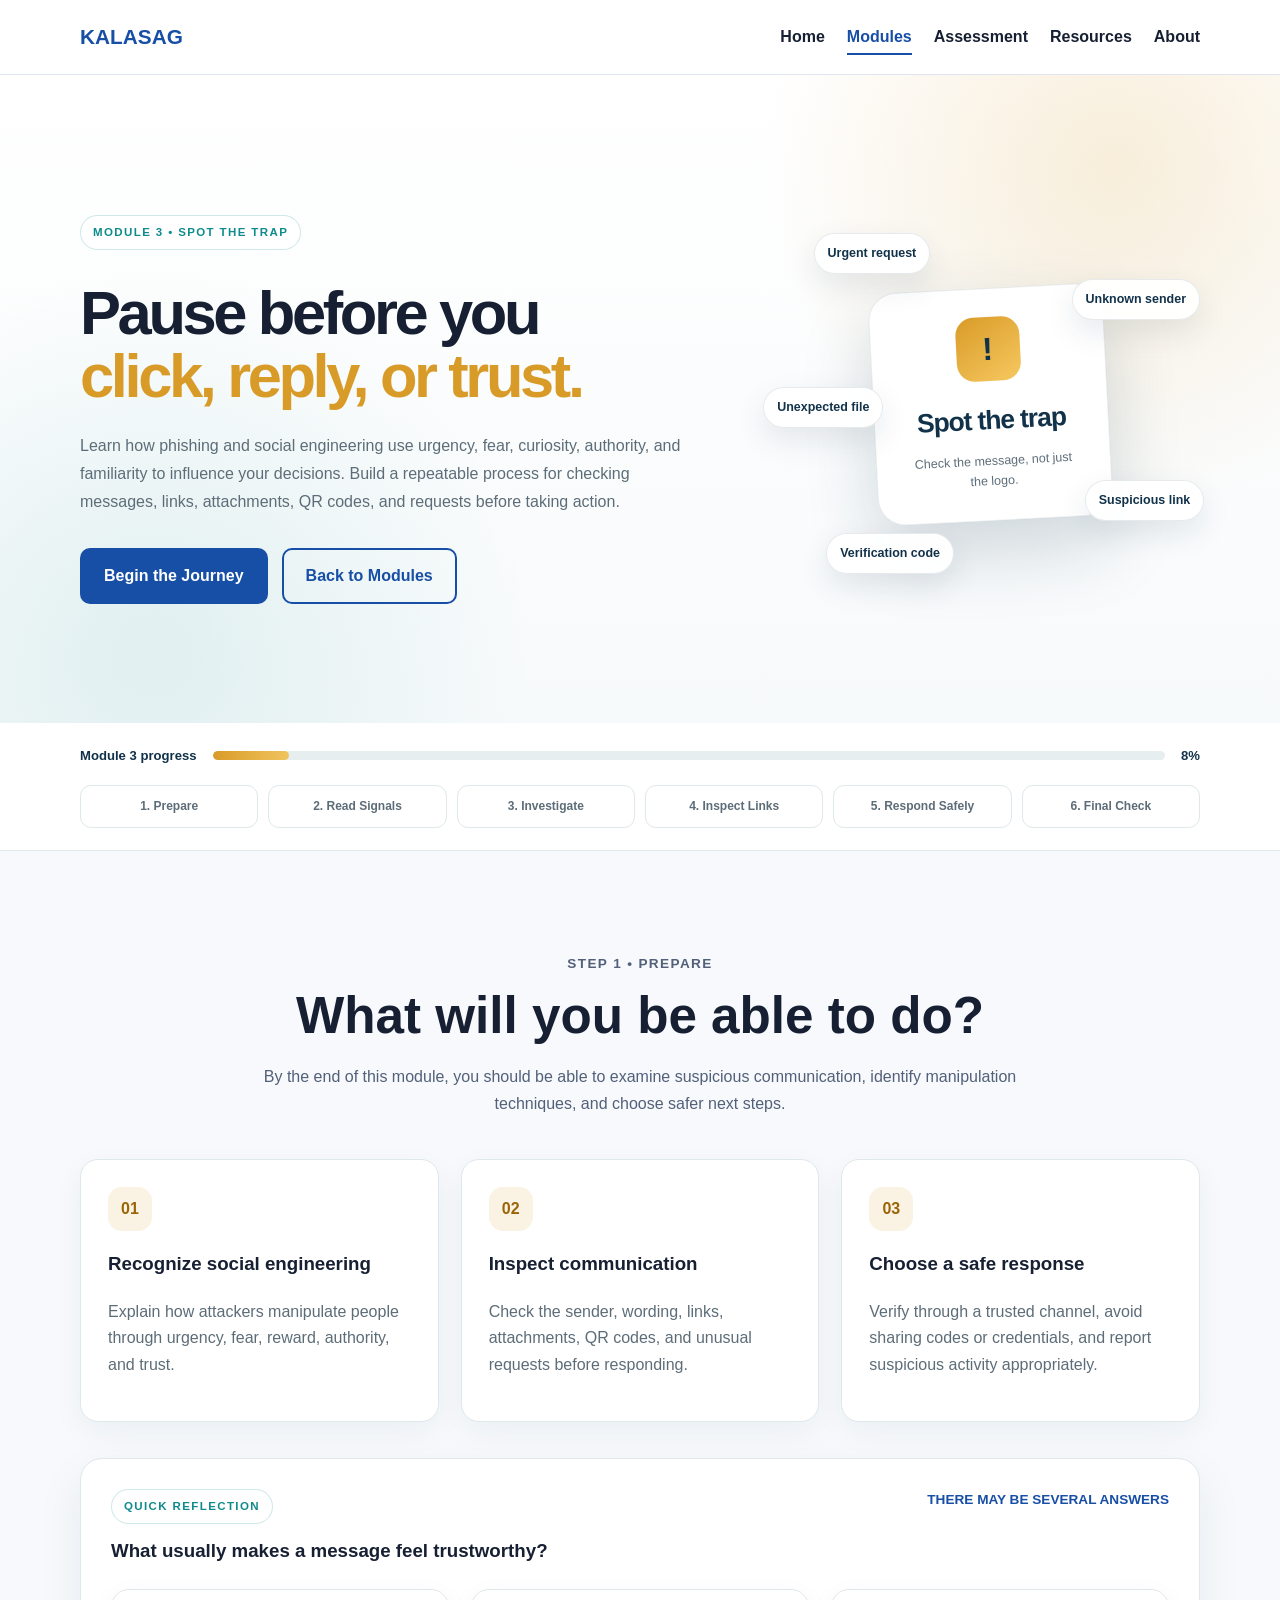
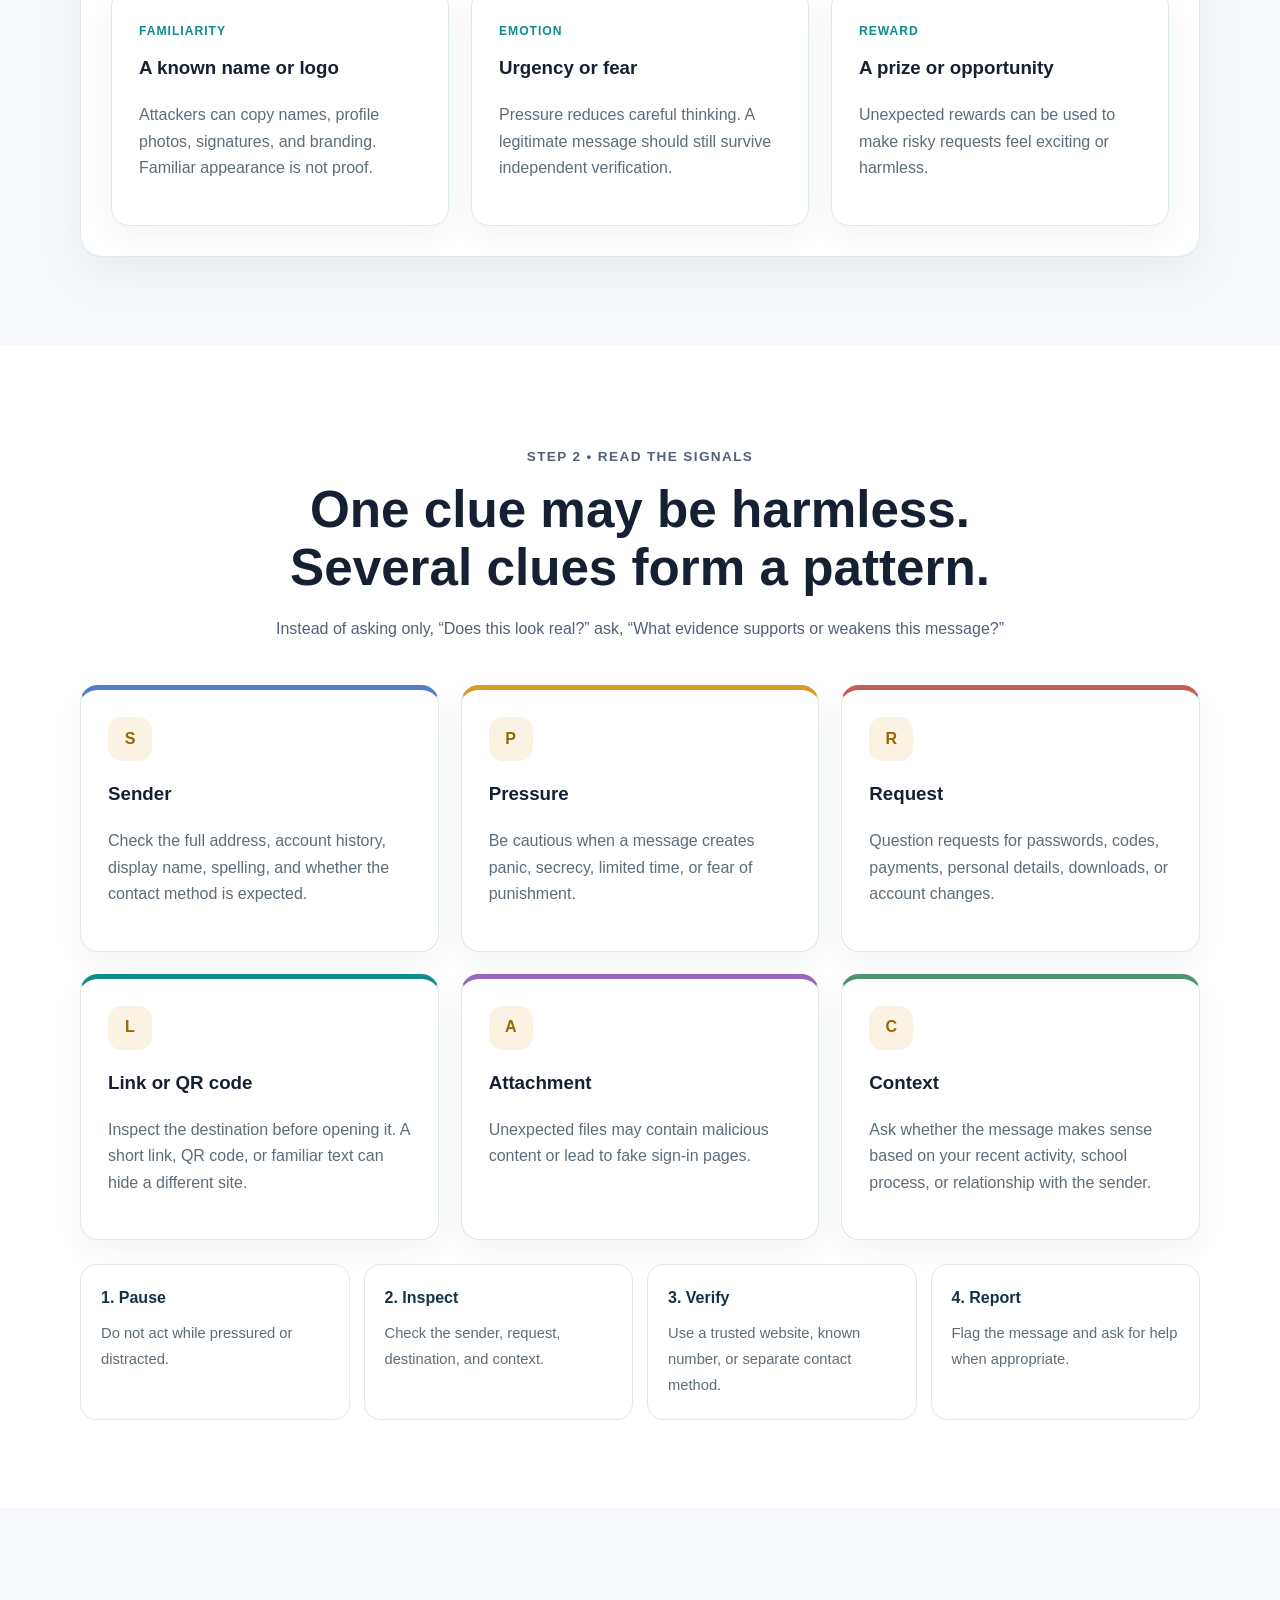
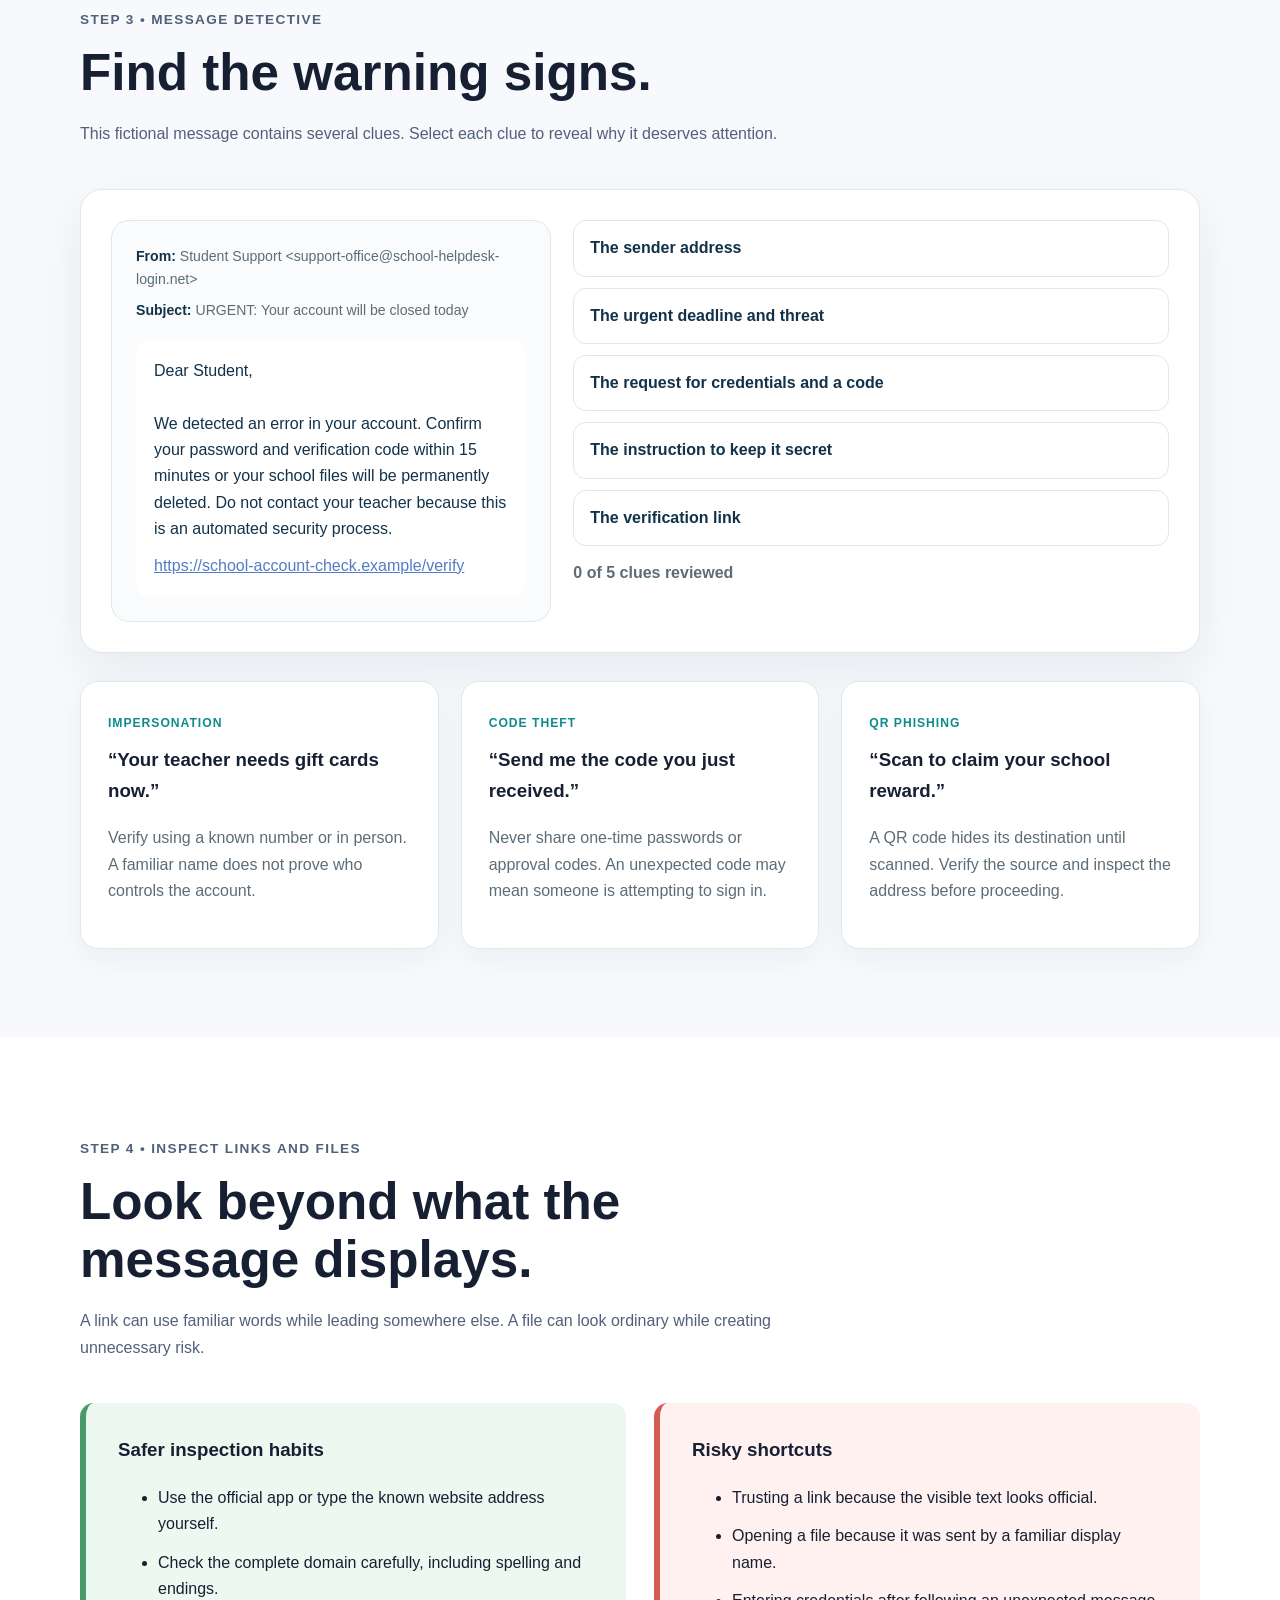
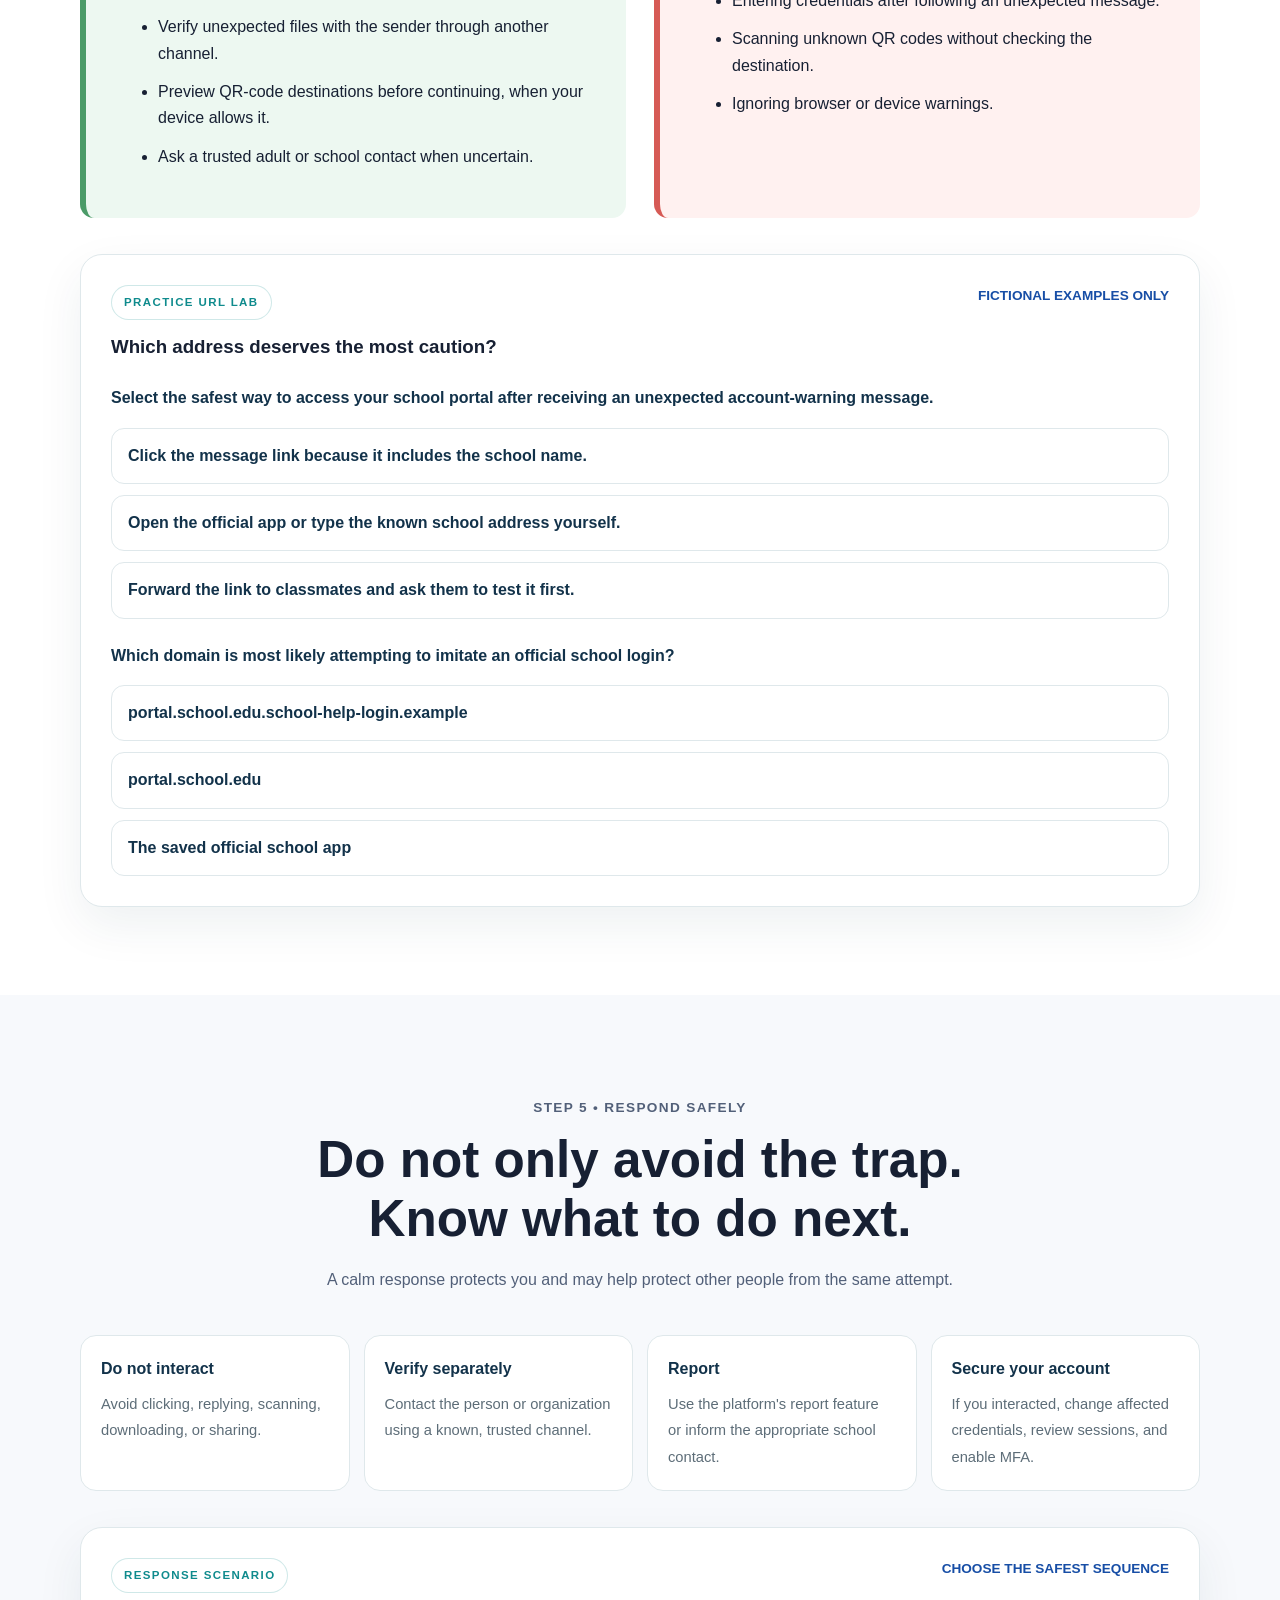
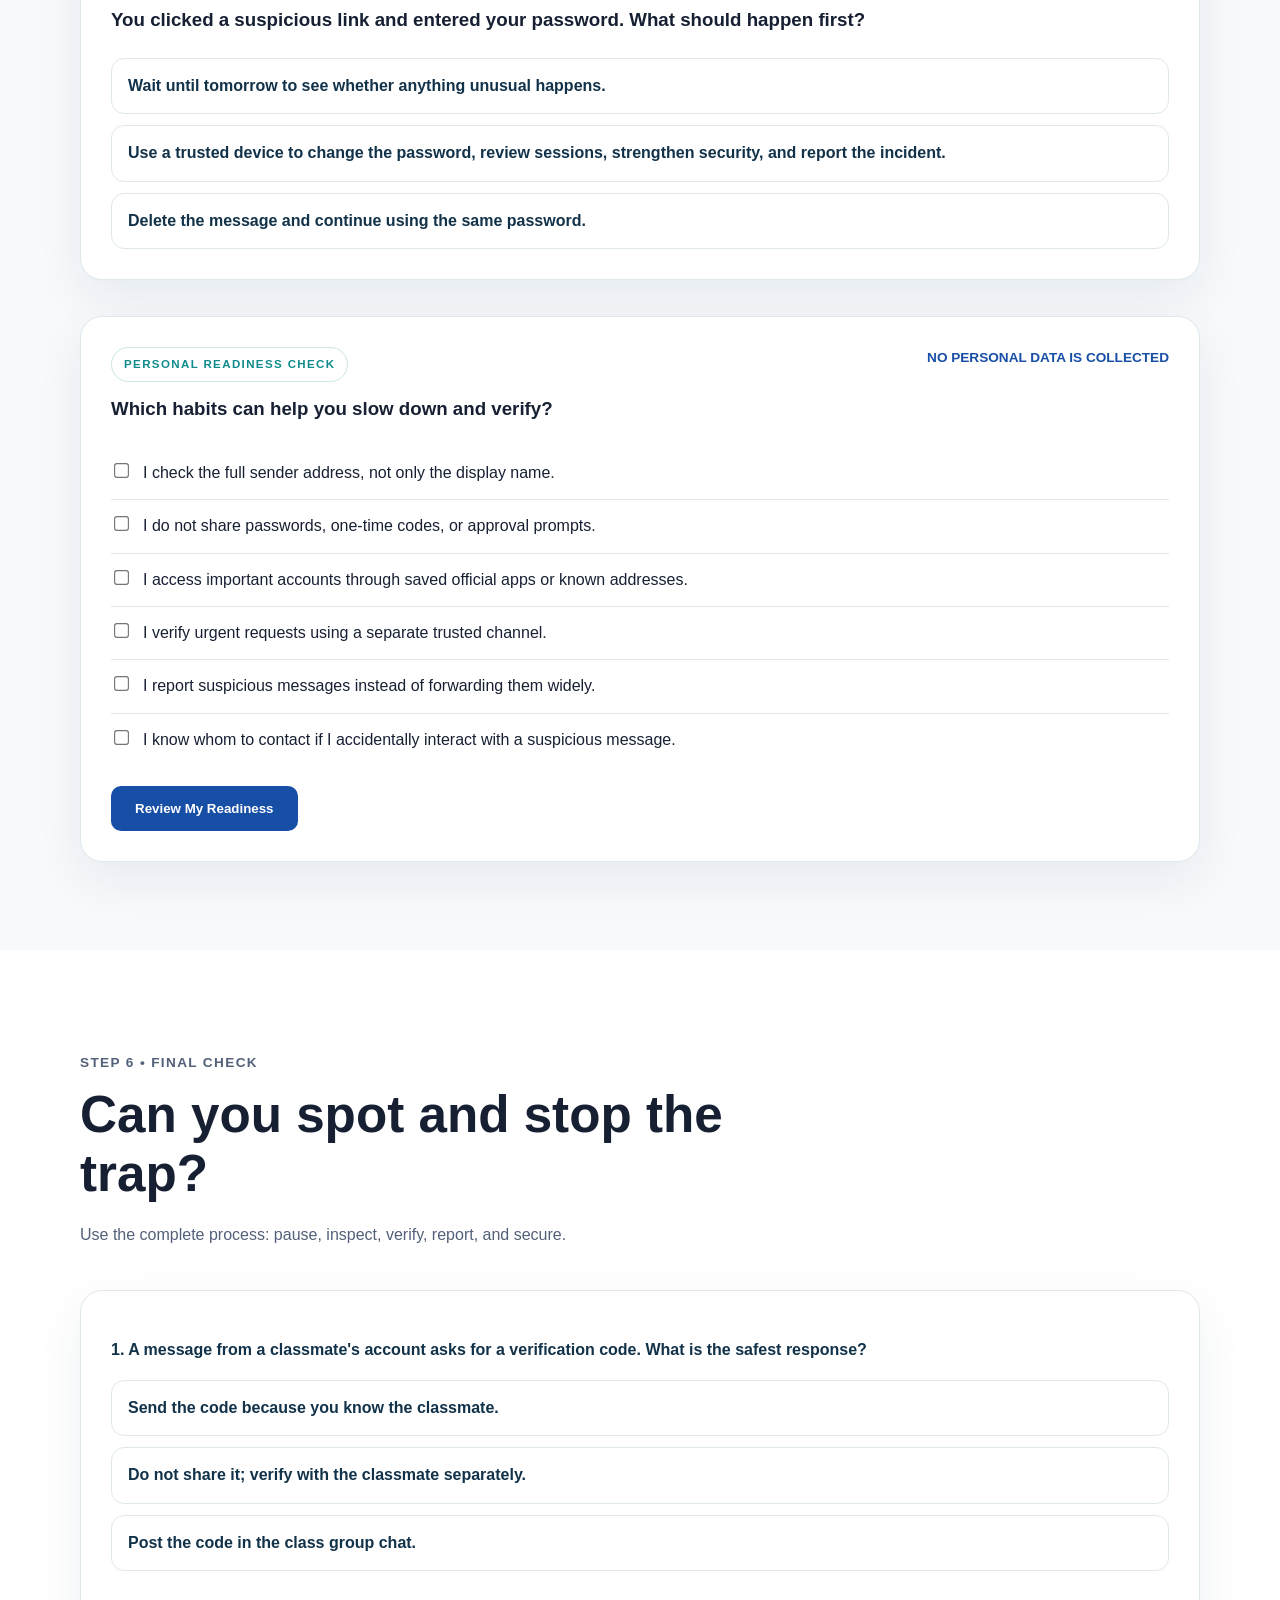
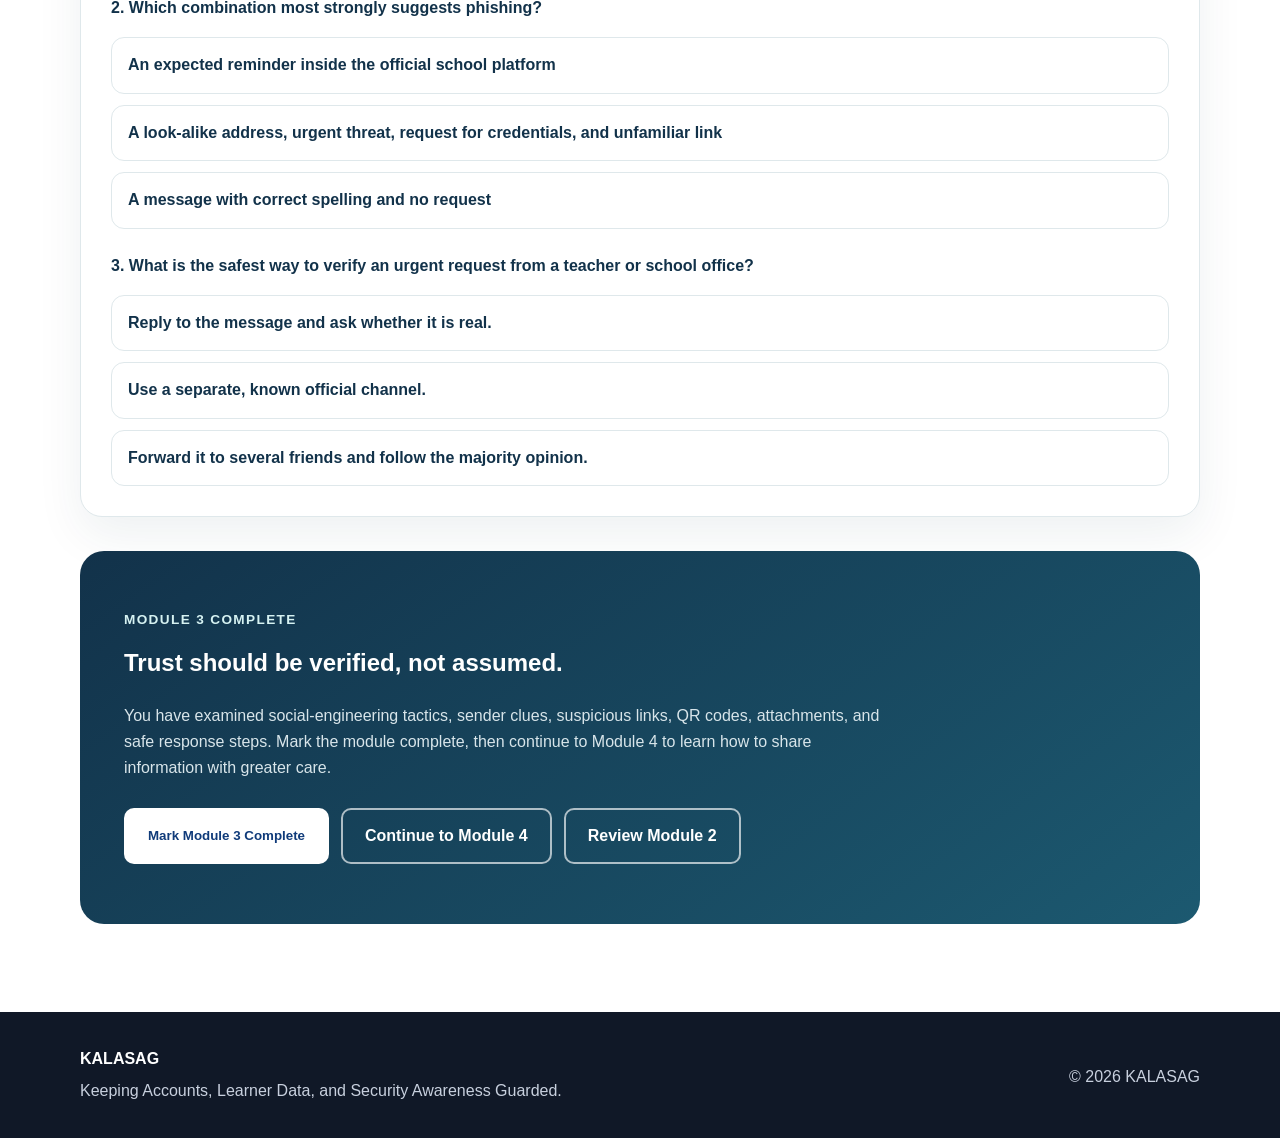
<file: module3.html>
<!DOCTYPE html>
<html lang="en">
<head>
    <meta charset="UTF-8">
    <meta name="viewport" content="width=device-width, initial-scale=1.0">
    <meta name="description" content="KALASAG Module 3: Spot the Trap. Learn how to recognize phishing, impersonation, social engineering, suspicious links, QR-code scams, and unsafe attachments.">
    <title>Module 3: Spot the Trap | KALASAG</title>

    <link rel="stylesheet" href="css/style.css">

    <style>
        :root {
            --kalasag-navy: #12324a;
            --kalasag-teal: #0f8b8d;
            --kalasag-pale: #f4f8f9;
            --kalasag-border: #dfe8eb;
            --kalasag-muted: #5d6d78;
            --kalasag-safe: #eaf7f3;
            --kalasag-warn: #fff5df;
            --kalasag-danger: #fff0ef;
            --kalasag-blue: #527cc5;
            --kalasag-gold: #d99b28;
            --kalasag-red: #c75b58;
        }

        .module-hero {
            min-height: 72vh;
            display: grid;
            align-items: center;
            padding: 74px 0 64px;
            overflow: hidden;
            background:
                radial-gradient(circle at 87% 14%, rgba(217,155,40,0.17), transparent 28%),
                radial-gradient(circle at 12% 88%, rgba(15,139,141,0.10), transparent 30%),
                linear-gradient(180deg, #ffffff 0%, #f7fafb 100%);
        }

        .module-hero .hero-grid {
            grid-template-columns: minmax(0, 1.08fr) minmax(300px, 0.72fr);
            gap: 70px;
        }

        .module-hero .eyebrow,
        .journey-label {
            display: inline-flex;
            align-items: center;
            gap: 8px;
            padding: 7px 12px;
            border: 1px solid rgba(15,139,141,0.2);
            border-radius: 999px;
            background: rgba(255,255,255,0.84);
            color: var(--kalasag-teal);
            font-size: 0.72rem;
            font-weight: 800;
            letter-spacing: 0.12em;
            text-transform: uppercase;
        }

        .module-hero h1 {
            max-width: 780px;
            margin: 20px 0 0;
            font-size: clamp(2.35rem, 4.8vw, 4.45rem);
            line-height: 1.02;
            letter-spacing: -0.055em;
            text-wrap: balance;
        }

        .module-hero h1 span { color: var(--kalasag-gold); }

        .module-hero .hero-description {
            max-width: 680px;
            margin: 24px 0 0;
            color: var(--kalasag-muted);
            font-size: clamp(1rem, 1.25vw, 1.12rem);
            line-height: 1.75;
        }

        .trap-visual {
            position: relative;
            min-height: 390px;
            display: grid;
            place-items: center;
        }

        .trap-core {
            position: relative;
            z-index: 2;
            width: 235px;
            min-height: 190px;
            padding: 28px;
            display: grid;
            place-items: center;
            border: 1px solid rgba(18,50,74,0.09);
            border-radius: 28px;
            background: #ffffff;
            box-shadow: 0 30px 70px rgba(18,50,74,0.18);
            transform: rotate(-3deg);
        }

        .trap-core::before {
            content: "!";
            width: 64px;
            height: 64px;
            display: grid;
            place-items: center;
            border-radius: 18px;
            background: linear-gradient(145deg, var(--kalasag-gold), #f6c860);
            color: var(--kalasag-navy);
            font-size: 2rem;
            font-weight: 900;
        }

        .trap-core strong {
            display: block;
            margin-top: 18px;
            color: var(--kalasag-navy);
            font-size: 1.65rem;
            letter-spacing: -0.04em;
            text-align: center;
        }

        .trap-core span {
            display: block;
            margin-top: 8px;
            color: var(--kalasag-muted);
            font-size: 0.78rem;
            text-align: center;
        }

        .signal-chip {
            position: absolute;
            z-index: 3;
            padding: 9px 13px;
            border: 1px solid rgba(18,50,74,0.10);
            border-radius: 999px;
            background: rgba(255,255,255,0.95);
            box-shadow: 0 12px 30px rgba(18,50,74,0.10);
            color: var(--kalasag-navy);
            font-size: 0.78rem;
            font-weight: 800;
        }

        .signal-chip.one { top: 24px; left: 8%; }
        .signal-chip.two { top: 70px; right: 0; }
        .signal-chip.three { bottom: 78px; right: -1%; }
        .signal-chip.four { bottom: 25px; left: 11%; }
        .signal-chip.five { top: 178px; left: -4%; }

        .progress-wrap {
            padding: 22px 0;
            border-bottom: 1px solid var(--kalasag-border);
            background: #ffffff;
        }

        .progress-shell {
            display: grid;
            grid-template-columns: auto 1fr auto;
            gap: 16px;
            align-items: center;
        }

        .progress-title,
        .progress-value {
            color: var(--kalasag-navy);
            font-size: 0.82rem;
            font-weight: 800;
        }

        .progress-track {
            height: 9px;
            overflow: hidden;
            border-radius: 999px;
            background: #e7eef0;
        }

        .progress-bar {
            width: 0;
            height: 100%;
            border-radius: inherit;
            background: linear-gradient(90deg, var(--kalasag-gold), #f0c45e);
            transition: width 0.35s ease;
        }

        .journey-nav {
            display: grid;
            grid-template-columns: repeat(6, 1fr);
            gap: 10px;
            margin-top: 18px;
        }

        .journey-nav a {
            display: block;
            padding: 11px 8px;
            border: 1px solid var(--kalasag-border);
            border-radius: 11px;
            background: #ffffff;
            color: var(--kalasag-muted);
            font-size: 0.75rem;
            font-weight: 800;
            text-align: center;
            text-decoration: none;
        }

        .journey-nav a:hover,
        .journey-nav a:focus {
            border-color: rgba(217,155,40,0.5);
            color: #a36b05;
        }

        .learning-card-grid,
        .signal-grid,
        .scenario-grid {
            display: grid;
            grid-template-columns: repeat(3, minmax(0, 1fr));
            gap: 22px;
        }

        .learning-card,
        .signal-card,
        .scenario-card,
        .message-card,
        .reflection-card {
            padding: 27px;
            border: 1px solid var(--kalasag-border);
            border-radius: 18px;
            background: #ffffff;
            box-shadow: 0 10px 30px rgba(18,50,74,0.05);
        }

        .learning-card .number,
        .signal-card .number {
            width: 44px;
            height: 44px;
            display: grid;
            place-items: center;
            margin-bottom: 18px;
            border-radius: 14px;
            background: rgba(217,155,40,0.13);
            color: #9a6507;
            font-weight: 900;
        }

        .learning-card h3,
        .signal-card h3,
        .scenario-card h3 { margin-top: 0; }

        .learning-card p,
        .signal-card p,
        .scenario-card p { color: var(--kalasag-muted); }

        .mini-list {
            margin: 16px 0 0;
            padding-left: 20px;
            color: var(--kalasag-muted);
        }

        .mini-list li { margin-bottom: 8px; }

        .signal-card.sender { border-top: 5px solid var(--kalasag-blue); }
        .signal-card.pressure { border-top: 5px solid var(--kalasag-gold); }
        .signal-card.request { border-top: 5px solid var(--kalasag-red); }
        .signal-card.link { border-top: 5px solid var(--kalasag-teal); }
        .signal-card.attachment { border-top: 5px solid #9764b8; }
        .signal-card.context { border-top: 5px solid #4f936d; }

        .activity-panel {
            margin-top: 36px;
            padding: 30px;
            border: 1px solid var(--kalasag-border);
            border-radius: 22px;
            background: #ffffff;
            box-shadow: 0 18px 48px rgba(18,50,74,0.07);
        }

        .activity-header {
            display: flex;
            justify-content: space-between;
            gap: 22px;
            align-items: flex-start;
            margin-bottom: 22px;
        }

        .activity-header h3 { margin: 12px 0 0; }

        .message-shell {
            display: grid;
            grid-template-columns: 0.85fr 1.15fr;
            gap: 22px;
            align-items: stretch;
        }

        .message-preview {
            padding: 24px;
            border: 1px solid var(--kalasag-border);
            border-radius: 18px;
            background: #f9fbfc;
        }

        .message-preview .meta {
            display: grid;
            gap: 7px;
            margin-bottom: 18px;
            color: var(--kalasag-muted);
            font-size: 0.88rem;
        }

        .message-preview .meta strong { color: var(--kalasag-navy); }

        .message-body {
            padding: 18px;
            border-radius: 14px;
            background: #ffffff;
            color: var(--kalasag-navy);
            line-height: 1.65;
        }

        .message-body .fake-link {
            display: inline-block;
            margin-top: 10px;
            color: var(--kalasag-blue);
            text-decoration: underline;
            word-break: break-all;
        }

        .clue-list {
            display: grid;
            gap: 11px;
        }

        .clue-button,
        .choice-button {
            width: 100%;
            padding: 14px 16px;
            border: 1px solid var(--kalasag-border);
            border-radius: 13px;
            background: #ffffff;
            color: var(--kalasag-navy);
            font: inherit;
            font-weight: 750;
            text-align: left;
            cursor: pointer;
            transition: 0.2s ease;
        }

        .clue-button:hover,
        .choice-button:hover {
            border-color: rgba(15,139,141,0.35);
            transform: translateY(-1px);
        }

        .clue-button.found,
        .choice-button.correct {
            border-color: rgba(46,125,91,0.55);
            background: var(--kalasag-safe);
            color: #215d46;
        }

        .choice-button.incorrect {
            border-color: rgba(199,91,88,0.55);
            background: var(--kalasag-danger);
            color: #8d3f3c;
        }

        .result-panel,
        .feedback {
            display: none;
            margin-top: 18px;
            padding: 16px 18px;
            border-radius: 13px;
            line-height: 1.6;
        }

        .result-panel.show,
        .feedback.show { display: block; }

        .feedback.good {
            background: var(--kalasag-safe);
            color: #245f48;
        }

        .feedback.review {
            background: var(--kalasag-warn);
            color: #7a5611;
        }

        .question-card + .question-card { margin-top: 24px; }
        .question-card > p { font-weight: 850; color: var(--kalasag-navy); }
        .choice-list { display: grid; gap: 11px; }

        .url-lab {
            display: grid;
            grid-template-columns: 1fr auto;
            gap: 12px;
            margin-top: 18px;
        }

        .url-lab input {
            width: 100%;
            padding: 14px 16px;
            border: 1px solid var(--kalasag-border);
            border-radius: 12px;
            font: inherit;
        }

        .decision-strip {
            display: grid;
            grid-template-columns: repeat(4, 1fr);
            gap: 14px;
            margin-top: 24px;
        }

        .decision-step {
            padding: 20px;
            border: 1px solid var(--kalasag-border);
            border-radius: 16px;
            background: #ffffff;
        }

        .decision-step strong {
            display: block;
            margin-bottom: 8px;
            color: var(--kalasag-navy);
        }

        .decision-step span { color: var(--kalasag-muted); font-size: 0.92rem; }

        .scenario-label {
            display: inline-block;
            margin-bottom: 12px;
            color: var(--kalasag-teal);
            font-size: 0.76rem;
            font-weight: 850;
            letter-spacing: 0.08em;
            text-transform: uppercase;
        }

        .check-item {
            display: flex;
            gap: 12px;
            align-items: flex-start;
            padding: 13px 0;
            border-bottom: 1px solid var(--kalasag-border);
        }

        .check-item:last-child { border-bottom: 0; }
        .check-item input { margin-top: 4px; transform: scale(1.15); }

        .module-complete {
            padding: 44px;
            border-radius: 24px;
            background: linear-gradient(145deg, var(--kalasag-navy), #1c5970);
            color: #ffffff;
        }

        .module-complete .eyebrow { color: #d6f2f2; }
        .module-complete h2 { margin-top: 12px; color: #ffffff; }
        .module-complete p { max-width: 760px; color: #d8e5ea; }

        .completion-actions {
            display: flex;
            flex-wrap: wrap;
            gap: 12px;
            margin-top: 26px;
        }

        @media (max-width: 980px) {
            .module-hero .hero-grid,
            .message-shell { grid-template-columns: 1fr; }
            .learning-card-grid,
            .signal-grid,
            .scenario-grid { grid-template-columns: repeat(2, minmax(0, 1fr)); }
            .decision-strip { grid-template-columns: repeat(2, 1fr); }
            .trap-visual { min-height: 330px; }
        }

        @media (max-width: 720px) {
            .module-hero { padding-top: 54px; }
            .module-hero h1 { font-size: 2.7rem; }
            .journey-nav { grid-template-columns: repeat(2, 1fr); }
            .learning-card-grid,
            .signal-grid,
            .scenario-grid,
            .decision-strip { grid-template-columns: 1fr; }
            .activity-panel { padding: 22px; }
            .activity-header { flex-direction: column; }
            .url-lab { grid-template-columns: 1fr; }
            .progress-shell { grid-template-columns: 1fr; gap: 8px; }
            .progress-value { text-align: right; }
            .module-complete { padding: 30px 24px; }
        }
    </style>
</head>
<body>
<header class="site-header">
    <nav class="container navigation">
        <a class="logo" href="index.html">KALASAG</a>

        <button
            class="menu-button"
            id="menuButton"
            type="button"
            aria-label="Open navigation menu"
            aria-expanded="false"
            aria-controls="navLinks"
        >☰</button>

        <ul class="nav-links" id="navLinks">
            <li><a href="index.html">Home</a></li>
            <li><a class="active" href="modules.html">Modules</a></li>
            <li><a href="assessment.html">Assessment</a></li>
            <li><a href="resources.html">Resources</a></li>
            <li><a href="about.html">About</a></li>
        </ul>
    </nav>
</header>

<main>
    <section class="module-hero">
        <div class="container hero-grid">
            <div>
                <p class="eyebrow">Module 3 • Spot the Trap</p>
                <h1>Pause before you <span>click, reply, or trust.</span></h1>
                <p class="hero-description">
                    Learn how phishing and social engineering use urgency, fear, curiosity, authority, and familiarity to influence your decisions. Build a repeatable process for checking messages, links, attachments, QR codes, and requests before taking action.
                </p>
                <div class="hero-actions">
                    <a class="button primary-button" href="#objectives">Begin the Journey</a>
                    <a class="button secondary-button" href="modules.html">Back to Modules</a>
                </div>
            </div>

            <div class="trap-visual" aria-label="A warning card surrounded by common phishing signals">
                <span class="signal-chip one">Urgent request</span>
                <span class="signal-chip two">Unknown sender</span>
                <span class="signal-chip three">Suspicious link</span>
                <span class="signal-chip four">Verification code</span>
                <span class="signal-chip five">Unexpected file</span>
                <div class="trap-core">
                    <div>
                        <strong>Spot the trap</strong>
                        <span>Check the message, not just the logo.</span>
                    </div>
                </div>
            </div>
        </div>
    </section>

    <section class="progress-wrap" aria-label="Module progress">
        <div class="container">
            <div class="progress-shell">
                <span class="progress-title">Module 3 progress</span>
                <div class="progress-track"><div class="progress-bar" id="progressBar"></div></div>
                <span class="progress-value" id="progressValue">0%</span>
            </div>
            <div class="journey-nav">
                <a href="#objectives">1. Prepare</a>
                <a href="#signals">2. Read Signals</a>
                <a href="#detective">3. Investigate</a>
                <a href="#links">4. Inspect Links</a>
                <a href="#respond">5. Respond Safely</a>
                <a href="#challenge">6. Final Check</a>
            </div>
        </div>
    </section>

    <section class="section" id="objectives" data-progress="16">
        <div class="container">
            <div class="section-heading centered-heading">
                <p class="eyebrow">Step 1 • Prepare</p>
                <h2>What will you be able to do?</h2>
                <p>By the end of this module, you should be able to examine suspicious communication, identify manipulation techniques, and choose safer next steps.</p>
            </div>

            <div class="learning-card-grid">
                <article class="learning-card">
                    <div class="number">01</div>
                    <h3>Recognize social engineering</h3>
                    <p>Explain how attackers manipulate people through urgency, fear, reward, authority, and trust.</p>
                </article>
                <article class="learning-card">
                    <div class="number">02</div>
                    <h3>Inspect communication</h3>
                    <p>Check the sender, wording, links, attachments, QR codes, and unusual requests before responding.</p>
                </article>
                <article class="learning-card">
                    <div class="number">03</div>
                    <h3>Choose a safe response</h3>
                    <p>Verify through a trusted channel, avoid sharing codes or credentials, and report suspicious activity appropriately.</p>
                </article>
            </div>

            <div class="activity-panel">
                <div class="activity-header">
                    <div>
                        <span class="journey-label">Quick reflection</span>
                        <h3>What usually makes a message feel trustworthy?</h3>
                    </div>
                    <span class="module-number">There may be several answers</span>
                </div>
                <div class="scenario-grid">
                    <article class="scenario-card"><span class="scenario-label">Familiarity</span><h3>A known name or logo</h3><p>Attackers can copy names, profile photos, signatures, and branding. Familiar appearance is not proof.</p></article>
                    <article class="scenario-card"><span class="scenario-label">Emotion</span><h3>Urgency or fear</h3><p>Pressure reduces careful thinking. A legitimate message should still survive independent verification.</p></article>
                    <article class="scenario-card"><span class="scenario-label">Reward</span><h3>A prize or opportunity</h3><p>Unexpected rewards can be used to make risky requests feel exciting or harmless.</p></article>
                </div>
            </div>
        </div>
    </section>

    <section class="section alternate-section" id="signals" data-progress="34">
        <div class="container">
            <div class="section-heading centered-heading">
                <p class="eyebrow">Step 2 • Read the Signals</p>
                <h2>One clue may be harmless. Several clues form a pattern.</h2>
                <p>Instead of asking only, “Does this look real?” ask, “What evidence supports or weakens this message?”</p>
            </div>

            <div class="signal-grid">
                <article class="signal-card sender">
                    <div class="number">S</div>
                    <h3>Sender</h3>
                    <p>Check the full address, account history, display name, spelling, and whether the contact method is expected.</p>
                </article>
                <article class="signal-card pressure">
                    <div class="number">P</div>
                    <h3>Pressure</h3>
                    <p>Be cautious when a message creates panic, secrecy, limited time, or fear of punishment.</p>
                </article>
                <article class="signal-card request">
                    <div class="number">R</div>
                    <h3>Request</h3>
                    <p>Question requests for passwords, codes, payments, personal details, downloads, or account changes.</p>
                </article>
                <article class="signal-card link">
                    <div class="number">L</div>
                    <h3>Link or QR code</h3>
                    <p>Inspect the destination before opening it. A short link, QR code, or familiar text can hide a different site.</p>
                </article>
                <article class="signal-card attachment">
                    <div class="number">A</div>
                    <h3>Attachment</h3>
                    <p>Unexpected files may contain malicious content or lead to fake sign-in pages.</p>
                </article>
                <article class="signal-card context">
                    <div class="number">C</div>
                    <h3>Context</h3>
                    <p>Ask whether the message makes sense based on your recent activity, school process, or relationship with the sender.</p>
                </article>
            </div>

            <div class="decision-strip">
                <div class="decision-step"><strong>1. Pause</strong><span>Do not act while pressured or distracted.</span></div>
                <div class="decision-step"><strong>2. Inspect</strong><span>Check the sender, request, destination, and context.</span></div>
                <div class="decision-step"><strong>3. Verify</strong><span>Use a trusted website, known number, or separate contact method.</span></div>
                <div class="decision-step"><strong>4. Report</strong><span>Flag the message and ask for help when appropriate.</span></div>
            </div>
        </div>
    </section>

    <section class="section" id="detective" data-progress="54">
        <div class="container">
            <div class="section-heading">
                <p class="eyebrow">Step 3 • Message Detective</p>
                <h2>Find the warning signs.</h2>
                <p>This fictional message contains several clues. Select each clue to reveal why it deserves attention.</p>
            </div>

            <div class="activity-panel" style="margin-top: 0;">
                <div class="message-shell">
                    <div class="message-preview">
                        <div class="meta">
                            <span><strong>From:</strong> Student Support &lt;support-office@school-helpdesk-login.net&gt;</span>
                            <span><strong>Subject:</strong> URGENT: Your account will be closed today</span>
                        </div>
                        <div class="message-body">
                            Dear Student,<br><br>
                            We detected an error in your account. Confirm your password and verification code within 15 minutes or your school files will be permanently deleted. Do not contact your teacher because this is an automated security process.
                            <span class="fake-link">https://school-account-check.example/verify</span>
                        </div>
                    </div>

                    <div>
                        <div class="clue-list" id="clueList">
                            <button class="clue-button" data-clue="The domain does not match the official school domain. Display names can be copied, so inspect the complete address.">The sender address</button>
                            <button class="clue-button" data-clue="The message creates extreme urgency and threatens permanent loss to reduce careful thinking.">The urgent deadline and threat</button>
                            <button class="clue-button" data-clue="Legitimate support staff should not ask for your password or verification code through a message.">The request for credentials and a code</button>
                            <button class="clue-button" data-clue="The instruction to avoid contacting a teacher or trusted adult is a secrecy tactic.">The instruction to keep it secret</button>
                            <button class="clue-button" data-clue="The destination should be verified independently. Do not rely on the visible link text alone.">The verification link</button>
                        </div>
                        <div class="result-panel" id="clueResult" aria-live="polite"></div>
                        <p id="clueCount" style="margin-top: 14px; color: var(--kalasag-muted); font-weight: 800;">0 of 5 clues reviewed</p>
                    </div>
                </div>
            </div>

            <div class="scenario-grid" style="margin-top: 28px;">
                <article class="scenario-card">
                    <span class="scenario-label">Impersonation</span>
                    <h3>“Your teacher needs gift cards now.”</h3>
                    <p>Verify using a known number or in person. A familiar name does not prove who controls the account.</p>
                </article>
                <article class="scenario-card">
                    <span class="scenario-label">Code theft</span>
                    <h3>“Send me the code you just received.”</h3>
                    <p>Never share one-time passwords or approval codes. An unexpected code may mean someone is attempting to sign in.</p>
                </article>
                <article class="scenario-card">
                    <span class="scenario-label">QR phishing</span>
                    <h3>“Scan to claim your school reward.”</h3>
                    <p>A QR code hides its destination until scanned. Verify the source and inspect the address before proceeding.</p>
                </article>
            </div>
        </div>
    </section>

    <section class="section alternate-section" id="links" data-progress="70">
        <div class="container">
            <div class="section-heading">
                <p class="eyebrow">Step 4 • Inspect Links and Files</p>
                <h2>Look beyond what the message displays.</h2>
                <p>A link can use familiar words while leading somewhere else. A file can look ordinary while creating unnecessary risk.</p>
            </div>

            <div class="comparison-grid">
                <article class="comparison-card responsible-card">
                    <h3>Safer inspection habits</h3>
                    <ul>
                        <li>Use the official app or type the known website address yourself.</li>
                        <li>Check the complete domain carefully, including spelling and endings.</li>
                        <li>Verify unexpected files with the sender through another channel.</li>
                        <li>Preview QR-code destinations before continuing, when your device allows it.</li>
                        <li>Ask a trusted adult or school contact when uncertain.</li>
                    </ul>
                </article>
                <article class="comparison-card irresponsible-card">
                    <h3>Risky shortcuts</h3>
                    <ul>
                        <li>Trusting a link because the visible text looks official.</li>
                        <li>Opening a file because it was sent by a familiar display name.</li>
                        <li>Entering credentials after following an unexpected message.</li>
                        <li>Scanning unknown QR codes without checking the destination.</li>
                        <li>Ignoring browser or device warnings.</li>
                    </ul>
                </article>
            </div>

            <div class="activity-panel">
                <div class="activity-header">
                    <div>
                        <span class="journey-label">Practice URL lab</span>
                        <h3>Which address deserves the most caution?</h3>
                    </div>
                    <span class="module-number">Fictional examples only</span>
                </div>

                <div class="question-card">
                    <p>Select the safest way to access your school portal after receiving an unexpected account-warning message.</p>
                    <div class="choice-list" data-question="url1">
                        <button class="choice-button" data-correct="false" data-feedback="The link may lead to a look-alike sign-in page. Do not use an unexpected message as your route to a sensitive account.">Click the message link because it includes the school name.</button>
                        <button class="choice-button" data-correct="true" data-feedback="Correct. Open the official app or type the known address yourself, then check for alerts inside the trusted service.">Open the official app or type the known school address yourself.</button>
                        <button class="choice-button" data-correct="false" data-feedback="Forwarding spreads the suspicious link and does not verify whether it is legitimate.">Forward the link to classmates and ask them to test it first.</button>
                    </div>
                    <div class="feedback" id="url1-feedback"></div>
                </div>

                <div class="question-card">
                    <p>Which domain is most likely attempting to imitate an official school login?</p>
                    <div class="choice-list" data-question="url2">
                        <button class="choice-button" data-correct="true" data-feedback="Correct. The official-looking words appear before the actual registered domain, which is school-help-login.example.">portal.school.edu.school-help-login.example</button>
                        <button class="choice-button" data-correct="false" data-feedback="This fictional example uses a simple school.edu structure and is less suspicious than the look-alike option, although real addresses must still be verified.">portal.school.edu</button>
                        <button class="choice-button" data-correct="false" data-feedback="A saved official app may be safer than following an unexpected link, assuming the app itself was installed from a trusted source.">The saved official school app</button>
                    </div>
                    <div class="feedback" id="url2-feedback"></div>
                </div>
            </div>
        </div>
    </section>

    <section class="section" id="respond" data-progress="86">
        <div class="container">
            <div class="section-heading centered-heading">
                <p class="eyebrow">Step 5 • Respond Safely</p>
                <h2>Do not only avoid the trap. Know what to do next.</h2>
                <p>A calm response protects you and may help protect other people from the same attempt.</p>
            </div>

            <div class="decision-strip">
                <div class="decision-step"><strong>Do not interact</strong><span>Avoid clicking, replying, scanning, downloading, or sharing.</span></div>
                <div class="decision-step"><strong>Verify separately</strong><span>Contact the person or organization using a known, trusted channel.</span></div>
                <div class="decision-step"><strong>Report</strong><span>Use the platform's report feature or inform the appropriate school contact.</span></div>
                <div class="decision-step"><strong>Secure your account</strong><span>If you interacted, change affected credentials, review sessions, and enable MFA.</span></div>
            </div>

            <div class="activity-panel">
                <div class="activity-header">
                    <div>
                        <span class="journey-label">Response scenario</span>
                        <h3>You clicked a suspicious link and entered your password. What should happen first?</h3>
                    </div>
                    <span class="module-number">Choose the safest sequence</span>
                </div>
                <div class="choice-list" data-question="response1">
                    <button class="choice-button" data-correct="false" data-feedback="Waiting may give an attacker more time. Treat the credential as exposed and act promptly.">Wait until tomorrow to see whether anything unusual happens.</button>
                    <button class="choice-button" data-correct="true" data-feedback="Correct. From a trusted device, change the exposed password, review active sessions, enable or review MFA, and report the incident through the appropriate channel.">Use a trusted device to change the password, review sessions, strengthen security, and report the incident.</button>
                    <button class="choice-button" data-correct="false" data-feedback="Deleting the message does not undo credential exposure or remove unauthorized sessions.">Delete the message and continue using the same password.</button>
                </div>
                <div class="feedback" id="response1-feedback"></div>
            </div>

            <div class="activity-panel">
                <div class="activity-header">
                    <div>
                        <span class="journey-label">Personal readiness check</span>
                        <h3>Which habits can help you slow down and verify?</h3>
                    </div>
                    <span class="module-number">No personal data is collected</span>
                </div>
                <div id="readinessCheck">
                    <label class="check-item"><input type="checkbox"><span>I check the full sender address, not only the display name.</span></label>
                    <label class="check-item"><input type="checkbox"><span>I do not share passwords, one-time codes, or approval prompts.</span></label>
                    <label class="check-item"><input type="checkbox"><span>I access important accounts through saved official apps or known addresses.</span></label>
                    <label class="check-item"><input type="checkbox"><span>I verify urgent requests using a separate trusted channel.</span></label>
                    <label class="check-item"><input type="checkbox"><span>I report suspicious messages instead of forwarding them widely.</span></label>
                    <label class="check-item"><input type="checkbox"><span>I know whom to contact if I accidentally interact with a suspicious message.</span></label>
                </div>
                <div style="margin-top: 20px;"><button class="button primary-button" id="readinessButton" type="button">Review My Readiness</button></div>
                <div class="result-panel" id="readinessResult" aria-live="polite"></div>
            </div>
        </div>
    </section>

    <section class="section alternate-section" id="challenge" data-progress="96">
        <div class="container">
            <div class="section-heading">
                <p class="eyebrow">Step 6 • Final Check</p>
                <h2>Can you spot and stop the trap?</h2>
                <p>Use the complete process: pause, inspect, verify, report, and secure.</p>
            </div>

            <div class="activity-panel" style="margin-top: 0;">
                <div class="question-card">
                    <p>1. A message from a classmate's account asks for a verification code. What is the safest response?</p>
                    <div class="choice-list" data-question="final1">
                        <button class="choice-button" data-correct="false" data-feedback="An account may be compromised even when the message comes from a familiar profile.">Send the code because you know the classmate.</button>
                        <button class="choice-button" data-correct="true" data-feedback="Correct. Do not share the code. Contact the classmate through another trusted channel and secure your account if the code was unexpected.">Do not share it; verify with the classmate separately.</button>
                        <button class="choice-button" data-correct="false" data-feedback="Posting the code exposes it to more people and creates additional risk.">Post the code in the class group chat.</button>
                    </div>
                    <div class="feedback" id="final1-feedback"></div>
                </div>

                <div class="question-card">
                    <p>2. Which combination most strongly suggests phishing?</p>
                    <div class="choice-list" data-question="final2">
                        <button class="choice-button" data-correct="false" data-feedback="A routine message through an expected channel with no risky request may be legitimate, though it should still be read carefully.">An expected reminder inside the official school platform</button>
                        <button class="choice-button" data-correct="true" data-feedback="Correct. A look-alike sender, urgent threat, credential request, and unfamiliar link create a strong risk pattern.">A look-alike address, urgent threat, request for credentials, and unfamiliar link</button>
                        <button class="choice-button" data-correct="false" data-feedback="Correct spelling alone does not prove legitimacy, but this option lacks the stronger combination of warning signs.">A message with correct spelling and no request</button>
                    </div>
                    <div class="feedback" id="final2-feedback"></div>
                </div>

                <div class="question-card">
                    <p>3. What is the safest way to verify an urgent request from a teacher or school office?</p>
                    <div class="choice-list" data-question="final3">
                        <button class="choice-button" data-correct="false" data-feedback="Replying uses the same potentially compromised communication channel.">Reply to the message and ask whether it is real.</button>
                        <button class="choice-button" data-correct="true" data-feedback="Correct. Use a known official contact method, such as the school platform, directory number, or an in-person conversation.">Use a separate, known official channel.</button>
                        <button class="choice-button" data-correct="false" data-feedback="Friends may not be able to verify the sender and forwarding can spread suspicious content.">Forward it to several friends and follow the majority opinion.</button>
                    </div>
                    <div class="feedback" id="final3-feedback"></div>
                </div>
            </div>

            <div class="module-complete" style="margin-top: 34px;">
                <p class="eyebrow">Module 3 complete</p>
                <h2>Trust should be verified, not assumed.</h2>
                <p>You have examined social-engineering tactics, sender clues, suspicious links, QR codes, attachments, and safe response steps. Mark the module complete, then continue to Module 4 to learn how to share information with greater care.</p>
                <div class="completion-actions">
                    <button class="button light-button" id="completeModule" type="button">Mark Module 3 Complete</button>
                    <a class="button secondary-button" href="module4.html" style="border-color: rgba(255,255,255,0.65); color: #ffffff;">Continue to Module 4</a>
                    <a class="button secondary-button" href="module2.html" style="border-color: rgba(255,255,255,0.65); color: #ffffff;">Review Module 2</a>
                </div>
                <p id="completionMessage" style="margin-bottom: 0; font-weight: 800;" aria-live="polite"></p>
            </div>
        </div>
    </section>
</main>

<footer class="site-footer">
    <div class="container footer-content">
        <div>
            <strong>KALASAG</strong>
            <p>Keeping Accounts, Learner Data, and Security Awareness Guarded.</p>
        </div>
        <p>&copy; 2026 KALASAG</p>
    </div>
</footer>

<script src="js/script.js"></script>
<script>
    "use strict";

    const progressBar = document.getElementById("progressBar");
    const progressValue = document.getElementById("progressValue");
    const progressSections = [...document.querySelectorAll("[data-progress]")];

    function updateProgress() {
        let currentProgress = 8;
        const viewportMarker = window.scrollY + window.innerHeight * 0.45;

        progressSections.forEach((section) => {
            if (viewportMarker >= section.offsetTop) {
                currentProgress = Number(section.dataset.progress);
            }
        });

        if ((window.innerHeight + window.scrollY) >= document.documentElement.scrollHeight - 10) {
            currentProgress = 100;
        }

        progressBar.style.width = `${currentProgress}%`;
        progressValue.textContent = `${currentProgress}%`;
    }

    window.addEventListener("scroll", updateProgress, { passive: true });
    window.addEventListener("load", updateProgress);

    document.querySelectorAll(".choice-list").forEach((choiceList) => {
        choiceList.addEventListener("click", (event) => {
            const button = event.target.closest(".choice-button");
            if (!button) return;

            const questionId = choiceList.dataset.question;
            const feedback = document.getElementById(`${questionId}-feedback`);
            const isCorrect = button.dataset.correct === "true";

            choiceList.querySelectorAll(".choice-button").forEach((item) => {
                item.classList.remove("correct", "incorrect");
                item.setAttribute("aria-pressed", "false");
            });

            button.classList.add(isCorrect ? "correct" : "incorrect");
            button.setAttribute("aria-pressed", "true");
            feedback.textContent = button.dataset.feedback;
            feedback.className = `feedback show ${isCorrect ? "good" : "review"}`;
        });
    });

    const clueButtons = [...document.querySelectorAll(".clue-button")];
    const clueResult = document.getElementById("clueResult");
    const clueCount = document.getElementById("clueCount");

    clueButtons.forEach((button) => {
        button.addEventListener("click", () => {
            button.classList.add("found");
            clueResult.textContent = button.dataset.clue;
            clueResult.className = "result-panel show";
            const reviewed = clueButtons.filter((item) => item.classList.contains("found")).length;
            clueCount.textContent = `${reviewed} of ${clueButtons.length} clues reviewed`;
        });
    });

    document.getElementById("readinessButton").addEventListener("click", () => {
        const checks = [...document.querySelectorAll("#readinessCheck input[type='checkbox']")];
        const score = checks.filter((item) => item.checked).length;
        const result = document.getElementById("readinessResult");

        if (score <= 2) {
            result.textContent = `You selected ${score} of ${checks.length} habits. Start with three actions: verify urgent requests separately, never share codes, and use official routes to access important accounts.`;
        } else if (score <= 4) {
            result.textContent = `You selected ${score} of ${checks.length} habits. Your routine is developing. Focus next on sender inspection, reporting, and knowing what to do after accidental interaction.`;
        } else {
            result.textContent = `You selected ${score} of ${checks.length} habits. You use several strong protective behaviors. Continue slowing down when messages create urgency or emotional pressure.`;
        }

        result.classList.add("show");
    });

    const completeButton = document.getElementById("completeModule");
    const completionMessage = document.getElementById("completionMessage");

    function showCompletionState() {
        const completed = localStorage.getItem("kalasagModule3Complete") === "true";
        if (completed) {
            completeButton.textContent = "Module 3 Completed ✓";
            completeButton.disabled = true;
            completionMessage.textContent = "Your progress has been saved on this browser and device.";
        }
    }

    completeButton.addEventListener("click", () => {
        localStorage.setItem("kalasagModule3Complete", "true");
        progressBar.style.width = "100%";
        progressValue.textContent = "100%";
        showCompletionState();
    });

    showCompletionState();
</script>
</body>
</html>
</file>
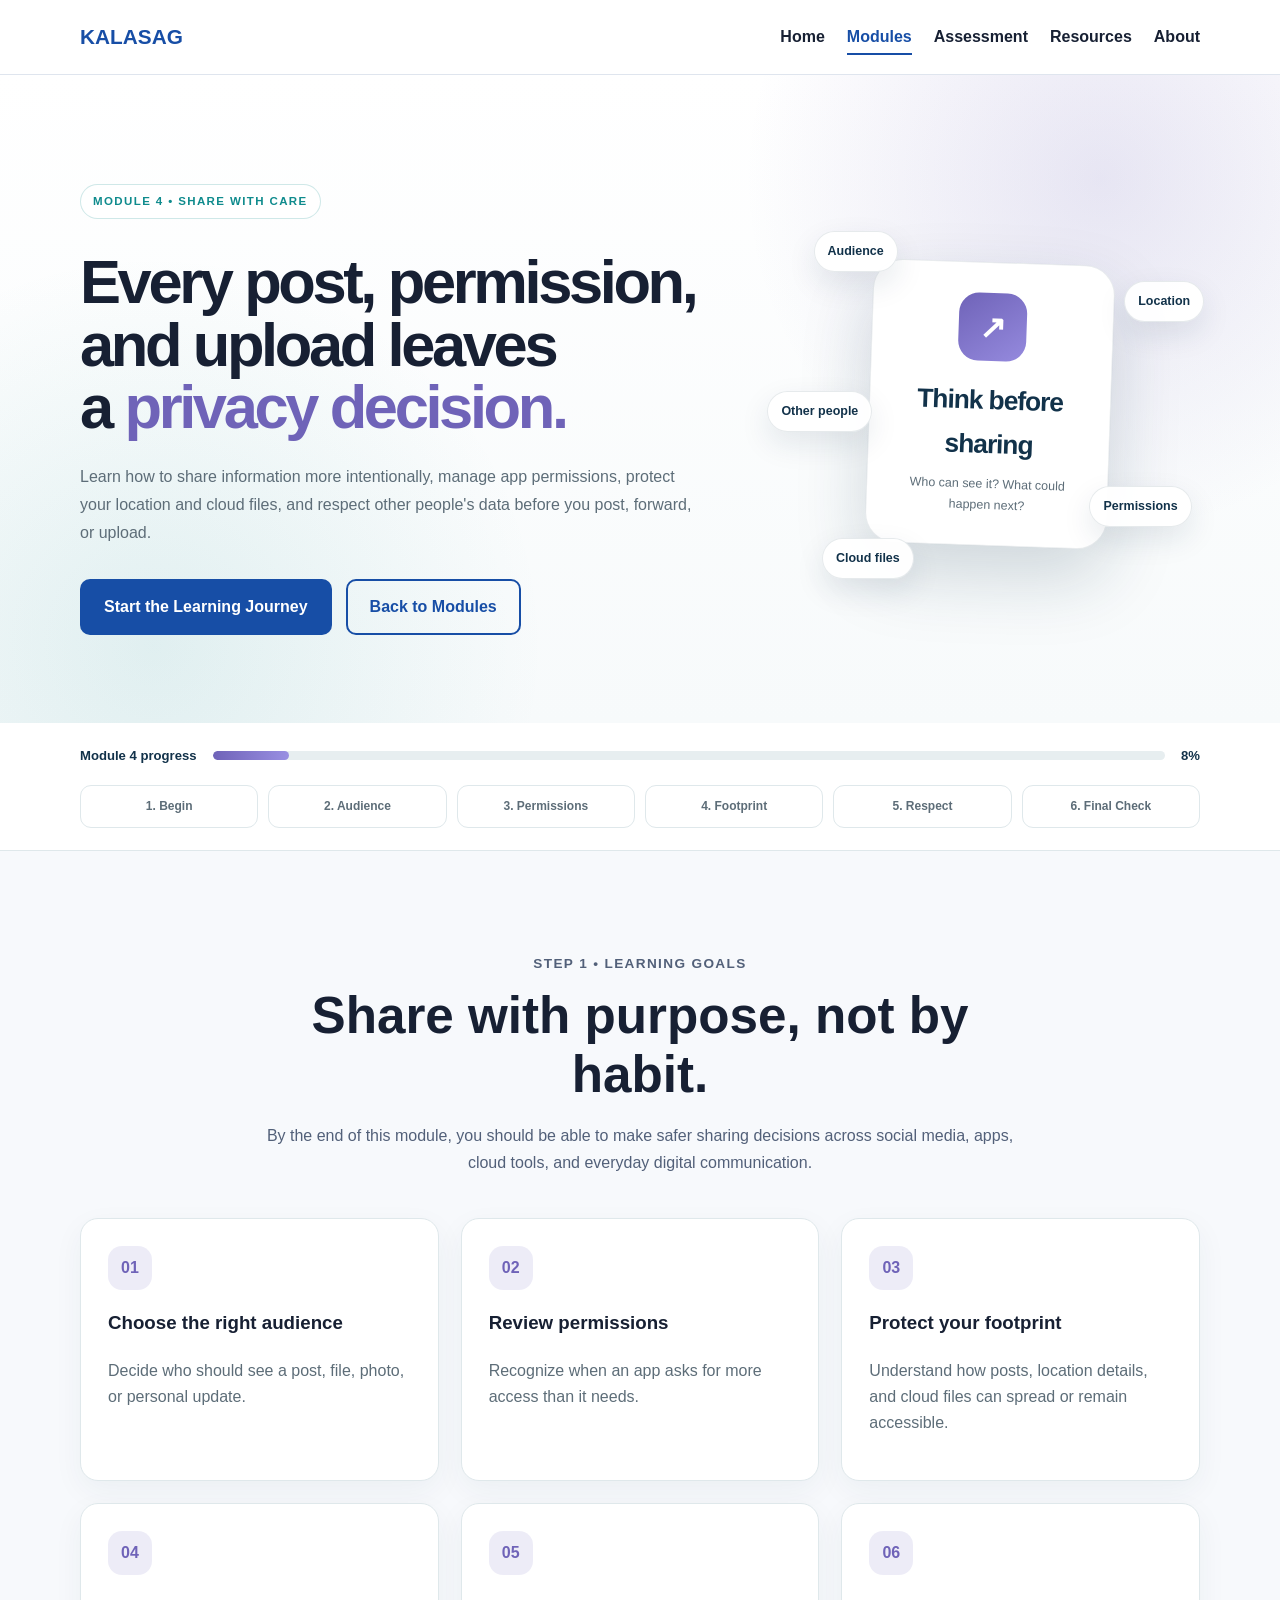
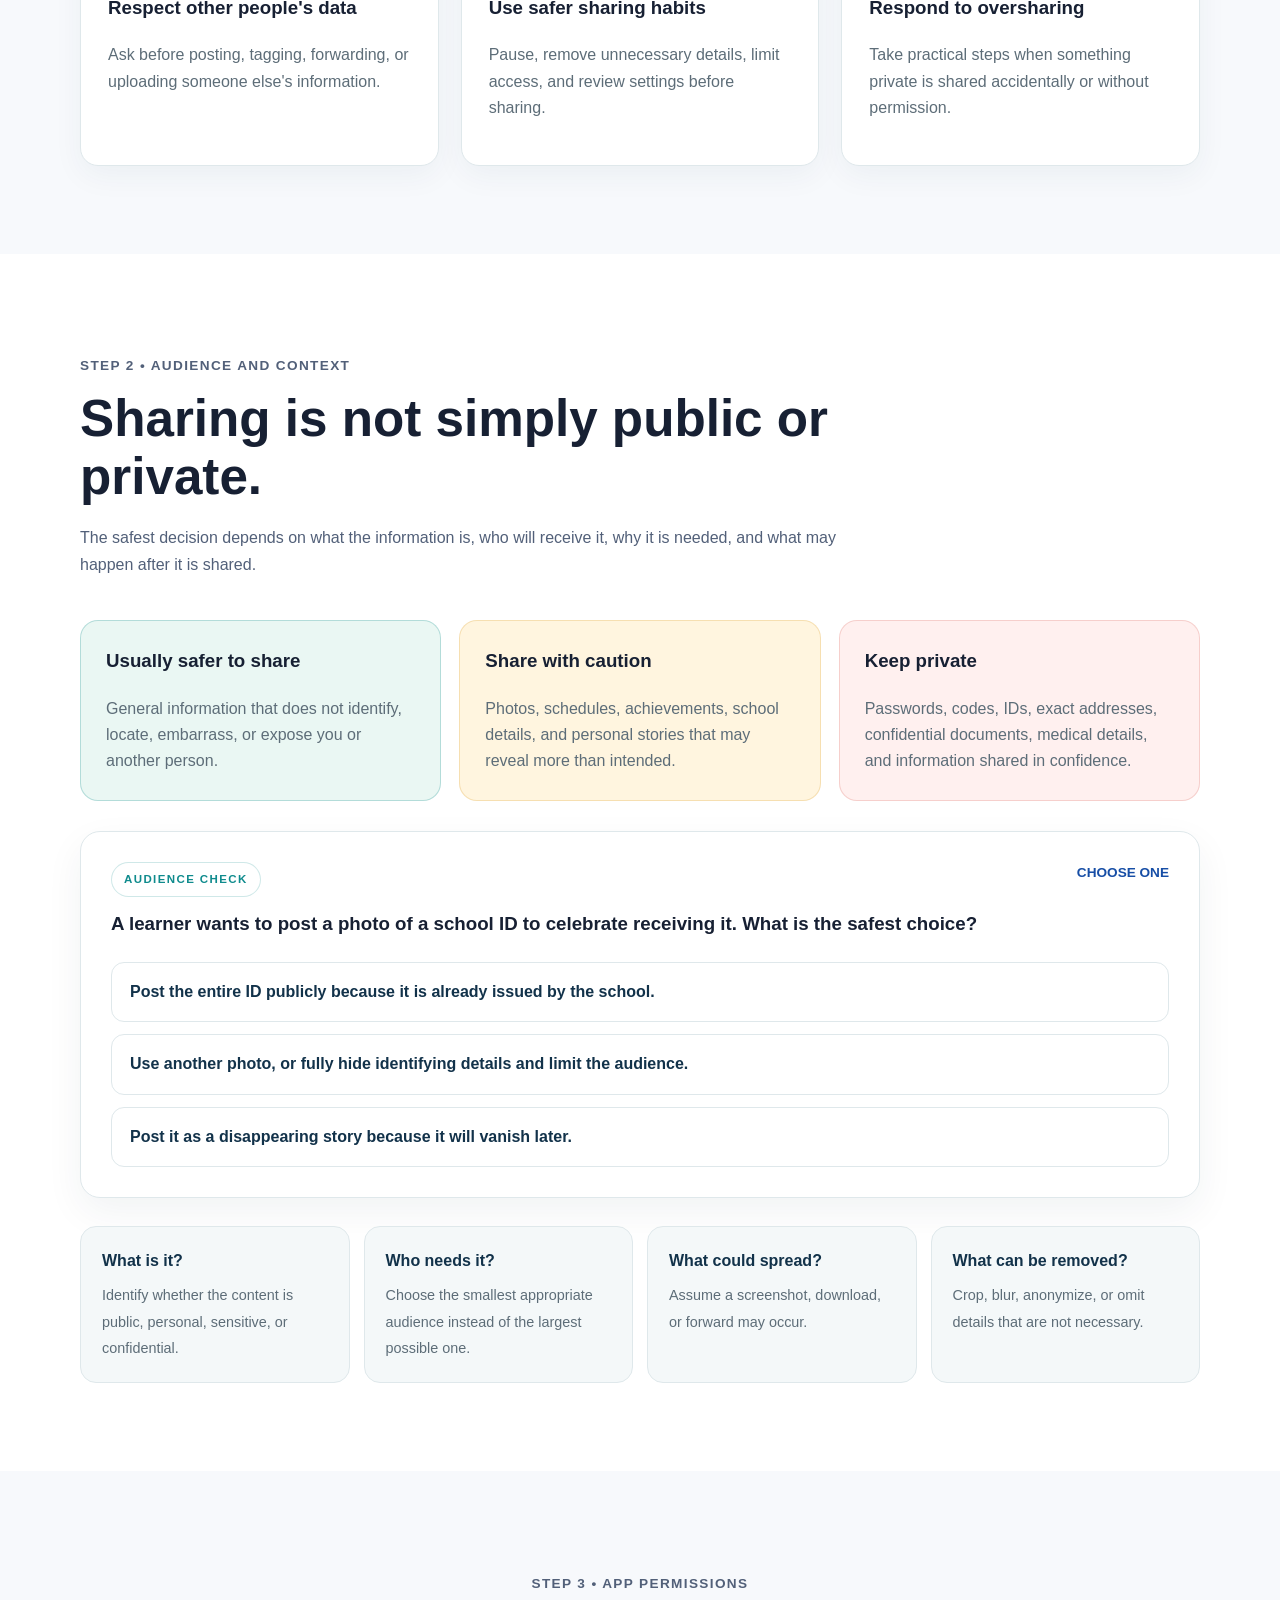
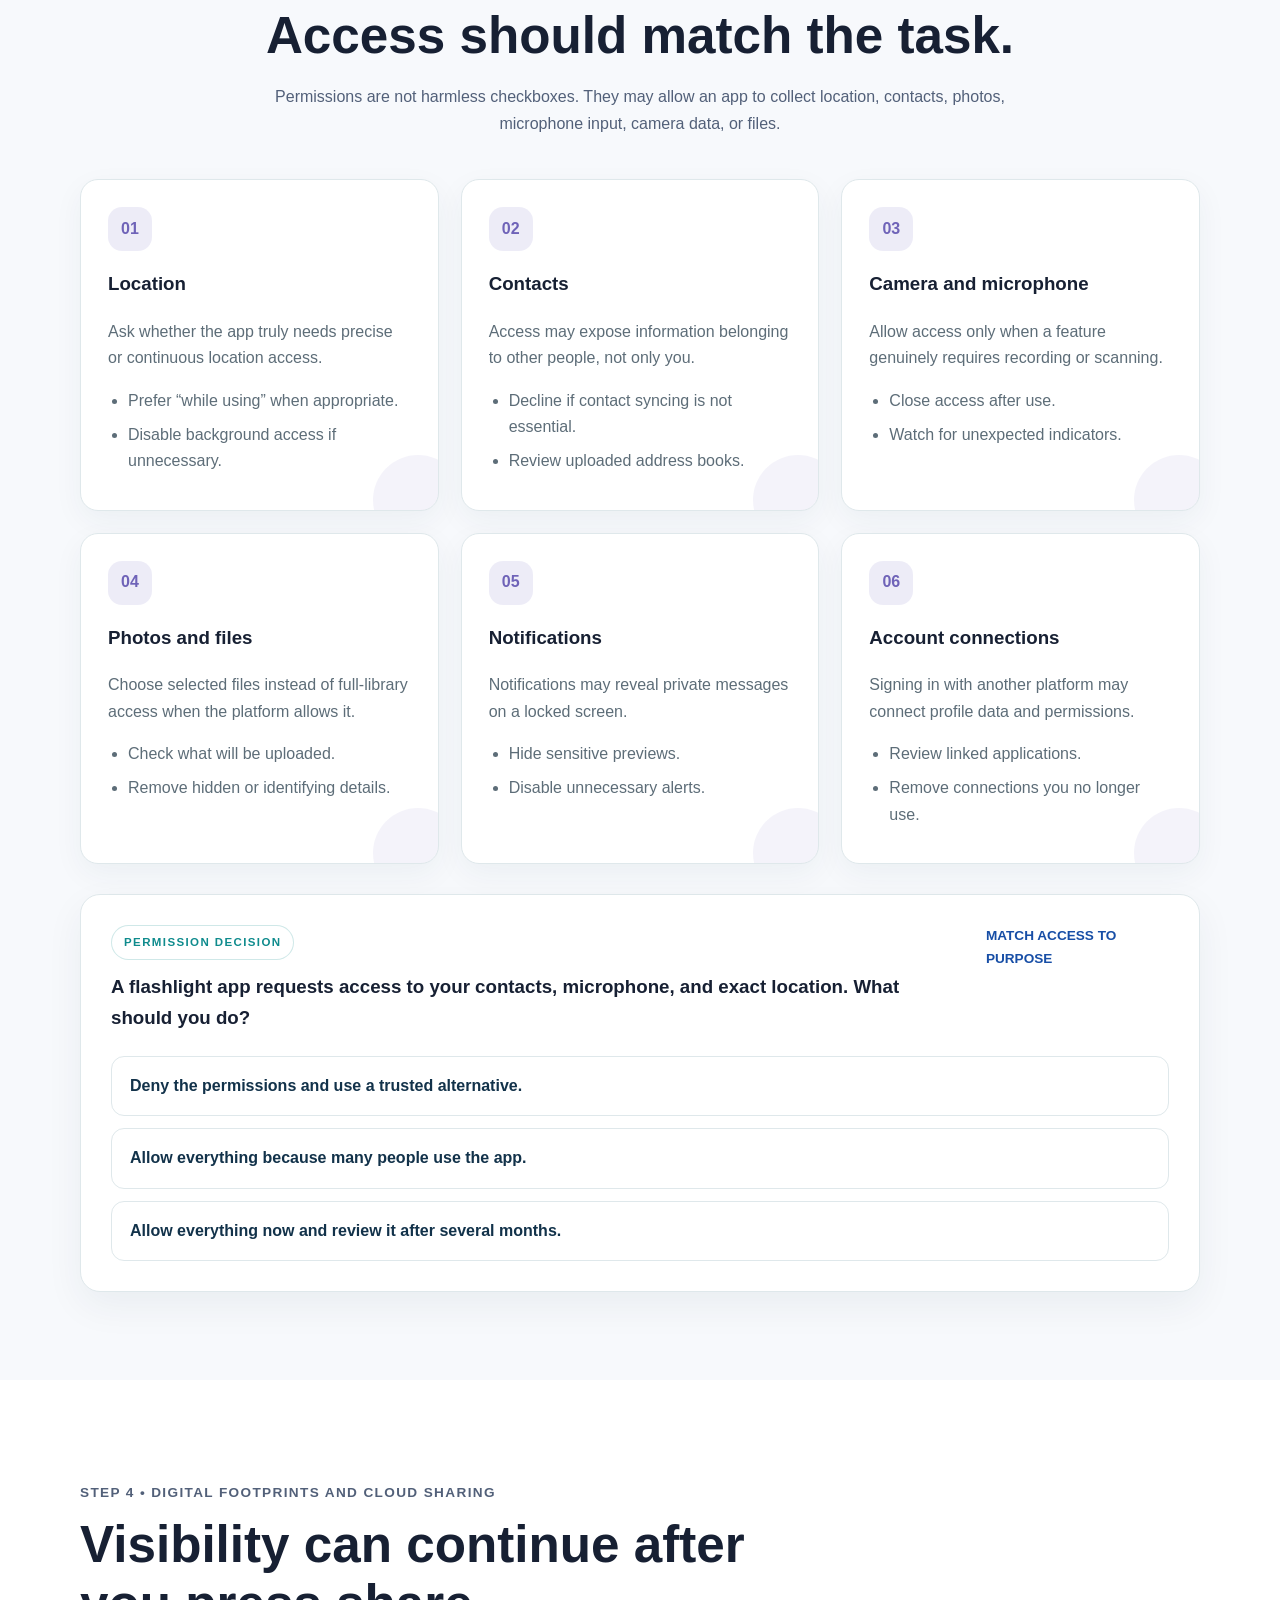
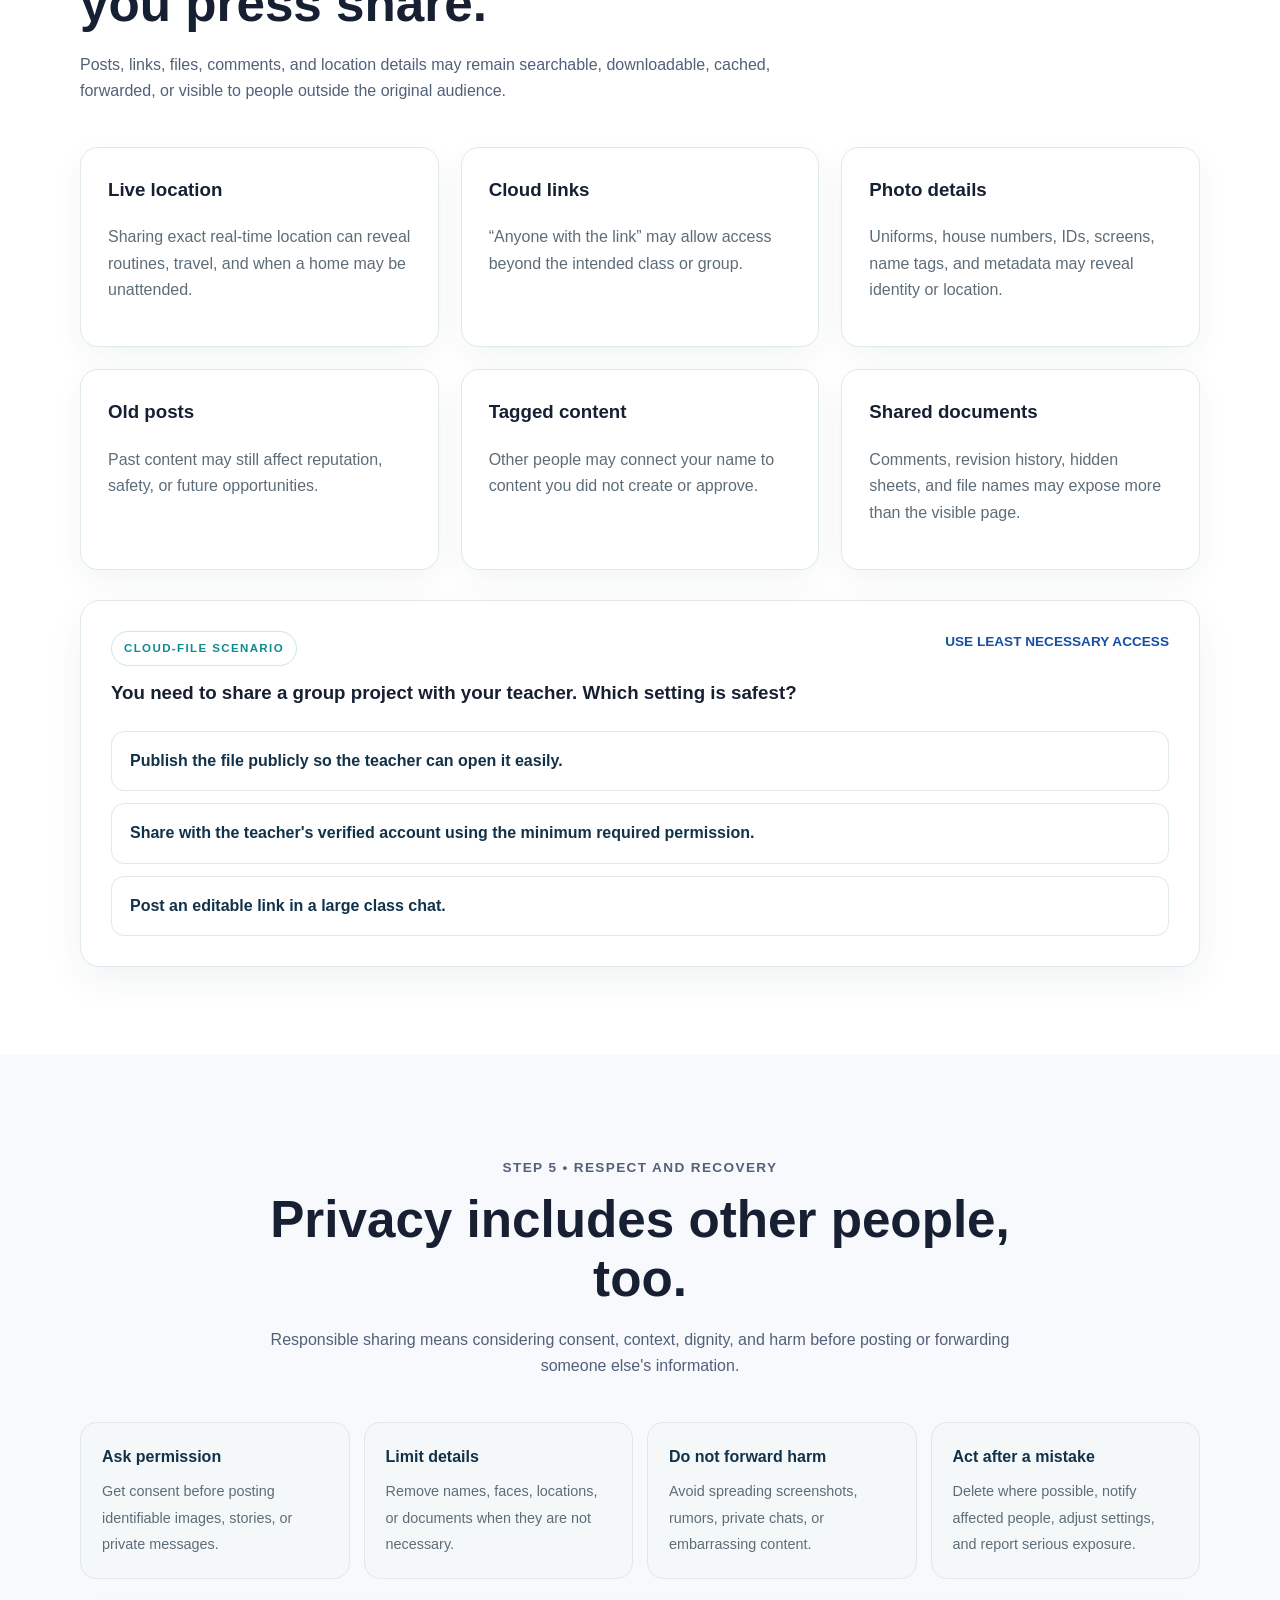
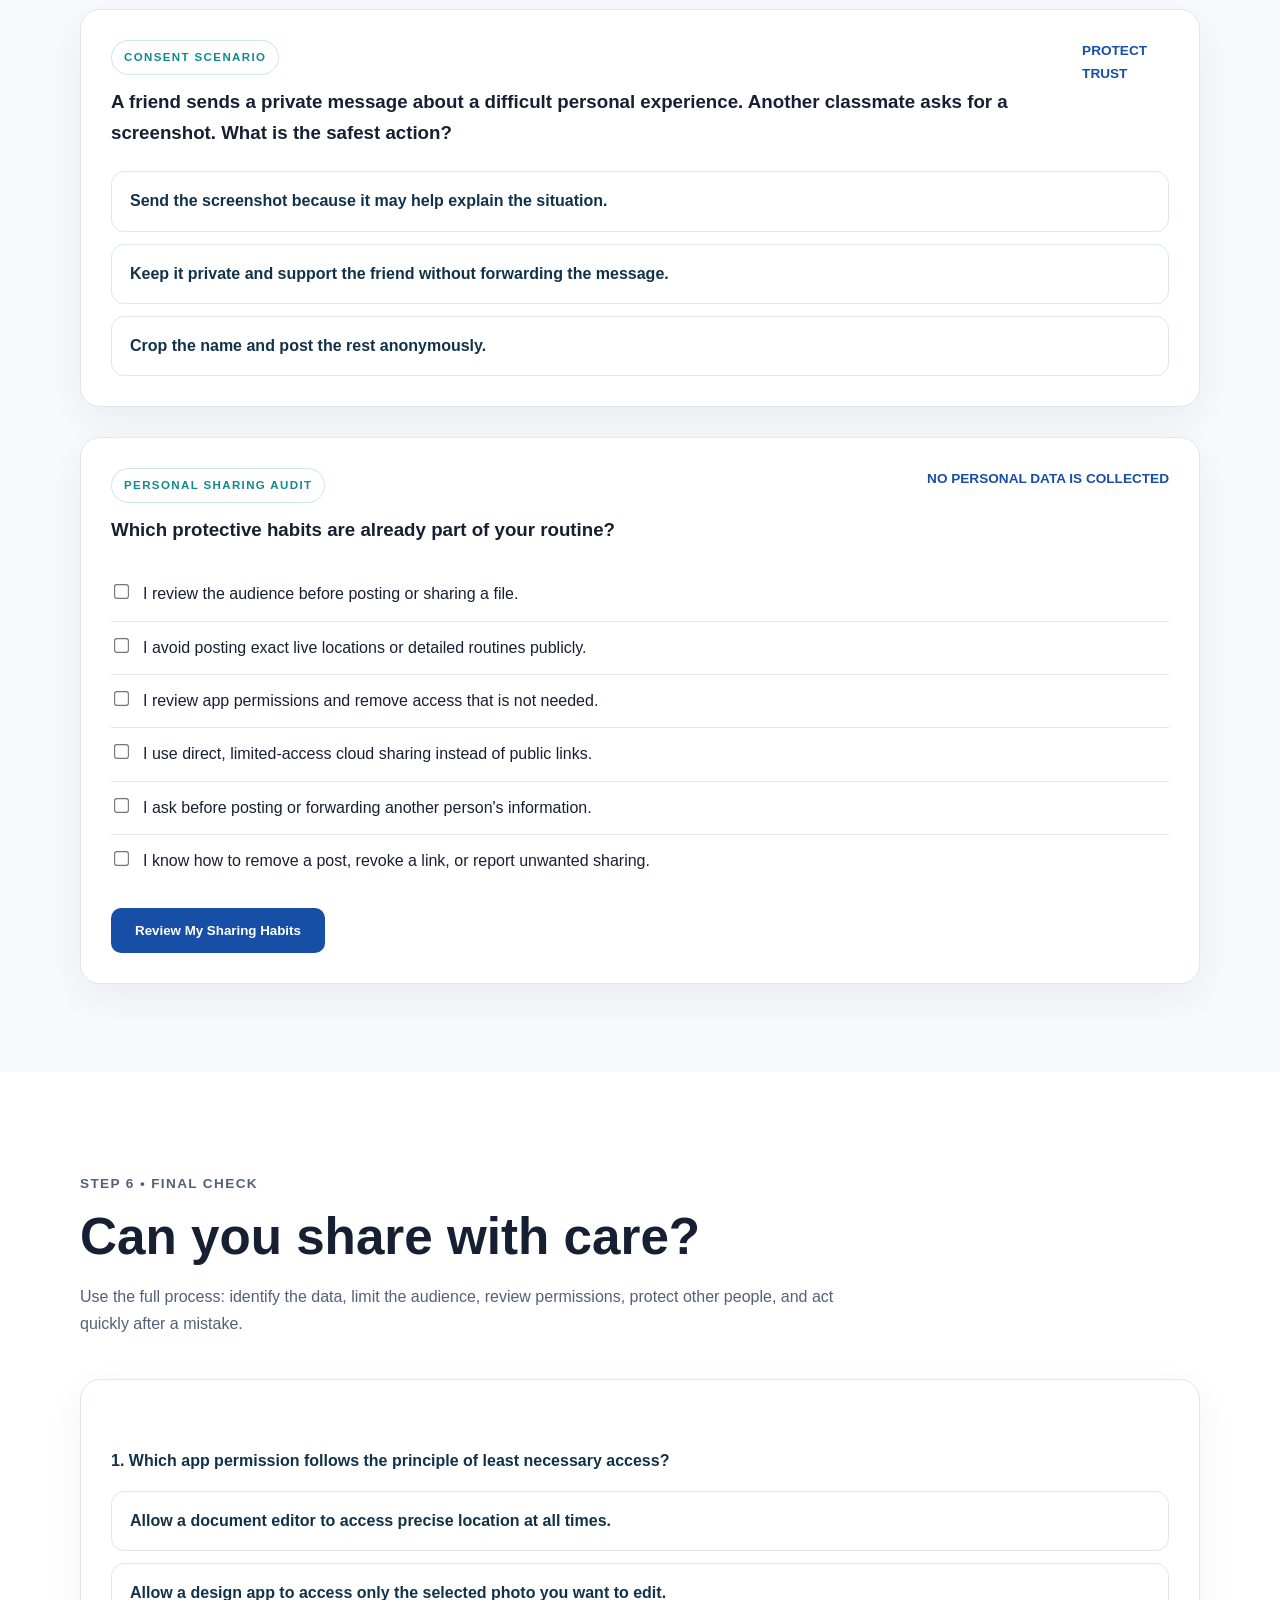
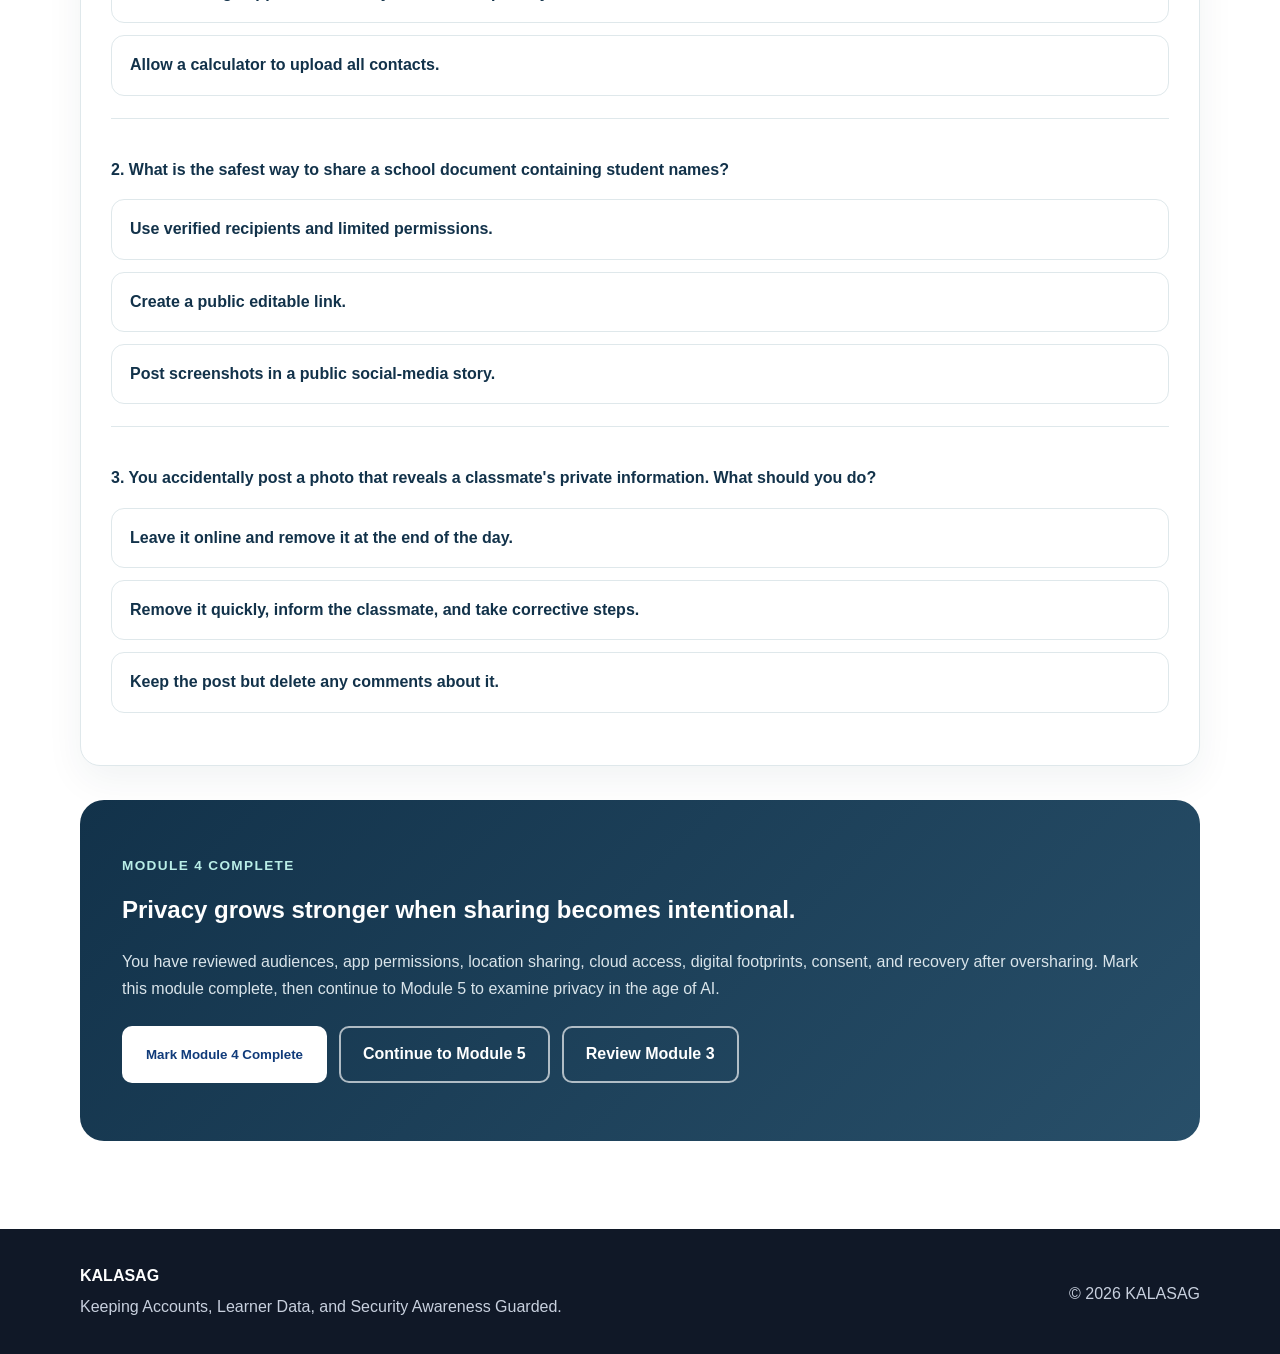
<file: module4.html>
<!DOCTYPE html>
<html lang="en">
<head>
    <meta charset="UTF-8">
    <meta name="viewport" content="width=device-width, initial-scale=1.0">
    <meta name="description" content="KALASAG Module 4: Share with Care. Learn how to protect privacy on social media, review app permissions, manage location sharing, secure cloud files, and respect other people's data.">
    <title>Module 4: Share with Care | KALASAG</title>

    <link rel="stylesheet" href="css/style.css">

    <style>
        :root {
            --kalasag-navy: #12324a;
            --kalasag-teal: #0f8b8d;
            --kalasag-pale: #f4f8f9;
            --kalasag-border: #dfe8eb;
            --kalasag-muted: #5d6d78;
            --kalasag-safe: #eaf7f3;
            --kalasag-warn: #fff5df;
            --kalasag-danger: #fff0ef;
            --kalasag-purple: #6f63b8;
            --kalasag-blue: #527cc5;
            --kalasag-coral: #d96b65;
        }

        .module-hero {
            min-height: 72vh;
            display: grid;
            align-items: center;
            padding: 74px 0 64px;
            overflow: hidden;
            background:
                radial-gradient(circle at 86% 16%, rgba(111,99,184,0.16), transparent 29%),
                radial-gradient(circle at 12% 88%, rgba(15,139,141,0.10), transparent 31%),
                linear-gradient(180deg, #ffffff 0%, #f7fafb 100%);
        }

        .module-hero .hero-grid {
            grid-template-columns: minmax(0, 1.08fr) minmax(300px, 0.72fr);
            gap: 70px;
        }

        .module-hero .eyebrow,
        .journey-label {
            display: inline-flex;
            align-items: center;
            gap: 8px;
            padding: 7px 12px;
            border: 1px solid rgba(15,139,141,0.2);
            border-radius: 999px;
            background: rgba(255,255,255,0.84);
            color: var(--kalasag-teal);
            font-size: 0.72rem;
            font-weight: 800;
            letter-spacing: 0.12em;
            text-transform: uppercase;
        }

        .module-hero h1 {
            max-width: 760px;
            margin: 20px 0 0;
            font-size: clamp(2.35rem, 4.8vw, 4.45rem);
            line-height: 1.02;
            letter-spacing: -0.055em;
            text-wrap: balance;
        }

        .module-hero h1 span { color: var(--kalasag-purple); }

        .module-hero .hero-description {
            max-width: 680px;
            margin: 24px 0 0;
            color: var(--kalasag-muted);
            font-size: clamp(1rem, 1.25vw, 1.12rem);
            line-height: 1.75;
        }

        .share-visual {
            position: relative;
            min-height: 390px;
            display: grid;
            place-items: center;
        }

        .share-core {
            position: relative;
            z-index: 2;
            width: 242px;
            min-height: 202px;
            padding: 30px;
            display: grid;
            place-items: center;
            border: 1px solid rgba(18,50,74,0.09);
            border-radius: 30px;
            background: #ffffff;
            box-shadow: 0 30px 70px rgba(18,50,74,0.18);
            transform: rotate(2deg);
        }

        .share-core::before {
            content: "↗";
            width: 68px;
            height: 68px;
            display: grid;
            place-items: center;
            border-radius: 20px;
            background: linear-gradient(145deg, var(--kalasag-purple), #958ade);
            color: #ffffff;
            font-size: 2rem;
            font-weight: 900;
        }

        .share-core strong {
            display: block;
            margin-top: 18px;
            color: var(--kalasag-navy);
            font-size: 1.65rem;
            letter-spacing: -0.04em;
            text-align: center;
        }

        .share-core span {
            display: block;
            margin-top: 8px;
            color: var(--kalasag-muted);
            font-size: 0.78rem;
            text-align: center;
        }

        .privacy-chip {
            position: absolute;
            z-index: 3;
            padding: 9px 13px;
            border: 1px solid rgba(18,50,74,0.10);
            border-radius: 999px;
            background: rgba(255,255,255,0.95);
            box-shadow: 0 12px 30px rgba(18,50,74,0.10);
            color: var(--kalasag-navy);
            font-size: 0.78rem;
            font-weight: 800;
        }

        .privacy-chip.one { top: 22px; left: 8%; }
        .privacy-chip.two { top: 72px; right: -1%; }
        .privacy-chip.three { bottom: 72px; right: 2%; }
        .privacy-chip.four { bottom: 20px; left: 10%; }
        .privacy-chip.five { top: 182px; left: -3%; }

        .progress-wrap {
            padding: 22px 0;
            border-bottom: 1px solid var(--kalasag-border);
            background: #ffffff;
        }

        .progress-shell {
            display: grid;
            grid-template-columns: auto 1fr auto;
            gap: 16px;
            align-items: center;
        }

        .progress-title,
        .progress-value {
            color: var(--kalasag-navy);
            font-size: 0.82rem;
            font-weight: 800;
        }

        .progress-track {
            height: 9px;
            overflow: hidden;
            border-radius: 999px;
            background: #e7eef0;
        }

        .progress-bar {
            width: 0;
            height: 100%;
            border-radius: inherit;
            background: linear-gradient(90deg, var(--kalasag-purple), #998fe2);
            transition: width 0.35s ease;
        }

        .journey-nav {
            display: grid;
            grid-template-columns: repeat(6, 1fr);
            gap: 10px;
            margin-top: 18px;
        }

        .journey-nav a {
            display: block;
            padding: 11px 8px;
            border: 1px solid var(--kalasag-border);
            border-radius: 11px;
            background: #ffffff;
            color: var(--kalasag-muted);
            font-size: 0.75rem;
            font-weight: 800;
            text-align: center;
            text-decoration: none;
        }

        .journey-nav a:hover,
        .journey-nav a:focus {
            border-color: rgba(111,99,184,0.5);
            color: var(--kalasag-purple);
        }

        .learning-card-grid,
        .scenario-grid,
        .permission-grid {
            display: grid;
            grid-template-columns: repeat(3, minmax(0, 1fr));
            gap: 22px;
        }

        .learning-card,
        .scenario-card,
        .permission-card,
        .reflection-card {
            padding: 27px;
            border: 1px solid var(--kalasag-border);
            border-radius: 18px;
            background: #ffffff;
            box-shadow: 0 10px 30px rgba(18,50,74,0.05);
        }

        .learning-card .number,
        .permission-card .number {
            width: 44px;
            height: 44px;
            display: grid;
            place-items: center;
            margin-bottom: 18px;
            border-radius: 14px;
            background: rgba(111,99,184,0.12);
            color: var(--kalasag-purple);
            font-weight: 900;
        }

        .learning-card h3,
        .scenario-card h3,
        .permission-card h3 { margin-top: 0; }

        .learning-card p,
        .scenario-card p,
        .permission-card p { color: var(--kalasag-muted); }

        .mini-list {
            margin: 16px 0 0;
            padding-left: 20px;
            color: var(--kalasag-muted);
        }

        .mini-list li { margin-bottom: 8px; }

        .privacy-spectrum {
            display: grid;
            grid-template-columns: repeat(3, 1fr);
            gap: 18px;
            margin-top: 30px;
        }

        .spectrum-card {
            padding: 25px;
            border-radius: 18px;
            border: 1px solid var(--kalasag-border);
        }

        .spectrum-card.safe { background: var(--kalasag-safe); border-color: rgba(15,139,141,0.25); }
        .spectrum-card.caution { background: var(--kalasag-warn); border-color: rgba(217,155,40,0.25); }
        .spectrum-card.private { background: var(--kalasag-danger); border-color: rgba(217,107,101,0.25); }
        .spectrum-card h3 { margin-top: 0; }
        .spectrum-card p { margin-bottom: 0; color: var(--kalasag-muted); }

        .activity-panel {
            margin-top: 30px;
            padding: 30px;
            border: 1px solid var(--kalasag-border);
            border-radius: 20px;
            background: #ffffff;
            box-shadow: 0 14px 38px rgba(18,50,74,0.06);
        }

        .activity-header {
            display: flex;
            justify-content: space-between;
            gap: 24px;
            align-items: flex-start;
            margin-bottom: 22px;
        }

        .activity-header h3 { margin: 12px 0 0; }

        .choice-list {
            display: grid;
            gap: 12px;
        }

        .choice-button {
            width: 100%;
            padding: 16px 18px;
            border: 1px solid var(--kalasag-border);
            border-radius: 13px;
            background: #ffffff;
            color: var(--kalasag-navy);
            font: inherit;
            font-weight: 700;
            text-align: left;
            cursor: pointer;
            transition: border-color 0.2s ease, transform 0.2s ease, background 0.2s ease;
        }

        .choice-button:hover,
        .choice-button:focus {
            border-color: rgba(111,99,184,0.55);
            transform: translateY(-1px);
        }

        .choice-button.correct { background: var(--kalasag-safe); border-color: rgba(15,139,141,0.55); }
        .choice-button.incorrect { background: var(--kalasag-danger); border-color: rgba(217,107,101,0.5); }

        .feedback,
        .result-panel {
            display: none;
            margin-top: 16px;
            padding: 15px 17px;
            border-radius: 13px;
            color: var(--kalasag-navy);
            font-weight: 700;
            line-height: 1.55;
        }

        .feedback.show,
        .result-panel.show { display: block; }
        .feedback.good { background: var(--kalasag-safe); }
        .feedback.review { background: var(--kalasag-warn); }
        .result-panel { background: var(--kalasag-pale); border: 1px solid var(--kalasag-border); }

        .permission-card { position: relative; overflow: hidden; }
        .permission-card::after {
            content: "";
            position: absolute;
            inset: auto -25px -35px auto;
            width: 90px;
            height: 90px;
            border-radius: 50%;
            background: rgba(111,99,184,0.08);
        }

        .decision-strip {
            display: grid;
            grid-template-columns: repeat(4, 1fr);
            gap: 14px;
            margin-top: 28px;
        }

        .decision-step {
            padding: 21px;
            border-radius: 16px;
            background: var(--kalasag-pale);
            border: 1px solid var(--kalasag-border);
        }

        .decision-step strong {
            display: block;
            margin-bottom: 8px;
            color: var(--kalasag-navy);
        }

        .decision-step span { color: var(--kalasag-muted); font-size: 0.9rem; }

        .check-item {
            display: flex;
            gap: 12px;
            align-items: flex-start;
            padding: 13px 0;
            border-bottom: 1px solid var(--kalasag-border);
        }

        .check-item:last-child { border-bottom: 0; }
        .check-item input { margin-top: 4px; transform: scale(1.15); accent-color: var(--kalasag-purple); }

        .question-card {
            padding: 22px 0;
            border-bottom: 1px solid var(--kalasag-border);
        }

        .question-card:last-child { border-bottom: 0; }
        .question-card p { color: var(--kalasag-navy); font-weight: 800; }

        .module-complete {
            padding: 42px;
            border-radius: 24px;
            background: linear-gradient(135deg, var(--kalasag-navy), #284f69);
            color: #ffffff;
        }

        .module-complete .eyebrow { color: #b9eee7; }
        .module-complete h2 { margin-top: 10px; color: #ffffff; }
        .module-complete p { color: #d9e4ea; }

        .completion-actions {
            display: flex;
            flex-wrap: wrap;
            gap: 12px;
            margin-top: 24px;
        }

        @media (max-width: 900px) {
            .module-hero .hero-grid,
            .privacy-spectrum,
            .decision-strip { grid-template-columns: 1fr 1fr; }
            .learning-card-grid,
            .scenario-grid,
            .permission-grid { grid-template-columns: 1fr 1fr; }
            .journey-nav { grid-template-columns: repeat(3, 1fr); }
        }

        @media (max-width: 700px) {
            .module-hero { padding-top: 48px; }
            .module-hero .hero-grid,
            .learning-card-grid,
            .scenario-grid,
            .permission-grid,
            .privacy-spectrum,
            .decision-strip { grid-template-columns: 1fr; }
            .share-visual { min-height: 330px; }
            .privacy-chip.one { left: 0; }
            .privacy-chip.two { right: 0; }
            .privacy-chip.three { right: 0; }
            .privacy-chip.five { left: 0; }
            .progress-shell { grid-template-columns: 1fr auto; }
            .progress-title { grid-column: 1 / -1; }
            .journey-nav { grid-template-columns: repeat(2, 1fr); }
            .activity-header { flex-direction: column; }
            .module-complete { padding: 30px 22px; }
        }
    </style>
</head>
<body>
<header class="site-header">
    <nav class="container navigation">
        <a class="logo" href="index.html">KALASAG</a>
        <button class="menu-button" id="menuButton" type="button" aria-label="Open navigation menu" aria-expanded="false" aria-controls="navLinks">☰</button>
        <ul class="nav-links" id="navLinks">
            <li><a href="index.html">Home</a></li>
            <li><a class="active" href="modules.html">Modules</a></li>
            <li><a href="assessment.html">Assessment</a></li>
            <li><a href="resources.html">Resources</a></li>
            <li><a href="about.html">About</a></li>
        </ul>
    </nav>
</header>

<main>
    <section class="module-hero">
        <div class="container hero-grid">
            <div class="hero-content">
                <p class="eyebrow">Module 4 • Share with Care</p>
                <h1>Every post, permission, and upload leaves a <span>privacy decision.</span></h1>
                <p class="hero-description">Learn how to share information more intentionally, manage app permissions, protect your location and cloud files, and respect other people's data before you post, forward, or upload.</p>
                <div class="hero-actions">
                    <a class="button primary-button" href="#objectives">Start the Learning Journey</a>
                    <a class="button secondary-button" href="modules.html">Back to Modules</a>
                </div>
            </div>

            <div class="share-visual" aria-hidden="true">
                <span class="privacy-chip one">Audience</span>
                <span class="privacy-chip two">Location</span>
                <span class="privacy-chip three">Permissions</span>
                <span class="privacy-chip four">Cloud files</span>
                <span class="privacy-chip five">Other people</span>
                <div class="share-core">
                    <div>
                        <strong>Think before sharing</strong>
                        <span>Who can see it? What could happen next?</span>
                    </div>
                </div>
            </div>
        </div>
    </section>

    <section class="progress-wrap" aria-label="Module progress">
        <div class="container">
            <div class="progress-shell">
                <span class="progress-title">Module 4 progress</span>
                <div class="progress-track"><div class="progress-bar" id="progressBar"></div></div>
                <span class="progress-value" id="progressValue">0%</span>
            </div>
            <nav class="journey-nav" aria-label="Module sections">
                <a href="#objectives">1. Begin</a>
                <a href="#audience">2. Audience</a>
                <a href="#permissions">3. Permissions</a>
                <a href="#footprint">4. Footprint</a>
                <a href="#respect">5. Respect</a>
                <a href="#challenge">6. Final Check</a>
            </nav>
        </div>
    </section>

    <section class="section" id="objectives" data-progress="16">
        <div class="container">
            <div class="section-heading centered-heading">
                <p class="eyebrow">Step 1 • Learning Goals</p>
                <h2>Share with purpose, not by habit.</h2>
                <p>By the end of this module, you should be able to make safer sharing decisions across social media, apps, cloud tools, and everyday digital communication.</p>
            </div>

            <div class="learning-card-grid">
                <article class="learning-card"><div class="number">01</div><h3>Choose the right audience</h3><p>Decide who should see a post, file, photo, or personal update.</p></article>
                <article class="learning-card"><div class="number">02</div><h3>Review permissions</h3><p>Recognize when an app asks for more access than it needs.</p></article>
                <article class="learning-card"><div class="number">03</div><h3>Protect your footprint</h3><p>Understand how posts, location details, and cloud files can spread or remain accessible.</p></article>
                <article class="learning-card"><div class="number">04</div><h3>Respect other people's data</h3><p>Ask before posting, tagging, forwarding, or uploading someone else's information.</p></article>
                <article class="learning-card"><div class="number">05</div><h3>Use safer sharing habits</h3><p>Pause, remove unnecessary details, limit access, and review settings before sharing.</p></article>
                <article class="learning-card"><div class="number">06</div><h3>Respond to oversharing</h3><p>Take practical steps when something private is shared accidentally or without permission.</p></article>
            </div>
        </div>
    </section>

    <section class="section alternate-section" id="audience" data-progress="34">
        <div class="container">
            <div class="section-heading">
                <p class="eyebrow">Step 2 • Audience and Context</p>
                <h2>Sharing is not simply public or private.</h2>
                <p>The safest decision depends on what the information is, who will receive it, why it is needed, and what may happen after it is shared.</p>
            </div>

            <div class="privacy-spectrum">
                <article class="spectrum-card safe"><h3>Usually safer to share</h3><p>General information that does not identify, locate, embarrass, or expose you or another person.</p></article>
                <article class="spectrum-card caution"><h3>Share with caution</h3><p>Photos, schedules, achievements, school details, and personal stories that may reveal more than intended.</p></article>
                <article class="spectrum-card private"><h3>Keep private</h3><p>Passwords, codes, IDs, exact addresses, confidential documents, medical details, and information shared in confidence.</p></article>
            </div>

            <div class="activity-panel">
                <div class="activity-header">
                    <div>
                        <span class="journey-label">Audience check</span>
                        <h3>A learner wants to post a photo of a school ID to celebrate receiving it. What is the safest choice?</h3>
                    </div>
                    <span class="module-number">Choose one</span>
                </div>
                <div class="choice-list" data-question="audience1">
                    <button class="choice-button" data-correct="false" data-feedback="An ID may reveal a full name, school number, barcode, signature, birth date, or other identifiers. Public posting increases exposure.">Post the entire ID publicly because it is already issued by the school.</button>
                    <button class="choice-button" data-correct="true" data-feedback="Correct. Avoid posting the ID. If a celebration photo is necessary, use a different image or cover all identifying details before sharing with a limited audience.">Use another photo, or fully hide identifying details and limit the audience.</button>
                    <button class="choice-button" data-correct="false" data-feedback="A disappearing story may still be captured, forwarded, or stored. Temporary visibility does not remove privacy risk.">Post it as a disappearing story because it will vanish later.</button>
                </div>
                <div class="feedback" id="audience1-feedback"></div>
            </div>

            <div class="decision-strip">
                <div class="decision-step"><strong>What is it?</strong><span>Identify whether the content is public, personal, sensitive, or confidential.</span></div>
                <div class="decision-step"><strong>Who needs it?</strong><span>Choose the smallest appropriate audience instead of the largest possible one.</span></div>
                <div class="decision-step"><strong>What could spread?</strong><span>Assume a screenshot, download, or forward may occur.</span></div>
                <div class="decision-step"><strong>What can be removed?</strong><span>Crop, blur, anonymize, or omit details that are not necessary.</span></div>
            </div>
        </div>
    </section>

    <section class="section" id="permissions" data-progress="54">
        <div class="container">
            <div class="section-heading centered-heading">
                <p class="eyebrow">Step 3 • App Permissions</p>
                <h2>Access should match the task.</h2>
                <p>Permissions are not harmless checkboxes. They may allow an app to collect location, contacts, photos, microphone input, camera data, or files.</p>
            </div>

            <div class="permission-grid">
                <article class="permission-card"><div class="number">01</div><h3>Location</h3><p>Ask whether the app truly needs precise or continuous location access.</p><ul class="mini-list"><li>Prefer “while using” when appropriate.</li><li>Disable background access if unnecessary.</li></ul></article>
                <article class="permission-card"><div class="number">02</div><h3>Contacts</h3><p>Access may expose information belonging to other people, not only you.</p><ul class="mini-list"><li>Decline if contact syncing is not essential.</li><li>Review uploaded address books.</li></ul></article>
                <article class="permission-card"><div class="number">03</div><h3>Camera and microphone</h3><p>Allow access only when a feature genuinely requires recording or scanning.</p><ul class="mini-list"><li>Close access after use.</li><li>Watch for unexpected indicators.</li></ul></article>
                <article class="permission-card"><div class="number">04</div><h3>Photos and files</h3><p>Choose selected files instead of full-library access when the platform allows it.</p><ul class="mini-list"><li>Check what will be uploaded.</li><li>Remove hidden or identifying details.</li></ul></article>
                <article class="permission-card"><div class="number">05</div><h3>Notifications</h3><p>Notifications may reveal private messages on a locked screen.</p><ul class="mini-list"><li>Hide sensitive previews.</li><li>Disable unnecessary alerts.</li></ul></article>
                <article class="permission-card"><div class="number">06</div><h3>Account connections</h3><p>Signing in with another platform may connect profile data and permissions.</p><ul class="mini-list"><li>Review linked applications.</li><li>Remove connections you no longer use.</li></ul></article>
            </div>

            <div class="activity-panel">
                <div class="activity-header">
                    <div>
                        <span class="journey-label">Permission decision</span>
                        <h3>A flashlight app requests access to your contacts, microphone, and exact location. What should you do?</h3>
                    </div>
                    <span class="module-number">Match access to purpose</span>
                </div>
                <div class="choice-list" data-question="permission1">
                    <button class="choice-button" data-correct="true" data-feedback="Correct. Those permissions are not necessary for a basic flashlight function. Deny them and consider using a trusted built-in tool instead.">Deny the permissions and use a trusted alternative.</button>
                    <button class="choice-button" data-correct="false" data-feedback="Popularity does not prove that every permission is necessary or safe. Review the purpose of each request.">Allow everything because many people use the app.</button>
                    <button class="choice-button" data-correct="false" data-feedback="Turning permissions off later does not prevent earlier collection. Decide before granting access.">Allow everything now and review it after several months.</button>
                </div>
                <div class="feedback" id="permission1-feedback"></div>
            </div>
        </div>
    </section>

    <section class="section alternate-section" id="footprint" data-progress="70">
        <div class="container">
            <div class="section-heading">
                <p class="eyebrow">Step 4 • Digital Footprints and Cloud Sharing</p>
                <h2>Visibility can continue after you press share.</h2>
                <p>Posts, links, files, comments, and location details may remain searchable, downloadable, cached, forwarded, or visible to people outside the original audience.</p>
            </div>

            <div class="scenario-grid">
                <article class="scenario-card"><h3>Live location</h3><p>Sharing exact real-time location can reveal routines, travel, and when a home may be unattended.</p></article>
                <article class="scenario-card"><h3>Cloud links</h3><p>“Anyone with the link” may allow access beyond the intended class or group.</p></article>
                <article class="scenario-card"><h3>Photo details</h3><p>Uniforms, house numbers, IDs, screens, name tags, and metadata may reveal identity or location.</p></article>
                <article class="scenario-card"><h3>Old posts</h3><p>Past content may still affect reputation, safety, or future opportunities.</p></article>
                <article class="scenario-card"><h3>Tagged content</h3><p>Other people may connect your name to content you did not create or approve.</p></article>
                <article class="scenario-card"><h3>Shared documents</h3><p>Comments, revision history, hidden sheets, and file names may expose more than the visible page.</p></article>
            </div>

            <div class="activity-panel">
                <div class="activity-header">
                    <div>
                        <span class="journey-label">Cloud-file scenario</span>
                        <h3>You need to share a group project with your teacher. Which setting is safest?</h3>
                    </div>
                    <span class="module-number">Use least necessary access</span>
                </div>
                <div class="choice-list" data-question="cloud1">
                    <button class="choice-button" data-correct="false" data-feedback="Public access may expose student names, comments, or work to anyone who finds the link.">Publish the file publicly so the teacher can open it easily.</button>
                    <button class="choice-button" data-correct="true" data-feedback="Correct. Share directly with the teacher's verified account and grant only the permission needed, such as view or comment.">Share with the teacher's verified account using the minimum required permission.</button>
                    <button class="choice-button" data-correct="false" data-feedback="Posting the link in a large group increases the chance of forwarding and unauthorized access.">Post an editable link in a large class chat.</button>
                </div>
                <div class="feedback" id="cloud1-feedback"></div>
            </div>
        </div>
    </section>

    <section class="section" id="respect" data-progress="86">
        <div class="container">
            <div class="section-heading centered-heading">
                <p class="eyebrow">Step 5 • Respect and Recovery</p>
                <h2>Privacy includes other people, too.</h2>
                <p>Responsible sharing means considering consent, context, dignity, and harm before posting or forwarding someone else's information.</p>
            </div>

            <div class="decision-strip">
                <div class="decision-step"><strong>Ask permission</strong><span>Get consent before posting identifiable images, stories, or private messages.</span></div>
                <div class="decision-step"><strong>Limit details</strong><span>Remove names, faces, locations, or documents when they are not necessary.</span></div>
                <div class="decision-step"><strong>Do not forward harm</strong><span>Avoid spreading screenshots, rumors, private chats, or embarrassing content.</span></div>
                <div class="decision-step"><strong>Act after a mistake</strong><span>Delete where possible, notify affected people, adjust settings, and report serious exposure.</span></div>
            </div>

            <div class="activity-panel">
                <div class="activity-header">
                    <div>
                        <span class="journey-label">Consent scenario</span>
                        <h3>A friend sends a private message about a difficult personal experience. Another classmate asks for a screenshot. What is the safest action?</h3>
                    </div>
                    <span class="module-number">Protect trust</span>
                </div>
                <div class="choice-list" data-question="respect1">
                    <button class="choice-button" data-correct="false" data-feedback="A private message remains sensitive even when shared with one trusted person. Forwarding it may cause harm and break trust.">Send the screenshot because it may help explain the situation.</button>
                    <button class="choice-button" data-correct="true" data-feedback="Correct. Do not forward the message. Support the friend and encourage appropriate help if there is a safety concern.">Keep it private and support the friend without forwarding the message.</button>
                    <button class="choice-button" data-correct="false" data-feedback="Removing the name may not remove context, writing style, or details that identify the person.">Crop the name and post the rest anonymously.</button>
                </div>
                <div class="feedback" id="respect1-feedback"></div>
            </div>

            <div class="activity-panel">
                <div class="activity-header">
                    <div>
                        <span class="journey-label">Personal sharing audit</span>
                        <h3>Which protective habits are already part of your routine?</h3>
                    </div>
                    <span class="module-number">No personal data is collected</span>
                </div>
                <div id="sharingAudit">
                    <label class="check-item"><input type="checkbox"><span>I review the audience before posting or sharing a file.</span></label>
                    <label class="check-item"><input type="checkbox"><span>I avoid posting exact live locations or detailed routines publicly.</span></label>
                    <label class="check-item"><input type="checkbox"><span>I review app permissions and remove access that is not needed.</span></label>
                    <label class="check-item"><input type="checkbox"><span>I use direct, limited-access cloud sharing instead of public links.</span></label>
                    <label class="check-item"><input type="checkbox"><span>I ask before posting or forwarding another person's information.</span></label>
                    <label class="check-item"><input type="checkbox"><span>I know how to remove a post, revoke a link, or report unwanted sharing.</span></label>
                </div>
                <div style="margin-top: 20px;"><button class="button primary-button" id="auditButton" type="button">Review My Sharing Habits</button></div>
                <div class="result-panel" id="auditResult" aria-live="polite"></div>
            </div>
        </div>
    </section>

    <section class="section alternate-section" id="challenge" data-progress="96">
        <div class="container">
            <div class="section-heading">
                <p class="eyebrow">Step 6 • Final Check</p>
                <h2>Can you share with care?</h2>
                <p>Use the full process: identify the data, limit the audience, review permissions, protect other people, and act quickly after a mistake.</p>
            </div>

            <div class="activity-panel" style="margin-top: 0;">
                <div class="question-card">
                    <p>1. Which app permission follows the principle of least necessary access?</p>
                    <div class="choice-list" data-question="final1">
                        <button class="choice-button" data-correct="false" data-feedback="Continuous location access is not necessary for an app that only edits documents.">Allow a document editor to access precise location at all times.</button>
                        <button class="choice-button" data-correct="true" data-feedback="Correct. Selected-photo access limits the app to only the files needed for the task.">Allow a design app to access only the selected photo you want to edit.</button>
                        <button class="choice-button" data-correct="false" data-feedback="A simple calculator does not need contact access to perform calculations.">Allow a calculator to upload all contacts.</button>
                    </div>
                    <div class="feedback" id="final1-feedback"></div>
                </div>

                <div class="question-card">
                    <p>2. What is the safest way to share a school document containing student names?</p>
                    <div class="choice-list" data-question="final2">
                        <button class="choice-button" data-correct="true" data-feedback="Correct. Share directly with verified recipients and grant only the access required.">Use verified recipients and limited permissions.</button>
                        <button class="choice-button" data-correct="false" data-feedback="Public links may spread beyond the intended group and may remain accessible later.">Create a public editable link.</button>
                        <button class="choice-button" data-correct="false" data-feedback="Posting a screenshot may still expose names and removes access controls.">Post screenshots in a public social-media story.</button>
                    </div>
                    <div class="feedback" id="final2-feedback"></div>
                </div>

                <div class="question-card">
                    <p>3. You accidentally post a photo that reveals a classmate's private information. What should you do?</p>
                    <div class="choice-list" data-question="final3">
                        <button class="choice-button" data-correct="false" data-feedback="Waiting may increase the number of views, screenshots, and shares.">Leave it online and remove it at the end of the day.</button>
                        <button class="choice-button" data-correct="true" data-feedback="Correct. Remove it promptly, notify the affected person, adjust privacy settings, and report or seek help if the exposure is serious.">Remove it quickly, inform the classmate, and take corrective steps.</button>
                        <button class="choice-button" data-correct="false" data-feedback="Deleting comments does not remove the exposed information from the original post.">Keep the post but delete any comments about it.</button>
                    </div>
                    <div class="feedback" id="final3-feedback"></div>
                </div>
            </div>

            <div class="module-complete" style="margin-top: 34px;">
                <p class="eyebrow">Module 4 complete</p>
                <h2>Privacy grows stronger when sharing becomes intentional.</h2>
                <p>You have reviewed audiences, app permissions, location sharing, cloud access, digital footprints, consent, and recovery after oversharing. Mark this module complete, then continue to Module 5 to examine privacy in the age of AI.</p>
                <div class="completion-actions">
                    <button class="button light-button" id="completeModule" type="button">Mark Module 4 Complete</button>
                    <a class="button secondary-button" href="module5.html" style="border-color: rgba(255,255,255,0.65); color: #ffffff;">Continue to Module 5</a>
                    <a class="button secondary-button" href="module3.html" style="border-color: rgba(255,255,255,0.65); color: #ffffff;">Review Module 3</a>
                </div>
                <p id="completionMessage" style="margin-bottom: 0; font-weight: 800;" aria-live="polite"></p>
            </div>
        </div>
    </section>
</main>

<footer class="site-footer">
    <div class="container footer-content">
        <div>
            <strong>KALASAG</strong>
            <p>Keeping Accounts, Learner Data, and Security Awareness Guarded.</p>
        </div>
        <p>&copy; 2026 KALASAG</p>
    </div>
</footer>

<script src="js/script.js"></script>
<script>
    "use strict";

    const progressBar = document.getElementById("progressBar");
    const progressValue = document.getElementById("progressValue");
    const progressSections = [...document.querySelectorAll("[data-progress]")];

    function updateProgress() {
        let currentProgress = 8;
        const viewportMarker = window.scrollY + window.innerHeight * 0.45;

        progressSections.forEach((section) => {
            if (viewportMarker >= section.offsetTop) {
                currentProgress = Number(section.dataset.progress);
            }
        });

        if ((window.innerHeight + window.scrollY) >= document.documentElement.scrollHeight - 10) {
            currentProgress = 100;
        }

        progressBar.style.width = `${currentProgress}%`;
        progressValue.textContent = `${currentProgress}%`;
    }

    window.addEventListener("scroll", updateProgress, { passive: true });
    window.addEventListener("load", updateProgress);

    document.querySelectorAll(".choice-list").forEach((choiceList) => {
        choiceList.addEventListener("click", (event) => {
            const button = event.target.closest(".choice-button");
            if (!button) return;

            const questionId = choiceList.dataset.question;
            const feedback = document.getElementById(`${questionId}-feedback`);
            const isCorrect = button.dataset.correct === "true";

            choiceList.querySelectorAll(".choice-button").forEach((item) => {
                item.classList.remove("correct", "incorrect");
                item.setAttribute("aria-pressed", "false");
            });

            button.classList.add(isCorrect ? "correct" : "incorrect");
            button.setAttribute("aria-pressed", "true");
            feedback.textContent = button.dataset.feedback;
            feedback.className = `feedback show ${isCorrect ? "good" : "review"}`;
        });
    });

    document.getElementById("auditButton").addEventListener("click", () => {
        const checks = [...document.querySelectorAll("#sharingAudit input[type='checkbox']")];
        const score = checks.filter((item) => item.checked).length;
        const result = document.getElementById("auditResult");

        if (score <= 2) {
            result.textContent = `You selected ${score} of ${checks.length} habits. Begin with three changes: review audiences, limit app permissions, and ask before sharing another person's information.`;
        } else if (score <= 4) {
            result.textContent = `You selected ${score} of ${checks.length} habits. Your routine is developing. Strengthen cloud-sharing controls, location privacy, and recovery steps after oversharing.`;
        } else {
            result.textContent = `You selected ${score} of ${checks.length} habits. You already practice several strong privacy behaviors. Continue reviewing settings and limiting unnecessary exposure.`;
        }

        result.classList.add("show");
    });

    const completeButton = document.getElementById("completeModule");
    const completionMessage = document.getElementById("completionMessage");

    function showCompletionState() {
        const completed = localStorage.getItem("kalasagModule4Complete") === "true";
        if (completed) {
            completeButton.textContent = "Module 4 Completed ✓";
            completeButton.disabled = true;
            completionMessage.textContent = "Your progress has been saved on this browser and device.";
        }
    }

    completeButton.addEventListener("click", () => {
        localStorage.setItem("kalasagModule4Complete", "true");
        progressBar.style.width = "100%";
        progressValue.textContent = "100%";
        showCompletionState();
    });

    showCompletionState();
</script>
</body>
</html>
</file>
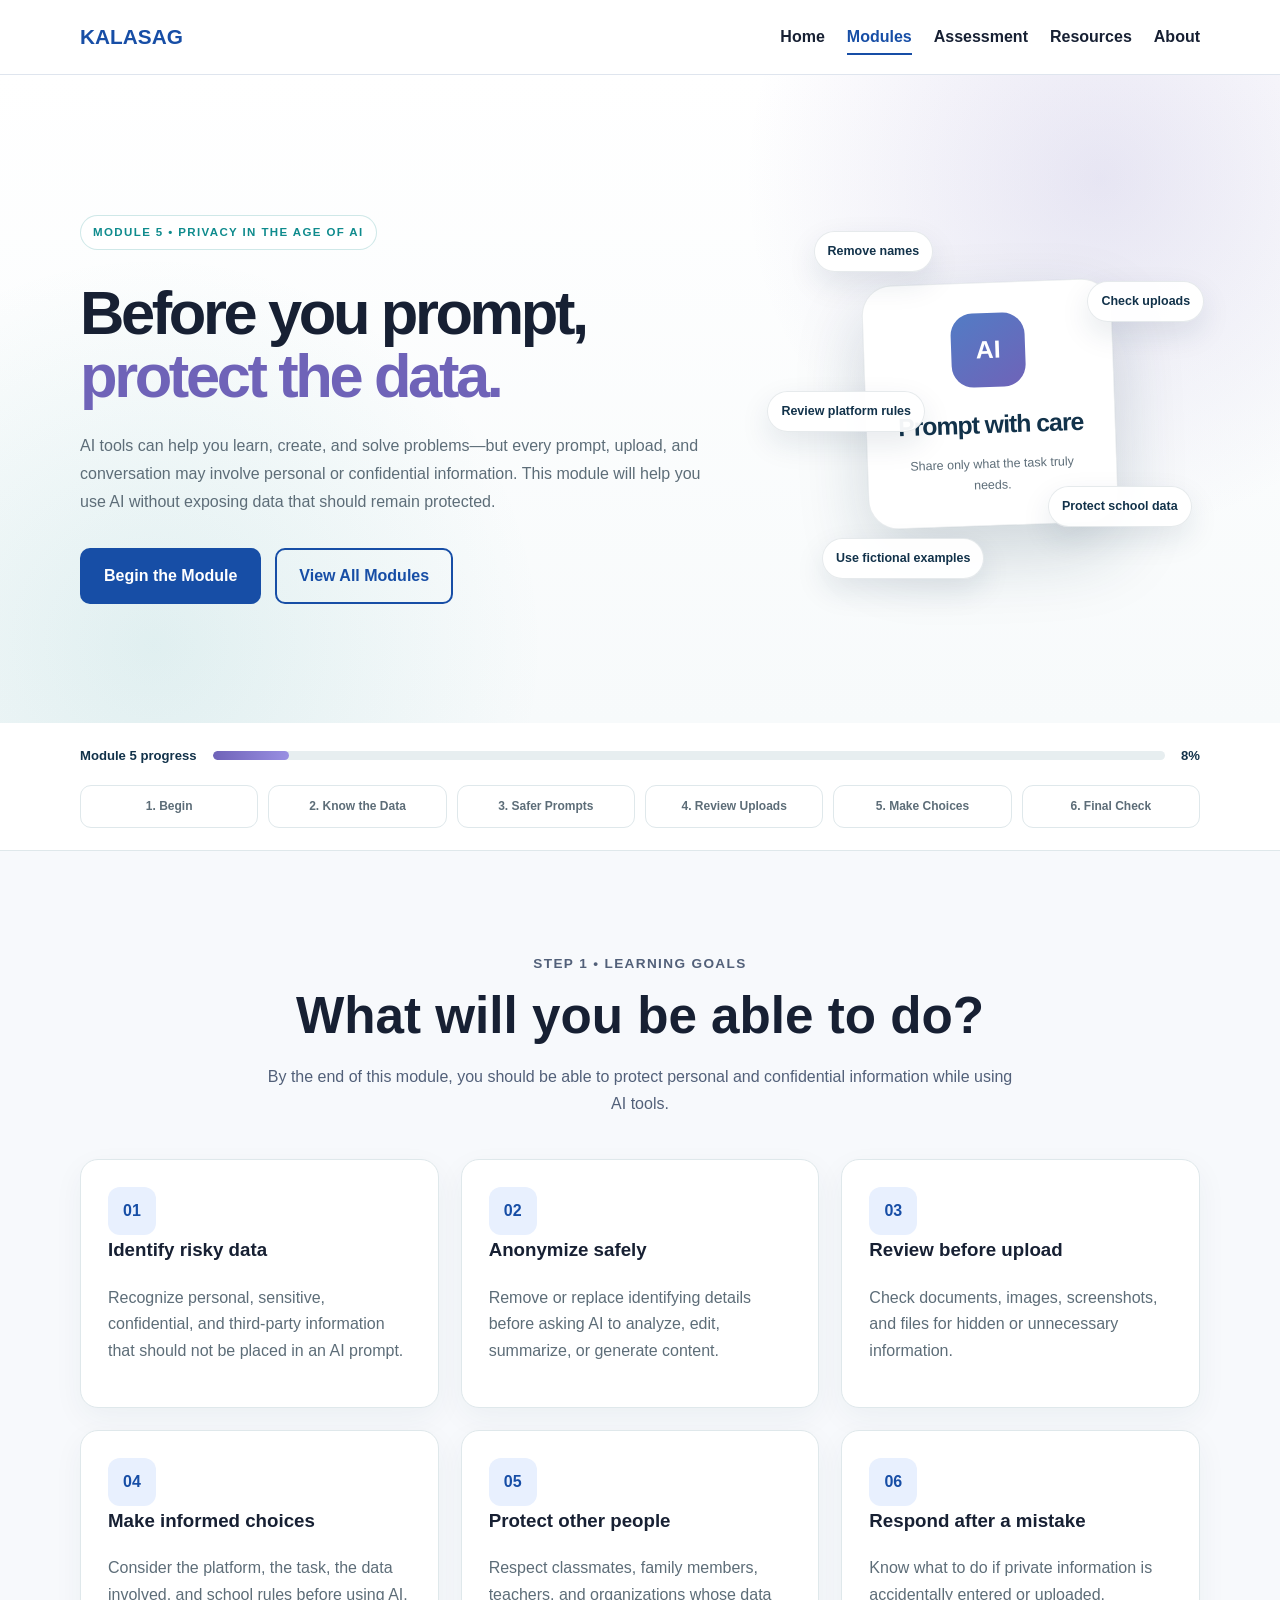
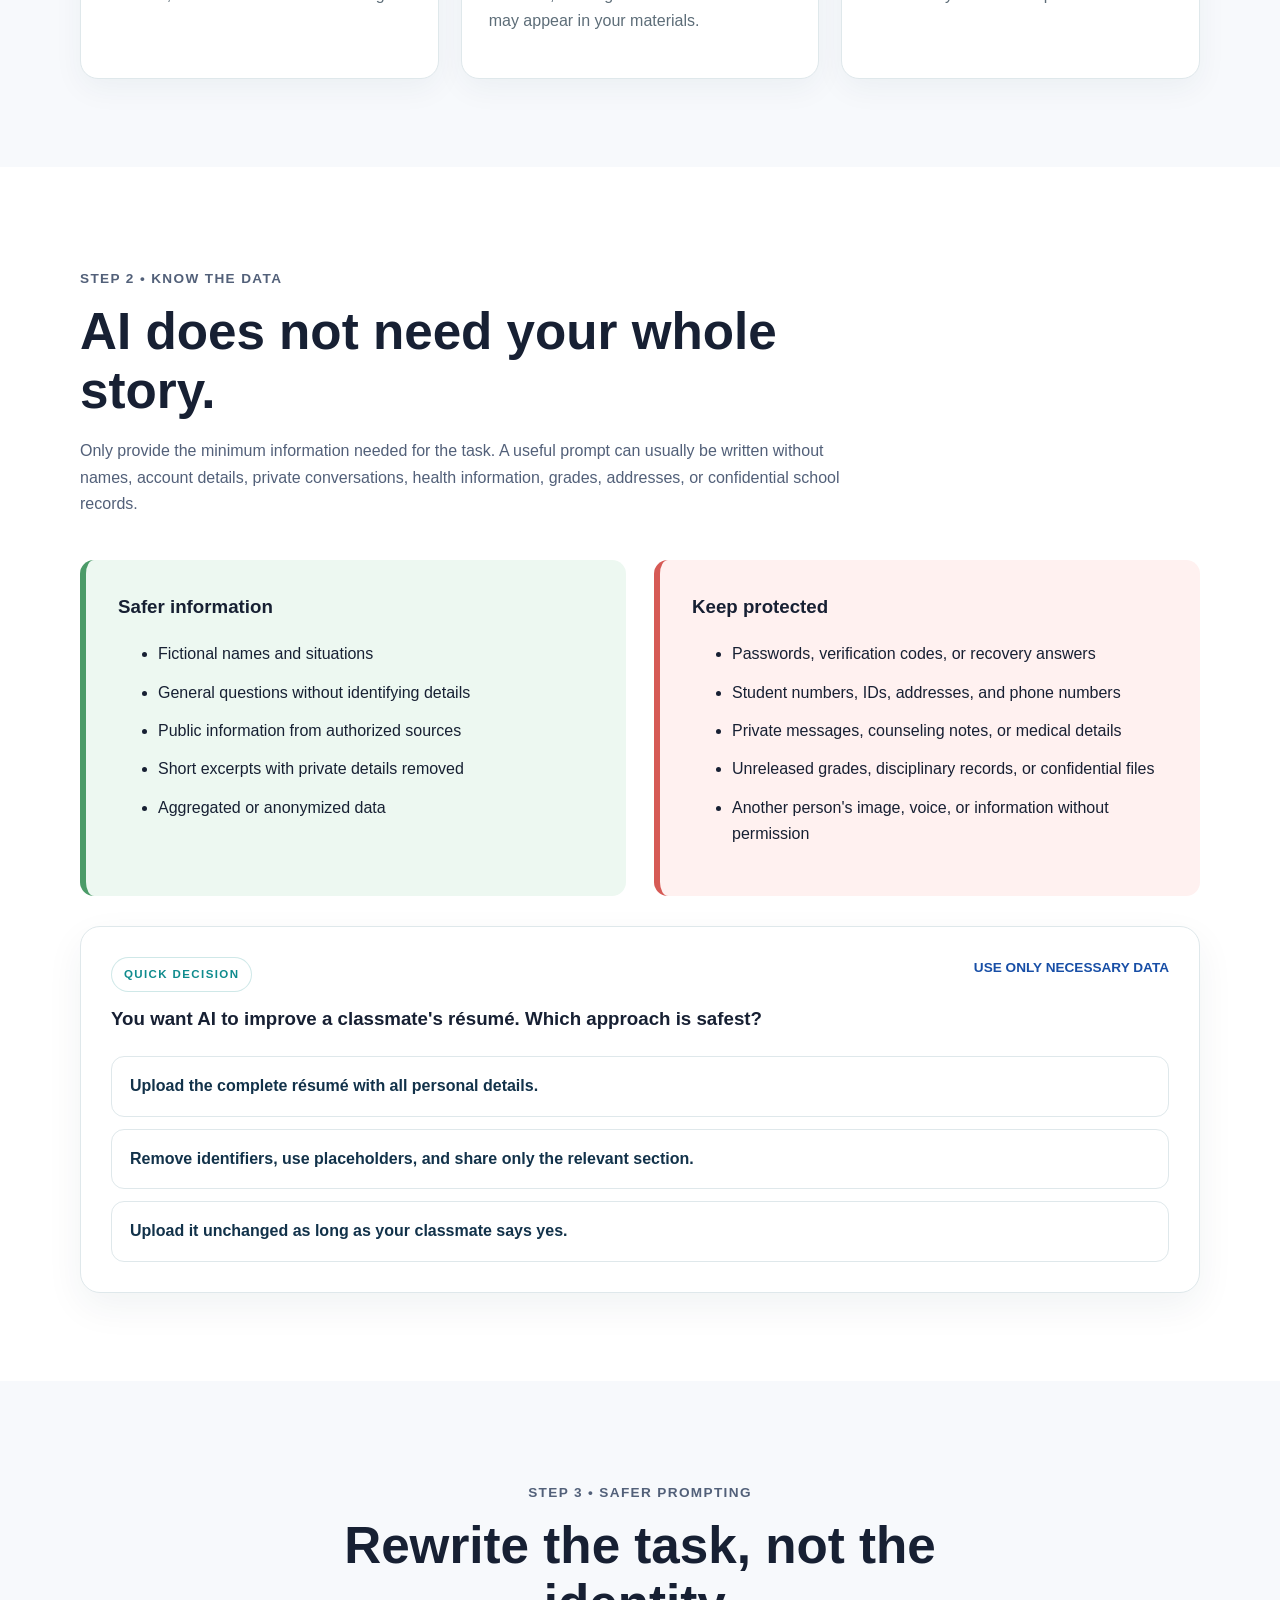
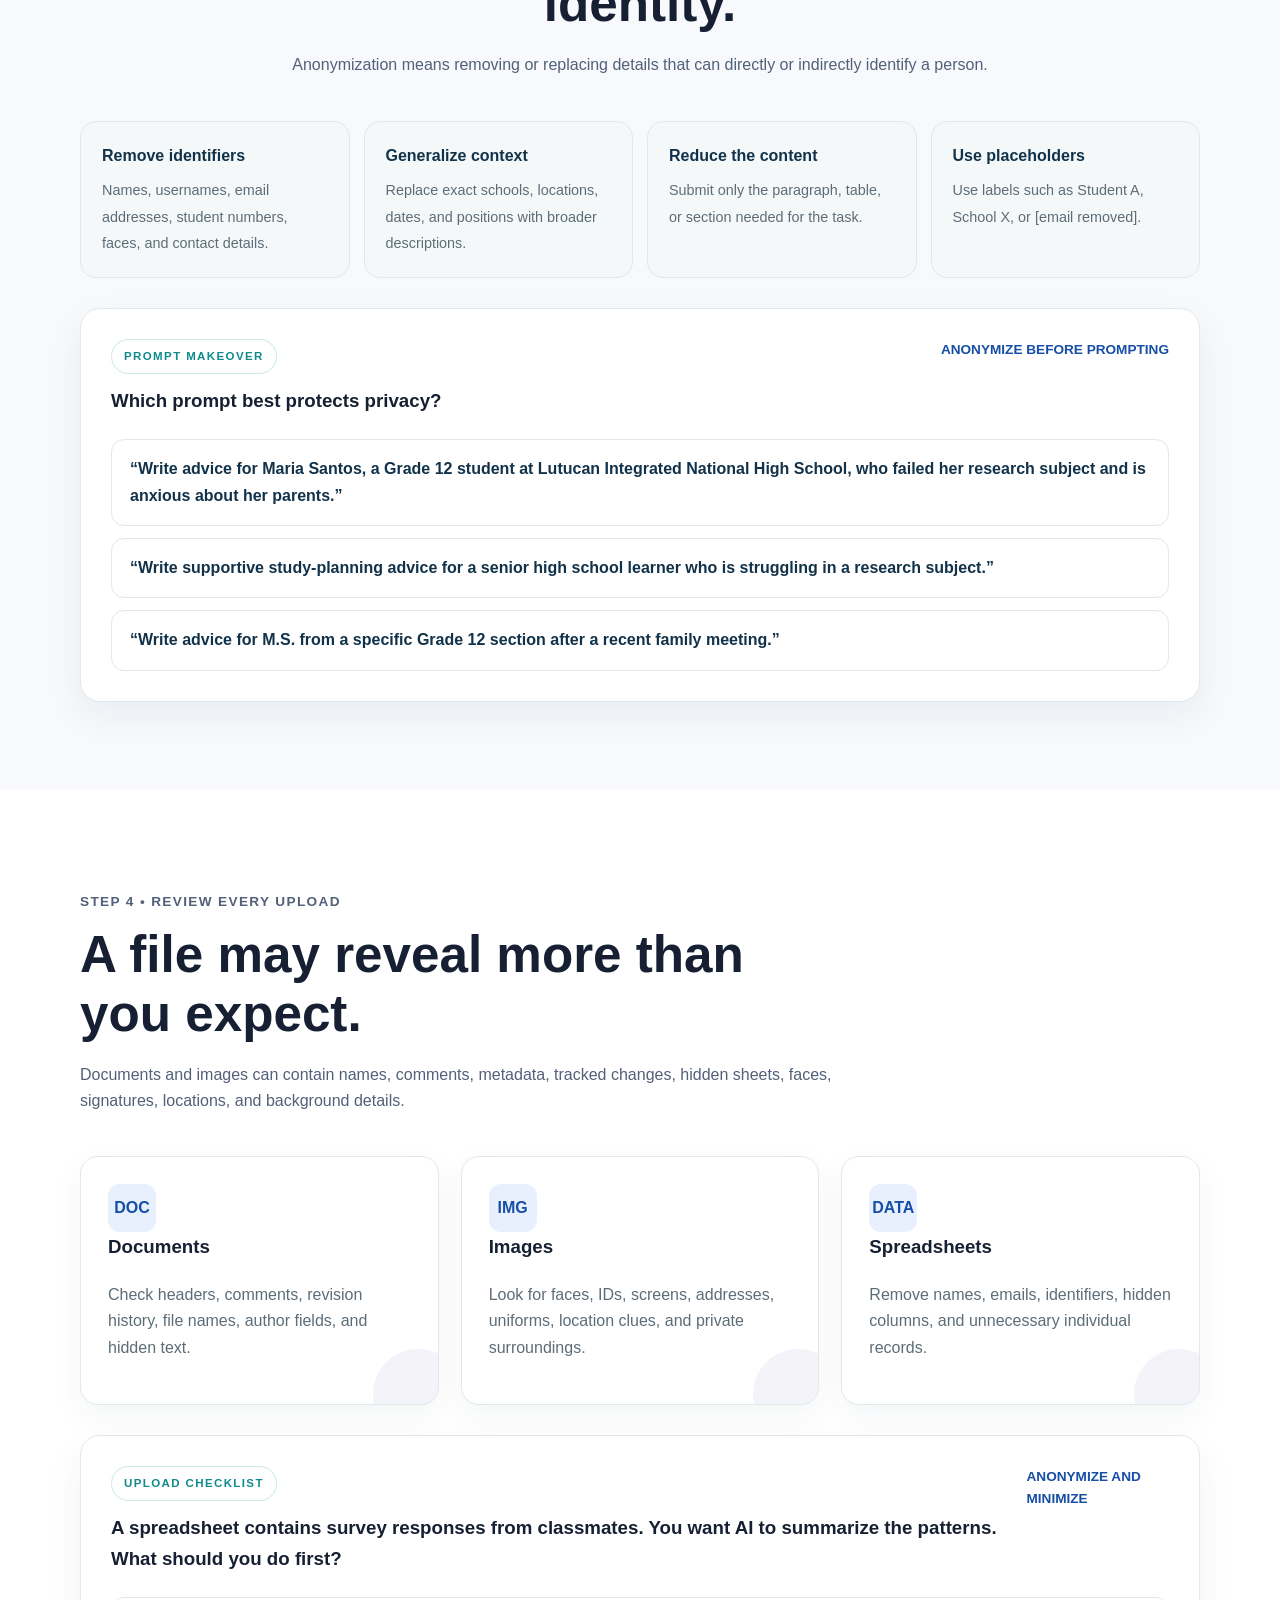
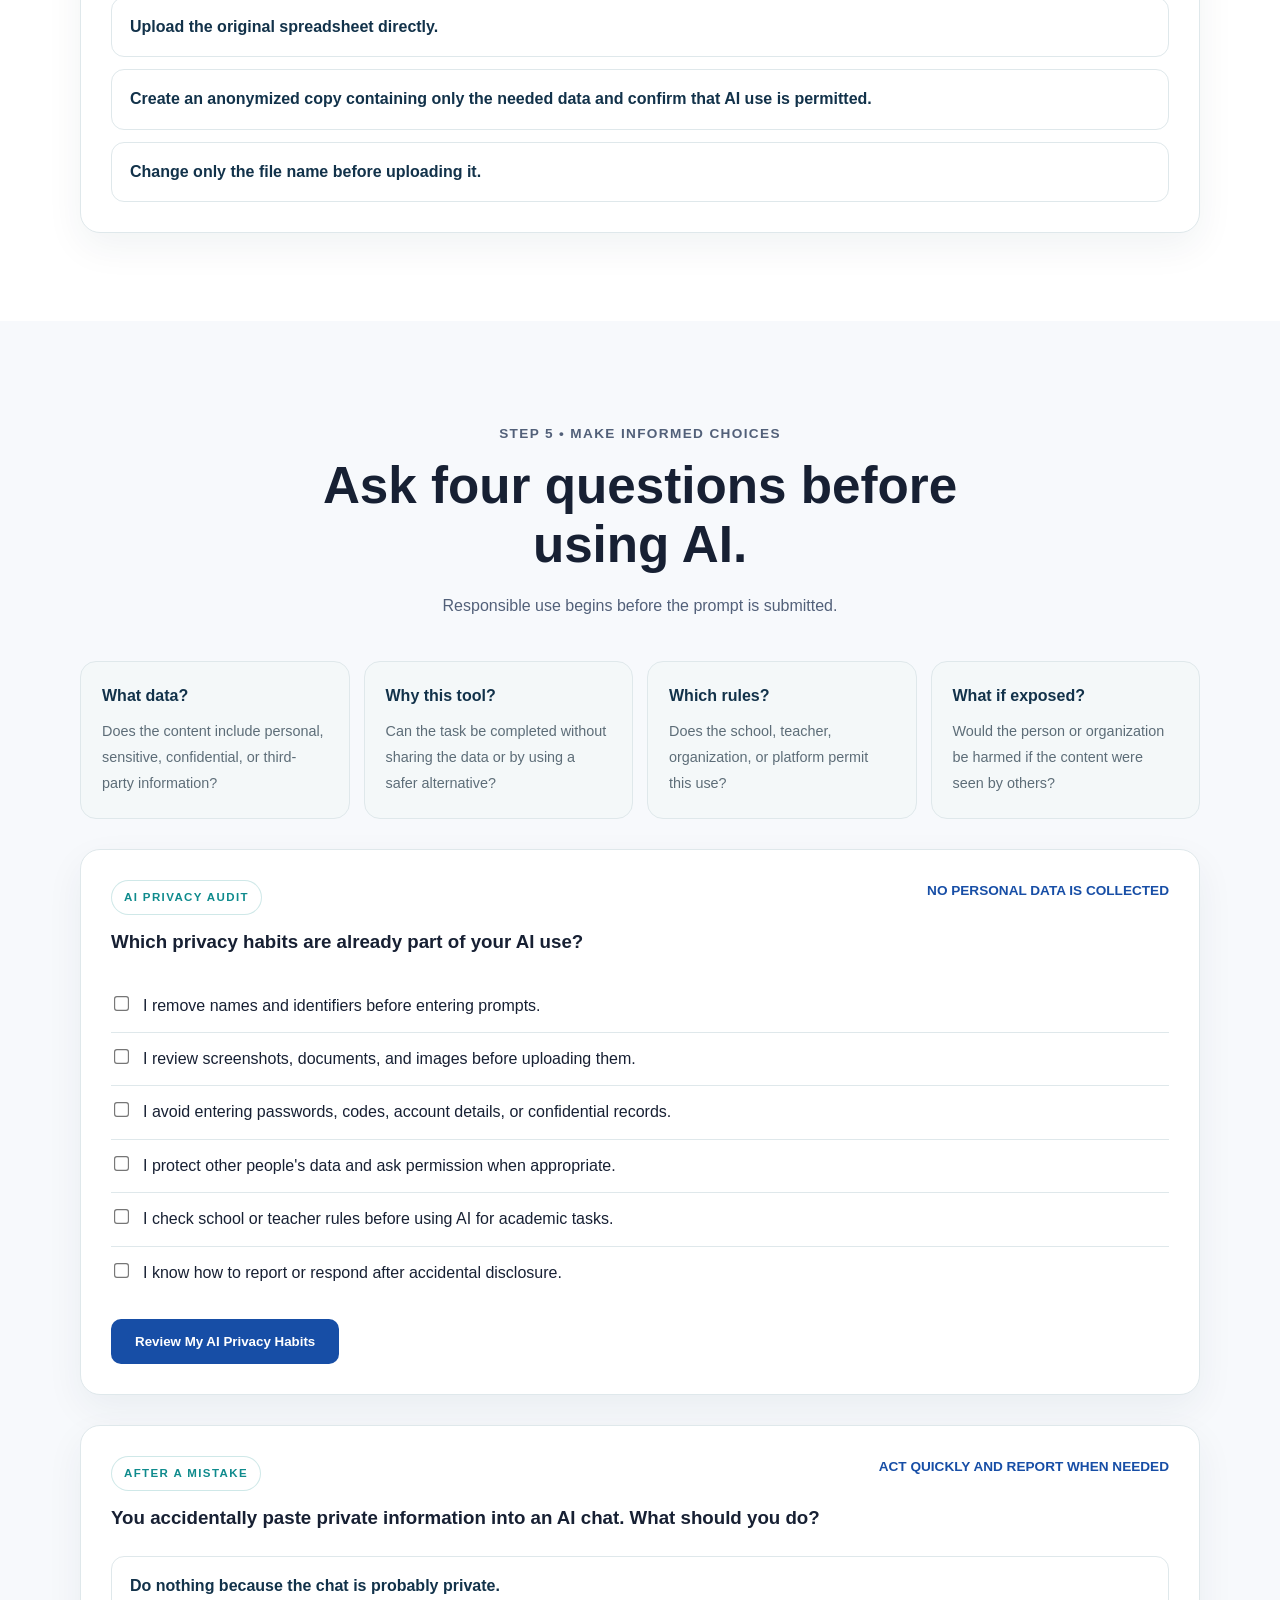
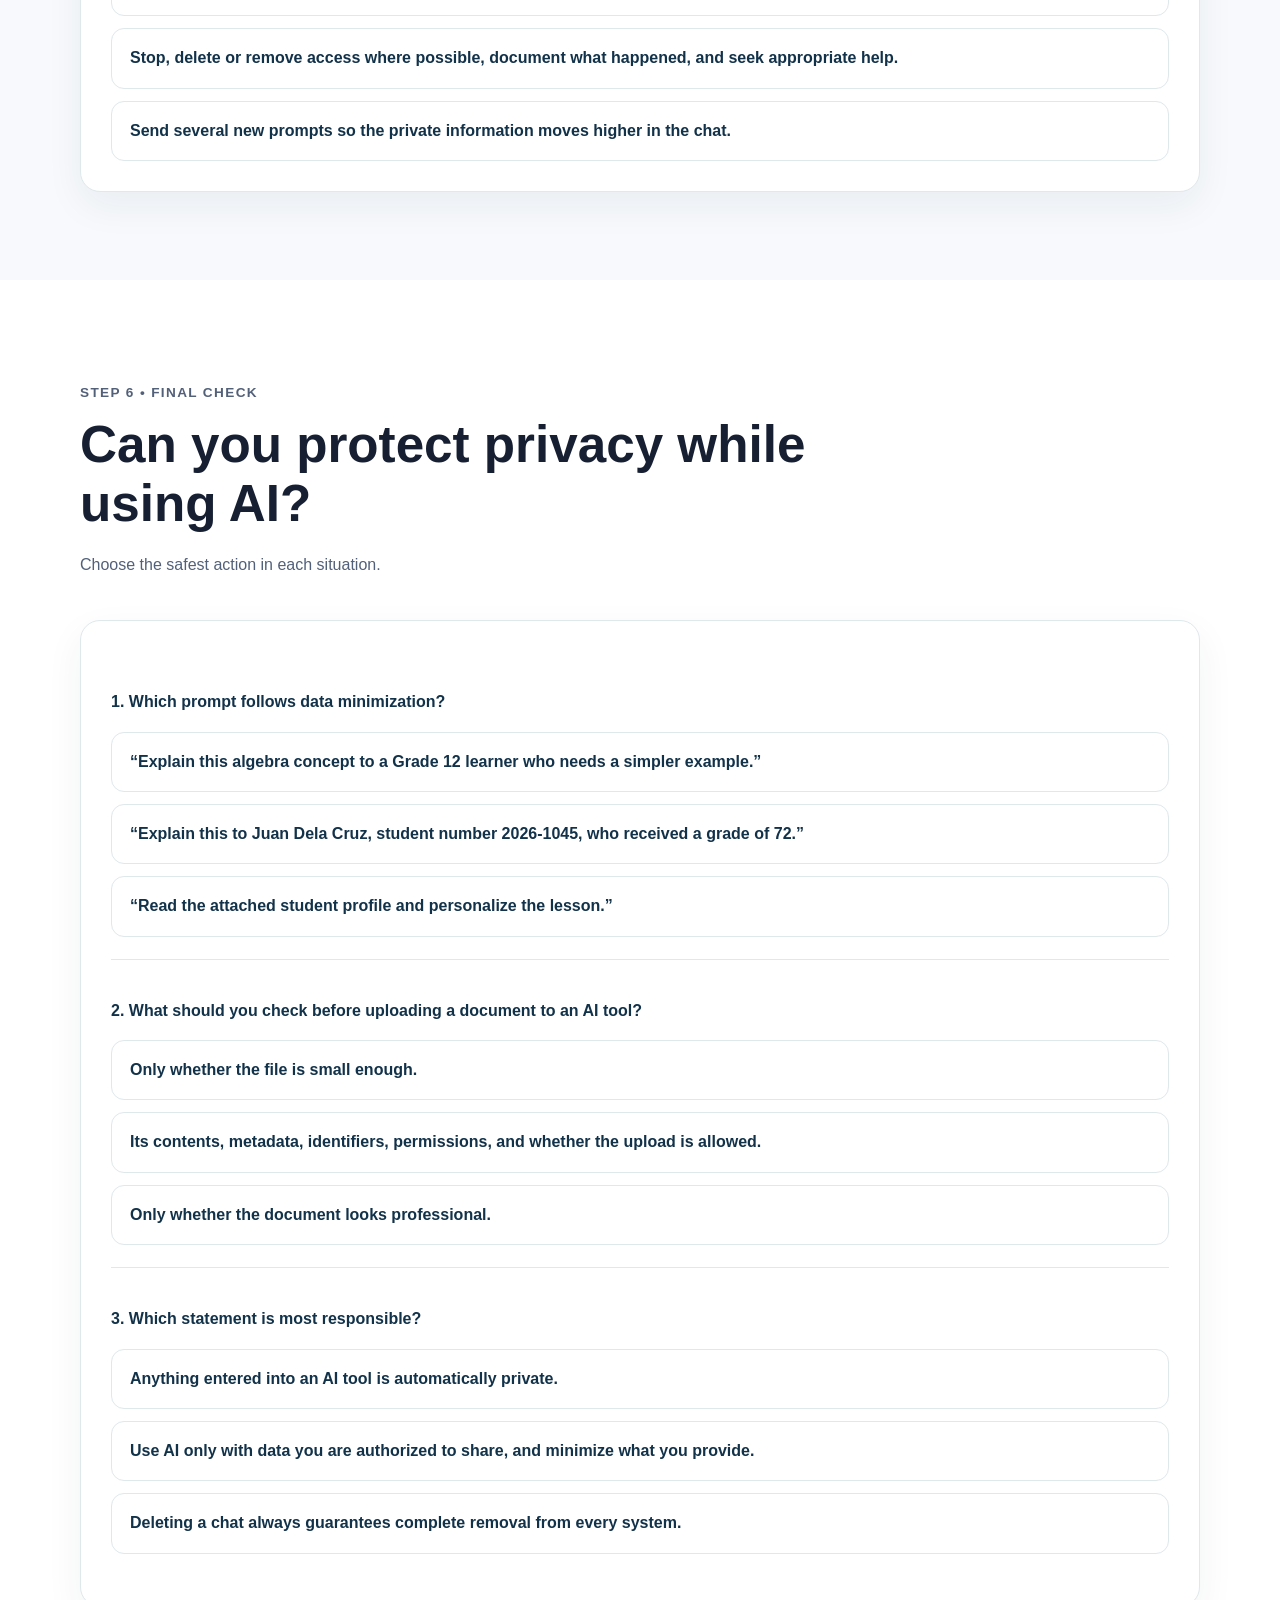
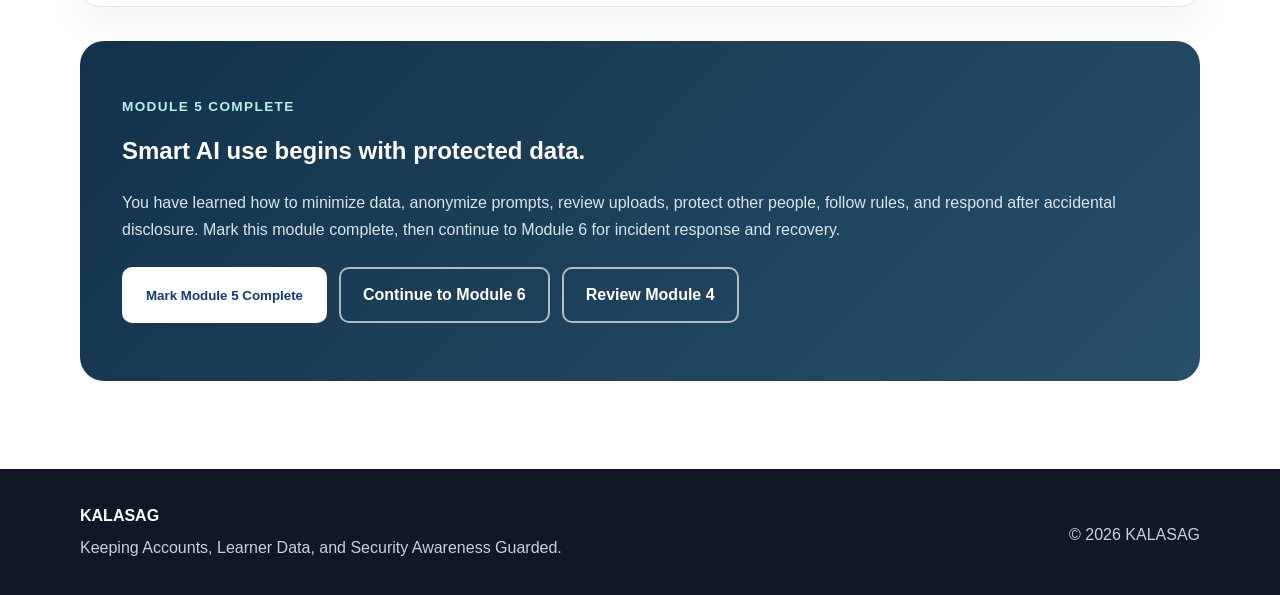
<file: module5.html>
<!DOCTYPE html>
<html lang="en">
<head>
    <meta charset="UTF-8">
    <meta name="viewport" content="width=device-width, initial-scale=1.0">
    <meta name="description" content="KALASAG Module 5: Privacy in the Age of AI. Learn how to protect personal and confidential information when using AI tools, anonymize prompts, review uploads, and make privacy-conscious decisions.">
    <title>Module 5: Privacy in the Age of AI | KALASAG</title>
    <link rel="stylesheet" href="css/style.css">
    <style>
        :root {
            --kalasag-navy: #12324a;
            --kalasag-teal: #0f8b8d;
            --kalasag-pale: #f4f8f9;
            --kalasag-border: #dfe8eb;
            --kalasag-muted: #5d6d78;
            --kalasag-safe: #eaf7f3;
            --kalasag-warn: #fff5df;
            --kalasag-danger: #fff0ef;
            --kalasag-purple: #6f63b8;
            --kalasag-blue: #527cc5;
            --kalasag-coral: #d96b65;
        }

        .module-hero {
            min-height: 72vh;
            display: grid;
            align-items: center;
            padding: 74px 0 64px;
            overflow: hidden;
            background:
                radial-gradient(circle at 86% 16%, rgba(111,99,184,0.16), transparent 29%),
                radial-gradient(circle at 12% 88%, rgba(15,139,141,0.10), transparent 31%),
                linear-gradient(180deg, #ffffff 0%, #f7fafb 100%);
        }

        .module-hero .hero-grid {
            grid-template-columns: minmax(0, 1.08fr) minmax(300px, 0.72fr);
            gap: 70px;
        }

        .module-hero .eyebrow,
        .journey-label {
            display: inline-flex;
            align-items: center;
            gap: 8px;
            padding: 7px 12px;
            border: 1px solid rgba(15,139,141,0.2);
            border-radius: 999px;
            background: rgba(255,255,255,0.84);
            color: var(--kalasag-teal);
            font-size: 0.72rem;
            font-weight: 800;
            letter-spacing: 0.12em;
            text-transform: uppercase;
        }

        .module-hero h1 {
            max-width: 760px;
            margin: 20px 0 0;
            font-size: clamp(2.35rem, 4.8vw, 4.45rem);
            line-height: 1.02;
            letter-spacing: -0.055em;
            text-wrap: balance;
        }

        .module-hero h1 span { color: var(--kalasag-purple); }

        .module-hero .hero-description {
            max-width: 680px;
            margin: 24px 0 0;
            color: var(--kalasag-muted);
            font-size: clamp(1rem, 1.25vw, 1.12rem);
            line-height: 1.75;
        }

        .share-visual {
            position: relative;
            min-height: 390px;
            display: grid;
            place-items: center;
        }

        .share-core {
            position: relative;
            z-index: 2;
            width: 242px;
            min-height: 202px;
            padding: 30px;
            display: grid;
            place-items: center;
            border: 1px solid rgba(18,50,74,0.09);
            border-radius: 30px;
            background: #ffffff;
            box-shadow: 0 30px 70px rgba(18,50,74,0.18);
            transform: rotate(2deg);
        }

        .share-core::before {
            content: "↗";
            width: 68px;
            height: 68px;
            display: grid;
            place-items: center;
            border-radius: 20px;
            background: linear-gradient(145deg, var(--kalasag-purple), #958ade);
            color: #ffffff;
            font-size: 2rem;
            font-weight: 900;
        }

        .share-core strong {
            display: block;
            margin-top: 18px;
            color: var(--kalasag-navy);
            font-size: 1.65rem;
            letter-spacing: -0.04em;
            text-align: center;
        }

        .share-core span {
            display: block;
            margin-top: 8px;
            color: var(--kalasag-muted);
            font-size: 0.78rem;
            text-align: center;
        }

        .privacy-chip {
            position: absolute;
            z-index: 3;
            padding: 9px 13px;
            border: 1px solid rgba(18,50,74,0.10);
            border-radius: 999px;
            background: rgba(255,255,255,0.95);
            box-shadow: 0 12px 30px rgba(18,50,74,0.10);
            color: var(--kalasag-navy);
            font-size: 0.78rem;
            font-weight: 800;
        }

        .privacy-chip.one { top: 22px; left: 8%; }
        .privacy-chip.two { top: 72px; right: -1%; }
        .privacy-chip.three { bottom: 72px; right: 2%; }
        .privacy-chip.four { bottom: 20px; left: 10%; }
        .privacy-chip.five { top: 182px; left: -3%; }

        .progress-wrap {
            padding: 22px 0;
            border-bottom: 1px solid var(--kalasag-border);
            background: #ffffff;
        }

        .progress-shell {
            display: grid;
            grid-template-columns: auto 1fr auto;
            gap: 16px;
            align-items: center;
        }

        .progress-title,
        .progress-value {
            color: var(--kalasag-navy);
            font-size: 0.82rem;
            font-weight: 800;
        }

        .progress-track {
            height: 9px;
            overflow: hidden;
            border-radius: 999px;
            background: #e7eef0;
        }

        .progress-bar {
            width: 0;
            height: 100%;
            border-radius: inherit;
            background: linear-gradient(90deg, var(--kalasag-purple), #998fe2);
            transition: width 0.35s ease;
        }

        .journey-nav {
            display: grid;
            grid-template-columns: repeat(6, 1fr);
            gap: 10px;
            margin-top: 18px;
        }

        .journey-nav a {
            display: block;
            padding: 11px 8px;
            border: 1px solid var(--kalasag-border);
            border-radius: 11px;
            background: #ffffff;
            color: var(--kalasag-muted);
            font-size: 0.75rem;
            font-weight: 800;
            text-align: center;
            text-decoration: none;
        }

        .journey-nav a:hover,
        .journey-nav a:focus {
            border-color: rgba(111,99,184,0.5);
            color: var(--kalasag-purple);
        }

        .learning-card-grid,
        .scenario-grid,
        .permission-grid {
            display: grid;
            grid-template-columns: repeat(3, minmax(0, 1fr));
            gap: 22px;
        }

        .learning-card,
        .scenario-card,
        .permission-card,
        .reflection-card {
            padding: 27px;
            border: 1px solid var(--kalasag-border);
            border-radius: 18px;
            background: #ffffff;
            box-shadow: 0 10px 30px rgba(18,50,74,0.05);
        }

        .learning-card .number,
        .permission-card .number {
            width: 44px;
            height: 44px;
            display: grid;
            place-items: center;
            margin-bottom: 18px;
            border-radius: 14px;
            background: rgba(111,99,184,0.12);
            color: var(--kalasag-purple);
            font-weight: 900;
        }

        .learning-card h3,
        .scenario-card h3,
        .permission-card h3 { margin-top: 0; }

        .learning-card p,
        .scenario-card p,
        .permission-card p { color: var(--kalasag-muted); }

        .mini-list {
            margin: 16px 0 0;
            padding-left: 20px;
            color: var(--kalasag-muted);
        }

        .mini-list li { margin-bottom: 8px; }

        .privacy-spectrum {
            display: grid;
            grid-template-columns: repeat(3, 1fr);
            gap: 18px;
            margin-top: 30px;
        }

        .spectrum-card {
            padding: 25px;
            border-radius: 18px;
            border: 1px solid var(--kalasag-border);
        }

        .spectrum-card.safe { background: var(--kalasag-safe); border-color: rgba(15,139,141,0.25); }
        .spectrum-card.caution { background: var(--kalasag-warn); border-color: rgba(217,155,40,0.25); }
        .spectrum-card.private { background: var(--kalasag-danger); border-color: rgba(217,107,101,0.25); }
        .spectrum-card h3 { margin-top: 0; }
        .spectrum-card p { margin-bottom: 0; color: var(--kalasag-muted); }

        .activity-panel {
            margin-top: 30px;
            padding: 30px;
            border: 1px solid var(--kalasag-border);
            border-radius: 20px;
            background: #ffffff;
            box-shadow: 0 14px 38px rgba(18,50,74,0.06);
        }

        .activity-header {
            display: flex;
            justify-content: space-between;
            gap: 24px;
            align-items: flex-start;
            margin-bottom: 22px;
        }

        .activity-header h3 { margin: 12px 0 0; }

        .choice-list {
            display: grid;
            gap: 12px;
        }

        .choice-button {
            width: 100%;
            padding: 16px 18px;
            border: 1px solid var(--kalasag-border);
            border-radius: 13px;
            background: #ffffff;
            color: var(--kalasag-navy);
            font: inherit;
            font-weight: 700;
            text-align: left;
            cursor: pointer;
            transition: border-color 0.2s ease, transform 0.2s ease, background 0.2s ease;
        }

        .choice-button:hover,
        .choice-button:focus {
            border-color: rgba(111,99,184,0.55);
            transform: translateY(-1px);
        }

        .choice-button.correct { background: var(--kalasag-safe); border-color: rgba(15,139,141,0.55); }
        .choice-button.incorrect { background: var(--kalasag-danger); border-color: rgba(217,107,101,0.5); }

        .feedback,
        .result-panel {
            display: none;
            margin-top: 16px;
            padding: 15px 17px;
            border-radius: 13px;
            color: var(--kalasag-navy);
            font-weight: 700;
            line-height: 1.55;
        }

        .feedback.show,
        .result-panel.show { display: block; }
        .feedback.good { background: var(--kalasag-safe); }
        .feedback.review { background: var(--kalasag-warn); }
        .result-panel { background: var(--kalasag-pale); border: 1px solid var(--kalasag-border); }

        .permission-card { position: relative; overflow: hidden; }
        .permission-card::after {
            content: "";
            position: absolute;
            inset: auto -25px -35px auto;
            width: 90px;
            height: 90px;
            border-radius: 50%;
            background: rgba(111,99,184,0.08);
        }

        .decision-strip {
            display: grid;
            grid-template-columns: repeat(4, 1fr);
            gap: 14px;
            margin-top: 28px;
        }

        .decision-step {
            padding: 21px;
            border-radius: 16px;
            background: var(--kalasag-pale);
            border: 1px solid var(--kalasag-border);
        }

        .decision-step strong {
            display: block;
            margin-bottom: 8px;
            color: var(--kalasag-navy);
        }

        .decision-step span { color: var(--kalasag-muted); font-size: 0.9rem; }

        .check-item {
            display: flex;
            gap: 12px;
            align-items: flex-start;
            padding: 13px 0;
            border-bottom: 1px solid var(--kalasag-border);
        }

        .check-item:last-child { border-bottom: 0; }
        .check-item input { margin-top: 4px; transform: scale(1.15); accent-color: var(--kalasag-purple); }

        .question-card {
            padding: 22px 0;
            border-bottom: 1px solid var(--kalasag-border);
        }

        .question-card:last-child { border-bottom: 0; }
        .question-card p { color: var(--kalasag-navy); font-weight: 800; }

        .module-complete {
            padding: 42px;
            border-radius: 24px;
            background: linear-gradient(135deg, var(--kalasag-navy), #284f69);
            color: #ffffff;
        }

        .module-complete .eyebrow { color: #b9eee7; }
        .module-complete h2 { margin-top: 10px; color: #ffffff; }
        .module-complete p { color: #d9e4ea; }

        .completion-actions {
            display: flex;
            flex-wrap: wrap;
            gap: 12px;
            margin-top: 24px;
        }

        @media (max-width: 900px) {
            .module-hero .hero-grid,
            .privacy-spectrum,
            .decision-strip { grid-template-columns: 1fr 1fr; }
            .learning-card-grid,
            .scenario-grid,
            .permission-grid { grid-template-columns: 1fr 1fr; }
            .journey-nav { grid-template-columns: repeat(3, 1fr); }
        }

        @media (max-width: 700px) {
            .module-hero { padding-top: 48px; }
            .module-hero .hero-grid,
            .learning-card-grid,
            .scenario-grid,
            .permission-grid,
            .privacy-spectrum,
            .decision-strip { grid-template-columns: 1fr; }
            .share-visual { min-height: 330px; }
            .privacy-chip.one { left: 0; }
            .privacy-chip.two { right: 0; }
            .privacy-chip.three { right: 0; }
            .privacy-chip.five { left: 0; }
            .progress-shell { grid-template-columns: 1fr auto; }
            .progress-title { grid-column: 1 / -1; }
            .journey-nav { grid-template-columns: repeat(2, 1fr); }
            .activity-header { flex-direction: column; }
            .module-complete { padding: 30px 22px; }
        }

        .ai-visual { position: relative; min-height: 390px; display: grid; place-items: center; }
        .ai-core { position: relative; z-index: 2; width: 250px; min-height: 205px; padding: 30px; display: grid; place-items: center; border: 1px solid rgba(18,50,74,0.09); border-radius: 30px; background: #fff; box-shadow: 0 30px 70px rgba(18,50,74,0.18); transform: rotate(-2deg); }
        .ai-core::before { content: "AI"; width: 74px; height: 74px; display: grid; place-items: center; border-radius: 22px; background: linear-gradient(145deg, var(--kalasag-blue), var(--kalasag-purple)); color:#fff; font-size:1.55rem; font-weight:900; }
        .ai-core strong { display:block; margin-top:18px; color:var(--kalasag-navy); font-size:1.55rem; letter-spacing:-0.04em; text-align:center; }
        .ai-core span { display:block; margin-top:8px; color:var(--kalasag-muted); font-size:.78rem; text-align:center; }
        .data-chip { position:absolute; z-index:3; padding:9px 13px; border:1px solid rgba(18,50,74,.10); border-radius:999px; background:rgba(255,255,255,.95); box-shadow:0 12px 30px rgba(18,50,74,.10); color:var(--kalasag-navy); font-size:.78rem; font-weight:800; }
        .data-chip.one { top:22px; left:8%; } .data-chip.two { top:72px; right:-1%; } .data-chip.three { bottom:72px; right:2%; } .data-chip.four { bottom:20px; left:10%; } .data-chip.five { top:182px; left:-3%; }
</style>
</head>
<body>
<header class="site-header">
    <nav class="container navigation">
        <a class="logo" href="index.html">KALASAG</a>
        <button class="menu-button" id="menuButton" type="button" aria-label="Open navigation menu" aria-expanded="false" aria-controls="navLinks">☰</button>
        <ul class="nav-links" id="navLinks">
            <li><a href="index.html">Home</a></li>
            <li><a class="active" href="modules.html">Modules</a></li>
            <li><a href="assessment.html">Assessment</a></li>
            <li><a href="resources.html">Resources</a></li>
            <li><a href="about.html">About</a></li>
        </ul>
    </nav>
</header>

<main>
    <section class="module-hero">
        <div class="container hero-grid">
            <div>
                <p class="eyebrow">Module 5 • Privacy in the Age of AI</p>
                <h1>Before you prompt, <span>protect the data.</span></h1>
                <p class="hero-description">AI tools can help you learn, create, and solve problems—but every prompt, upload, and conversation may involve personal or confidential information. This module will help you use AI without exposing data that should remain protected.</p>
                <div class="hero-actions">
                    <a class="button primary-button" href="#objectives">Begin the Module</a>
                    <a class="button secondary-button" href="modules.html">View All Modules</a>
                </div>
            </div>
            <div class="ai-visual" aria-label="AI privacy illustration">
                <div class="ai-core"><div><strong>Prompt with care</strong><span>Share only what the task truly needs.</span></div></div>
                <span class="data-chip one">Remove names</span>
                <span class="data-chip two">Check uploads</span>
                <span class="data-chip three">Protect school data</span>
                <span class="data-chip four">Use fictional examples</span>
                <span class="data-chip five">Review platform rules</span>
            </div>
        </div>
    </section>

    <section class="progress-wrap" aria-label="Module progress">
        <div class="container">
            <div class="progress-shell"><span class="progress-title">Module 5 progress</span><div class="progress-track"><div class="progress-bar" id="progressBar"></div></div><span class="progress-value" id="progressValue">0%</span></div>
            <div class="journey-nav">
                <a href="#objectives">1. Begin</a><a href="#data">2. Know the Data</a><a href="#prompts">3. Safer Prompts</a><a href="#uploads">4. Review Uploads</a><a href="#choices">5. Make Choices</a><a href="#challenge">6. Final Check</a>
            </div>
        </div>
    </section>

    <section class="section" id="objectives" data-progress="16">
        <div class="container">
            <div class="section-heading centered-heading">
                <p class="eyebrow">Step 1 • Learning Goals</p>
                <h2>What will you be able to do?</h2>
                <p>By the end of this module, you should be able to protect personal and confidential information while using AI tools.</p>
            </div>
            <div class="learning-card-grid">
                <article class="learning-card"><div class="card-icon">01</div><h3>Identify risky data</h3><p>Recognize personal, sensitive, confidential, and third-party information that should not be placed in an AI prompt.</p></article>
                <article class="learning-card"><div class="card-icon">02</div><h3>Anonymize safely</h3><p>Remove or replace identifying details before asking AI to analyze, edit, summarize, or generate content.</p></article>
                <article class="learning-card"><div class="card-icon">03</div><h3>Review before upload</h3><p>Check documents, images, screenshots, and files for hidden or unnecessary information.</p></article>
                <article class="learning-card"><div class="card-icon">04</div><h3>Make informed choices</h3><p>Consider the platform, the task, the data involved, and school rules before using AI.</p></article>
                <article class="learning-card"><div class="card-icon">05</div><h3>Protect other people</h3><p>Respect classmates, family members, teachers, and organizations whose data may appear in your materials.</p></article>
                <article class="learning-card"><div class="card-icon">06</div><h3>Respond after a mistake</h3><p>Know what to do if private information is accidentally entered or uploaded.</p></article>
            </div>
        </div>
    </section>

    <section class="section alternate-section" id="data" data-progress="34">
        <div class="container">
            <div class="section-heading"><p class="eyebrow">Step 2 • Know the Data</p><h2>AI does not need your whole story.</h2><p>Only provide the minimum information needed for the task. A useful prompt can usually be written without names, account details, private conversations, health information, grades, addresses, or confidential school records.</p></div>
            <div class="comparison-grid">
                <article class="comparison-card responsible-card"><h3>Safer information</h3><ul><li>Fictional names and situations</li><li>General questions without identifying details</li><li>Public information from authorized sources</li><li>Short excerpts with private details removed</li><li>Aggregated or anonymized data</li></ul></article>
                <article class="comparison-card irresponsible-card"><h3>Keep protected</h3><ul><li>Passwords, verification codes, or recovery answers</li><li>Student numbers, IDs, addresses, and phone numbers</li><li>Private messages, counseling notes, or medical details</li><li>Unreleased grades, disciplinary records, or confidential files</li><li>Another person's image, voice, or information without permission</li></ul></article>
            </div>
            <div class="activity-panel">
                <div class="activity-header"><div><span class="journey-label">Quick decision</span><h3>You want AI to improve a classmate's résumé. Which approach is safest?</h3></div><span class="module-number">Use only necessary data</span></div>
                <div class="choice-list" data-question="data1">
                    <button class="choice-button" data-correct="false" data-feedback="The résumé may contain a full name, address, phone number, email, references, and other personal details that are not required for editing advice.">Upload the complete résumé with all personal details.</button>
                    <button class="choice-button" data-correct="true" data-feedback="Correct. Replace identifying details with fictional placeholders and include only the section that needs feedback.">Remove identifiers, use placeholders, and share only the relevant section.</button>
                    <button class="choice-button" data-correct="false" data-feedback="Permission matters, but data minimization is still necessary. Consent alone does not remove privacy risk.">Upload it unchanged as long as your classmate says yes.</button>
                </div><div class="feedback" id="data1-feedback"></div>
            </div>
        </div>
    </section>

    <section class="section" id="prompts" data-progress="54">
        <div class="container">
            <div class="section-heading centered-heading"><p class="eyebrow">Step 3 • Safer Prompting</p><h2>Rewrite the task, not the identity.</h2><p>Anonymization means removing or replacing details that can directly or indirectly identify a person.</p></div>
            <div class="decision-strip">
                <div class="decision-step"><strong>Remove identifiers</strong><span>Names, usernames, email addresses, student numbers, faces, and contact details.</span></div>
                <div class="decision-step"><strong>Generalize context</strong><span>Replace exact schools, locations, dates, and positions with broader descriptions.</span></div>
                <div class="decision-step"><strong>Reduce the content</strong><span>Submit only the paragraph, table, or section needed for the task.</span></div>
                <div class="decision-step"><strong>Use placeholders</strong><span>Use labels such as Student A, School X, or [email removed].</span></div>
            </div>
            <div class="activity-panel">
                <div class="activity-header"><div><span class="journey-label">Prompt makeover</span><h3>Which prompt best protects privacy?</h3></div><span class="module-number">Anonymize before prompting</span></div>
                <div class="choice-list" data-question="prompt1">
                    <button class="choice-button" data-correct="false" data-feedback="This prompt exposes a learner's full identity, school, grade, and a personal situation.">“Write advice for Maria Santos, a Grade 12 student at Lutucan Integrated National High School, who failed her research subject and is anxious about her parents.”</button>
                    <button class="choice-button" data-correct="true" data-feedback="Correct. The prompt keeps the educational purpose while removing unnecessary identifying information.">“Write supportive study-planning advice for a senior high school learner who is struggling in a research subject.”</button>
                    <button class="choice-button" data-correct="false" data-feedback="Initials, an exact school, and a specific personal event may still identify the person in a small community.">“Write advice for M.S. from a specific Grade 12 section after a recent family meeting.”</button>
                </div><div class="feedback" id="prompt1-feedback"></div>
            </div>
        </div>
    </section>

    <section class="section alternate-section" id="uploads" data-progress="70">
        <div class="container">
            <div class="section-heading"><p class="eyebrow">Step 4 • Review Every Upload</p><h2>A file may reveal more than you expect.</h2><p>Documents and images can contain names, comments, metadata, tracked changes, hidden sheets, faces, signatures, locations, and background details.</p></div>
            <div class="permission-grid">
                <article class="permission-card"><div class="card-icon">DOC</div><h3>Documents</h3><p>Check headers, comments, revision history, file names, author fields, and hidden text.</p></article>
                <article class="permission-card"><div class="card-icon">IMG</div><h3>Images</h3><p>Look for faces, IDs, screens, addresses, uniforms, location clues, and private surroundings.</p></article>
                <article class="permission-card"><div class="card-icon">DATA</div><h3>Spreadsheets</h3><p>Remove names, emails, identifiers, hidden columns, and unnecessary individual records.</p></article>
            </div>
            <div class="activity-panel">
                <div class="activity-header"><div><span class="journey-label">Upload checklist</span><h3>A spreadsheet contains survey responses from classmates. You want AI to summarize the patterns. What should you do first?</h3></div><span class="module-number">Anonymize and minimize</span></div>
                <div class="choice-list" data-question="upload1">
                    <button class="choice-button" data-correct="false" data-feedback="Uploading the raw file may expose names, email addresses, timestamps, and open-ended responses.">Upload the original spreadsheet directly.</button>
                    <button class="choice-button" data-correct="true" data-feedback="Correct. Remove identifiers, confirm permission and school rules, and use only the variables necessary for the analysis.">Create an anonymized copy containing only the needed data and confirm that AI use is permitted.</button>
                    <button class="choice-button" data-correct="false" data-feedback="Renaming the file does not remove personal information inside the spreadsheet.">Change only the file name before uploading it.</button>
                </div><div class="feedback" id="upload1-feedback"></div>
            </div>
        </div>
    </section>

    <section class="section" id="choices" data-progress="86">
        <div class="container">
            <div class="section-heading centered-heading"><p class="eyebrow">Step 5 • Make Informed Choices</p><h2>Ask four questions before using AI.</h2><p>Responsible use begins before the prompt is submitted.</p></div>
            <div class="decision-strip">
                <div class="decision-step"><strong>What data?</strong><span>Does the content include personal, sensitive, confidential, or third-party information?</span></div>
                <div class="decision-step"><strong>Why this tool?</strong><span>Can the task be completed without sharing the data or by using a safer alternative?</span></div>
                <div class="decision-step"><strong>Which rules?</strong><span>Does the school, teacher, organization, or platform permit this use?</span></div>
                <div class="decision-step"><strong>What if exposed?</strong><span>Would the person or organization be harmed if the content were seen by others?</span></div>
            </div>
            <div class="activity-panel">
                <div class="activity-header"><div><span class="journey-label">AI privacy audit</span><h3>Which privacy habits are already part of your AI use?</h3></div><span class="module-number">No personal data is collected</span></div>
                <div id="aiAudit">
                    <label class="check-item"><input type="checkbox"><span>I remove names and identifiers before entering prompts.</span></label>
                    <label class="check-item"><input type="checkbox"><span>I review screenshots, documents, and images before uploading them.</span></label>
                    <label class="check-item"><input type="checkbox"><span>I avoid entering passwords, codes, account details, or confidential records.</span></label>
                    <label class="check-item"><input type="checkbox"><span>I protect other people's data and ask permission when appropriate.</span></label>
                    <label class="check-item"><input type="checkbox"><span>I check school or teacher rules before using AI for academic tasks.</span></label>
                    <label class="check-item"><input type="checkbox"><span>I know how to report or respond after accidental disclosure.</span></label>
                </div>
                <div style="margin-top:20px;"><button class="button primary-button" id="auditButton" type="button">Review My AI Privacy Habits</button></div>
                <div class="result-panel" id="auditResult" aria-live="polite"></div>
            </div>
            <div class="activity-panel">
                <div class="activity-header"><div><span class="journey-label">After a mistake</span><h3>You accidentally paste private information into an AI chat. What should you do?</h3></div><span class="module-number">Act quickly and report when needed</span></div>
                <div class="choice-list" data-question="mistake1">
                    <button class="choice-button" data-correct="false" data-feedback="Ignoring the incident may leave the information exposed and delay protective action.">Do nothing because the chat is probably private.</button>
                    <button class="choice-button" data-correct="true" data-feedback="Correct. Stop, remove the content if possible, review platform controls, notify affected people or school personnel when necessary, and secure any exposed accounts or documents.">Stop, delete or remove access where possible, document what happened, and seek appropriate help.</button>
                    <button class="choice-button" data-correct="false" data-feedback="Adding more messages does not remove or neutralize the original disclosure.">Send several new prompts so the private information moves higher in the chat.</button>
                </div><div class="feedback" id="mistake1-feedback"></div>
            </div>
        </div>
    </section>

    <section class="section alternate-section" id="challenge" data-progress="96">
        <div class="container">
            <div class="section-heading"><p class="eyebrow">Step 6 • Final Check</p><h2>Can you protect privacy while using AI?</h2><p>Choose the safest action in each situation.</p></div>
            <div class="activity-panel" style="margin-top:0;">
                <div class="question-card"><p>1. Which prompt follows data minimization?</p><div class="choice-list" data-question="final1">
                    <button class="choice-button" data-correct="true" data-feedback="Correct. It provides enough context for the task without identifying the learner.">“Explain this algebra concept to a Grade 12 learner who needs a simpler example.”</button>
                    <button class="choice-button" data-correct="false" data-feedback="The prompt includes unnecessary identifying and academic information.">“Explain this to Juan Dela Cruz, student number 2026-1045, who received a grade of 72.”</button>
                    <button class="choice-button" data-correct="false" data-feedback="Uploading a full student profile is unnecessary for a general explanation.">“Read the attached student profile and personalize the lesson.”</button>
                </div><div class="feedback" id="final1-feedback"></div></div>
                <div class="question-card"><p>2. What should you check before uploading a document to an AI tool?</p><div class="choice-list" data-question="final2">
                    <button class="choice-button" data-correct="false" data-feedback="File size matters for performance but does not address privacy risk.">Only whether the file is small enough.</button>
                    <button class="choice-button" data-correct="true" data-feedback="Correct. Review visible and hidden information, remove unnecessary identifiers, and confirm that the use is permitted.">Its contents, metadata, identifiers, permissions, and whether the upload is allowed.</button>
                    <button class="choice-button" data-correct="false" data-feedback="A professional-looking document can still contain private or confidential information.">Only whether the document looks professional.</button>
                </div><div class="feedback" id="final2-feedback"></div></div>
                <div class="question-card"><p>3. Which statement is most responsible?</p><div class="choice-list" data-question="final3">
                    <button class="choice-button" data-correct="false" data-feedback="AI platforms may process, store, or review submitted content depending on their settings and policies.">Anything entered into an AI tool is automatically private.</button>
                    <button class="choice-button" data-correct="true" data-feedback="Correct. Treat AI tools as external services and share only the minimum information necessary after checking rules and risks.">Use AI only with data you are authorized to share, and minimize what you provide.</button>
                    <button class="choice-button" data-correct="false" data-feedback="Deleting a chat may not guarantee that all copies or processing records are immediately removed.">Deleting a chat always guarantees complete removal from every system.</button>
                </div><div class="feedback" id="final3-feedback"></div></div>
            </div>

            <div class="module-complete" style="margin-top:34px;">
                <p class="eyebrow">Module 5 complete</p>
                <h2>Smart AI use begins with protected data.</h2>
                <p>You have learned how to minimize data, anonymize prompts, review uploads, protect other people, follow rules, and respond after accidental disclosure. Mark this module complete, then continue to Module 6 for incident response and recovery.</p>
                <div class="completion-actions">
                    <button class="button light-button" id="completeModule" type="button">Mark Module 5 Complete</button>
                    <a class="button secondary-button" href="module6.html" style="border-color:rgba(255,255,255,.65);color:#fff;">Continue to Module 6</a>
                    <a class="button secondary-button" href="module4.html" style="border-color:rgba(255,255,255,.65);color:#fff;">Review Module 4</a>
                </div>
                <p id="completionMessage" style="margin-bottom:0;font-weight:800;" aria-live="polite"></p>
            </div>
        </div>
    </section>
</main>

<footer class="site-footer"><div class="container footer-content"><div><strong>KALASAG</strong><p>Keeping Accounts, Learner Data, and Security Awareness Guarded.</p></div><p>&copy; 2026 KALASAG</p></div></footer>
<script src="js/script.js"></script>
<script>
"use strict";
const progressBar=document.getElementById("progressBar"),progressValue=document.getElementById("progressValue"),progressSections=[...document.querySelectorAll("[data-progress]")];
function updateProgress(){let p=8,m=window.scrollY+window.innerHeight*.45;progressSections.forEach(s=>{if(m>=s.offsetTop)p=Number(s.dataset.progress);});if(window.innerHeight+window.scrollY>=document.documentElement.scrollHeight-10)p=100;progressBar.style.width=`${p}%`;progressValue.textContent=`${p}%`;}
window.addEventListener("scroll",updateProgress,{passive:true});window.addEventListener("load",updateProgress);
document.querySelectorAll(".choice-list").forEach(list=>{list.addEventListener("click",e=>{const b=e.target.closest(".choice-button");if(!b)return;const id=list.dataset.question,f=document.getElementById(`${id}-feedback`),ok=b.dataset.correct==="true";list.querySelectorAll(".choice-button").forEach(i=>{i.classList.remove("correct","incorrect");i.setAttribute("aria-pressed","false");});b.classList.add(ok?"correct":"incorrect");b.setAttribute("aria-pressed","true");f.textContent=b.dataset.feedback;f.className=`feedback show ${ok?"good":"review"}`;});});
document.getElementById("auditButton").addEventListener("click",()=>{const c=[...document.querySelectorAll("#aiAudit input[type='checkbox']")],s=c.filter(i=>i.checked).length,r=document.getElementById("auditResult");if(s<=2)r.textContent=`You selected ${s} of ${c.length} habits. Start by removing identifiers, reviewing uploads, and never entering account credentials.`;else if(s<=4)r.textContent=`You selected ${s} of ${c.length} habits. Your privacy routine is developing. Strengthen permission checks, third-party privacy, and incident response.`;else r.textContent=`You selected ${s} of ${c.length} habits. You already practice several strong AI privacy behaviors. Continue minimizing data and reviewing platform rules.`;r.classList.add("show");});
const completeButton=document.getElementById("completeModule"),completionMessage=document.getElementById("completionMessage");
function showCompletionState(){const done=localStorage.getItem("kalasagModule5Complete")==="true";if(done){completeButton.textContent="Module 5 Completed ✓";completeButton.disabled=true;completionMessage.textContent="Your progress has been saved on this browser and device.";}}
completeButton.addEventListener("click",()=>{localStorage.setItem("kalasagModule5Complete","true");progressBar.style.width="100%";progressValue.textContent="100%";showCompletionState();});showCompletionState();
</script>
</body>
</html>
</file>
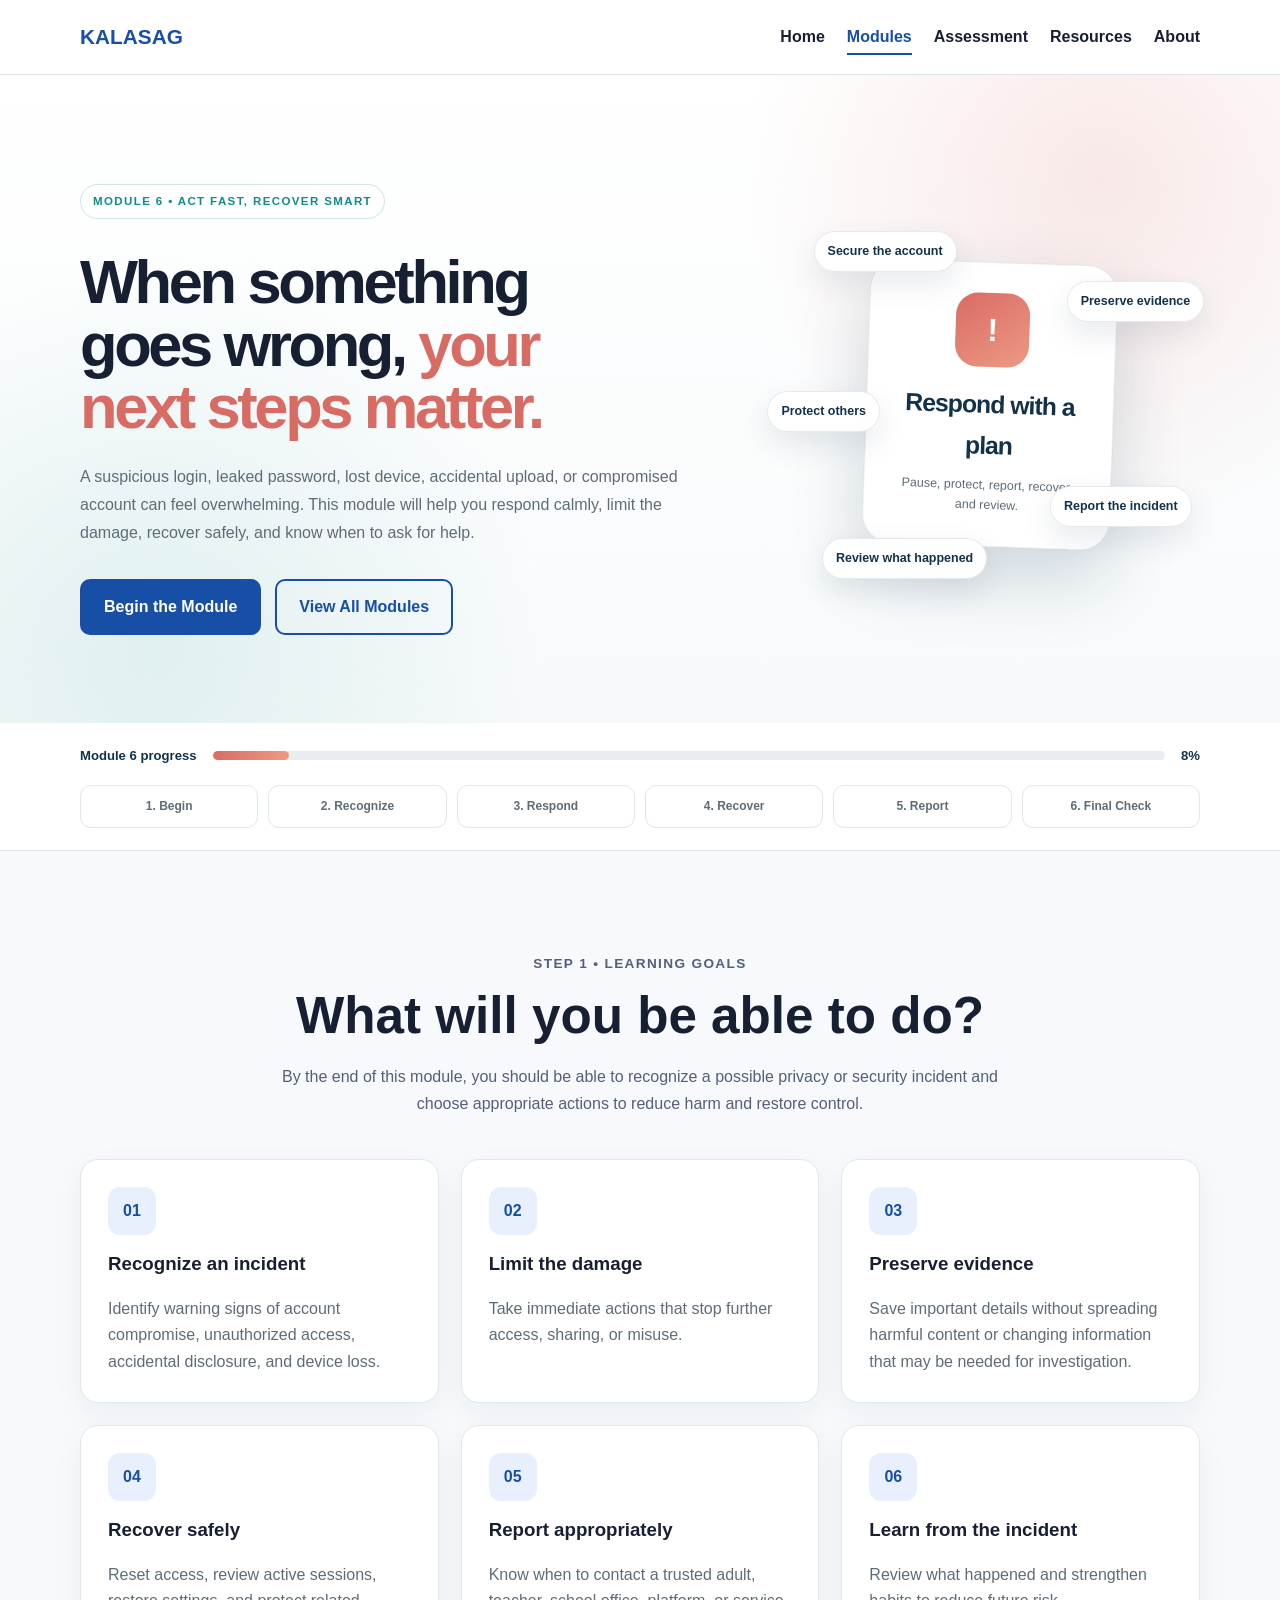
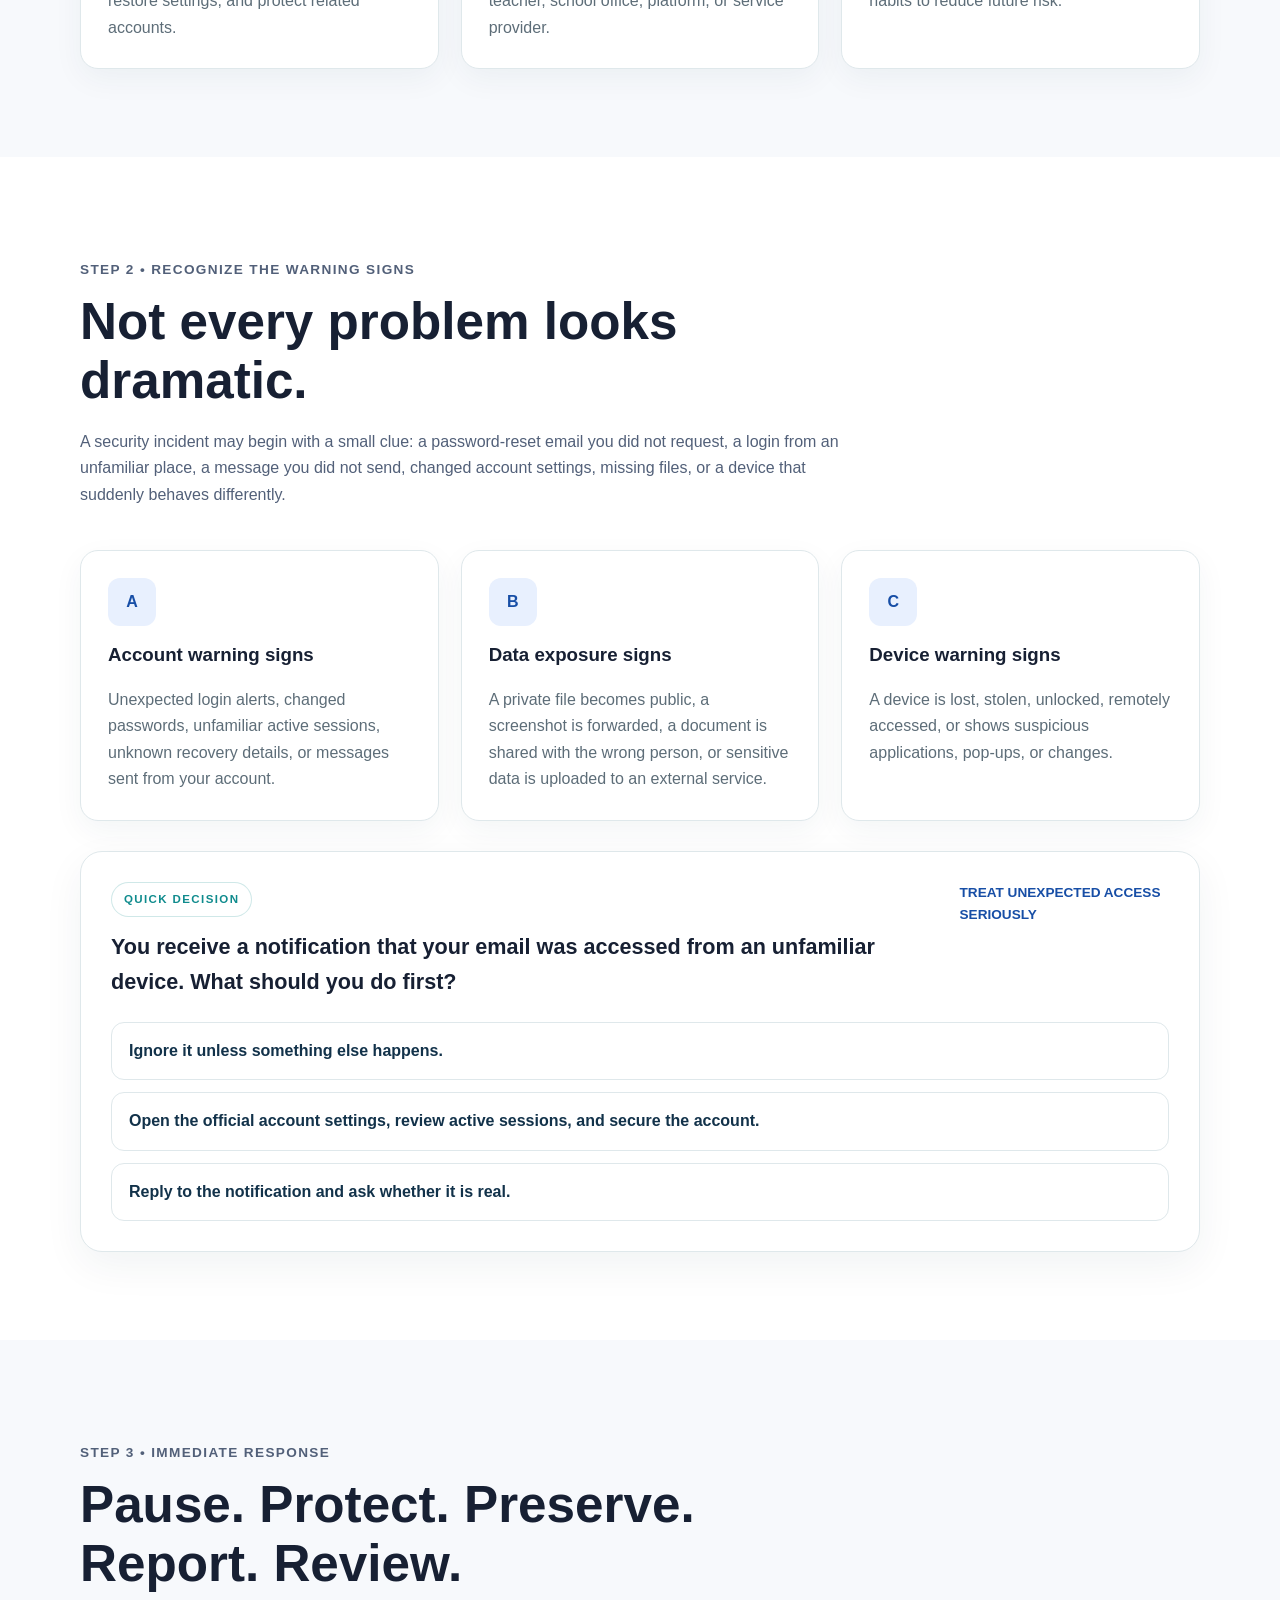
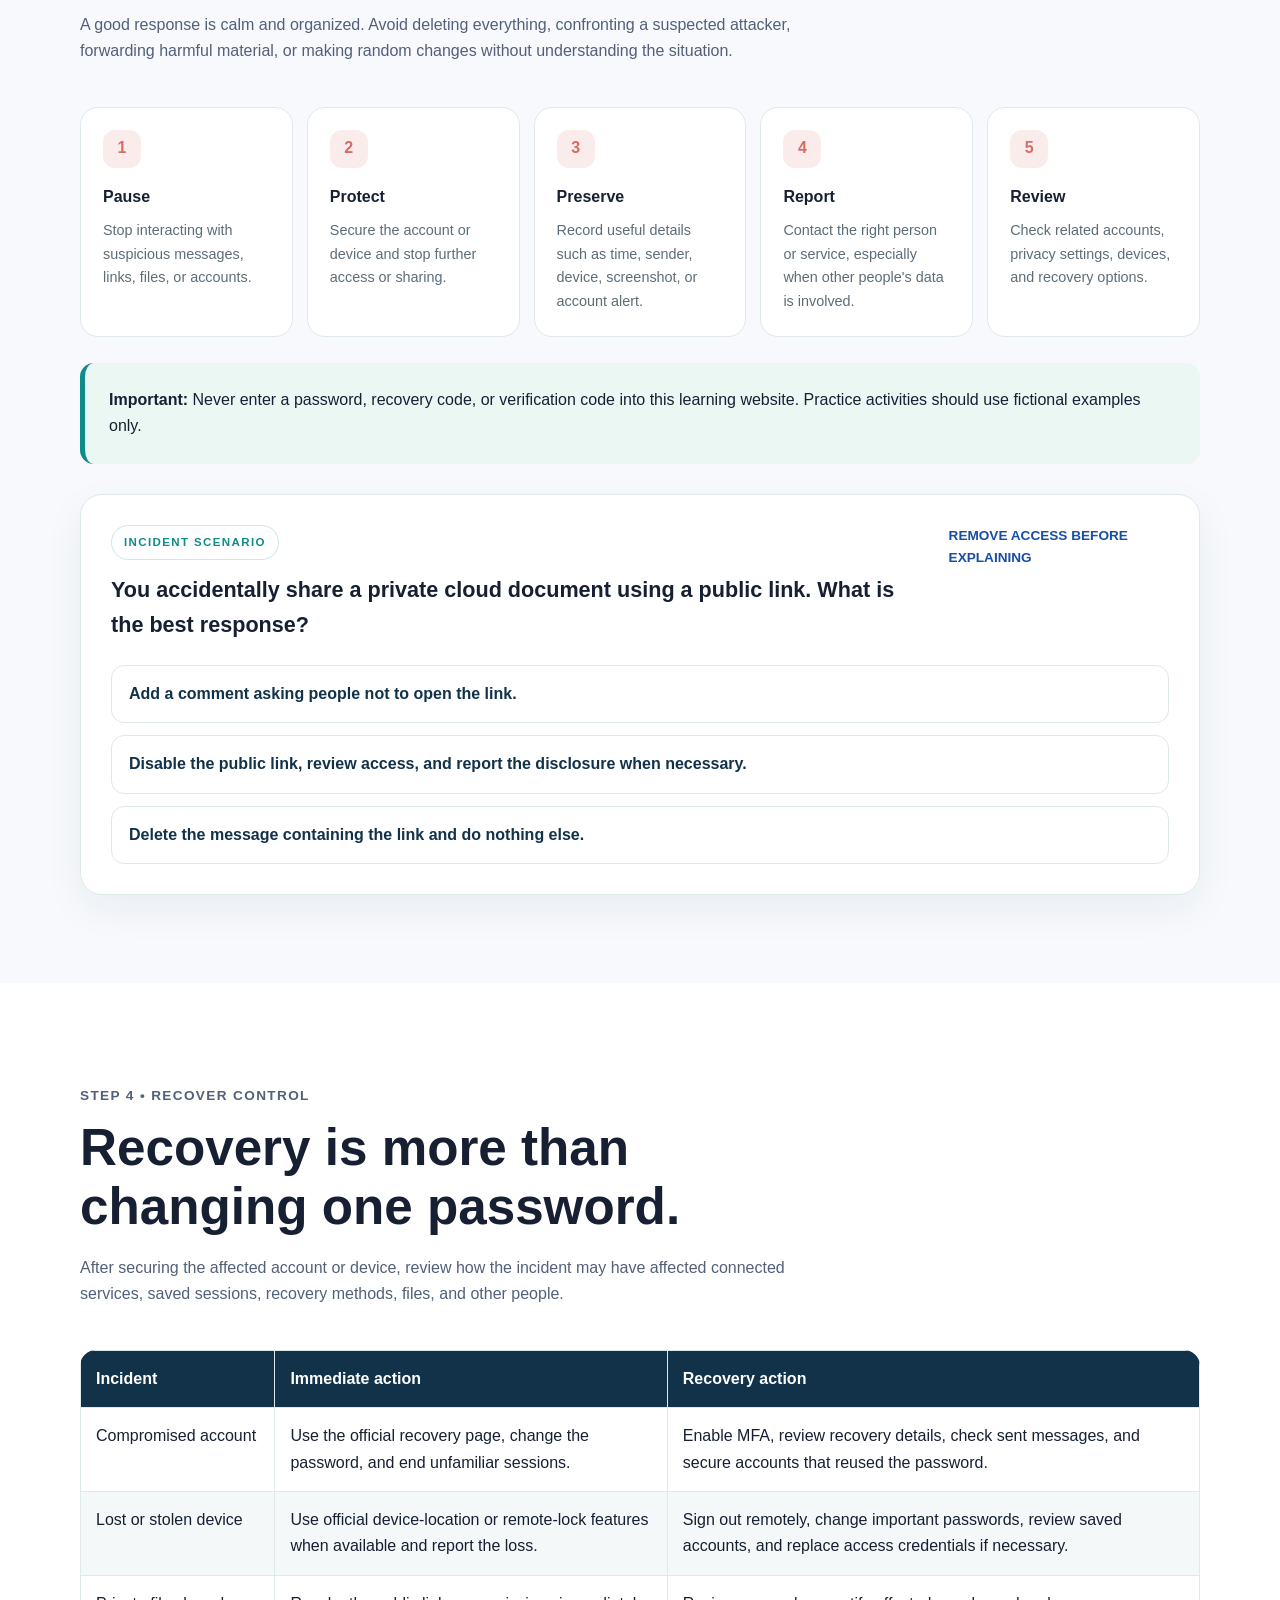
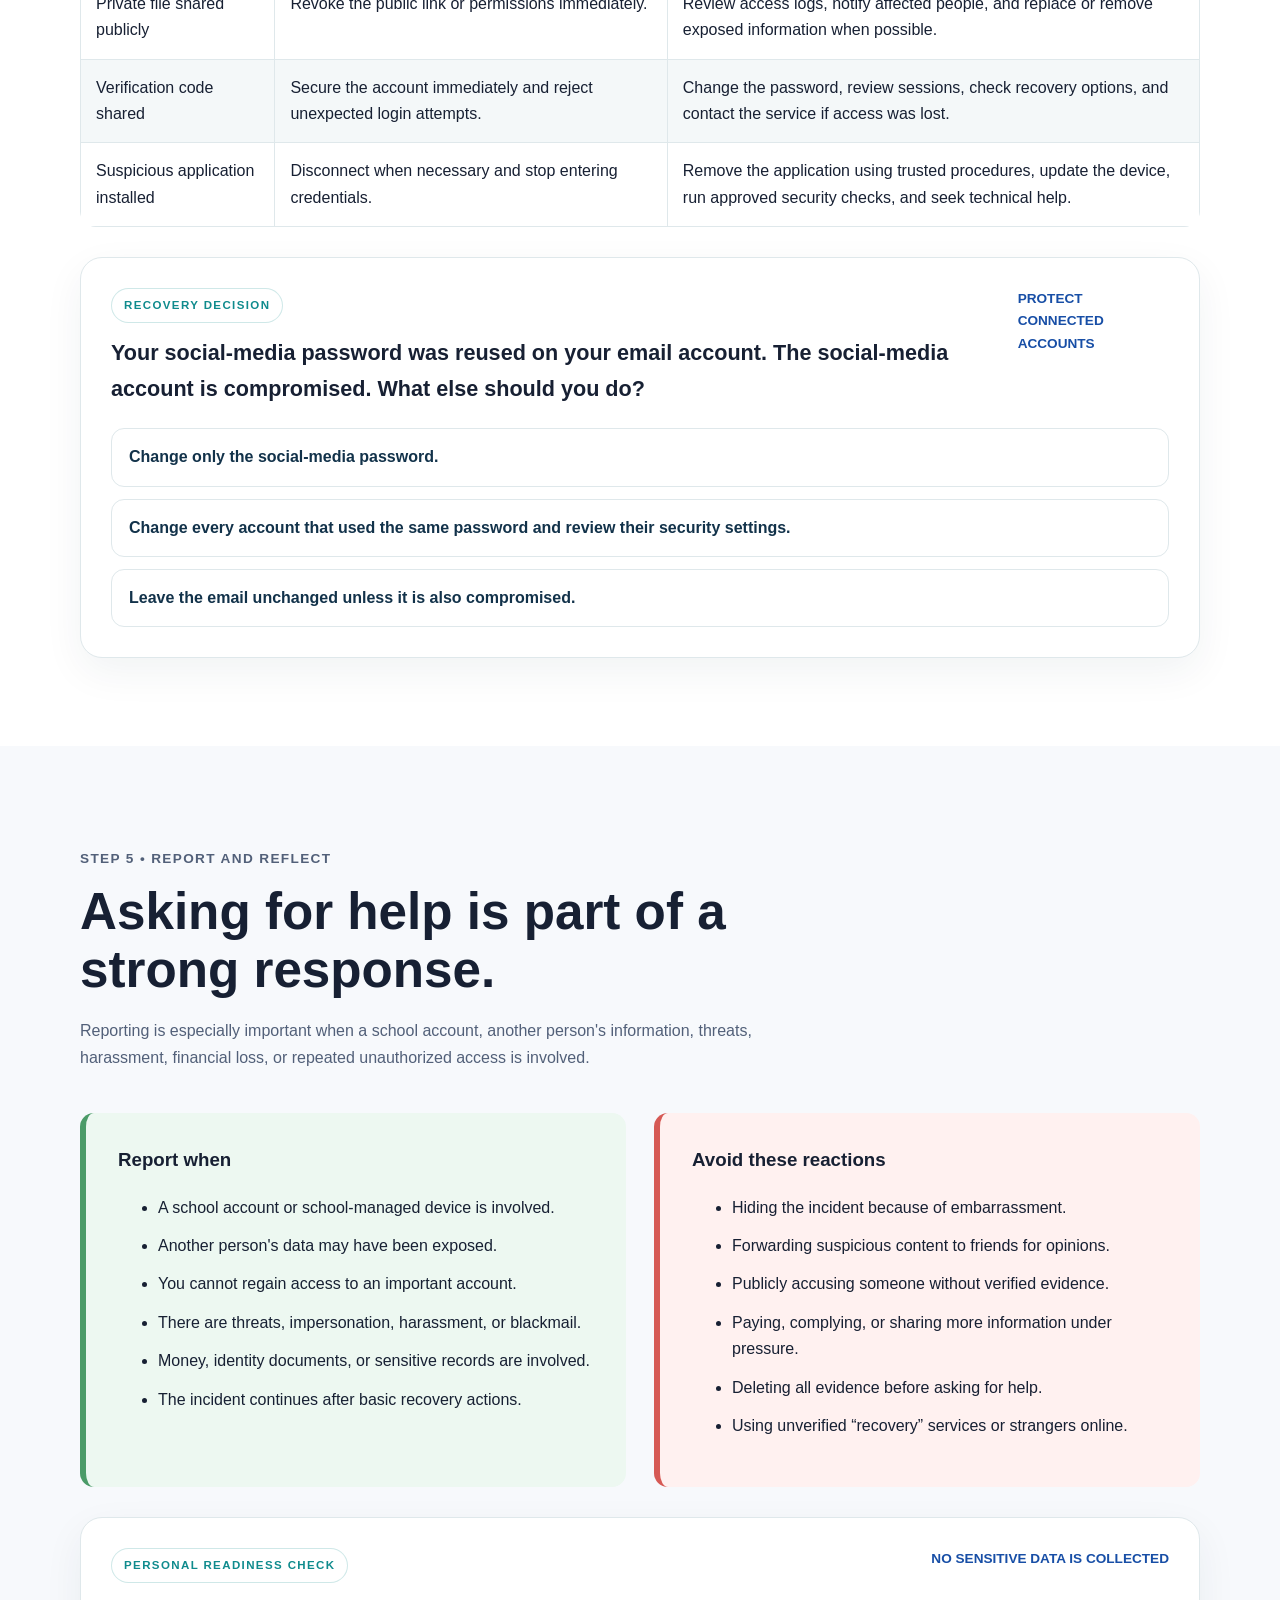
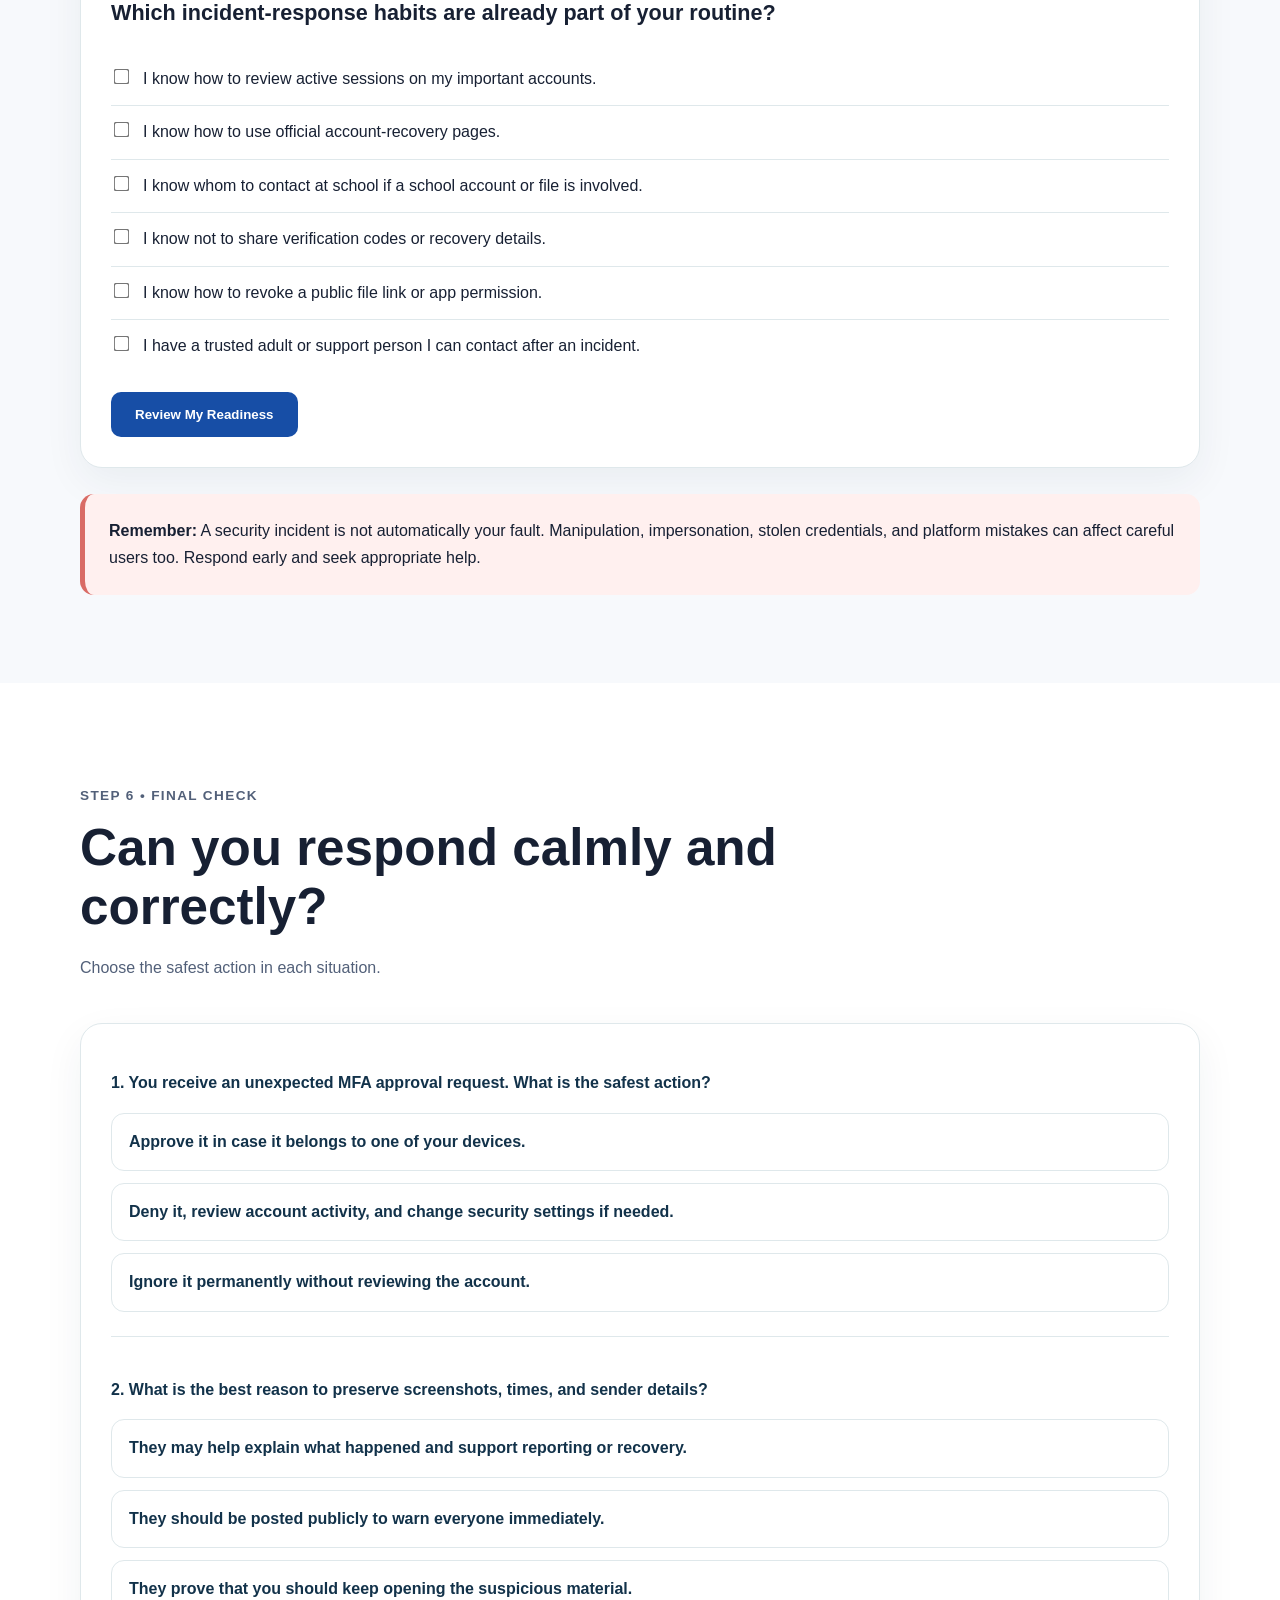
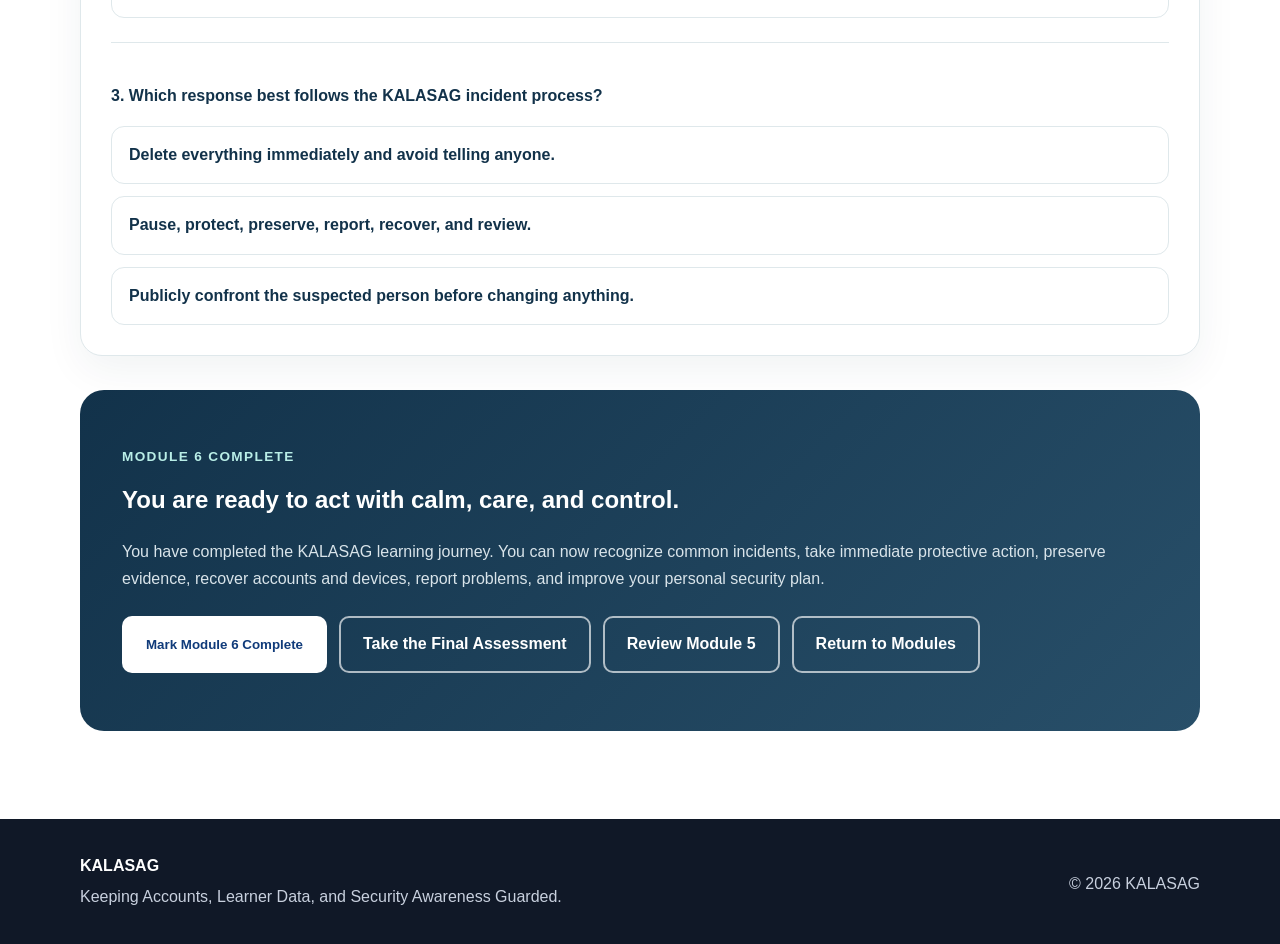
<file: module6.html>
<!DOCTYPE html>
<html lang="en">
<head>
    <meta charset="UTF-8">
    <meta name="viewport" content="width=device-width, initial-scale=1.0">
    <meta name="description" content="KALASAG Module 6: Act Fast, Recover Smart. Learn how to respond to compromised accounts, privacy breaches, suspicious activity, and digital security incidents.">
    <title>Module 6: Act Fast, Recover Smart | KALASAG</title>
    <link rel="stylesheet" href="css/style.css">

    <style>
        :root {
            --kalasag-navy: #12324a;
            --kalasag-teal: #0f8b8d;
            --kalasag-pale: #f4f8f9;
            --kalasag-border: #dfe8eb;
            --kalasag-muted: #5d6d78;
            --kalasag-safe: #eaf7f3;
            --kalasag-warn: #fff5df;
            --kalasag-danger: #fff0ef;
            --kalasag-purple: #6f63b8;
            --kalasag-blue: #527cc5;
            --kalasag-coral: #d96b65;
        }

        .module-hero {
            min-height: 72vh;
            display: grid;
            align-items: center;
            padding: 74px 0 64px;
            overflow: hidden;
            background:
                radial-gradient(circle at 86% 16%, rgba(217,107,101,0.15), transparent 29%),
                radial-gradient(circle at 12% 88%, rgba(15,139,141,0.10), transparent 31%),
                linear-gradient(180deg, #ffffff 0%, #f7fafb 100%);
        }

        .module-hero .hero-grid {
            grid-template-columns: minmax(0, 1.08fr) minmax(300px, 0.72fr);
            gap: 70px;
        }

        .module-hero .eyebrow,
        .journey-label {
            display: inline-flex;
            align-items: center;
            gap: 8px;
            padding: 7px 12px;
            border: 1px solid rgba(15,139,141,0.2);
            border-radius: 999px;
            background: rgba(255,255,255,0.84);
            color: var(--kalasag-teal);
            font-size: 0.72rem;
            font-weight: 800;
            letter-spacing: 0.12em;
            text-transform: uppercase;
        }

        .module-hero h1 {
            max-width: 760px;
            margin: 20px 0 0;
            font-size: clamp(2.35rem, 4.8vw, 4.45rem);
            line-height: 1.02;
            letter-spacing: -0.055em;
            text-wrap: balance;
        }

        .module-hero h1 span { color: var(--kalasag-coral); }

        .module-hero .hero-description {
            max-width: 680px;
            margin: 24px 0 0;
            color: var(--kalasag-muted);
            font-size: clamp(1rem, 1.25vw, 1.12rem);
            line-height: 1.75;
        }

        .incident-visual {
            position: relative;
            min-height: 390px;
            display: grid;
            place-items: center;
        }

        .incident-core {
            position: relative;
            z-index: 2;
            width: 248px;
            min-height: 208px;
            padding: 30px;
            display: grid;
            place-items: center;
            border: 1px solid rgba(18,50,74,0.09);
            border-radius: 30px;
            background: #ffffff;
            box-shadow: 0 30px 70px rgba(18,50,74,0.18);
            transform: rotate(2deg);
        }

        .incident-core::before {
            content: "!";
            width: 74px;
            height: 74px;
            display: grid;
            place-items: center;
            border-radius: 22px;
            background: linear-gradient(145deg, var(--kalasag-coral), #ed9a84);
            color: #ffffff;
            font-size: 2rem;
            font-weight: 900;
        }

        .incident-core strong {
            display: block;
            margin-top: 18px;
            color: var(--kalasag-navy);
            font-size: 1.55rem;
            letter-spacing: -0.04em;
            text-align: center;
        }

        .incident-core span {
            display: block;
            margin-top: 8px;
            color: var(--kalasag-muted);
            font-size: 0.78rem;
            text-align: center;
        }

        .response-chip {
            position: absolute;
            z-index: 3;
            padding: 9px 13px;
            border: 1px solid rgba(18,50,74,0.10);
            border-radius: 999px;
            background: rgba(255,255,255,0.95);
            box-shadow: 0 12px 30px rgba(18,50,74,0.10);
            color: var(--kalasag-navy);
            font-size: 0.78rem;
            font-weight: 800;
        }

        .response-chip.one { top: 22px; left: 8%; }
        .response-chip.two { top: 72px; right: -1%; }
        .response-chip.three { bottom: 72px; right: 2%; }
        .response-chip.four { bottom: 20px; left: 10%; }
        .response-chip.five { top: 182px; left: -3%; }

        .progress-wrap {
            padding: 22px 0;
            border-bottom: 1px solid var(--kalasag-border);
            background: #ffffff;
        }

        .progress-shell {
            display: grid;
            grid-template-columns: auto 1fr auto;
            gap: 16px;
            align-items: center;
        }

        .progress-title,
        .progress-value {
            color: var(--kalasag-navy);
            font-size: 0.82rem;
            font-weight: 800;
        }

        .progress-track {
            height: 9px;
            overflow: hidden;
            border-radius: 999px;
            background: #e7eef0;
        }

        .progress-bar {
            width: 0;
            height: 100%;
            border-radius: inherit;
            background: linear-gradient(90deg, var(--kalasag-coral), #ed9a84);
            transition: width 0.35s ease;
        }

        .journey-nav {
            display: grid;
            grid-template-columns: repeat(6, 1fr);
            gap: 10px;
            margin-top: 18px;
        }

        .journey-nav a {
            display: block;
            padding: 11px 8px;
            border: 1px solid var(--kalasag-border);
            border-radius: 11px;
            background: #ffffff;
            color: var(--kalasag-muted);
            font-size: 0.75rem;
            font-weight: 800;
            text-align: center;
            text-decoration: none;
        }

        .journey-nav a:hover,
        .journey-nav a:focus {
            border-color: rgba(217,107,101,0.5);
            color: var(--kalasag-coral);
        }

        .learning-card-grid,
        .scenario-grid,
        .action-grid {
            display: grid;
            grid-template-columns: repeat(3, minmax(0, 1fr));
            gap: 22px;
        }

        .learning-card,
        .scenario-card,
        .action-card,
        .reflection-card {
            padding: 27px;
            border: 1px solid var(--kalasag-border);
            border-radius: 18px;
            background: #ffffff;
            box-shadow: 0 10px 30px rgba(18,50,74,0.05);
        }

        .learning-card h3,
        .scenario-card h3,
        .action-card h3 {
            margin: 14px 0 10px;
        }

        .learning-card p,
        .scenario-card p,
        .action-card p {
            margin-bottom: 0;
            color: var(--kalasag-muted);
        }

        .activity-panel {
            margin-top: 30px;
            padding: 30px;
            border: 1px solid var(--kalasag-border);
            border-radius: 22px;
            background: #ffffff;
            box-shadow: 0 14px 40px rgba(18,50,74,0.06);
        }

        .activity-header {
            display: flex;
            justify-content: space-between;
            gap: 20px;
            align-items: flex-start;
            margin-bottom: 22px;
        }

        .activity-header h3 {
            margin: 12px 0 0;
            font-size: 1.35rem;
        }

        .choice-list {
            display: grid;
            gap: 12px;
        }

        .choice-button {
            width: 100%;
            padding: 15px 17px;
            border: 1px solid var(--kalasag-border);
            border-radius: 13px;
            background: #ffffff;
            color: var(--kalasag-navy);
            font: inherit;
            font-weight: 700;
            text-align: left;
            cursor: pointer;
            transition: border-color .2s ease, background .2s ease, transform .2s ease;
        }

        .choice-button:hover,
        .choice-button:focus {
            border-color: rgba(15,139,141,.45);
            transform: translateY(-1px);
        }

        .choice-button.correct {
            border-color: #4f9d78;
            background: var(--kalasag-safe);
        }

        .choice-button.incorrect {
            border-color: #d97973;
            background: var(--kalasag-danger);
        }

        .feedback {
            display: none;
            margin-top: 15px;
            padding: 14px 16px;
            border-radius: 12px;
            line-height: 1.55;
        }

        .feedback.show { display: block; }
        .feedback.good { background: var(--kalasag-safe); color: #235d46; }
        .feedback.review { background: var(--kalasag-warn); color: #7f5d18; }

        .response-sequence {
            display: grid;
            grid-template-columns: repeat(5, minmax(0, 1fr));
            gap: 14px;
            margin-top: 30px;
        }

        .response-step {
            position: relative;
            min-height: 170px;
            padding: 22px;
            border: 1px solid var(--kalasag-border);
            border-radius: 18px;
            background: #ffffff;
        }

        .response-step .step-number {
            width: 38px;
            height: 38px;
            display: grid;
            place-items: center;
            margin-bottom: 16px;
            border-radius: 12px;
            background: rgba(217,107,101,.13);
            color: var(--kalasag-coral);
            font-weight: 900;
        }

        .response-step h3 {
            margin: 0 0 9px;
            font-size: 1rem;
        }

        .response-step p {
            margin: 0;
            color: var(--kalasag-muted);
            font-size: .9rem;
        }

        .incident-table {
            width: 100%;
            border-collapse: collapse;
            margin-top: 24px;
            overflow: hidden;
            border-radius: 16px;
        }

        .incident-table th,
        .incident-table td {
            padding: 15px;
            border: 1px solid var(--kalasag-border);
            text-align: left;
            vertical-align: top;
        }

        .incident-table th {
            background: var(--kalasag-navy);
            color: #ffffff;
        }

        .incident-table tr:nth-child(even) td {
            background: var(--kalasag-pale);
        }

        .callout {
            margin-top: 26px;
            padding: 24px;
            border-left: 5px solid var(--kalasag-teal);
            border-radius: 14px;
            background: var(--kalasag-safe);
        }

        .callout.warning {
            border-left-color: var(--kalasag-coral);
            background: var(--kalasag-danger);
        }

        .check-item {
            display: flex;
            gap: 12px;
            align-items: flex-start;
            padding: 13px 0;
            border-bottom: 1px solid var(--kalasag-border);
        }

        .check-item:last-child { border-bottom: 0; }
        .check-item input { margin-top: 4px; transform: scale(1.2); }

        .result-panel {
            display: none;
            margin-top: 18px;
            padding: 16px;
            border-radius: 12px;
            background: var(--kalasag-pale);
            color: var(--kalasag-navy);
            font-weight: 700;
        }

        .result-panel.show { display: block; }

        .question-card {
            padding: 24px 0;
            border-bottom: 1px solid var(--kalasag-border);
        }

        .question-card:first-child { padding-top: 0; }
        .question-card:last-child { border-bottom: 0; padding-bottom: 0; }
        .question-card > p { font-weight: 800; color: var(--kalasag-navy); }

        .module-complete {
            padding: 42px;
            border-radius: 24px;
            background: linear-gradient(135deg, var(--kalasag-navy), #284f69);
            color: #ffffff;
        }

        .module-complete .eyebrow { color: #b9eee7; }
        .module-complete h2 { margin-top: 10px; color: #ffffff; }
        .module-complete p { color: #d9e4ea; }

        .completion-actions {
            display: flex;
            flex-wrap: wrap;
            gap: 12px;
            margin-top: 24px;
        }

        @media (max-width: 1000px) {
            .response-sequence { grid-template-columns: repeat(2, minmax(0, 1fr)); }
        }

        @media (max-width: 900px) {
            .module-hero .hero-grid { grid-template-columns: 1fr 1fr; }
            .learning-card-grid,
            .scenario-grid,
            .action-grid { grid-template-columns: 1fr 1fr; }
            .journey-nav { grid-template-columns: repeat(3, 1fr); }
        }

        @media (max-width: 700px) {
            .module-hero { padding-top: 48px; }
            .module-hero .hero-grid,
            .learning-card-grid,
            .scenario-grid,
            .action-grid,
            .response-sequence { grid-template-columns: 1fr; }
            .incident-visual { min-height: 330px; }
            .response-chip.one { left: 0; }
            .response-chip.two { right: 0; }
            .response-chip.three { right: 0; }
            .response-chip.five { left: 0; }
            .progress-shell { grid-template-columns: 1fr auto; }
            .progress-title { grid-column: 1 / -1; }
            .journey-nav { grid-template-columns: repeat(2, 1fr); }
            .activity-header { flex-direction: column; }
            .module-complete { padding: 30px 22px; }
            .incident-table { font-size: .86rem; }
        }
    </style>
</head>

<body>
<header class="site-header">
    <nav class="container navigation">
        <a class="logo" href="index.html">KALASAG</a>

        <button
            class="menu-button"
            id="menuButton"
            type="button"
            aria-label="Open navigation menu"
            aria-expanded="false"
            aria-controls="navLinks"
        >
            ☰
        </button>

        <ul class="nav-links" id="navLinks">
            <li><a href="index.html">Home</a></li>
            <li><a class="active" href="modules.html">Modules</a></li>
            <li><a href="assessment.html">Assessment</a></li>
            <li><a href="resources.html">Resources</a></li>
            <li><a href="about.html">About</a></li>
        </ul>
    </nav>
</header>

<main>
    <section class="module-hero">
        <div class="container hero-grid">
            <div>
                <p class="eyebrow">Module 6 • Act Fast, Recover Smart</p>

                <h1>
                    When something goes wrong,
                    <span>your next steps matter.</span>
                </h1>

                <p class="hero-description">
                    A suspicious login, leaked password, lost device, accidental upload,
                    or compromised account can feel overwhelming. This module will help
                    you respond calmly, limit the damage, recover safely, and know when
                    to ask for help.
                </p>

                <div class="hero-actions">
                    <a class="button primary-button" href="#objectives">
                        Begin the Module
                    </a>

                    <a class="button secondary-button" href="modules.html">
                        View All Modules
                    </a>
                </div>
            </div>

            <div class="incident-visual" aria-label="Digital incident response illustration">
                <div class="incident-core">
                    <div>
                        <strong>Respond with a plan</strong>
                        <span>Pause, protect, report, recover, and review.</span>
                    </div>
                </div>

                <span class="response-chip one">Secure the account</span>
                <span class="response-chip two">Preserve evidence</span>
                <span class="response-chip three">Report the incident</span>
                <span class="response-chip four">Review what happened</span>
                <span class="response-chip five">Protect others</span>
            </div>
        </div>
    </section>

    <section class="progress-wrap" aria-label="Module progress">
        <div class="container">
            <div class="progress-shell">
                <span class="progress-title">Module 6 progress</span>

                <div class="progress-track">
                    <div class="progress-bar" id="progressBar"></div>
                </div>

                <span class="progress-value" id="progressValue">0%</span>
            </div>

            <div class="journey-nav">
                <a href="#objectives">1. Begin</a>
                <a href="#recognize">2. Recognize</a>
                <a href="#respond">3. Respond</a>
                <a href="#recover">4. Recover</a>
                <a href="#report">5. Report</a>
                <a href="#challenge">6. Final Check</a>
            </div>
        </div>
    </section>

    <section class="section" id="objectives" data-progress="16">
        <div class="container">
            <div class="section-heading centered-heading">
                <p class="eyebrow">Step 1 • Learning Goals</p>

                <h2>What will you be able to do?</h2>

                <p>
                    By the end of this module, you should be able to recognize a
                    possible privacy or security incident and choose appropriate
                    actions to reduce harm and restore control.
                </p>
            </div>

            <div class="learning-card-grid">
                <article class="learning-card">
                    <div class="card-icon">01</div>
                    <h3>Recognize an incident</h3>
                    <p>
                        Identify warning signs of account compromise, unauthorized
                        access, accidental disclosure, and device loss.
                    </p>
                </article>

                <article class="learning-card">
                    <div class="card-icon">02</div>
                    <h3>Limit the damage</h3>
                    <p>
                        Take immediate actions that stop further access, sharing,
                        or misuse.
                    </p>
                </article>

                <article class="learning-card">
                    <div class="card-icon">03</div>
                    <h3>Preserve evidence</h3>
                    <p>
                        Save important details without spreading harmful content or
                        changing information that may be needed for investigation.
                    </p>
                </article>

                <article class="learning-card">
                    <div class="card-icon">04</div>
                    <h3>Recover safely</h3>
                    <p>
                        Reset access, review active sessions, restore settings, and
                        protect related accounts.
                    </p>
                </article>

                <article class="learning-card">
                    <div class="card-icon">05</div>
                    <h3>Report appropriately</h3>
                    <p>
                        Know when to contact a trusted adult, teacher, school office,
                        platform, or service provider.
                    </p>
                </article>

                <article class="learning-card">
                    <div class="card-icon">06</div>
                    <h3>Learn from the incident</h3>
                    <p>
                        Review what happened and strengthen habits to reduce future
                        risk.
                    </p>
                </article>
            </div>
        </div>
    </section>

    <section class="section alternate-section" id="recognize" data-progress="33">
        <div class="container">
            <div class="section-heading">
                <p class="eyebrow">Step 2 • Recognize the Warning Signs</p>

                <h2>Not every problem looks dramatic.</h2>

                <p>
                    A security incident may begin with a small clue: a password-reset
                    email you did not request, a login from an unfamiliar place, a
                    message you did not send, changed account settings, missing files,
                    or a device that suddenly behaves differently.
                </p>
            </div>

            <div class="action-grid">
                <article class="action-card">
                    <div class="card-icon">A</div>
                    <h3>Account warning signs</h3>
                    <p>
                        Unexpected login alerts, changed passwords, unfamiliar active
                        sessions, unknown recovery details, or messages sent from your
                        account.
                    </p>
                </article>

                <article class="action-card">
                    <div class="card-icon">B</div>
                    <h3>Data exposure signs</h3>
                    <p>
                        A private file becomes public, a screenshot is forwarded, a
                        document is shared with the wrong person, or sensitive data is
                        uploaded to an external service.
                    </p>
                </article>

                <article class="action-card">
                    <div class="card-icon">C</div>
                    <h3>Device warning signs</h3>
                    <p>
                        A device is lost, stolen, unlocked, remotely accessed, or shows
                        suspicious applications, pop-ups, or changes.
                    </p>
                </article>
            </div>

            <div class="activity-panel">
                <div class="activity-header">
                    <div>
                        <span class="journey-label">Quick decision</span>
                        <h3>
                            You receive a notification that your email was accessed
                            from an unfamiliar device. What should you do first?
                        </h3>
                    </div>

                    <span class="module-number">Treat unexpected access seriously</span>
                </div>

                <div class="choice-list" data-question="recognize1">
                    <button
                        class="choice-button"
                        data-correct="false"
                        data-feedback="Waiting may give an unauthorized user more time to access messages, reset other accounts, or change security settings."
                    >
                        Ignore it unless something else happens.
                    </button>

                    <button
                        class="choice-button"
                        data-correct="true"
                        data-feedback="Correct. Use the official account page to review sessions, secure the account, and confirm whether the login was yours."
                    >
                        Open the official account settings, review active sessions, and secure the account.
                    </button>

                    <button
                        class="choice-button"
                        data-correct="false"
                        data-feedback="Replying to an alert message or using its links may be risky if the notification itself is fake."
                    >
                        Reply to the notification and ask whether it is real.
                    </button>
                </div>

                <div class="feedback" id="recognize1-feedback"></div>
            </div>
        </div>
    </section>

    <section class="section" id="respond" data-progress="52">
        <div class="container">
            <div class="section-heading">
                <p class="eyebrow">Step 3 • Immediate Response</p>

                <h2>Pause. Protect. Preserve. Report. Review.</h2>

                <p>
                    A good response is calm and organized. Avoid deleting everything,
                    confronting a suspected attacker, forwarding harmful material, or
                    making random changes without understanding the situation.
                </p>
            </div>

            <div class="response-sequence">
                <article class="response-step">
                    <div class="step-number">1</div>
                    <h3>Pause</h3>
                    <p>
                        Stop interacting with suspicious messages, links, files, or
                        accounts.
                    </p>
                </article>

                <article class="response-step">
                    <div class="step-number">2</div>
                    <h3>Protect</h3>
                    <p>
                        Secure the account or device and stop further access or sharing.
                    </p>
                </article>

                <article class="response-step">
                    <div class="step-number">3</div>
                    <h3>Preserve</h3>
                    <p>
                        Record useful details such as time, sender, device, screenshot,
                        or account alert.
                    </p>
                </article>

                <article class="response-step">
                    <div class="step-number">4</div>
                    <h3>Report</h3>
                    <p>
                        Contact the right person or service, especially when other
                        people's data is involved.
                    </p>
                </article>

                <article class="response-step">
                    <div class="step-number">5</div>
                    <h3>Review</h3>
                    <p>
                        Check related accounts, privacy settings, devices, and recovery
                        options.
                    </p>
                </article>
            </div>

            <div class="callout">
                <strong>Important:</strong>
                Never enter a password, recovery code, or verification code into this
                learning website. Practice activities should use fictional examples only.
            </div>

            <div class="activity-panel">
                <div class="activity-header">
                    <div>
                        <span class="journey-label">Incident scenario</span>

                        <h3>
                            You accidentally share a private cloud document using a
                            public link. What is the best response?
                        </h3>
                    </div>

                    <span class="module-number">Remove access before explaining</span>
                </div>

                <div class="choice-list" data-question="respond1">
                    <button
                        class="choice-button"
                        data-correct="false"
                        data-feedback="Posting another message does not remove access to the original file."
                    >
                        Add a comment asking people not to open the link.
                    </button>

                    <button
                        class="choice-button"
                        data-correct="true"
                        data-feedback="Correct. Disable the public link, review who accessed the file, preserve necessary details, and inform the responsible teacher or affected people if needed."
                    >
                        Disable the public link, review access, and report the disclosure when necessary.
                    </button>

                    <button
                        class="choice-button"
                        data-correct="false"
                        data-feedback="Deleting the message alone may not remove the shared file or revoke access."
                    >
                        Delete the message containing the link and do nothing else.
                    </button>
                </div>

                <div class="feedback" id="respond1-feedback"></div>
            </div>
        </div>
    </section>

    <section class="section alternate-section" id="recover" data-progress="70">
        <div class="container">
            <div class="section-heading">
                <p class="eyebrow">Step 4 • Recover Control</p>

                <h2>Recovery is more than changing one password.</h2>

                <p>
                    After securing the affected account or device, review how the
                    incident may have affected connected services, saved sessions,
                    recovery methods, files, and other people.
                </p>
            </div>

            <table class="incident-table">
                <thead>
                    <tr>
                        <th>Incident</th>
                        <th>Immediate action</th>
                        <th>Recovery action</th>
                    </tr>
                </thead>

                <tbody>
                    <tr>
                        <td>Compromised account</td>
                        <td>
                            Use the official recovery page, change the password, and end
                            unfamiliar sessions.
                        </td>
                        <td>
                            Enable MFA, review recovery details, check sent messages, and
                            secure accounts that reused the password.
                        </td>
                    </tr>

                    <tr>
                        <td>Lost or stolen device</td>
                        <td>
                            Use official device-location or remote-lock features when
                            available and report the loss.
                        </td>
                        <td>
                            Sign out remotely, change important passwords, review saved
                            accounts, and replace access credentials if necessary.
                        </td>
                    </tr>

                    <tr>
                        <td>Private file shared publicly</td>
                        <td>
                            Revoke the public link or permissions immediately.
                        </td>
                        <td>
                            Review access logs, notify affected people, and replace or
                            remove exposed information when possible.
                        </td>
                    </tr>

                    <tr>
                        <td>Verification code shared</td>
                        <td>
                            Secure the account immediately and reject unexpected login
                            attempts.
                        </td>
                        <td>
                            Change the password, review sessions, check recovery options,
                            and contact the service if access was lost.
                        </td>
                    </tr>

                    <tr>
                        <td>Suspicious application installed</td>
                        <td>
                            Disconnect when necessary and stop entering credentials.
                        </td>
                        <td>
                            Remove the application using trusted procedures, update the
                            device, run approved security checks, and seek technical help.
                        </td>
                    </tr>
                </tbody>
            </table>

            <div class="activity-panel">
                <div class="activity-header">
                    <div>
                        <span class="journey-label">Recovery decision</span>

                        <h3>
                            Your social-media password was reused on your email account.
                            The social-media account is compromised. What else should you do?
                        </h3>
                    </div>

                    <span class="module-number">Protect connected accounts</span>
                </div>

                <div class="choice-list" data-question="recover1">
                    <button
                        class="choice-button"
                        data-correct="false"
                        data-feedback="A compromised reused password may be tested on other accounts, especially email."
                    >
                        Change only the social-media password.
                    </button>

                    <button
                        class="choice-button"
                        data-correct="true"
                        data-feedback="Correct. Change the reused password anywhere it appears, prioritize email and financial or school accounts, enable MFA, and review active sessions."
                    >
                        Change every account that used the same password and review their security settings.
                    </button>

                    <button
                        class="choice-button"
                        data-correct="false"
                        data-feedback="Waiting for another account to be attacked creates unnecessary risk."
                    >
                        Leave the email unchanged unless it is also compromised.
                    </button>
                </div>

                <div class="feedback" id="recover1-feedback"></div>
            </div>
        </div>
    </section>

    <section class="section" id="report" data-progress="86">
        <div class="container">
            <div class="section-heading">
                <p class="eyebrow">Step 5 • Report and Reflect</p>

                <h2>Asking for help is part of a strong response.</h2>

                <p>
                    Reporting is especially important when a school account, another
                    person's information, threats, harassment, financial loss, or
                    repeated unauthorized access is involved.
                </p>
            </div>

            <div class="comparison-grid">
                <article class="comparison-card responsible-card">
                    <h3>Report when</h3>
                    <ul>
                        <li>A school account or school-managed device is involved.</li>
                        <li>Another person's data may have been exposed.</li>
                        <li>You cannot regain access to an important account.</li>
                        <li>There are threats, impersonation, harassment, or blackmail.</li>
                        <li>Money, identity documents, or sensitive records are involved.</li>
                        <li>The incident continues after basic recovery actions.</li>
                    </ul>
                </article>

                <article class="comparison-card irresponsible-card">
                    <h3>Avoid these reactions</h3>
                    <ul>
                        <li>Hiding the incident because of embarrassment.</li>
                        <li>Forwarding suspicious content to friends for opinions.</li>
                        <li>Publicly accusing someone without verified evidence.</li>
                        <li>Paying, complying, or sharing more information under pressure.</li>
                        <li>Deleting all evidence before asking for help.</li>
                        <li>Using unverified “recovery” services or strangers online.</li>
                    </ul>
                </article>
            </div>

            <div class="activity-panel">
                <div class="activity-header">
                    <div>
                        <span class="journey-label">Personal readiness check</span>

                        <h3>Which incident-response habits are already part of your routine?</h3>
                    </div>

                    <span class="module-number">No sensitive data is collected</span>
                </div>

                <div id="responseAudit">
                    <label class="check-item">
                        <input type="checkbox">
                        <span>I know how to review active sessions on my important accounts.</span>
                    </label>

                    <label class="check-item">
                        <input type="checkbox">
                        <span>I know how to use official account-recovery pages.</span>
                    </label>

                    <label class="check-item">
                        <input type="checkbox">
                        <span>I know whom to contact at school if a school account or file is involved.</span>
                    </label>

                    <label class="check-item">
                        <input type="checkbox">
                        <span>I know not to share verification codes or recovery details.</span>
                    </label>

                    <label class="check-item">
                        <input type="checkbox">
                        <span>I know how to revoke a public file link or app permission.</span>
                    </label>

                    <label class="check-item">
                        <input type="checkbox">
                        <span>I have a trusted adult or support person I can contact after an incident.</span>
                    </label>
                </div>

                <div style="margin-top:20px;">
                    <button class="button primary-button" id="auditButton" type="button">
                        Review My Readiness
                    </button>
                </div>

                <div class="result-panel" id="auditResult" aria-live="polite"></div>
            </div>

            <div class="callout warning">
                <strong>Remember:</strong>
                A security incident is not automatically your fault. Manipulation,
                impersonation, stolen credentials, and platform mistakes can affect
                careful users too. Respond early and seek appropriate help.
            </div>
        </div>
    </section>

    <section class="section alternate-section" id="challenge" data-progress="96">
        <div class="container">
            <div class="section-heading">
                <p class="eyebrow">Step 6 • Final Check</p>

                <h2>Can you respond calmly and correctly?</h2>

                <p>
                    Choose the safest action in each situation.
                </p>
            </div>

            <div class="activity-panel" style="margin-top:0;">
                <div class="question-card">
                    <p>
                        1. You receive an unexpected MFA approval request. What is the safest action?
                    </p>

                    <div class="choice-list" data-question="final1">
                        <button
                            class="choice-button"
                            data-correct="false"
                            data-feedback="Approving an unexpected request may give someone access to your account."
                        >
                            Approve it in case it belongs to one of your devices.
                        </button>

                        <button
                            class="choice-button"
                            data-correct="true"
                            data-feedback="Correct. Deny the request, review account activity, and secure the account if the attempt was not yours."
                        >
                            Deny it, review account activity, and change security settings if needed.
                        </button>

                        <button
                            class="choice-button"
                            data-correct="false"
                            data-feedback="Ignoring repeated approval requests without checking may allow the incident to continue."
                        >
                            Ignore it permanently without reviewing the account.
                        </button>
                    </div>

                    <div class="feedback" id="final1-feedback"></div>
                </div>

                <div class="question-card">
                    <p>
                        2. What is the best reason to preserve screenshots, times, and sender details?
                    </p>

                    <div class="choice-list" data-question="final2">
                        <button
                            class="choice-button"
                            data-correct="true"
                            data-feedback="Correct. Accurate records can help trusted adults, school personnel, platforms, or service providers understand and respond to the incident."
                        >
                            They may help explain what happened and support reporting or recovery.
                        </button>

                        <button
                            class="choice-button"
                            data-correct="false"
                            data-feedback="Evidence should not be posted publicly because that may spread private or harmful content."
                        >
                            They should be posted publicly to warn everyone immediately.
                        </button>

                        <button
                            class="choice-button"
                            data-correct="false"
                            data-feedback="Preserving evidence does not mean keeping dangerous files active or continuing to interact with them."
                        >
                            They prove that you should keep opening the suspicious material.
                        </button>
                    </div>

                    <div class="feedback" id="final2-feedback"></div>
                </div>

                <div class="question-card">
                    <p>
                        3. Which response best follows the KALASAG incident process?
                    </p>

                    <div class="choice-list" data-question="final3">
                        <button
                            class="choice-button"
                            data-correct="false"
                            data-feedback="Deleting everything before securing the account or preserving needed details may make recovery and investigation more difficult."
                        >
                            Delete everything immediately and avoid telling anyone.
                        </button>

                        <button
                            class="choice-button"
                            data-correct="true"
                            data-feedback="Correct. Stop the risky activity, secure access, preserve useful evidence, report appropriately, recover related accounts, and review future protections."
                        >
                            Pause, protect, preserve, report, recover, and review.
                        </button>

                        <button
                            class="choice-button"
                            data-correct="false"
                            data-feedback="Confronting or threatening a suspected attacker may increase risk and does not restore control."
                        >
                            Publicly confront the suspected person before changing anything.
                        </button>
                    </div>

                    <div class="feedback" id="final3-feedback"></div>
                </div>
            </div>

            <div class="module-complete" style="margin-top:34px;">
                <p class="eyebrow">Module 6 complete</p>

                <h2>You are ready to act with calm, care, and control.</h2>

                <p>
                    You have completed the KALASAG learning journey. You can now
                    recognize common incidents, take immediate protective action,
                    preserve evidence, recover accounts and devices, report problems,
                    and improve your personal security plan.
                </p>

                <div class="completion-actions">
                    <button class="button light-button" id="completeModule" type="button">
                        Mark Module 6 Complete
                    </button>

                    <a
                        class="button secondary-button"
                        href="assessment.html"
                        style="border-color:rgba(255,255,255,.65);color:#fff;"
                    >
                        Take the Final Assessment
                    </a>

                    <a
                        class="button secondary-button"
                        href="module5.html"
                        style="border-color:rgba(255,255,255,.65);color:#fff;"
                    >
                        Review Module 5
                    </a>

                    <a
                        class="button secondary-button"
                        href="modules.html"
                        style="border-color:rgba(255,255,255,.65);color:#fff;"
                    >
                        Return to Modules
                    </a>
                </div>

                <p
                    id="completionMessage"
                    style="margin-bottom:0;font-weight:800;"
                    aria-live="polite"
                ></p>
            </div>
        </div>
    </section>
</main>

<footer class="site-footer">
    <div class="container footer-content">
        <div>
            <strong>KALASAG</strong>
            <p>Keeping Accounts, Learner Data, and Security Awareness Guarded.</p>
        </div>

        <p>&copy; 2026 KALASAG</p>
    </div>
</footer>

<script src="js/script.js"></script>

<script>
"use strict";

const progressBar = document.getElementById("progressBar");
const progressValue = document.getElementById("progressValue");
const progressSections = [...document.querySelectorAll("[data-progress]")];

function updateProgress() {
    let progress = 8;
    const marker = window.scrollY + window.innerHeight * 0.45;

    progressSections.forEach(section => {
        if (marker >= section.offsetTop) {
            progress = Number(section.dataset.progress);
        }
    });

    if (
        window.innerHeight + window.scrollY >=
        document.documentElement.scrollHeight - 10
    ) {
        progress = 100;
    }

    progressBar.style.width = `${progress}%`;
    progressValue.textContent = `${progress}%`;
}

window.addEventListener("scroll", updateProgress, { passive: true });
window.addEventListener("load", updateProgress);

document.querySelectorAll(".choice-list").forEach(list => {
    list.addEventListener("click", event => {
        const button = event.target.closest(".choice-button");

        if (!button) {
            return;
        }

        const questionId = list.dataset.question;
        const feedback = document.getElementById(`${questionId}-feedback`);
        const isCorrect = button.dataset.correct === "true";

        list.querySelectorAll(".choice-button").forEach(item => {
            item.classList.remove("correct", "incorrect");
            item.setAttribute("aria-pressed", "false");
        });

        button.classList.add(isCorrect ? "correct" : "incorrect");
        button.setAttribute("aria-pressed", "true");

        feedback.textContent = button.dataset.feedback;
        feedback.className = `feedback show ${isCorrect ? "good" : "review"}`;
    });
});

const auditButton = document.getElementById("auditButton");
const auditResult = document.getElementById("auditResult");

auditButton.addEventListener("click", () => {
    const checkboxes = [
        ...document.querySelectorAll("#responseAudit input[type='checkbox']")
    ];

    const selected = checkboxes.filter(item => item.checked).length;

    if (selected <= 2) {
        auditResult.textContent =
            `You selected ${selected} of ${checkboxes.length} habits. Begin by learning official recovery steps, identifying a trusted support person, and reviewing active sessions on your important accounts.`;
    } else if (selected <= 4) {
        auditResult.textContent =
            `You selected ${selected} of ${checkboxes.length} habits. Your response readiness is developing. Strengthen reporting, recovery, and file-access controls.`;
    } else {
        auditResult.textContent =
            `You selected ${selected} of ${checkboxes.length} habits. You already have several strong response practices. Keep your support contacts and recovery information current.`;
    }

    auditResult.classList.add("show");
});

const completeButton = document.getElementById("completeModule");
const completionMessage = document.getElementById("completionMessage");

function showCompletionState() {
    const completed =
        localStorage.getItem("kalasagModule6Complete") === "true";

    if (completed) {
        completeButton.textContent = "Module 6 Completed ✓";
        completeButton.disabled = true;
        completionMessage.textContent =
            "Your progress has been saved on this browser and device.";
    }
}

completeButton.addEventListener("click", () => {
    localStorage.setItem("kalasagModule6Complete", "true");
    progressBar.style.width = "100%";
    progressValue.textContent = "100%";
    showCompletionState();
});

showCompletionState();
</script>
</body>
</html>
</file>
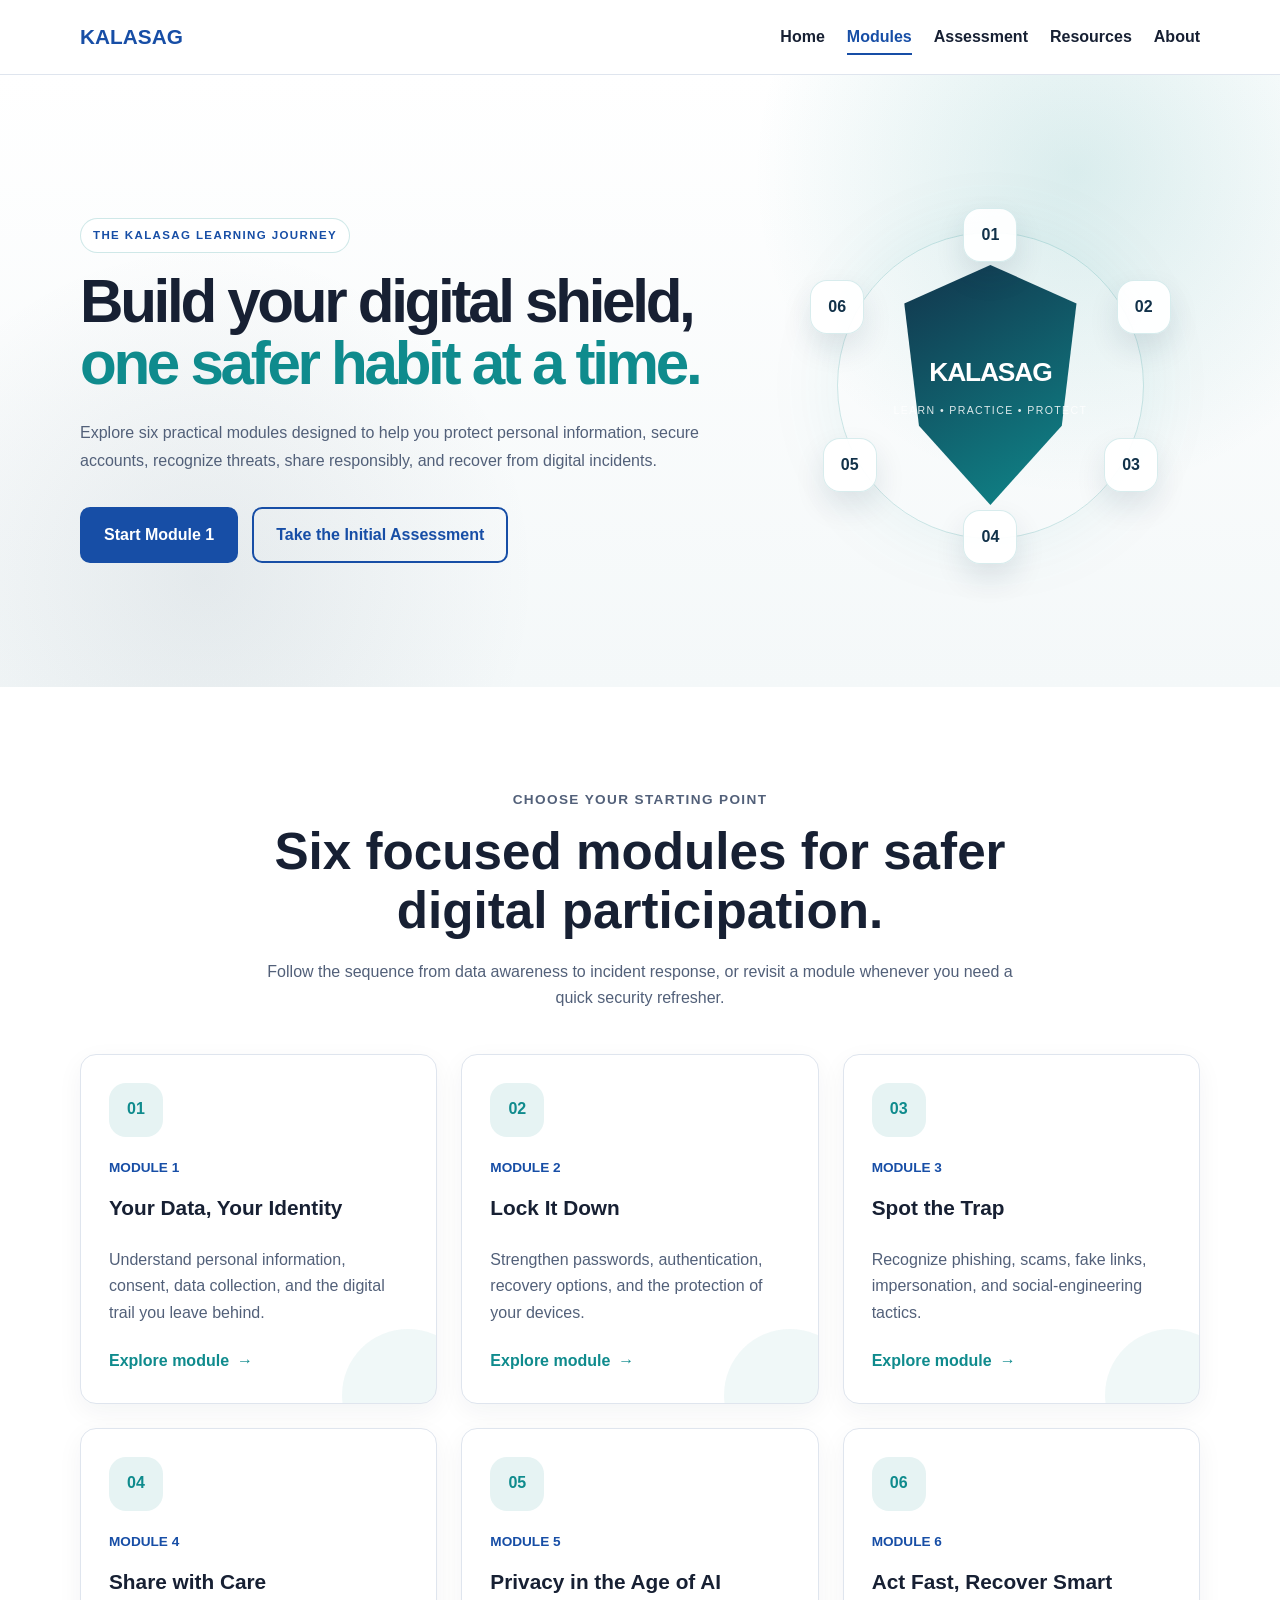
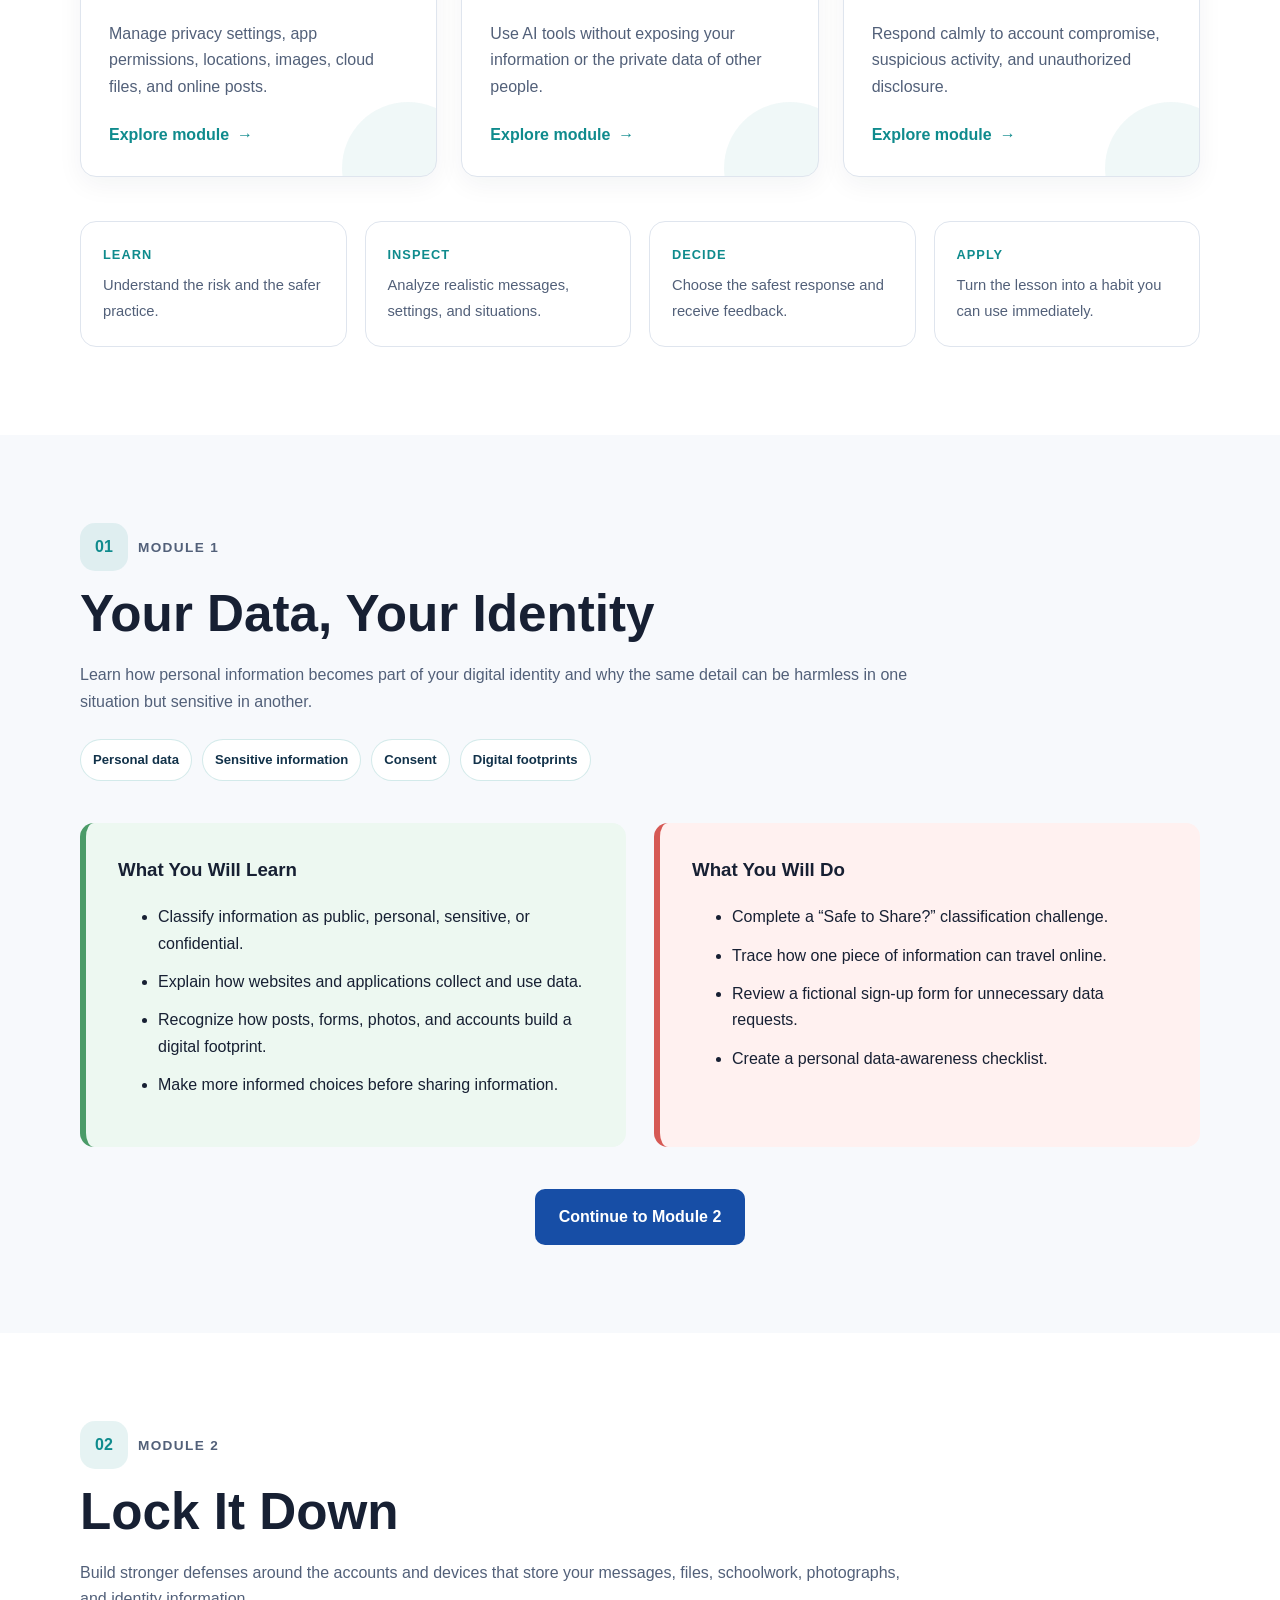
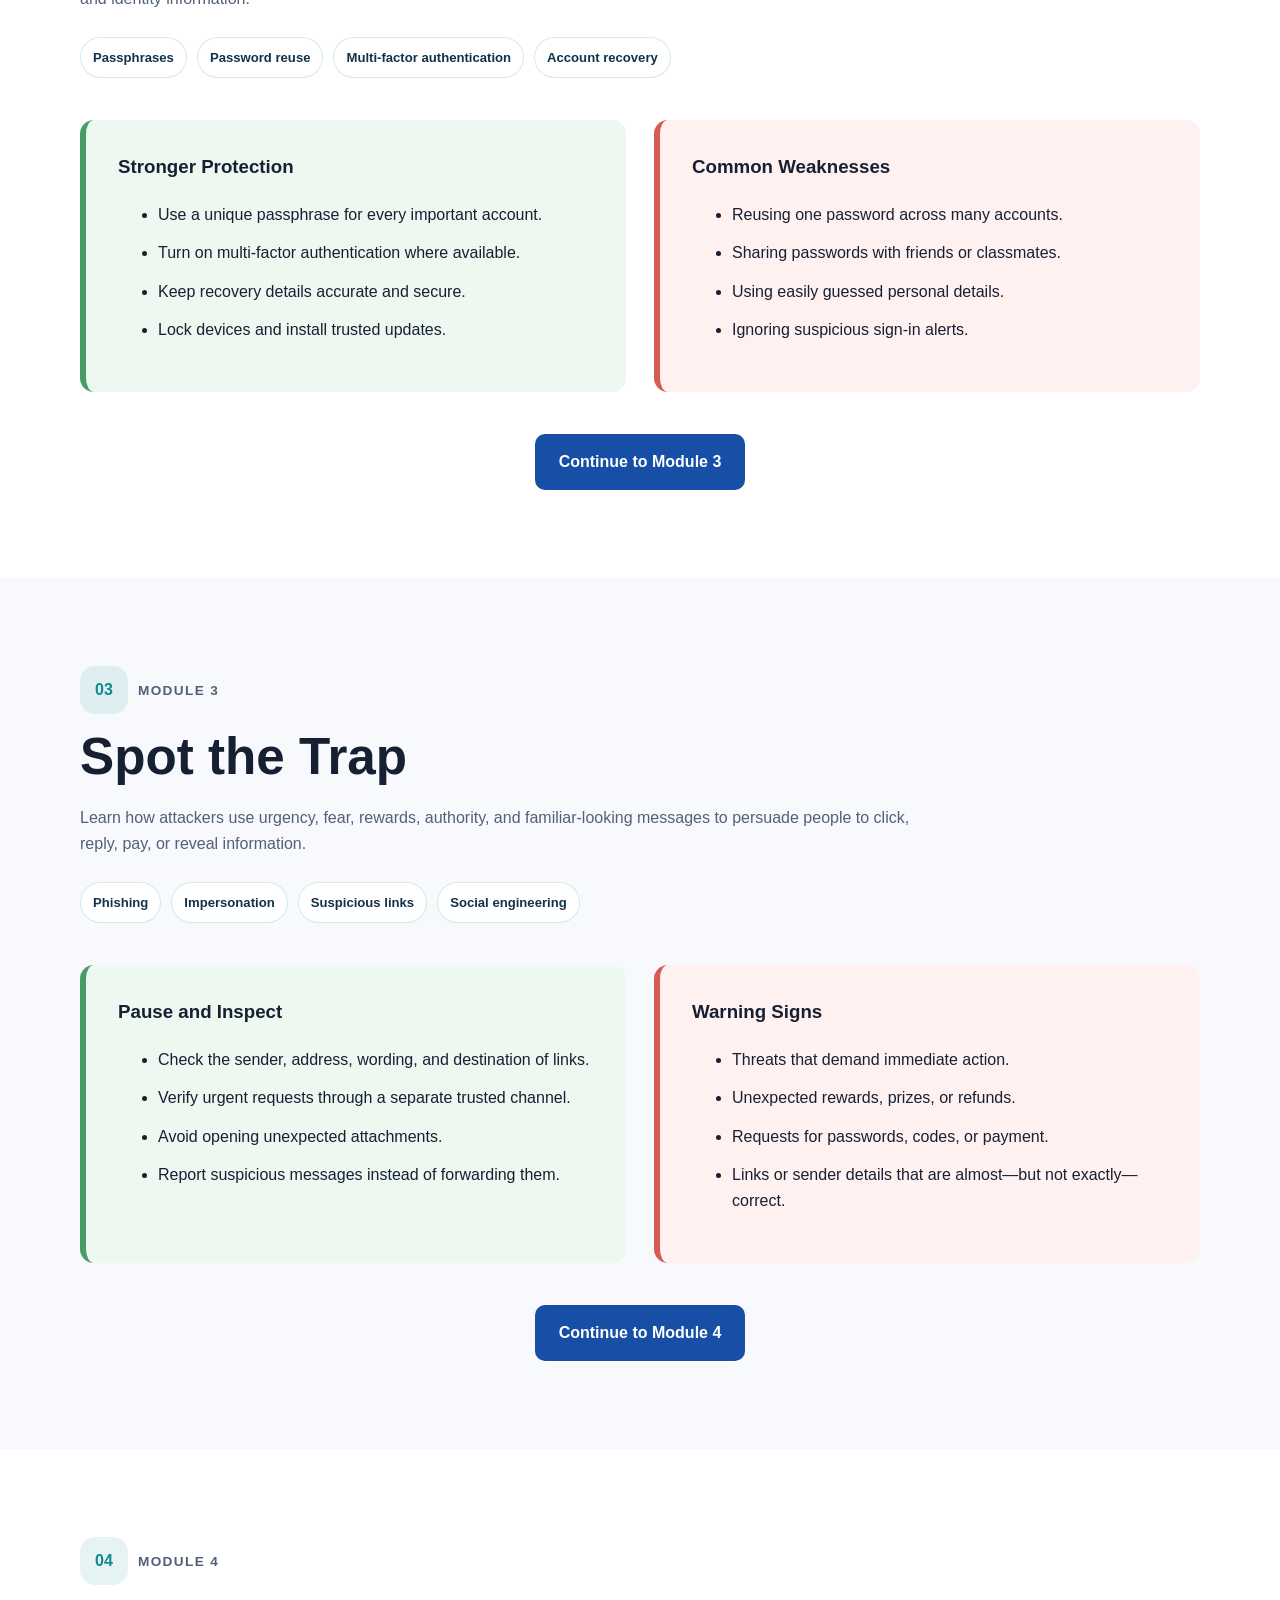
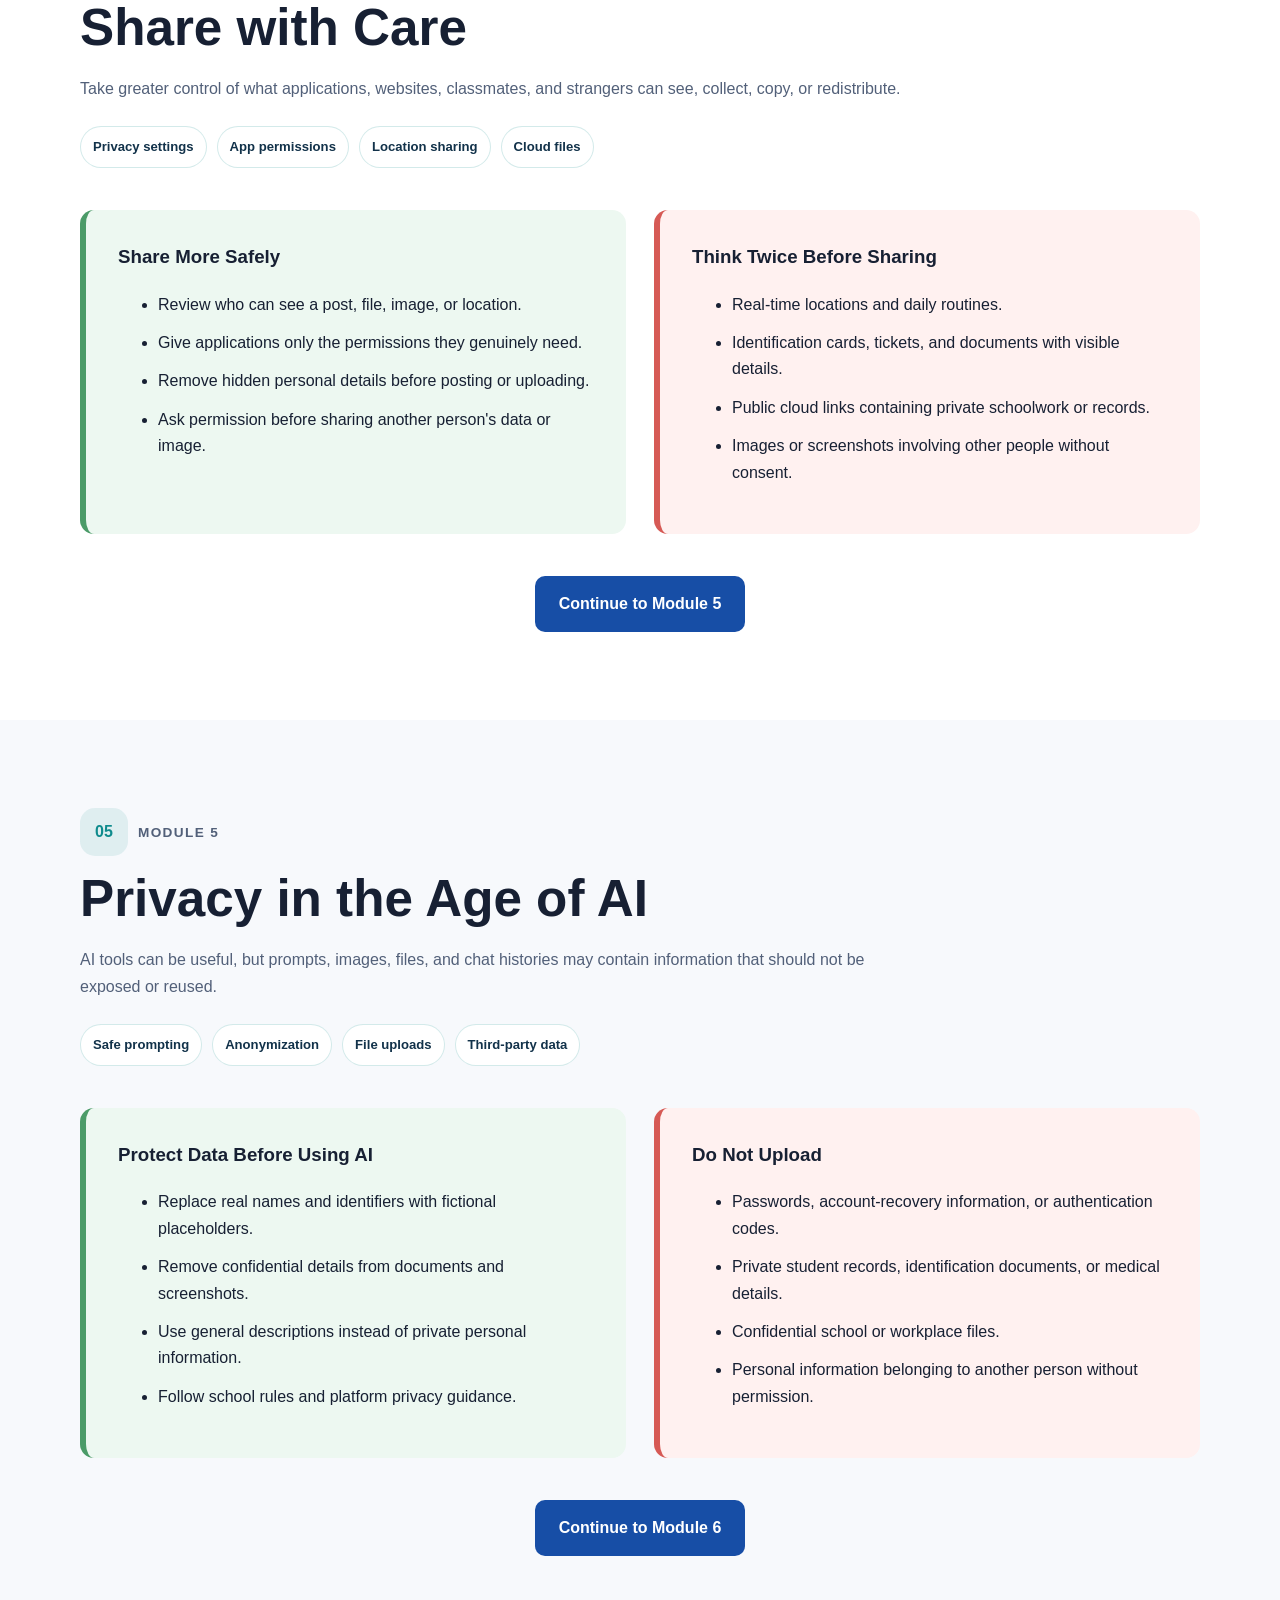
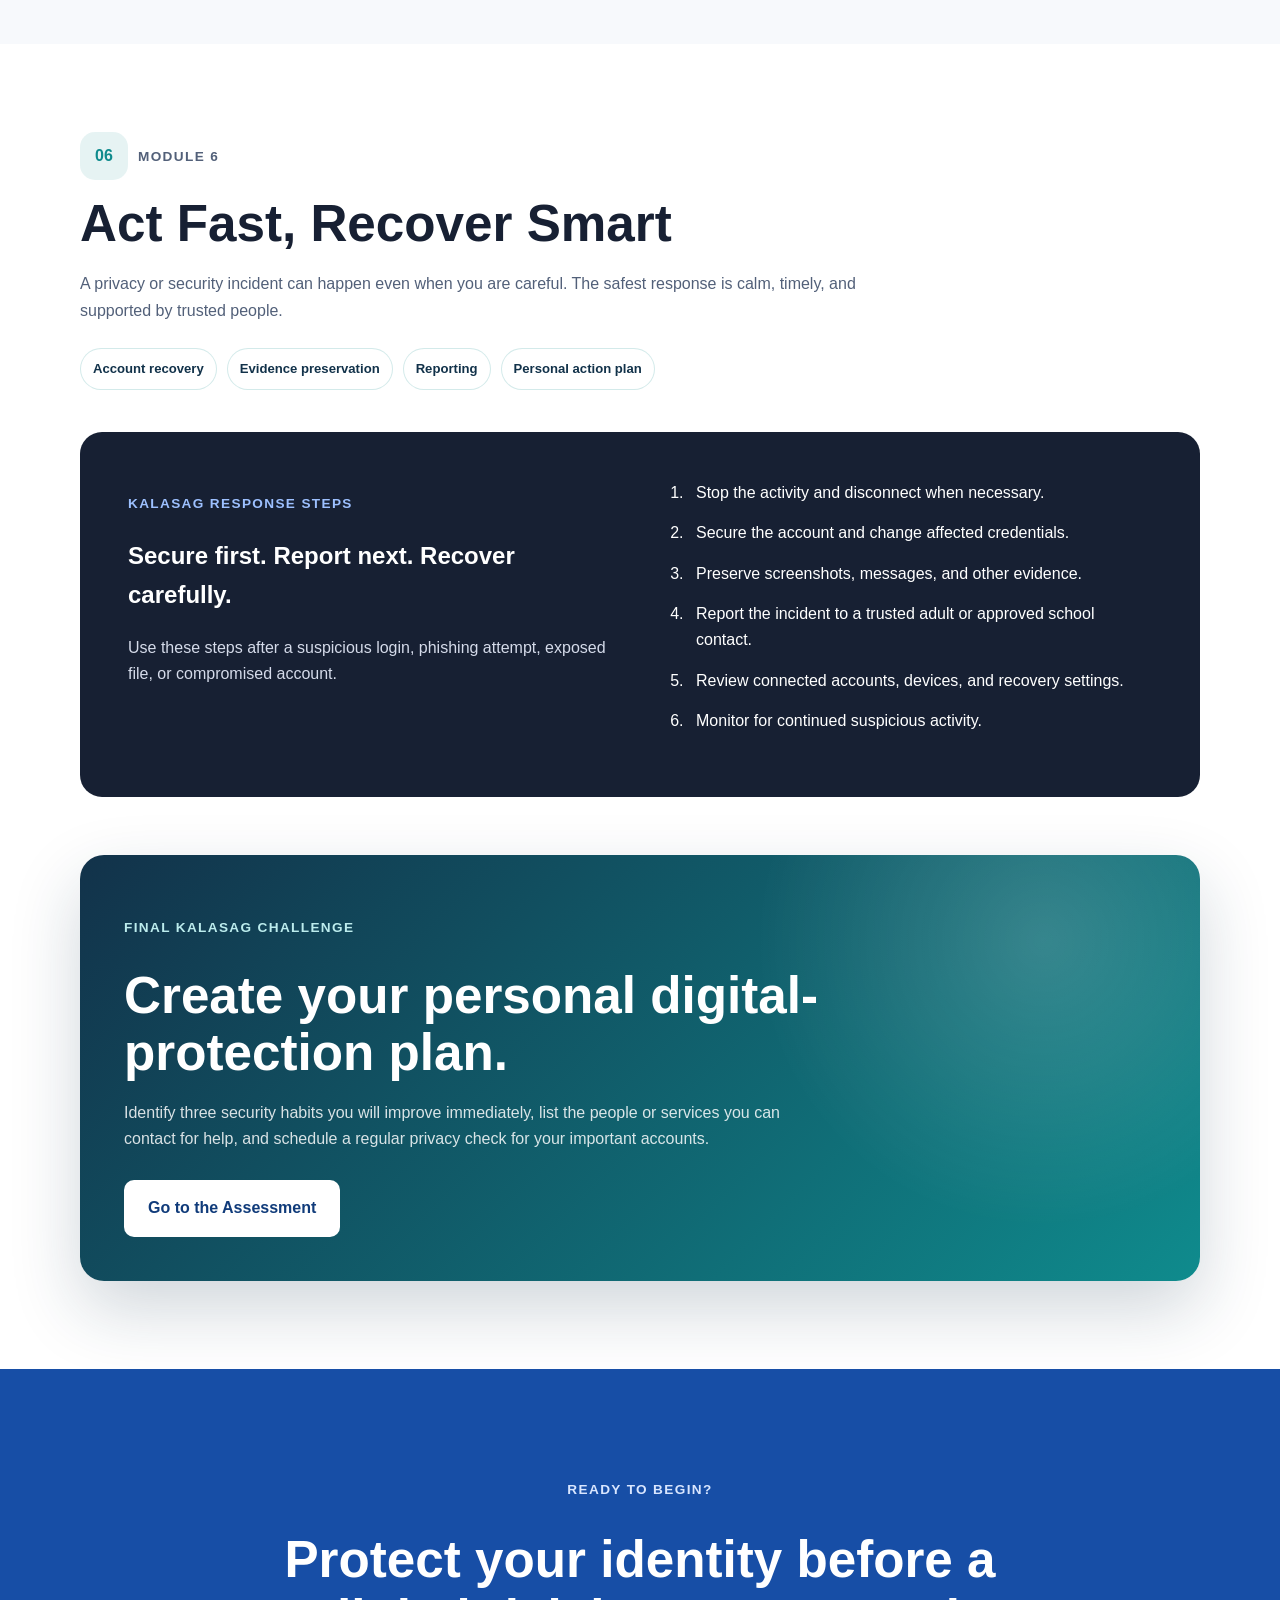
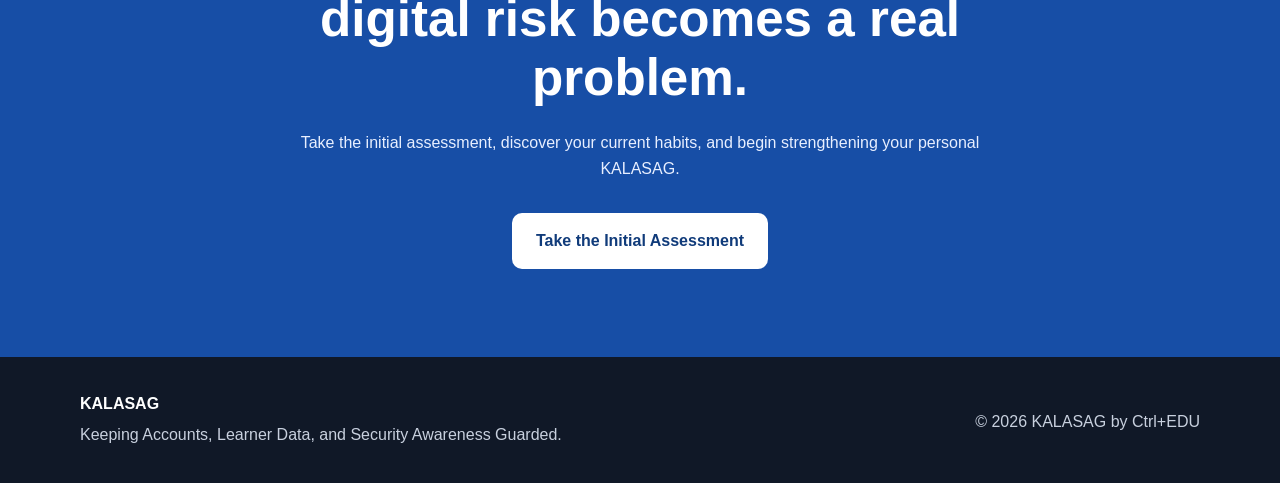
<file: modules.html>
<!DOCTYPE html>
<html lang="en">
<head>
    <meta charset="UTF-8">
    <meta name="viewport" content="width=device-width, initial-scale=1.0">
    <meta
        name="description"
        content="Explore the KALASAG learning modules on data privacy, account protection, phishing awareness, safe sharing, AI privacy, and incident response."
    >

    <title>Modules | KALASAG</title>

    <link rel="stylesheet" href="css/style.css">

    <style>
        /* KALASAG module-page overrides aligned with the homepage */
        .modules-hero {
            min-height: 68vh;
            display: grid;
            align-items: center;
            padding: 72px 0 64px;
            overflow: hidden;
            background:
                radial-gradient(circle at 84% 16%, rgba(15, 139, 141, 0.15), transparent 27%),
                radial-gradient(circle at 16% 82%, rgba(18, 50, 74, 0.08), transparent 28%),
                linear-gradient(180deg, #ffffff 0%, #f4f8f9 100%);
        }

        .modules-hero .hero-grid {
            grid-template-columns: minmax(0, 1.08fr) minmax(300px, 0.72fr);
            gap: 72px;
        }

        .modules-hero .eyebrow {
            display: inline-flex;
            align-items: center;
            gap: 8px;
            margin-bottom: 18px;
            padding: 7px 12px;
            border: 1px solid rgba(15, 139, 141, 0.2);
            border-radius: 999px;
            background: rgba(255, 255, 255, 0.78);
            backdrop-filter: blur(12px);
            font-size: 0.72rem;
            letter-spacing: 0.12em;
        }

        .modules-hero h1 {
            max-width: 720px;
            margin: 0;
            font-size: clamp(2.3rem, 4.7vw, 4.35rem);
            line-height: 1.03;
            letter-spacing: -0.055em;
            text-wrap: balance;
        }

        .modules-hero h1 span {
            color: #0f8b8d;
        }

        .modules-hero .hero-description {
            max-width: 650px;
            margin: 24px 0 0;
            font-size: clamp(1rem, 1.25vw, 1.12rem);
            line-height: 1.75;
        }

        .shield-path {
            position: relative;
            min-height: 390px;
            display: grid;
            place-items: center;
        }

        .shield-path::before {
            content: "";
            position: absolute;
            width: 305px;
            height: 305px;
            border: 1px solid rgba(15, 139, 141, 0.2);
            border-radius: 50%;
            box-shadow: 0 0 80px rgba(15, 139, 141, 0.08);
        }

        .shield-path::after {
            content: "";
            position: absolute;
            width: 210px;
            height: 240px;
            background: linear-gradient(150deg, #12324a 0%, #0f8b8d 100%);
            clip-path: polygon(50% 0%, 91% 16%, 84% 67%, 50% 100%, 16% 67%, 9% 16%);
            filter: drop-shadow(0 26px 36px rgba(18, 50, 74, 0.25));
        }

        .path-node {
            position: absolute;
            z-index: 2;
            width: 54px;
            height: 54px;
            display: grid;
            place-items: center;
            border: 1px solid rgba(15, 139, 141, 0.16);
            border-radius: 17px;
            background: rgba(255, 255, 255, 0.94);
            box-shadow: 0 14px 30px rgba(18, 50, 74, 0.11);
            color: #12324a;
            font-weight: 800;
        }

        .path-node.one { top: 18px; left: 50%; transform: translateX(-50%); }
        .path-node.two { top: 90px; right: 7%; }
        .path-node.three { bottom: 88px; right: 10%; }
        .path-node.four { bottom: 16px; left: 50%; transform: translateX(-50%); }
        .path-node.five { bottom: 88px; left: 10%; }
        .path-node.six { top: 90px; left: 7%; }

        .path-center {
            position: relative;
            z-index: 3;
            color: #ffffff;
            text-align: center;
        }

        .path-center strong {
            display: block;
            font-size: 1.65rem;
            letter-spacing: -0.045em;
        }

        .path-center span {
            display: block;
            margin-top: 7px;
            font-size: 0.66rem;
            letter-spacing: 0.13em;
            text-transform: uppercase;
            opacity: 0.86;
        }

        .module-preview-grid {
            align-items: stretch;
        }

        .module-preview {
            position: relative;
            display: flex;
            flex-direction: column;
            min-height: 318px;
            overflow: hidden;
            transition: transform 0.22s ease, box-shadow 0.22s ease, border-color 0.22s ease;
        }

        .module-preview::after {
            content: "";
            position: absolute;
            right: -38px;
            bottom: -58px;
            width: 132px;
            height: 132px;
            border-radius: 50%;
            background: rgba(15, 139, 141, 0.06);
        }

        .module-preview:hover {
            transform: translateY(-6px);
            border-color: rgba(15, 139, 141, 0.25);
            box-shadow: 0 18px 42px rgba(18, 50, 74, 0.11);
        }

        .module-preview .card-icon {
            width: 54px;
            height: 54px;
            margin-bottom: 20px;
            border-radius: 17px;
            background: rgba(15, 139, 141, 0.10);
            color: #0f8b8d;
            font-size: 1rem;
        }

        .module-preview h3 {
            font-size: 1.3rem;
            line-height: 1.25;
        }

        .module-preview p {
            flex: 1;
        }

        .module-link {
            position: relative;
            z-index: 2;
            display: inline-flex;
            align-items: center;
            gap: 8px;
            margin-top: 22px;
            color: #0f8b8d;
            font-weight: 800;
            text-decoration: none;
            transition: gap 0.2s ease;
        }

        .module-link:hover {
            gap: 12px;
        }

        .path-strip {
            display: grid;
            grid-template-columns: repeat(4, 1fr);
            gap: 18px;
            margin-top: 44px;
        }

        .path-step {
            padding: 22px;
            border: 1px solid var(--border, #dfe5ee);
            border-radius: 16px;
            background: #ffffff;
        }

        .path-step strong {
            display: block;
            margin-bottom: 6px;
            color: #0f8b8d;
            font-size: 0.8rem;
            letter-spacing: 0.08em;
            text-transform: uppercase;
        }

        .path-step span {
            color: var(--text-muted, #526079);
            font-size: 0.92rem;
        }

        .module-detail {
            scroll-margin-top: 95px;
        }

        .module-detail .section-heading {
            max-width: 830px;
        }

        .module-label {
            display: inline-flex;
            align-items: center;
            gap: 10px;
            margin-bottom: 14px;
        }

        .module-label .card-icon {
            width: 48px;
            height: 48px;
            border-radius: 15px;
            background: rgba(15, 139, 141, 0.10);
            color: #0f8b8d;
        }

        .lesson-chip-list {
            display: flex;
            flex-wrap: wrap;
            gap: 10px;
            margin-top: 24px;
        }

        .lesson-chip {
            padding: 9px 12px;
            border: 1px solid rgba(15, 139, 141, 0.18);
            border-radius: 999px;
            background: #ffffff;
            color: #12324a;
            font-size: 0.82rem;
            font-weight: 700;
        }

        .module-banner {
            margin-top: 58px;
            padding: 44px;
            border-radius: 24px;
            background:
                radial-gradient(circle at 86% 20%, rgba(255, 255, 255, 0.16), transparent 28%),
                linear-gradient(135deg, #12324a 0%, #0f8b8d 100%);
            color: #ffffff;
            box-shadow: 0 28px 70px rgba(18, 50, 74, 0.20);
        }

        .module-banner .eyebrow {
            color: #bceced;
        }

        .module-banner h2 {
            max-width: 700px;
            margin: 0;
            font-size: clamp(2rem, 4vw, 3.2rem);
            line-height: 1.12;
        }

        .module-banner p {
            max-width: 680px;
            margin: 18px 0 28px;
            color: rgba(255,255,255,0.84);
        }

        @media (max-width: 900px) {
            .modules-hero { min-height: auto; padding: 64px 0; }
            .modules-hero .hero-grid { grid-template-columns: 1fr; gap: 38px; }
            .shield-path { min-height: 350px; }
            .path-strip { grid-template-columns: repeat(2, 1fr); }
        }

        @media (max-width: 600px) {
            .modules-hero h1 { font-size: clamp(2.2rem, 12vw, 3.2rem); }
            .modules-hero .hero-actions { gap: 10px; }
            .modules-hero .hero-actions .button { width: 100%; text-align: center; }
            .shield-path { min-height: 325px; }
            .shield-path::before { width: 270px; height: 270px; }
            .shield-path::after { width: 182px; height: 210px; }
            .path-node { width: 48px; height: 48px; }
            .path-node.two, .path-node.six { top: 82px; }
            .path-node.three, .path-node.five { bottom: 80px; }
            .path-strip { grid-template-columns: 1fr; }
            .module-banner { padding: 34px 24px; }
        }
    </style>
</head>

<body>
    <header class="site-header">
        <nav class="container navigation">
            <a class="logo" href="index.html" aria-label="KALASAG home">
                KALASAG
            </a>

            <button
                class="menu-button"
                id="menuButton"
                type="button"
                aria-label="Open navigation menu"
                aria-expanded="false"
                aria-controls="navLinks"
            >
                ☰
            </button>

            <ul class="nav-links" id="navLinks">
                <li><a href="index.html">Home</a></li>
                <li><a class="active" href="modules.html">Modules</a></li>
                <li><a href="assessment.html">Assessment</a></li>
                <li><a href="resources.html">Resources</a></li>
                <li><a href="about.html">About</a></li>
            </ul>
        </nav>
    </header>

    <main>
        <!-- Hero -->
        <section class="modules-hero">
            <div class="container hero-grid">
                <div class="hero-content">
                    <p class="eyebrow">The KALASAG Learning Journey</p>

                    <h1>
                        Build your digital shield,
                        <span>one safer habit at a time.</span>
                    </h1>

                    <p class="hero-description">
                        Explore six practical modules designed to help you protect personal information,
                        secure accounts, recognize threats, share responsibly, and recover from digital incidents.
                    </p>

                    <div class="hero-actions">
                        <a class="button primary-button" href="module1.html">Start Module 1</a>
                        <a class="button secondary-button" href="assessment.html">Take the Initial Assessment</a>
                    </div>
                </div>

                <div class="shield-path" aria-label="Six-module KALASAG learning path">
                    <span class="path-node one">01</span>
                    <span class="path-node two">02</span>
                    <span class="path-node three">03</span>
                    <span class="path-node four">04</span>
                    <span class="path-node five">05</span>
                    <span class="path-node six">06</span>

                    <div class="path-center">
                        <strong>KALASAG</strong>
                        <span>Learn • Practice • Protect</span>
                    </div>
                </div>
            </div>
        </section>

        <!-- Overview -->
        <section class="section alternate-section">
            <div class="container">
                <div class="section-heading centered-heading">
                    <p class="eyebrow">Choose Your Starting Point</p>
                    <h2>Six focused modules for safer digital participation.</h2>
                    <p>
                        Follow the sequence from data awareness to incident response, or revisit a module whenever you need a quick security refresher.
                    </p>
                </div>

                <div class="module-preview-grid">
                    <article class="module-preview">
                        <div class="card-icon" aria-hidden="true">01</div>
                        <span class="module-number">Module 1</span>
                        <h3>Your Data, Your Identity</h3>
                        <p>Understand personal information, consent, data collection, and the digital trail you leave behind.</p>
                        <a class="module-link" href="module1.html">Explore module <span aria-hidden="true">→</span></a>
                    </article>

                    <article class="module-preview">
                        <div class="card-icon" aria-hidden="true">02</div>
                        <span class="module-number">Module 2</span>
                        <h3>Lock It Down</h3>
                        <p>Strengthen passwords, authentication, recovery options, and the protection of your devices.</p>
                        <a class="module-link" href="module2.html">Explore module <span aria-hidden="true">→</span></a>
                    </article>

                    <article class="module-preview">
                        <div class="card-icon" aria-hidden="true">03</div>
                        <span class="module-number">Module 3</span>
                        <h3>Spot the Trap</h3>
                        <p>Recognize phishing, scams, fake links, impersonation, and social-engineering tactics.</p>
                        <a class="module-link" href="module3.html">Explore module <span aria-hidden="true">→</span></a>
                    </article>

                    <article class="module-preview">
                        <div class="card-icon" aria-hidden="true">04</div>
                        <span class="module-number">Module 4</span>
                        <h3>Share with Care</h3>
                        <p>Manage privacy settings, app permissions, locations, images, cloud files, and online posts.</p>
                        <a class="module-link" href="module4.html">Explore module <span aria-hidden="true">→</span></a>
                    </article>

                    <article class="module-preview">
                        <div class="card-icon" aria-hidden="true">05</div>
                        <span class="module-number">Module 5</span>
                        <h3>Privacy in the Age of AI</h3>
                        <p>Use AI tools without exposing your information or the private data of other people.</p>
                        <a class="module-link" href="module5.html">Explore module <span aria-hidden="true">→</span></a>
                    </article>

                    <article class="module-preview">
                        <div class="card-icon" aria-hidden="true">06</div>
                        <span class="module-number">Module 6</span>
                        <h3>Act Fast, Recover Smart</h3>
                        <p>Respond calmly to account compromise, suspicious activity, and unauthorized disclosure.</p>
                        <a class="module-link" href="module6.html">Explore module <span aria-hidden="true">→</span></a>
                    </article>
                </div>

                <div class="path-strip">
                    <div class="path-step"><strong>Learn</strong><span>Understand the risk and the safer practice.</span></div>
                    <div class="path-step"><strong>Inspect</strong><span>Analyze realistic messages, settings, and situations.</span></div>
                    <div class="path-step"><strong>Decide</strong><span>Choose the safest response and receive feedback.</span></div>
                    <div class="path-step"><strong>Apply</strong><span>Turn the lesson into a habit you can use immediately.</span></div>
                </div>
            </div>
        </section>

        <!-- Module 1 -->
        <section class="section module-detail" id="module1">
            <div class="container">
                <div class="section-heading">
                    <div class="module-label">
                        <div class="card-icon" aria-hidden="true">01</div>
                        <p class="eyebrow">Module 1</p>
                    </div>
                    <h2>Your Data, Your Identity</h2>
                    <p>
                        Learn how personal information becomes part of your digital identity and why the same detail can be harmless in one situation but sensitive in another.
                    </p>
                    <div class="lesson-chip-list">
                        <span class="lesson-chip">Personal data</span>
                        <span class="lesson-chip">Sensitive information</span>
                        <span class="lesson-chip">Consent</span>
                        <span class="lesson-chip">Digital footprints</span>
                    </div>
                </div>

                <div class="comparison-grid">
                    <article class="comparison-card responsible-card">
                        <h3>What You Will Learn</h3>
                        <ul>
                            <li>Classify information as public, personal, sensitive, or confidential.</li>
                            <li>Explain how websites and applications collect and use data.</li>
                            <li>Recognize how posts, forms, photos, and accounts build a digital footprint.</li>
                            <li>Make more informed choices before sharing information.</li>
                        </ul>
                    </article>

                    <article class="comparison-card irresponsible-card">
                        <h3>What You Will Do</h3>
                        <ul>
                            <li>Complete a “Safe to Share?” classification challenge.</li>
                            <li>Trace how one piece of information can travel online.</li>
                            <li>Review a fictional sign-up form for unnecessary data requests.</li>
                            <li>Create a personal data-awareness checklist.</li>
                        </ul>
                    </article>
                </div>

                <div class="centered-action">
                    <a class="button primary-button" href="module2.html">Continue to Module 2</a>
                </div>
            </div>
        </section>

        <!-- Module 2 -->
        <section class="section alternate-section module-detail" id="module2">
            <div class="container">
                <div class="section-heading">
                    <div class="module-label">
                        <div class="card-icon" aria-hidden="true">02</div>
                        <p class="eyebrow">Module 2</p>
                    </div>
                    <h2>Lock It Down</h2>
                    <p>
                        Build stronger defenses around the accounts and devices that store your messages, files, schoolwork, photographs, and identity information.
                    </p>
                    <div class="lesson-chip-list">
                        <span class="lesson-chip">Passphrases</span>
                        <span class="lesson-chip">Password reuse</span>
                        <span class="lesson-chip">Multi-factor authentication</span>
                        <span class="lesson-chip">Account recovery</span>
                    </div>
                </div>

                <div class="comparison-grid">
                    <article class="comparison-card responsible-card">
                        <h3>Stronger Protection</h3>
                        <ul>
                            <li>Use a unique passphrase for every important account.</li>
                            <li>Turn on multi-factor authentication where available.</li>
                            <li>Keep recovery details accurate and secure.</li>
                            <li>Lock devices and install trusted updates.</li>
                        </ul>
                    </article>

                    <article class="comparison-card irresponsible-card">
                        <h3>Common Weaknesses</h3>
                        <ul>
                            <li>Reusing one password across many accounts.</li>
                            <li>Sharing passwords with friends or classmates.</li>
                            <li>Using easily guessed personal details.</li>
                            <li>Ignoring suspicious sign-in alerts.</li>
                        </ul>
                    </article>
                </div>

                <div class="centered-action">
                    <a class="button primary-button" href="module3.html">Continue to Module 3</a>
                </div>
            </div>
        </section>

        <!-- Module 3 -->
        <section class="section module-detail" id="module3">
            <div class="container">
                <div class="section-heading">
                    <div class="module-label">
                        <div class="card-icon" aria-hidden="true">03</div>
                        <p class="eyebrow">Module 3</p>
                    </div>
                    <h2>Spot the Trap</h2>
                    <p>
                        Learn how attackers use urgency, fear, rewards, authority, and familiar-looking messages to persuade people to click, reply, pay, or reveal information.
                    </p>
                    <div class="lesson-chip-list">
                        <span class="lesson-chip">Phishing</span>
                        <span class="lesson-chip">Impersonation</span>
                        <span class="lesson-chip">Suspicious links</span>
                        <span class="lesson-chip">Social engineering</span>
                    </div>
                </div>

                <div class="comparison-grid">
                    <article class="comparison-card responsible-card">
                        <h3>Pause and Inspect</h3>
                        <ul>
                            <li>Check the sender, address, wording, and destination of links.</li>
                            <li>Verify urgent requests through a separate trusted channel.</li>
                            <li>Avoid opening unexpected attachments.</li>
                            <li>Report suspicious messages instead of forwarding them.</li>
                        </ul>
                    </article>

                    <article class="comparison-card irresponsible-card">
                        <h3>Warning Signs</h3>
                        <ul>
                            <li>Threats that demand immediate action.</li>
                            <li>Unexpected rewards, prizes, or refunds.</li>
                            <li>Requests for passwords, codes, or payment.</li>
                            <li>Links or sender details that are almost—but not exactly—correct.</li>
                        </ul>
                    </article>
                </div>

                <div class="centered-action">
                    <a class="button primary-button" href="module4.html">Continue to Module 4</a>
                </div>
            </div>
        </section>

        <!-- Module 4 -->
        <section class="section alternate-section module-detail" id="module4">
            <div class="container">
                <div class="section-heading">
                    <div class="module-label">
                        <div class="card-icon" aria-hidden="true">04</div>
                        <p class="eyebrow">Module 4</p>
                    </div>
                    <h2>Share with Care</h2>
                    <p>
                        Take greater control of what applications, websites, classmates, and strangers can see, collect, copy, or redistribute.
                    </p>
                    <div class="lesson-chip-list">
                        <span class="lesson-chip">Privacy settings</span>
                        <span class="lesson-chip">App permissions</span>
                        <span class="lesson-chip">Location sharing</span>
                        <span class="lesson-chip">Cloud files</span>
                    </div>
                </div>

                <div class="comparison-grid">
                    <article class="comparison-card responsible-card">
                        <h3>Share More Safely</h3>
                        <ul>
                            <li>Review who can see a post, file, image, or location.</li>
                            <li>Give applications only the permissions they genuinely need.</li>
                            <li>Remove hidden personal details before posting or uploading.</li>
                            <li>Ask permission before sharing another person's data or image.</li>
                        </ul>
                    </article>

                    <article class="comparison-card irresponsible-card">
                        <h3>Think Twice Before Sharing</h3>
                        <ul>
                            <li>Real-time locations and daily routines.</li>
                            <li>Identification cards, tickets, and documents with visible details.</li>
                            <li>Public cloud links containing private schoolwork or records.</li>
                            <li>Images or screenshots involving other people without consent.</li>
                        </ul>
                    </article>
                </div>

                <div class="centered-action">
                    <a class="button primary-button" href="module5.html">Continue to Module 5</a>
                </div>
            </div>
        </section>

        <!-- Module 5 -->
        <section class="section module-detail" id="module5">
            <div class="container">
                <div class="section-heading">
                    <div class="module-label">
                        <div class="card-icon" aria-hidden="true">05</div>
                        <p class="eyebrow">Module 5</p>
                    </div>
                    <h2>Privacy in the Age of AI</h2>
                    <p>
                        AI tools can be useful, but prompts, images, files, and chat histories may contain information that should not be exposed or reused.
                    </p>
                    <div class="lesson-chip-list">
                        <span class="lesson-chip">Safe prompting</span>
                        <span class="lesson-chip">Anonymization</span>
                        <span class="lesson-chip">File uploads</span>
                        <span class="lesson-chip">Third-party data</span>
                    </div>
                </div>

                <div class="comparison-grid">
                    <article class="comparison-card responsible-card">
                        <h3>Protect Data Before Using AI</h3>
                        <ul>
                            <li>Replace real names and identifiers with fictional placeholders.</li>
                            <li>Remove confidential details from documents and screenshots.</li>
                            <li>Use general descriptions instead of private personal information.</li>
                            <li>Follow school rules and platform privacy guidance.</li>
                        </ul>
                    </article>

                    <article class="comparison-card irresponsible-card">
                        <h3>Do Not Upload</h3>
                        <ul>
                            <li>Passwords, account-recovery information, or authentication codes.</li>
                            <li>Private student records, identification documents, or medical details.</li>
                            <li>Confidential school or workplace files.</li>
                            <li>Personal information belonging to another person without permission.</li>
                        </ul>
                    </article>
                </div>

                <div class="centered-action">
                    <a class="button primary-button" href="module6.html">Continue to Module 6</a>
                </div>
            </div>
        </section>

        <!-- Module 6 -->
        <section class="section alternate-section module-detail" id="module6">
            <div class="container">
                <div class="section-heading">
                    <div class="module-label">
                        <div class="card-icon" aria-hidden="true">06</div>
                        <p class="eyebrow">Module 6</p>
                    </div>
                    <h2>Act Fast, Recover Smart</h2>
                    <p>
                        A privacy or security incident can happen even when you are careful. The safest response is calm, timely, and supported by trusted people.
                    </p>
                    <div class="lesson-chip-list">
                        <span class="lesson-chip">Account recovery</span>
                        <span class="lesson-chip">Evidence preservation</span>
                        <span class="lesson-chip">Reporting</span>
                        <span class="lesson-chip">Personal action plan</span>
                    </div>
                </div>

                <div class="checklist-panel">
                    <div>
                        <p class="eyebrow">KALASAG Response Steps</p>
                        <h2>Secure first. Report next. Recover carefully.</h2>
                        <p>
                            Use these steps after a suspicious login, phishing attempt, exposed file, or compromised account.
                        </p>
                    </div>

                    <ol class="numbered-checklist">
                        <li>Stop the activity and disconnect when necessary.</li>
                        <li>Secure the account and change affected credentials.</li>
                        <li>Preserve screenshots, messages, and other evidence.</li>
                        <li>Report the incident to a trusted adult or approved school contact.</li>
                        <li>Review connected accounts, devices, and recovery settings.</li>
                        <li>Monitor for continued suspicious activity.</li>
                    </ol>
                </div>

                <div class="module-banner">
                    <p class="eyebrow">Final KALASAG Challenge</p>
                    <h2>Create your personal digital-protection plan.</h2>
                    <p>
                        Identify three security habits you will improve immediately, list the people or services you can contact for help, and schedule a regular privacy check for your important accounts.
                    </p>
                    <a class="button light-button" href="assessment.html">Go to the Assessment</a>
                </div>
            </div>
        </section>

        <!-- CTA -->
        <section class="call-to-action">
            <div class="container call-to-action-content">
                <p class="eyebrow">Ready to Begin?</p>
                <h2>Protect your identity before a digital risk becomes a real problem.</h2>
                <p>
                    Take the initial assessment, discover your current habits, and begin strengthening your personal KALASAG.
                </p>
                <a class="button light-button" href="assessment.html">Take the Initial Assessment</a>
            </div>
        </section>
    </main>

    <footer class="site-footer">
        <div class="container footer-content">
            <div>
                <strong>KALASAG</strong>
                <p>Keeping Accounts, Learner Data, and Security Awareness Guarded.</p>
            </div>

            <p>&copy; 2026 KALASAG by Ctrl+EDU</p>
        </div>
    </footer>

    <script src="js/script.js"></script>
</body>
</html>
</file>
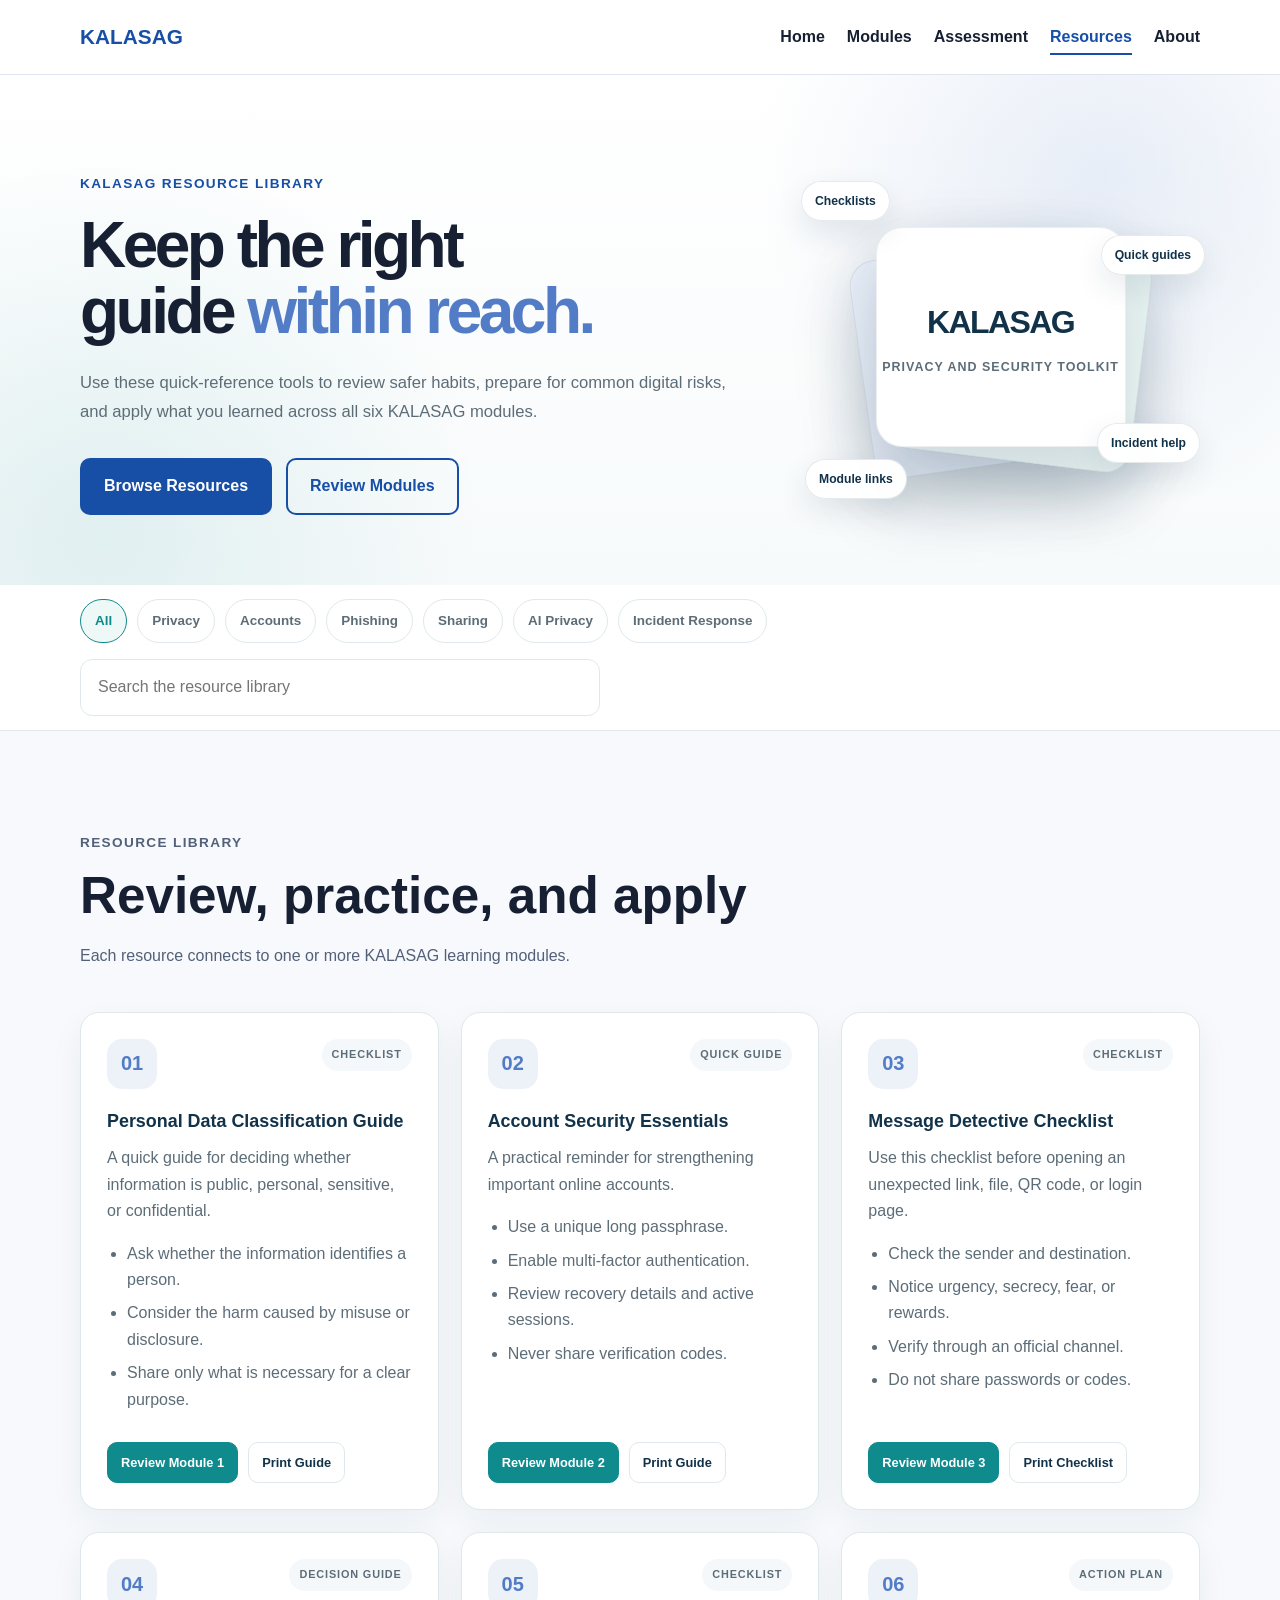
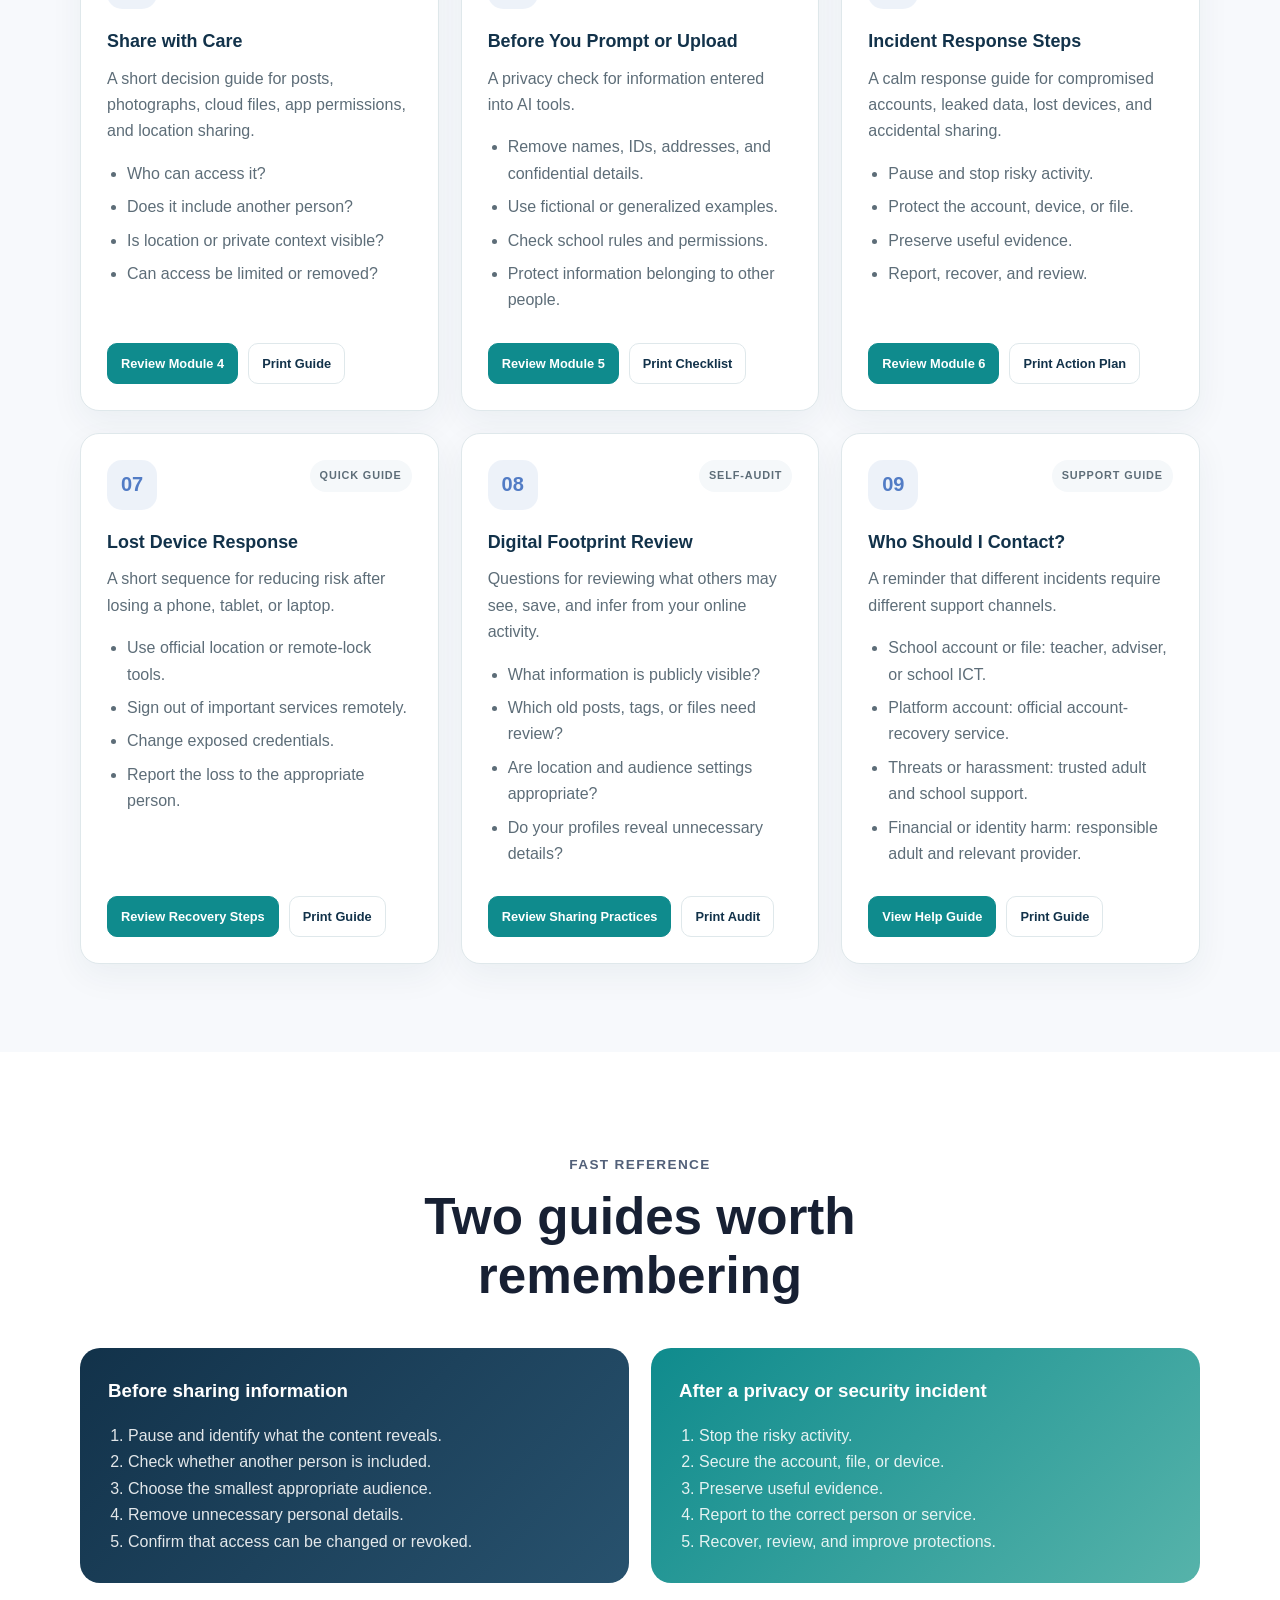
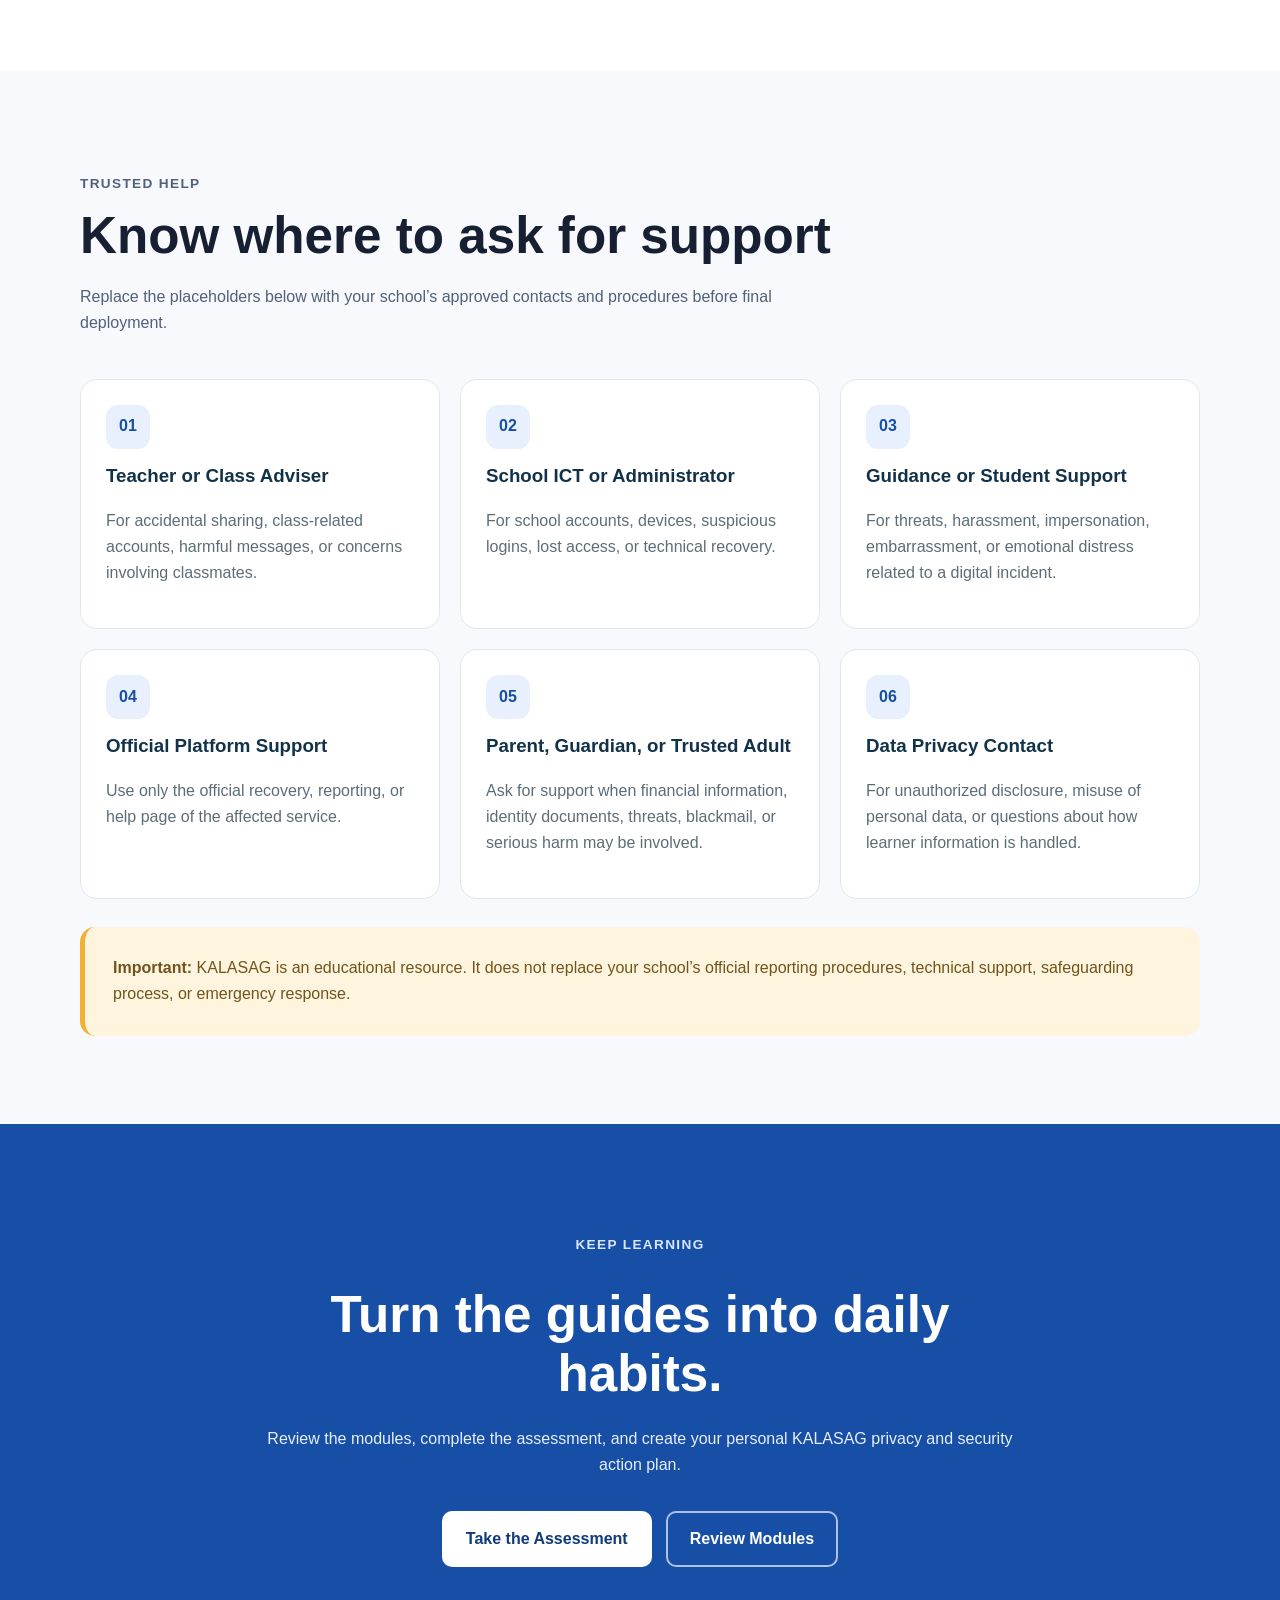
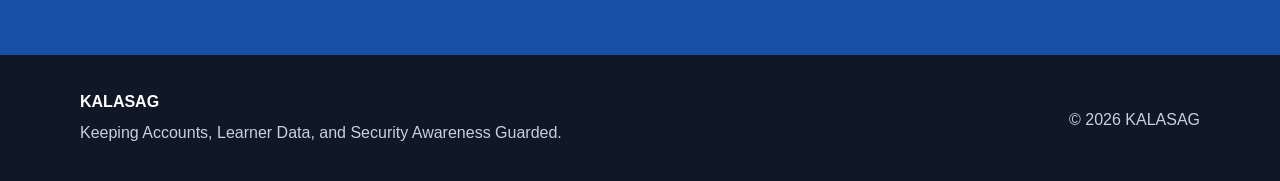
<file: resources.html>
<!DOCTYPE html>
<html lang="en">
<head>
    <meta charset="UTF-8">

    <meta
        name="viewport"
        content="width=device-width, initial-scale=1.0"
    >

    <meta
        name="description"
        content="KALASAG resources for data privacy, account security, phishing, safe sharing, AI privacy, and incident response."
    >

    <title>Resources | KALASAG</title>

    <link rel="stylesheet" href="css/style.css">

    <style>
        :root {
            --kalasag-navy: #12324a;
            --kalasag-teal: #0f8b8d;
            --kalasag-coral: #d96b65;
            --kalasag-gold: #f2b134;
            --kalasag-green: #2e7d5b;
            --kalasag-blue: #527cc5;
            --kalasag-purple: #6f63b8;
            --kalasag-pale: #f5f8fa;
            --kalasag-border: #dfe8eb;
            --kalasag-muted: #5d6d78;
            --success-bg: #eaf7f3;
            --warning-bg: #fff5df;
            --danger-bg: #fff0ef;
        }

        .resources-hero {
            padding: 82px 0 68px;
            overflow: hidden;
            background:
                radial-gradient(circle at 86% 20%, rgba(82,124,197,.13), transparent 29%),
                radial-gradient(circle at 8% 88%, rgba(15,139,141,.10), transparent 30%),
                linear-gradient(180deg, #ffffff 0%, #f7fafb 100%);
        }

        .resources-hero .hero-grid {
            grid-template-columns: minmax(0, 1.12fr) minmax(300px, .68fr);
            gap: 64px;
            align-items: center;
        }

        .resources-hero h1 {
            max-width: 780px;
            margin: 18px 0 0;
            font-size: clamp(2.45rem, 5vw, 4.55rem);
            line-height: 1.02;
            letter-spacing: -0.055em;
            text-wrap: balance;
        }

        .resources-hero h1 span {
            color: var(--kalasag-blue);
        }

        .resources-hero .hero-description {
            max-width: 690px;
            margin: 24px 0 0;
            color: var(--kalasag-muted);
            font-size: clamp(1rem, 1.3vw, 1.12rem);
            line-height: 1.75;
        }

        .resource-visual {
            position: relative;
            min-height: 360px;
            display: grid;
            place-items: center;
        }

        .folder-stack {
            position: relative;
            width: 250px;
            height: 220px;
        }

        .folder-card {
            position: absolute;
            inset: 0;
            display: grid;
            place-items: center;
            border: 1px solid rgba(18,50,74,.08);
            border-radius: 26px;
            background: #ffffff;
            box-shadow: 0 28px 70px rgba(18,50,74,.16);
        }

        .folder-card:nth-child(1) {
            transform: rotate(-8deg) translate(-18px, 16px);
            background: #ecf2fb;
        }

        .folder-card:nth-child(2) {
            transform: rotate(7deg) translate(18px, 12px);
            background: #eef8f6;
        }

        .folder-card:nth-child(3) {
            transform: rotate(0);
            z-index: 3;
        }

        .folder-card strong {
            display: block;
            color: var(--kalasag-navy);
            font-size: 2rem;
            letter-spacing: -0.05em;
            text-align: center;
        }

        .folder-card span {
            display: block;
            margin-top: 8px;
            color: var(--kalasag-muted);
            font-size: .78rem;
            font-weight: 800;
            text-align: center;
            text-transform: uppercase;
            letter-spacing: .08em;
        }

        .resource-chip {
            position: absolute;
            z-index: 4;
            padding: 9px 13px;
            border: 1px solid rgba(18,50,74,.10);
            border-radius: 999px;
            background: rgba(255,255,255,.96);
            box-shadow: 0 12px 30px rgba(18,50,74,.10);
            color: var(--kalasag-navy);
            font-size: .76rem;
            font-weight: 800;
        }

        .resource-chip.one { top: 24px; left: 0; }
        .resource-chip.two { top: 78px; right: -5px; }
        .resource-chip.three { bottom: 54px; right: 0; }
        .resource-chip.four { bottom: 18px; left: 4px; }

        .resource-filter-bar {
            position: sticky;
            top: 74px;
            z-index: 50;
            padding: 14px 0;
            border-bottom: 1px solid var(--kalasag-border);
            background: rgba(255,255,255,.96);
            backdrop-filter: blur(10px);
        }

        .resource-filters {
            display: flex;
            flex-wrap: wrap;
            gap: 10px;
        }

        .filter-button {
            padding: 10px 14px;
            border: 1px solid var(--kalasag-border);
            border-radius: 999px;
            background: #ffffff;
            color: var(--kalasag-muted);
            font: inherit;
            font-size: .84rem;
            font-weight: 800;
            cursor: pointer;
        }

        .filter-button:hover,
        .filter-button:focus,
        .filter-button.active {
            border-color: var(--kalasag-teal);
            background: #eef9f7;
            color: var(--kalasag-teal);
        }

        .resource-grid {
            display: grid;
            grid-template-columns: repeat(3, minmax(0, 1fr));
            gap: 22px;
        }

        .resource-card {
            display: flex;
            flex-direction: column;
            min-height: 100%;
            padding: 26px;
            border: 1px solid var(--kalasag-border);
            border-radius: 19px;
            background: #ffffff;
            box-shadow: 0 12px 34px rgba(18,50,74,.055);
            transition: transform .2s ease, box-shadow .2s ease, border-color .2s ease;
        }

        .resource-card:hover {
            transform: translateY(-4px);
            border-color: rgba(15,139,141,.35);
            box-shadow: 0 20px 44px rgba(18,50,74,.09);
        }

        .resource-card[hidden] {
            display: none;
        }

        .resource-card-top {
            display: flex;
            justify-content: space-between;
            gap: 16px;
            align-items: flex-start;
        }

        .resource-icon {
            width: 50px;
            height: 50px;
            display: grid;
            place-items: center;
            border-radius: 15px;
            background: rgba(82,124,197,.10);
            color: var(--kalasag-blue);
            font-size: 1.25rem;
            font-weight: 900;
        }

        .resource-type {
            padding: 7px 10px;
            border-radius: 999px;
            background: var(--kalasag-pale);
            color: var(--kalasag-muted);
            font-size: .68rem;
            font-weight: 900;
            letter-spacing: .08em;
            text-transform: uppercase;
        }

        .resource-card h3 {
            margin: 18px 0 9px;
            color: var(--kalasag-navy);
            font-size: 1.12rem;
        }

        .resource-card p {
            margin: 0;
            color: var(--kalasag-muted);
            line-height: 1.65;
        }

        .resource-card ul {
            margin: 16px 0 0;
            padding-left: 20px;
            color: var(--kalasag-muted);
        }

        .resource-card li {
            margin-bottom: 7px;
        }

        .resource-actions {
            display: flex;
            flex-wrap: wrap;
            gap: 10px;
            margin-top: auto;
            padding-top: 22px;
        }

        .mini-button {
            display: inline-flex;
            align-items: center;
            justify-content: center;
            min-height: 40px;
            padding: 9px 13px;
            border: 1px solid var(--kalasag-border);
            border-radius: 10px;
            background: #ffffff;
            color: var(--kalasag-navy);
            font-size: .8rem;
            font-weight: 850;
            text-decoration: none;
            cursor: pointer;
        }

        .mini-button.primary {
            border-color: var(--kalasag-teal);
            background: var(--kalasag-teal);
            color: #ffffff;
        }

        .mini-button:hover,
        .mini-button:focus {
            transform: translateY(-1px);
        }

        .quick-guide-grid {
            display: grid;
            grid-template-columns: repeat(2, minmax(0, 1fr));
            gap: 22px;
        }

        .quick-guide {
            padding: 28px;
            border-radius: 20px;
            color: #ffffff;
        }

        .quick-guide h3 {
            margin: 0 0 12px;
            color: #ffffff;
        }

        .quick-guide p,
        .quick-guide li {
            color: rgba(255,255,255,.88);
        }

        .quick-guide.one {
            background: linear-gradient(135deg, var(--kalasag-navy), #28526e);
        }

        .quick-guide.two {
            background: linear-gradient(135deg, var(--kalasag-teal), #56b3aa);
        }

        .quick-guide ol,
        .quick-guide ul {
            margin-bottom: 0;
            padding-left: 20px;
        }

        .help-grid {
            display: grid;
            grid-template-columns: repeat(3, minmax(0, 1fr));
            gap: 20px;
        }

        .help-card {
            padding: 25px;
            border: 1px solid var(--kalasag-border);
            border-radius: 17px;
            background: #ffffff;
        }

        .help-card h3 {
            margin: 12px 0 8px;
            color: var(--kalasag-navy);
        }

        .help-card p {
            color: var(--kalasag-muted);
        }

        .help-card .card-icon {
            width: 44px;
            height: 44px;
        }

        .notice-panel {
            padding: 28px;
            border-left: 5px solid var(--kalasag-gold);
            border-radius: 15px;
            background: var(--warning-bg);
            color: #6f541c;
        }

        .resource-search {
            width: 100%;
            max-width: 520px;
            padding: 14px 17px;
            border: 1px solid var(--kalasag-border);
            border-radius: 12px;
            background: #ffffff;
            color: var(--kalasag-navy);
            font: inherit;
        }

        .resource-search:focus {
            outline: 3px solid rgba(15,139,141,.12);
            border-color: var(--kalasag-teal);
        }

        .no-results {
            display: none;
            padding: 30px;
            border: 1px dashed var(--kalasag-border);
            border-radius: 16px;
            color: var(--kalasag-muted);
            text-align: center;
        }

        .no-results.show {
            display: block;
        }

        .print-sheet {
            display: none;
        }

        @media print {
            header,
            footer,
            .resources-hero,
            .resource-filter-bar,
            .section:not(.print-sheet) {
                display: none !important;
            }

            .print-sheet {
                display: block;
                padding: 20px;
                color: #000;
            }

            .print-sheet h1,
            .print-sheet h2 {
                color: #000;
            }
        }

        @media (max-width: 930px) {
            .resources-hero .hero-grid {
                grid-template-columns: 1fr 1fr;
            }

            .resource-grid,
            .help-grid {
                grid-template-columns: repeat(2, minmax(0, 1fr));
            }
        }

        @media (max-width: 700px) {
            .resources-hero {
                padding-top: 54px;
            }

            .resources-hero .hero-grid,
            .resource-grid,
            .quick-guide-grid,
            .help-grid {
                grid-template-columns: 1fr;
            }

            .resource-visual {
                min-height: 320px;
            }

            .resource-filter-bar {
                top: 72px;
            }
        }
    </style>
</head>

<body>
<header class="site-header">
    <nav class="container navigation">
        <a class="logo" href="index.html">KALASAG</a>

        <button
            class="menu-button"
            id="menuButton"
            type="button"
            aria-label="Open navigation menu"
            aria-expanded="false"
            aria-controls="navLinks"
        >
            ☰
        </button>

        <ul class="nav-links" id="navLinks">
            <li><a href="index.html">Home</a></li>
            <li><a href="modules.html">Modules</a></li>
            <li><a href="assessment.html">Assessment</a></li>
            <li><a class="active" href="resources.html">Resources</a></li>
            <li><a href="about.html">About</a></li>
        </ul>
    </nav>
</header>

<main>
    <section class="resources-hero">
        <div class="container hero-grid">
            <div>
                <p class="eyebrow">KALASAG Resource Library</p>

                <h1>
                    Keep the right guide
                    <span>within reach.</span>
                </h1>

                <p class="hero-description">
                    Use these quick-reference tools to review safer habits,
                    prepare for common digital risks, and apply what you learned
                    across all six KALASAG modules.
                </p>

                <div class="hero-actions">
                    <a class="button primary-button" href="#resourceLibrary">
                        Browse Resources
                    </a>

                    <a class="button secondary-button" href="modules.html">
                        Review Modules
                    </a>
                </div>
            </div>

            <div class="resource-visual" aria-label="Resource library illustration">
                <div class="folder-stack">
                    <div class="folder-card"></div>
                    <div class="folder-card"></div>
                    <div class="folder-card">
                        <div>
                            <strong>KALASAG</strong>
                            <span>Privacy and security toolkit</span>
                        </div>
                    </div>
                </div>

                <span class="resource-chip one">Checklists</span>
                <span class="resource-chip two">Quick guides</span>
                <span class="resource-chip three">Incident help</span>
                <span class="resource-chip four">Module links</span>
            </div>
        </div>
    </section>

    <section class="resource-filter-bar" aria-label="Resource filters">
        <div class="container">
            <div style="display:flex;gap:16px;align-items:center;flex-wrap:wrap;justify-content:space-between;">
                <div class="resource-filters">
                    <button class="filter-button active" type="button" data-filter="all">
                        All
                    </button>
                    <button class="filter-button" type="button" data-filter="privacy">
                        Privacy
                    </button>
                    <button class="filter-button" type="button" data-filter="accounts">
                        Accounts
                    </button>
                    <button class="filter-button" type="button" data-filter="phishing">
                        Phishing
                    </button>
                    <button class="filter-button" type="button" data-filter="sharing">
                        Sharing
                    </button>
                    <button class="filter-button" type="button" data-filter="ai">
                        AI Privacy
                    </button>
                    <button class="filter-button" type="button" data-filter="incident">
                        Incident Response
                    </button>
                </div>

                <input
                    class="resource-search"
                    id="resourceSearch"
                    type="search"
                    placeholder="Search the resource library"
                    aria-label="Search resources"
                >
            </div>
        </div>
    </section>

    <section class="section" id="resourceLibrary">
        <div class="container">
            <div class="section-heading">
                <p class="eyebrow">Resource Library</p>
                <h2>Review, practice, and apply</h2>
                <p>
                    Each resource connects to one or more KALASAG learning modules.
                </p>
            </div>

            <div class="resource-grid" id="resourceGrid">
                <article
                    class="resource-card"
                    data-category="privacy"
                    data-search="personal data privacy identity information classification public sensitive confidential"
                >
                    <div class="resource-card-top">
                        <div class="resource-icon">01</div>
                        <span class="resource-type">Checklist</span>
                    </div>

                    <h3>Personal Data Classification Guide</h3>

                    <p>
                        A quick guide for deciding whether information is public,
                        personal, sensitive, or confidential.
                    </p>

                    <ul>
                        <li>Ask whether the information identifies a person.</li>
                        <li>Consider the harm caused by misuse or disclosure.</li>
                        <li>Share only what is necessary for a clear purpose.</li>
                    </ul>

                    <div class="resource-actions">
                        <a class="mini-button primary" href="module1.html">
                            Review Module 1
                        </a>

                        <button class="mini-button print-trigger" type="button">
                            Print Guide
                        </button>
                    </div>
                </article>

                <article
                    class="resource-card"
                    data-category="accounts"
                    data-search="password passphrase mfa multifactor authentication recovery account security"
                >
                    <div class="resource-card-top">
                        <div class="resource-icon">02</div>
                        <span class="resource-type">Quick Guide</span>
                    </div>

                    <h3>Account Security Essentials</h3>

                    <p>
                        A practical reminder for strengthening important online
                        accounts.
                    </p>

                    <ul>
                        <li>Use a unique long passphrase.</li>
                        <li>Enable multi-factor authentication.</li>
                        <li>Review recovery details and active sessions.</li>
                        <li>Never share verification codes.</li>
                    </ul>

                    <div class="resource-actions">
                        <a class="mini-button primary" href="module2.html">
                            Review Module 2
                        </a>

                        <button class="mini-button print-trigger" type="button">
                            Print Guide
                        </button>
                    </div>
                </article>

                <article
                    class="resource-card"
                    data-category="phishing"
                    data-search="phishing scam social engineering suspicious message link qr code verification sender urgency"
                >
                    <div class="resource-card-top">
                        <div class="resource-icon">03</div>
                        <span class="resource-type">Checklist</span>
                    </div>

                    <h3>Message Detective Checklist</h3>

                    <p>
                        Use this checklist before opening an unexpected link,
                        file, QR code, or login page.
                    </p>

                    <ul>
                        <li>Check the sender and destination.</li>
                        <li>Notice urgency, secrecy, fear, or rewards.</li>
                        <li>Verify through an official channel.</li>
                        <li>Do not share passwords or codes.</li>
                    </ul>

                    <div class="resource-actions">
                        <a class="mini-button primary" href="module3.html">
                            Review Module 3
                        </a>

                        <button class="mini-button print-trigger" type="button">
                            Print Checklist
                        </button>
                    </div>
                </article>

                <article
                    class="resource-card"
                    data-category="sharing"
                    data-search="safe sharing consent cloud permissions location social media photo app access digital footprint"
                >
                    <div class="resource-card-top">
                        <div class="resource-icon">04</div>
                        <span class="resource-type">Decision Guide</span>
                    </div>

                    <h3>Share with Care</h3>

                    <p>
                        A short decision guide for posts, photographs, cloud files,
                        app permissions, and location sharing.
                    </p>

                    <ul>
                        <li>Who can access it?</li>
                        <li>Does it include another person?</li>
                        <li>Is location or private context visible?</li>
                        <li>Can access be limited or removed?</li>
                    </ul>

                    <div class="resource-actions">
                        <a class="mini-button primary" href="module4.html">
                            Review Module 4
                        </a>

                        <button class="mini-button print-trigger" type="button">
                            Print Guide
                        </button>
                    </div>
                </article>

                <article
                    class="resource-card"
                    data-category="ai"
                    data-search="ai privacy prompt upload document anonymize identifiers confidential artificial intelligence"
                >
                    <div class="resource-card-top">
                        <div class="resource-icon">05</div>
                        <span class="resource-type">Checklist</span>
                    </div>

                    <h3>Before You Prompt or Upload</h3>

                    <p>
                        A privacy check for information entered into AI tools.
                    </p>

                    <ul>
                        <li>Remove names, IDs, addresses, and confidential details.</li>
                        <li>Use fictional or generalized examples.</li>
                        <li>Check school rules and permissions.</li>
                        <li>Protect information belonging to other people.</li>
                    </ul>

                    <div class="resource-actions">
                        <a class="mini-button primary" href="module5.html">
                            Review Module 5
                        </a>

                        <button class="mini-button print-trigger" type="button">
                            Print Checklist
                        </button>
                    </div>
                </article>

                <article
                    class="resource-card"
                    data-category="incident"
                    data-search="incident response account compromised breach recovery report evidence lost device accidental sharing"
                >
                    <div class="resource-card-top">
                        <div class="resource-icon">06</div>
                        <span class="resource-type">Action Plan</span>
                    </div>

                    <h3>Incident Response Steps</h3>

                    <p>
                        A calm response guide for compromised accounts, leaked data,
                        lost devices, and accidental sharing.
                    </p>

                    <ul>
                        <li>Pause and stop risky activity.</li>
                        <li>Protect the account, device, or file.</li>
                        <li>Preserve useful evidence.</li>
                        <li>Report, recover, and review.</li>
                    </ul>

                    <div class="resource-actions">
                        <a class="mini-button primary" href="module6.html">
                            Review Module 6
                        </a>

                        <button class="mini-button print-trigger" type="button">
                            Print Action Plan
                        </button>
                    </div>
                </article>

                <article
                    class="resource-card"
                    data-category="accounts incident"
                    data-search="lost device phone laptop remote lock sign out recovery device security"
                >
                    <div class="resource-card-top">
                        <div class="resource-icon">07</div>
                        <span class="resource-type">Quick Guide</span>
                    </div>

                    <h3>Lost Device Response</h3>

                    <p>
                        A short sequence for reducing risk after losing a phone,
                        tablet, or laptop.
                    </p>

                    <ul>
                        <li>Use official location or remote-lock tools.</li>
                        <li>Sign out of important services remotely.</li>
                        <li>Change exposed credentials.</li>
                        <li>Report the loss to the appropriate person.</li>
                    </ul>

                    <div class="resource-actions">
                        <a class="mini-button primary" href="module6.html">
                            Review Recovery Steps
                        </a>

                        <button class="mini-button print-trigger" type="button">
                            Print Guide
                        </button>
                    </div>
                </article>

                <article
                    class="resource-card"
                    data-category="privacy sharing"
                    data-search="digital footprint privacy audit social media posts tags location profile search"
                >
                    <div class="resource-card-top">
                        <div class="resource-icon">08</div>
                        <span class="resource-type">Self-Audit</span>
                    </div>

                    <h3>Digital Footprint Review</h3>

                    <p>
                        Questions for reviewing what others may see, save, and infer
                        from your online activity.
                    </p>

                    <ul>
                        <li>What information is publicly visible?</li>
                        <li>Which old posts, tags, or files need review?</li>
                        <li>Are location and audience settings appropriate?</li>
                        <li>Do your profiles reveal unnecessary details?</li>
                    </ul>

                    <div class="resource-actions">
                        <a class="mini-button primary" href="module4.html">
                            Review Sharing Practices
                        </a>

                        <button class="mini-button print-trigger" type="button">
                            Print Audit
                        </button>
                    </div>
                </article>

                <article
                    class="resource-card"
                    data-category="incident phishing accounts"
                    data-search="report help support teacher trusted adult school ict administrator platform"
                >
                    <div class="resource-card-top">
                        <div class="resource-icon">09</div>
                        <span class="resource-type">Support Guide</span>
                    </div>

                    <h3>Who Should I Contact?</h3>

                    <p>
                        A reminder that different incidents require different
                        support channels.
                    </p>

                    <ul>
                        <li>School account or file: teacher, adviser, or school ICT.</li>
                        <li>Platform account: official account-recovery service.</li>
                        <li>Threats or harassment: trusted adult and school support.</li>
                        <li>Financial or identity harm: responsible adult and relevant provider.</li>
                    </ul>

                    <div class="resource-actions">
                        <a class="mini-button primary" href="#trustedHelp">
                            View Help Guide
                        </a>

                        <button class="mini-button print-trigger" type="button">
                            Print Guide
                        </button>
                    </div>
                </article>
            </div>

            <p class="no-results" id="noResults">
                No resource matches your current search or filter.
            </p>
        </div>
    </section>

    <section class="section alternate-section">
        <div class="container">
            <div class="section-heading centered-heading">
                <p class="eyebrow">Fast Reference</p>
                <h2>Two guides worth remembering</h2>
            </div>

            <div class="quick-guide-grid">
                <article class="quick-guide one">
                    <h3>Before sharing information</h3>
                    <ol>
                        <li>Pause and identify what the content reveals.</li>
                        <li>Check whether another person is included.</li>
                        <li>Choose the smallest appropriate audience.</li>
                        <li>Remove unnecessary personal details.</li>
                        <li>Confirm that access can be changed or revoked.</li>
                    </ol>
                </article>

                <article class="quick-guide two">
                    <h3>After a privacy or security incident</h3>
                    <ol>
                        <li>Stop the risky activity.</li>
                        <li>Secure the account, file, or device.</li>
                        <li>Preserve useful evidence.</li>
                        <li>Report to the correct person or service.</li>
                        <li>Recover, review, and improve protections.</li>
                    </ol>
                </article>
            </div>
        </div>
    </section>

    <section class="section" id="trustedHelp">
        <div class="container">
            <div class="section-heading">
                <p class="eyebrow">Trusted Help</p>
                <h2>Know where to ask for support</h2>
                <p>
                    Replace the placeholders below with your school’s approved
                    contacts and procedures before final deployment.
                </p>
            </div>

            <div class="help-grid">
                <article class="help-card">
                    <div class="card-icon">01</div>
                    <h3>Teacher or Class Adviser</h3>
                    <p>
                        For accidental sharing, class-related accounts, harmful
                        messages, or concerns involving classmates.
                    </p>
                </article>

                <article class="help-card">
                    <div class="card-icon">02</div>
                    <h3>School ICT or Administrator</h3>
                    <p>
                        For school accounts, devices, suspicious logins, lost access,
                        or technical recovery.
                    </p>
                </article>

                <article class="help-card">
                    <div class="card-icon">03</div>
                    <h3>Guidance or Student Support</h3>
                    <p>
                        For threats, harassment, impersonation, embarrassment, or
                        emotional distress related to a digital incident.
                    </p>
                </article>

                <article class="help-card">
                    <div class="card-icon">04</div>
                    <h3>Official Platform Support</h3>
                    <p>
                        Use only the official recovery, reporting, or help page of
                        the affected service.
                    </p>
                </article>

                <article class="help-card">
                    <div class="card-icon">05</div>
                    <h3>Parent, Guardian, or Trusted Adult</h3>
                    <p>
                        Ask for support when financial information, identity documents,
                        threats, blackmail, or serious harm may be involved.
                    </p>
                </article>

                <article class="help-card">
                    <div class="card-icon">06</div>
                    <h3>Data Privacy Contact</h3>
                    <p>
                        For unauthorized disclosure, misuse of personal data, or
                        questions about how learner information is handled.
                    </p>
                </article>
            </div>

            <div class="notice-panel" style="margin-top:28px;">
                <strong>Important:</strong>
                KALASAG is an educational resource. It does not replace your school’s
                official reporting procedures, technical support, safeguarding process,
                or emergency response.
            </div>
        </div>
    </section>

    <section class="call-to-action">
        <div class="container call-to-action-content">
            <p class="eyebrow">Keep Learning</p>

            <h2>Turn the guides into daily habits.</h2>

            <p>
                Review the modules, complete the assessment, and create your personal
                KALASAG privacy and security action plan.
            </p>

            <div class="hero-actions" style="justify-content:center;">
                <a class="button light-button" href="assessment.html">
                    Take the Assessment
                </a>

                <a
                    class="button secondary-button"
                    href="modules.html"
                    style="border-color:rgba(255,255,255,.65);color:#fff;"
                >
                    Review Modules
                </a>
            </div>
        </div>
    </section>

    <section class="print-sheet" id="printSheet">
        <h1>KALASAG Quick Reference</h1>

        <h2>Before Sharing</h2>
        <ol>
            <li>Identify personal or sensitive information.</li>
            <li>Check the audience and purpose.</li>
            <li>Remove unnecessary details.</li>
            <li>Ask consent when another person is involved.</li>
            <li>Use the least access necessary.</li>
        </ol>

        <h2>Account Security</h2>
        <ul>
            <li>Use unique long passphrases.</li>
            <li>Enable multi-factor authentication.</li>
            <li>Review active sessions and recovery methods.</li>
            <li>Never share passwords or verification codes.</li>
        </ul>

        <h2>Spot the Trap</h2>
        <ul>
            <li>Check the sender and destination.</li>
            <li>Be cautious of urgency, secrecy, fear, or rewards.</li>
            <li>Verify using an official channel.</li>
            <li>Do not open unexpected files or login links.</li>
        </ul>

        <h2>Incident Response</h2>
        <ol>
            <li>Pause.</li>
            <li>Protect.</li>
            <li>Preserve evidence.</li>
            <li>Report.</li>
            <li>Recover and review.</li>
        </ol>
    </section>
</main>

<footer class="site-footer">
    <div class="container footer-content">
        <div>
            <strong>KALASAG</strong>
            <p>Keeping Accounts, Learner Data, and Security Awareness Guarded.</p>
        </div>

        <p>&copy; 2026 KALASAG</p>
    </div>
</footer>

<script src="js/script.js"></script>

<script>
"use strict";

const filterButtons = [...document.querySelectorAll(".filter-button")];
const resourceCards = [...document.querySelectorAll(".resource-card")];
const resourceSearch = document.getElementById("resourceSearch");
const noResults = document.getElementById("noResults");
const printButtons = [...document.querySelectorAll(".print-trigger")];

let activeFilter = "all";

function applyFilters() {
    const query = resourceSearch.value.trim().toLowerCase();
    let visibleCount = 0;

    resourceCards.forEach(card => {
        const categories = card.dataset.category.split(" ");
        const searchable = card.dataset.search.toLowerCase();
        const title = card.querySelector("h3").textContent.toLowerCase();
        const body = card.textContent.toLowerCase();

        const matchesFilter =
            activeFilter === "all" || categories.includes(activeFilter);

        const matchesSearch =
            !query ||
            searchable.includes(query) ||
            title.includes(query) ||
            body.includes(query);

        const visible = matchesFilter && matchesSearch;
        card.hidden = !visible;

        if (visible) {
            visibleCount += 1;
        }
    });

    noResults.classList.toggle("show", visibleCount === 0);
}

filterButtons.forEach(button => {
    button.addEventListener("click", () => {
        activeFilter = button.dataset.filter;

        filterButtons.forEach(item => {
            item.classList.toggle("active", item === button);
        });

        applyFilters();
    });
});

resourceSearch.addEventListener("input", applyFilters);

printButtons.forEach(button => {
    button.addEventListener("click", () => {
        window.print();
    });
});

applyFilters();
</script>
</body>
</html>
</file>
<file: css/style.css>
:root {
    --primary: #174ea6;
    --primary-dark: #103b7a;
    --secondary: #e8f0fe;
    --accent: #f4b400;
    --text-dark: #172033;
    --text-muted: #526079;
    --background: #f7f9fc;
    --surface: #ffffff;
    --border: #dfe5ee;
    --success-background: #edf8f1;
    --success-border: #4b9b68;
    --danger-background: #fff1f0;
    --danger-border: #d65a55;
    --shadow: 0 14px 40px rgba(23, 32, 51, 0.08);
}

* {
    box-sizing: border-box;
}

html {
    scroll-behavior: smooth;
}

body {
    margin: 0;
    font-family: Arial, Helvetica, sans-serif;
    line-height: 1.65;
    color: var(--text-dark);
    background: var(--background);
}

img {
    max-width: 100%;
    display: block;
}

a {
    color: inherit;
}

.container {
    width: min(1120px, 90%);
    margin: 0 auto;
}

.site-header {
    position: sticky;
    top: 0;
    z-index: 1000;
    background: rgba(255, 255, 255, 0.96);
    border-bottom: 1px solid var(--border);
}

.navigation {
    min-height: 74px;
    display: flex;
    align-items: center;
    justify-content: space-between;
    gap: 24px;
}

.logo {
    color: var(--primary);
    font-size: 1.3rem;
    font-weight: 800;
    text-decoration: none;
}

.nav-links {
    display: flex;
    align-items: center;
    gap: 22px;
    margin: 0;
    padding: 0;
    list-style: none;
}

.nav-links a {
    padding: 8px 0;
    color: var(--text-dark);
    font-weight: 600;
    text-decoration: none;
    border-bottom: 2px solid transparent;
}

.nav-links a:hover,
.nav-links a.active {
    color: var(--primary);
    border-bottom-color: var(--primary);
}

.menu-button {
    display: none;
    border: 0;
    background: transparent;
    color: var(--text-dark);
    font-size: 1.5rem;
    cursor: pointer;
}

.hero {
    padding: 96px 0;
    background:
        radial-gradient(
            circle at top right,
            rgba(23, 78, 166, 0.14),
            transparent 35%
        ),
        linear-gradient(
            135deg,
            #f7f9fc 0%,
            #e8f0fe 100%
        );
}

.hero-grid {
    display: grid;
    grid-template-columns: 1.3fr 0.8fr;
    align-items: center;
    gap: 56px;
}

.eyebrow {
    margin-bottom: 12px;
    color: var(--primary);
    font-size: 0.85rem;
    font-weight: 800;
    letter-spacing: 0.1em;
    text-transform: uppercase;
}

.hero h1 {
    max-width: 760px;
    margin: 0;
    font-size: clamp(2.6rem, 6vw, 5rem);
    line-height: 1.05;
    letter-spacing: -0.04em;
}

.hero-description {
    max-width: 720px;
    margin: 24px 0;
    color: var(--text-muted);
    font-size: 1.15rem;
}

.hero-actions {
    display: flex;
    flex-wrap: wrap;
    gap: 14px;
    margin-top: 32px;
}

.button {
    display: inline-block;
    padding: 13px 22px;
    border: 2px solid transparent;
    border-radius: 10px;
    font-weight: 800;
    text-decoration: none;
    transition:
        transform 0.2s ease,
        opacity 0.2s ease;
}

.button:hover {
    transform: translateY(-2px);
}

.primary-button {
    background: var(--primary);
    color: #ffffff;
}

.primary-button:hover {
    background: var(--primary-dark);
}

.secondary-button {
    border-color: var(--primary);
    color: var(--primary);
    background: transparent;
}

.light-button {
    background: #ffffff;
    color: var(--primary-dark);
}

.hero-card {
    padding: 34px;
    border: 1px solid rgba(255, 255, 255, 0.8);
    border-radius: 20px;
    background: rgba(255, 255, 255, 0.9);
    box-shadow: var(--shadow);
}

.card-label {
    margin-top: 0;
    color: var(--primary);
    font-size: 1.1rem;
    font-weight: 800;
}

.check-list {
    margin: 22px 0 0;
    padding: 0;
    list-style: none;
}

.check-list li {
    position: relative;
    margin-bottom: 16px;
    padding-left: 32px;
}

.check-list li::before {
    content: "✓";
    position: absolute;
    left: 0;
    color: var(--primary);
    font-weight: 800;
}

.section {
    padding: 88px 0;
}

.alternate-section {
    background: var(--surface);
}

.section-heading {
    max-width: 760px;
    margin-bottom: 42px;
}

.section-heading h2 {
    margin: 0 0 18px;
    font-size: clamp(2rem, 4vw, 3.2rem);
    line-height: 1.15;
}

.section-heading p {
    color: var(--text-muted);
}

.centered-heading {
    margin-right: auto;
    margin-left: auto;
    text-align: center;
}

.card-grid,
.module-preview-grid {
    display: grid;
    grid-template-columns: repeat(3, 1fr);
    gap: 24px;
}

.benefit-card,
.module-preview {
    padding: 28px;
    border: 1px solid var(--border);
    border-radius: 16px;
    background: var(--surface);
    box-shadow: 0 8px 26px rgba(23, 32, 51, 0.05);
}

.benefit-card h3,
.module-preview h3 {
    margin: 16px 0 10px;
}

.benefit-card p,
.module-preview p {
    margin-bottom: 0;
    color: var(--text-muted);
}

.card-icon {
    width: 48px;
    height: 48px;
    display: grid;
    place-items: center;
    border-radius: 12px;
    background: var(--secondary);
    color: var(--primary);
    font-weight: 800;
}

.comparison-grid {
    display: grid;
    grid-template-columns: 1fr 1fr;
    gap: 28px;
}

.comparison-card {
    padding: 32px;
    border-left: 6px solid;
    border-radius: 14px;
}

.comparison-card h3 {
    margin-top: 0;
}

.comparison-card li {
    margin-bottom: 12px;
}

.responsible-card {
    border-left-color: var(--success-border);
    background: var(--success-background);
}

.irresponsible-card {
    border-left-color: var(--danger-border);
    background: var(--danger-background);
}

.module-number {
    display: inline-block;
    color: var(--primary);
    font-size: 0.85rem;
    font-weight: 800;
    text-transform: uppercase;
}

.centered-action {
    margin-top: 42px;
    text-align: center;
}

.checklist-panel {
    display: grid;
    grid-template-columns: 1fr 1fr;
    gap: 48px;
    padding: 48px;
    border-radius: 22px;
    background: var(--text-dark);
    color: #ffffff;
}

.checklist-panel .eyebrow {
    color: #9dc0ff;
}

.checklist-panel p {
    color: #d5dbea;
}

.numbered-checklist {
    margin: 0;
    padding-left: 24px;
}

.numbered-checklist li {
    margin-bottom: 14px;
    padding-left: 8px;
}

.call-to-action {
    padding: 88px 0;
    text-align: center;
    background: var(--primary);
    color: #ffffff;
}

.call-to-action-content {
    max-width: 760px;
}

.call-to-action .eyebrow {
    color: #d9e6ff;
}

.call-to-action h2 {
    margin: 0;
    font-size: clamp(2rem, 4vw, 3.3rem);
    line-height: 1.15;
}

.call-to-action p {
    margin: 22px auto 30px;
    color: #e8efff;
}

.site-footer {
    padding: 34px 0;
    background: #101827;
    color: #ffffff;
}

.footer-content {
    display: flex;
    align-items: center;
    justify-content: space-between;
    gap: 32px;
}

.footer-content p {
    margin: 5px 0 0;
    color: #c8d0de;
}

@media (max-width: 900px) {
    .hero-grid,
    .checklist-panel {
        grid-template-columns: 1fr;
    }

    .card-grid,
    .module-preview-grid {
        grid-template-columns: repeat(2, 1fr);
    }
}

@media (max-width: 700px) {
    .navigation {
        position: relative;
    }

    .menu-button {
        display: block;
    }

    .nav-links {
        position: absolute;
        top: 74px;
        right: 0;
        left: 0;
        display: none;
        flex-direction: column;
        align-items: flex-start;
        gap: 0;
        padding: 18px 5%;
        background: var(--surface);
        border-bottom: 1px solid var(--border);
    }

    .nav-links.show {
        display: flex;
    }

    .nav-links li,
    .nav-links a {
        width: 100%;
    }

    .nav-links a {
        display: block;
        padding: 12px 0;
    }

    .hero {
        padding: 72px 0;
    }

    .hero h1 {
        font-size: 2.7rem;
    }

    .card-grid,
    .module-preview-grid,
    .comparison-grid {
        grid-template-columns: 1fr;
    }

    .section {
        padding: 68px 0;
    }

    .checklist-panel {
        padding: 32px 24px;
    }

    .footer-content {
        align-items: flex-start;
        flex-direction: column;
    }
}
</file>
